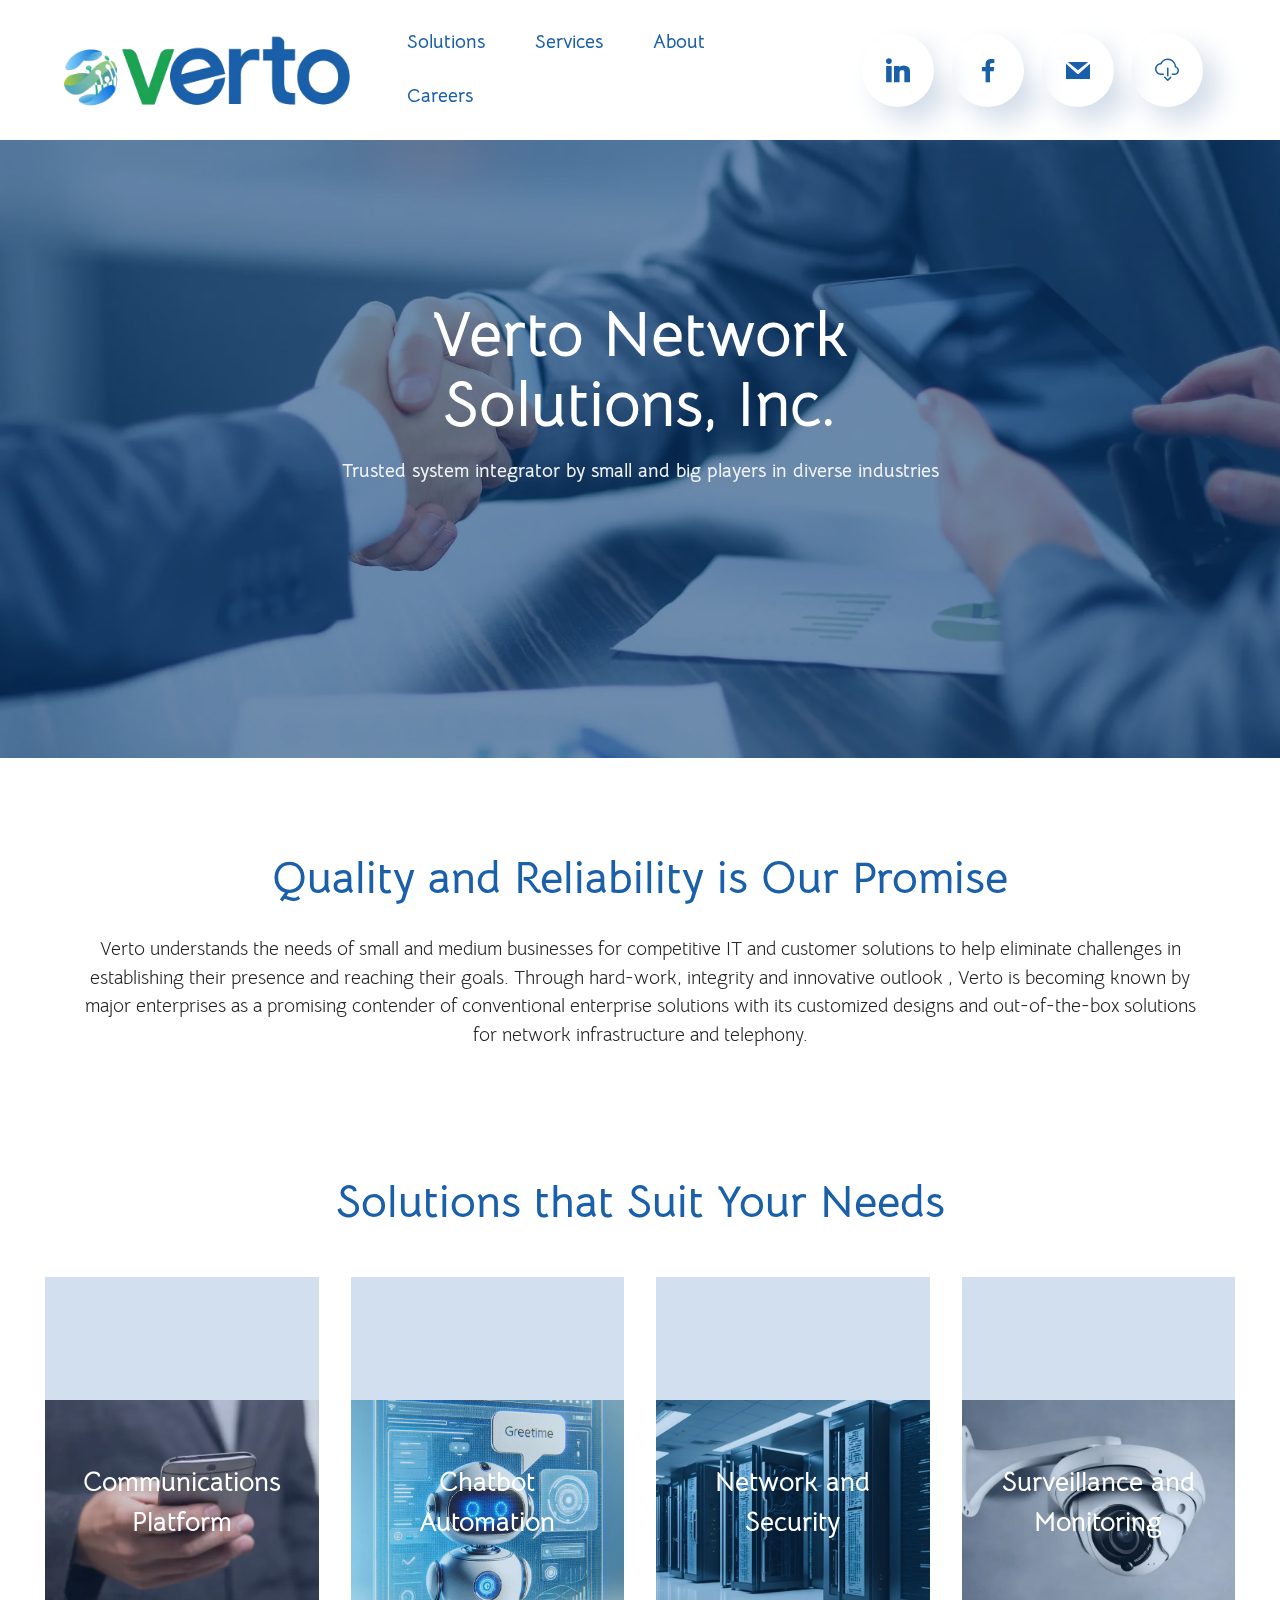
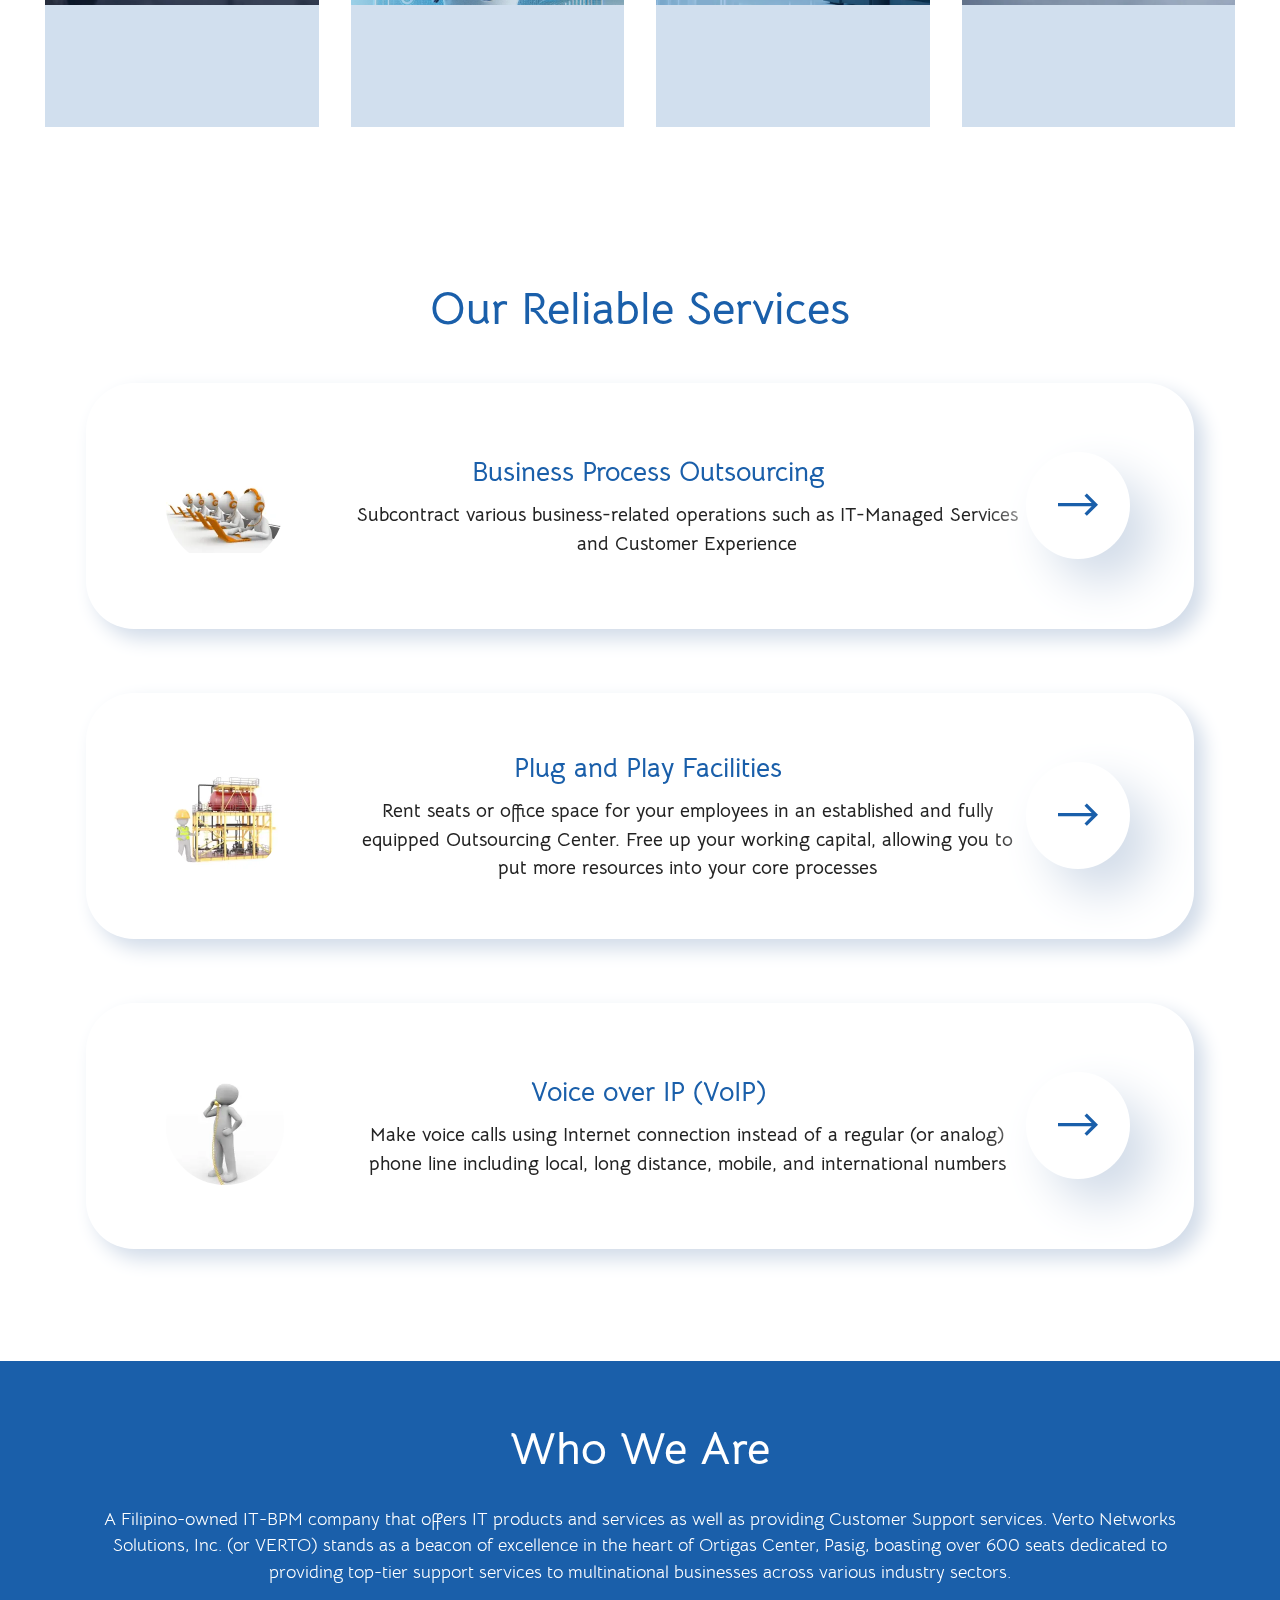
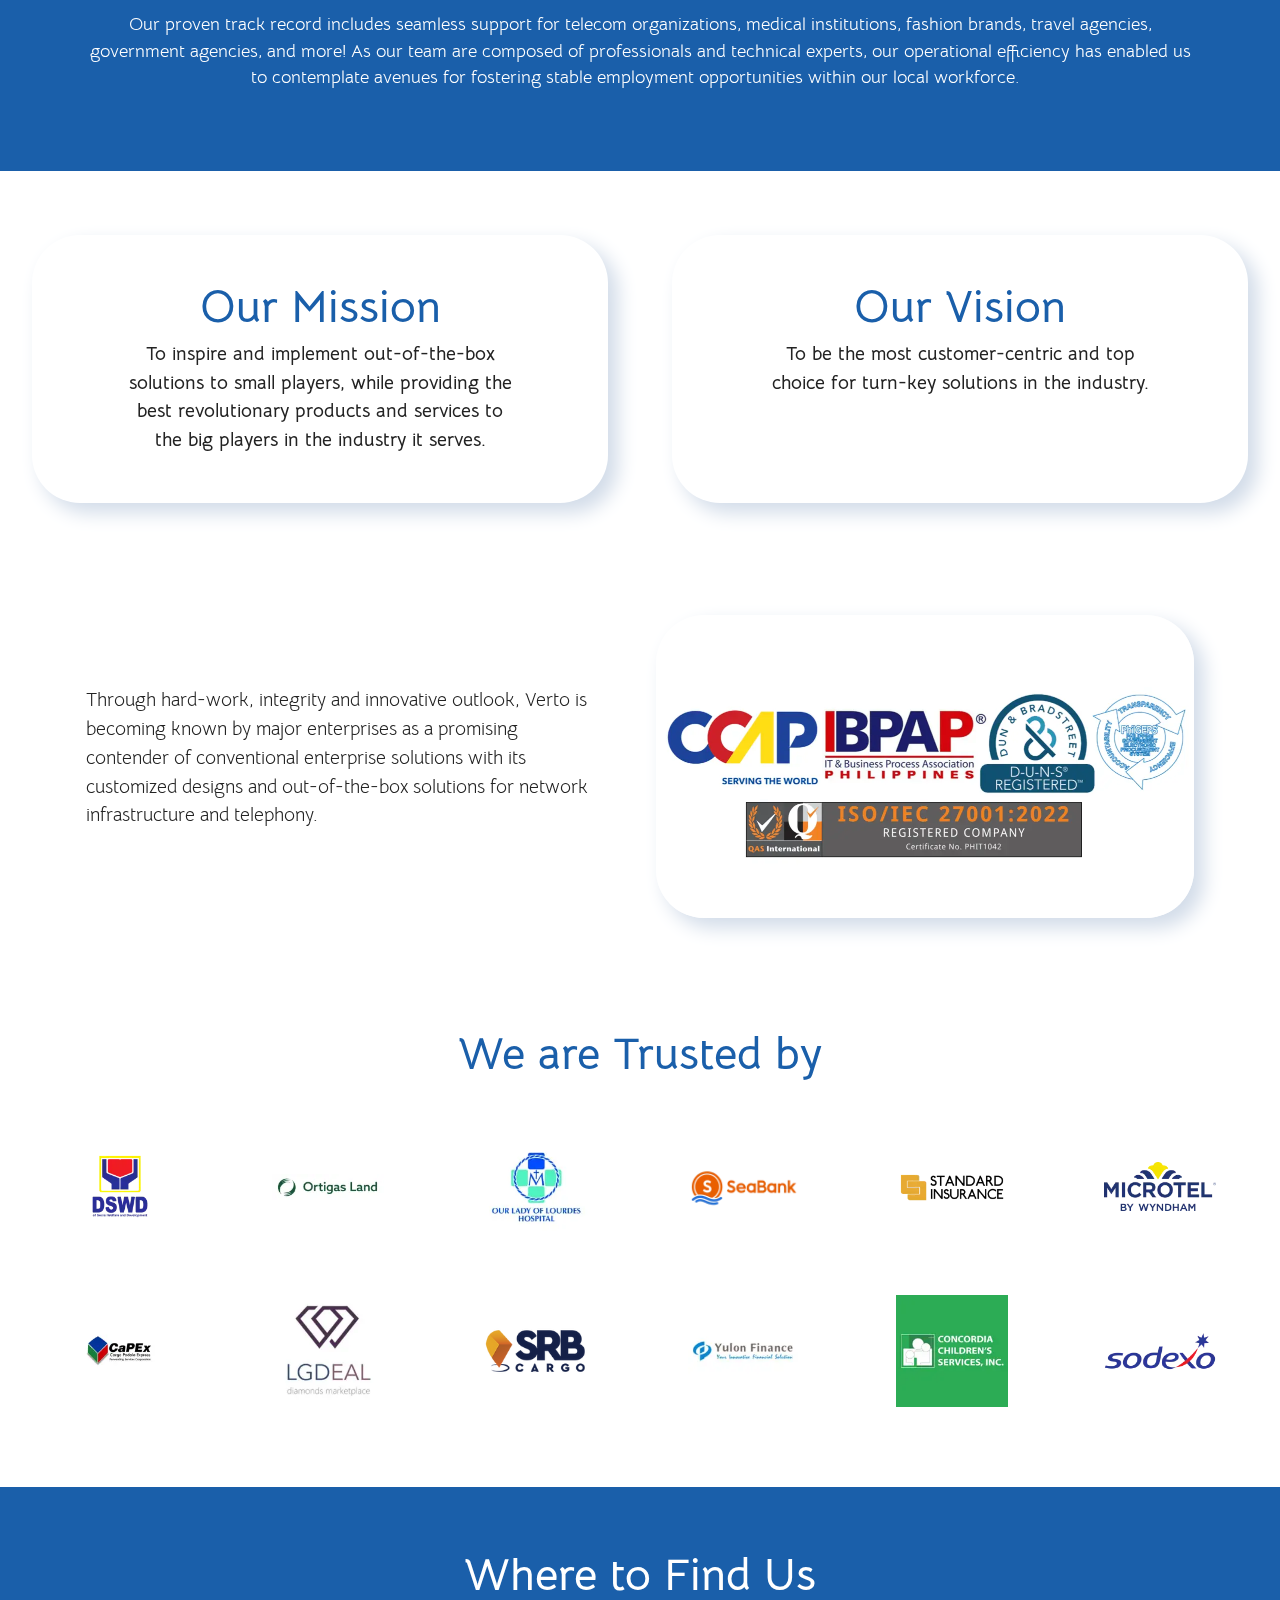
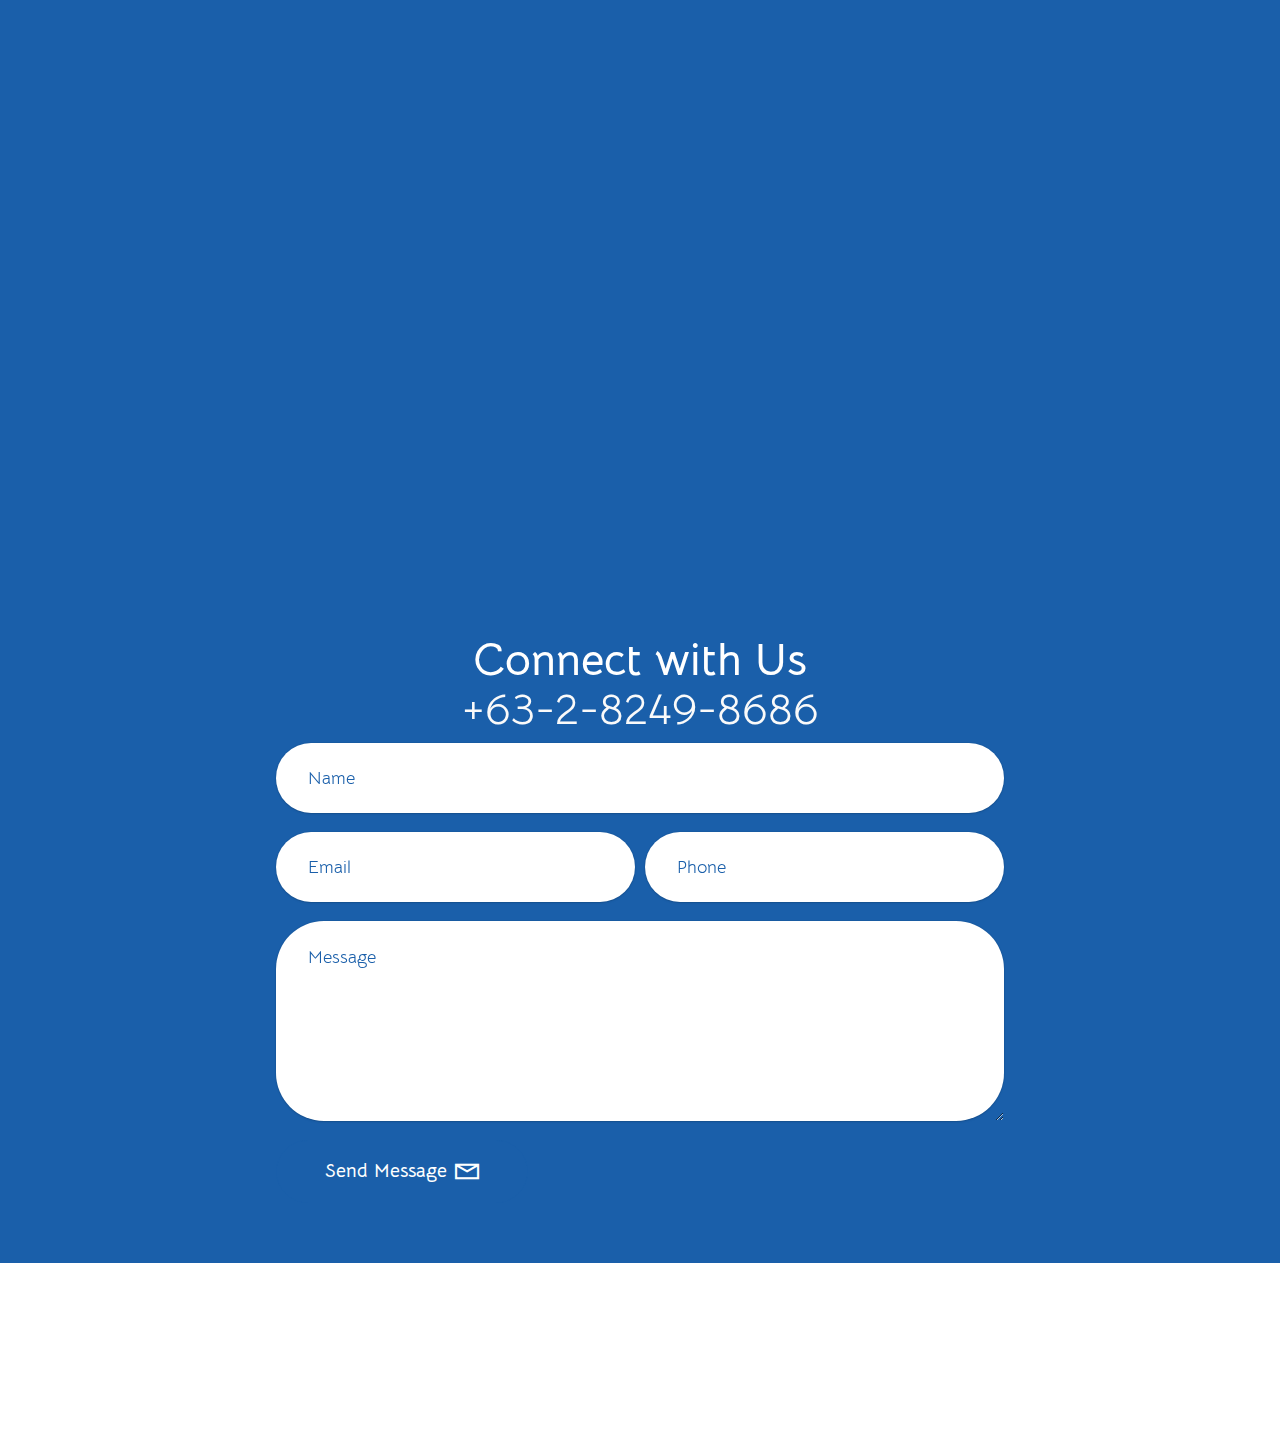
<file: index.html>
<!DOCTYPE html>
<html  >
<head>
  <!-- Site made with Mobirise Website Builder v5.9.17, https://mobirise.com -->
  <meta charset="UTF-8">
  <meta http-equiv="X-UA-Compatible" content="IE=edge">
  <meta name="generator" content="Mobirise v5.9.17, mobirise.com">
  <meta name="viewport" content="width=device-width, initial-scale=1, minimum-scale=1">
  <link rel="shortcut icon" href="assets/images/verto-favicon-128x129.png" type="image/x-icon">
  <meta name="description" content="">
  
  
  <title>Home</title>
  <link rel="stylesheet" href="assets/web/assets/mobirise-icons2/mobirise2.css">
  <link rel="stylesheet" href="assets/web/assets/mobirise-icons-bold/mobirise-icons-bold.css">
  <link rel="stylesheet" href="assets/tether/tether.min.css">
  <link rel="stylesheet" href="assets/bootstrap/css/bootstrap.min.css">
  <link rel="stylesheet" href="assets/bootstrap/css/bootstrap-grid.min.css">
  <link rel="stylesheet" href="assets/bootstrap/css/bootstrap-reboot.min.css">
  <link rel="stylesheet" href="assets/popup-overlay-plugin/style.css">
  <link rel="stylesheet" href="assets/dropdown/css/style.css">
  <link rel="stylesheet" href="assets/formstyler/jquery.formstyler.css">
  <link rel="stylesheet" href="assets/formstyler/jquery.formstyler.theme.css">
  <link rel="stylesheet" href="assets/datepicker/jquery.datetimepicker.min.css">
  <link rel="stylesheet" href="assets/socicon/css/styles.css">
  <link rel="stylesheet" href="assets/theme/css/style.css">
  <link rel="stylesheet" href="assets/recaptcha.css">
  <link rel="preload" href="https://fonts.googleapis.com/css?family=Bellota+Text:300,300i,400,400i,700,700i&display=swap" as="style" onload="this.onload=null;this.rel='stylesheet'">
  <noscript><link rel="stylesheet" href="https://fonts.googleapis.com/css?family=Bellota+Text:300,300i,400,400i,700,700i&display=swap"></noscript>
  <link rel="preload" as="style" href="assets/mobirise/css/mbr-additional.css?v=2oKlOa"><link rel="stylesheet" href="assets/mobirise/css/mbr-additional.css?v=2oKlOa" type="text/css">

  
  
  
</head>
<body>
  
  <section class="menu menu1 cid-u6RTffE7RL" once="menu" id="menu1-0">
    
    <nav class="navbar navbar-dropdown navbar-fixed-top navbar-expand-lg">
        <div class="container">
            <div class="navbar-brand">
                <span class="navbar-logo">
                    
                        <a href="index.html"><img src="assets/images/verto-png-810x234.webp" alt="Verto Logo" style="height: 5.8rem;"></a>
                    
                </span>
                
            </div>
            <button class="navbar-toggler" type="button" data-toggle="collapse" data-target="#navbarSupportedContent" aria-controls="navbarNavAltMarkup" aria-expanded="false" aria-label="Toggle navigation">
                <div class="hamburger">
                    <span></span>
                    <span></span>
                    <span></span>
                    <span></span>
                </div>
            </button>
            <div class="collapse navbar-collapse" id="navbarSupportedContent">
                <ul class="navbar-nav nav-dropdown nav-right" data-app-modern-menu="true"><li class="nav-item"><a class="nav-link link text-success text-primary display-7" href="index.html#features01-5f">Solutions</a></li>
                    <li class="nav-item"><a class="nav-link link text-success text-primary display-7" href="index.html#clients01-b">Services</a></li>
                    <li class="nav-item"><a class="nav-link link text-success text-primary display-7" href="index.html#article01-e">About</a></li><li class="nav-item"><a class="nav-link link text-success text-primary display-7" href="index.html#article01-e">Careers</a></li></ul>
                <div class="icons-menu">
                    <a class="iconfont-wrapper" href="https://www.linkedin.com/company/verto-communications-networks-solutions/about/" target="_blank">
                        <span class="p-2 mbr-iconfont socicon-linkedin socicon"></span>
                    </a>
                    <a class="iconfont-wrapper" href="https://www.facebook.com/vertoph" target="_blank">
                        <span class="p-2 mbr-iconfont socicon-facebook socicon"></span>
                    </a>
                    <a class="iconfont-wrapper" href="index.html#contacts08-o" target="_blank">
                        <span class="p-2 mbr-iconfont socicon-mail socicon"></span>
                    </a>
                    <a class="iconfont-wrapper" href="brochures.html" target="_blank">
                        <span class="p-2 mbr-iconfont mbrib-download"></span>
                    </a>
                </div>
                
            </div>
        </div>
    </nav>
</section>

<section class="header3 cid-u7ymJeu5uH mbr-parallax-background" id="header03-4d">

    
    


    <div class="mbr-overlay" style="opacity: 0.6; background-color: rgb(11, 62, 117);"></div>

    <div class="container">
        <div class="row justify-content-center">
            <div class="col-12 col-lg-7">
                <h1 class="mbr-section-title mbr-fonts-style mb-3 display-1"><strong>Verto Network Solutions, Inc.</strong></h1>
                
                <p class="mbr-text mbr-fonts-style mb-4 display-7"><strong>Trusted system integrator by small and big players in diverse industries</strong><br></p>
                
            </div>
        </div>
    </div>
</section>

<section class="article1 cid-u6RWKQDRRu" id="article01-2">
    
    <div class="container-fluid">
        <div class="row justify-content-center">
            <div class="col-md-12 align-left col-lg-11">
                
                <h4 class="mbr-section-subtitle mbr-fonts-style mb-4 display-2"><strong>Quality and Reliability is Our Promise</strong></h4>
                <p class="mbr-text mbr-fonts-style display-7">Verto understands the needs of small and medium businesses for competitive IT and customer solutions to help eliminate challenges in establishing their presence and reaching their goals.&nbsp;Through hard-work, integrity and innovative outlook , Verto is becoming known by major enterprises as a promising contender of conventional enterprise solutions with its customized designs and out-of-the-box solutions for network infrastructure and telephony.<br></p>
            </div>
        </div>
    </div>
</section>

<section class="features01 divem5 cid-u7ZSvUSDZ2" id="features01-5f">
    

    
    

    <div class="container-fluid">
        <div class="row">
            <div class="col-12">
                <div class="title-wrapper">
                    <h2 class="mbr-section-title mbr-fonts-style display-2">
                        <strong>Solutions that Suit Your Needs</strong></h2>
                </div>
            </div>
            <div class="item features-image col-12 col-lg-3">
                <div class="item-wrapper">
                    <div class="item-img">
                        <a href="communications.html"><img src="assets/images/mbr-665x443.webp" alt="Communications"></a>
                        <h4 class="item-title mbr-fonts-style display-5"><strong>
                            Communications Platform</strong></h4>
                    </div>
                    <div class="mbr-section-btn"><a class="btn btn-success display-4" href="communications.html">Explore</a></div>
                </div>
            </div>
            <div class="item features-image col-12 col-lg-3">
                <div class="item-wrapper">
                    <div class="item-img">
                        <a href="chatbot.html"><img src="assets/images/chatbot-1.webp" alt="Chatbot"></a>
                        <h4 class="item-title mbr-fonts-style display-5"><strong>
                            Chatbot Automation</strong></h4>
                    </div>
                    <div class="mbr-section-btn"><a class="btn btn-success display-4" href="chatbot.html">Explore</a></div>
                </div>
            </div>
            <div class="item features-image col-12 col-lg-3">
                <div class="item-wrapper">
                    <div class="item-img">
                        <a href="networkandcybersecurity.html"><img src="assets/images/mbr-1-880x659.webp" alt="Network and Security"></a>
                        <h4 class="item-title mbr-fonts-style display-5"><strong>Network and Security</strong></h4>
                    </div>
                    <div class="mbr-section-btn"><a class="btn btn-success display-4" href="networkandcybersecurity.html">Explore</a></div>
                </div>
            </div>
            <div class="item features-image col-12 col-lg-3">
                <div class="item-wrapper">
                    <div class="item-img">
                        <a href="surveillance.html"><img src="assets/images/mbr-1-880x660.webp" alt="Surveillance and Monitoring"></a>
                        <h4 class="item-title mbr-fonts-style display-5"><strong>
                            Surveillance and Monitoring</strong></h4>
                    </div>
                    <div class="mbr-section-btn"><a class="btn btn-success display-4" href="surveillance.html">Explore</a></div>
                </div>
            </div>
        </div>
    </div>
</section>

<section class="clients1 cid-u6SzyJ6UQS" id="clients01-b">
    
    

    
    <div class="container">
        <div class="row justify-content-center">
            <div class="col-12">
                <h2 class="title align-left mbr-fonts-style mb-5 display-2"><strong>Our Reliable Services</strong></h2>

            </div>
            <div class="card col-12 col-md-12 col-lg-12">
                <div class="card-wrapper">
                    <img src="assets/images/mbr-236x189.webp" alt="Mobirise">
                    <div class="card-box">
                        <h4 class="card-title mbr-fonts-style mb-2 display-5"><strong>Business Process Outsourcing</strong></h4>
                        <h5 class="card-text mbr-fonts-style display-7"><strong>Subcontract various business-related operations such as IT-Managed Services and Customer Experience</strong></h5>
                    </div>

                    <a href="bpo.html"><span class="mbr-iconfont m-auto mobi-mbri-right mobi-mbri"></span></a>


                </div>
            </div>
            <div class="card col-12 col-md-12 col-lg-12">
                <div class="card-wrapper">
                    <img src="assets/images/mbr-1-236x236.webp" alt="Mobirise">
                    <div class="card-box">
                        <h4 class="card-title mbr-fonts-style mb-2 display-5"><strong>Plug and Play Facilities</strong></h4>
                        <h5 class="card-text mbr-fonts-style display-7"><strong>Rent seats or office space for your employees in an established and fully equipped Outsourcing Center. Free up your working capital, allowing you to put more resources into your core processes</strong></h5>
                    </div>
                    <a href="seatleasing.html"><span class="mbr-iconfont m-auto mobi-mbri-right mobi-mbri"></span></a>
                </div>
            </div>
            <div class="card col-12 col-md-12 col-lg-12">
                <div class="card-wrapper">
                    <img src="assets/images/mbr-2-236x236.webp" alt="Mobirise">
                    <div class="card-box">
                        <h4 class="card-title mbr-fonts-style mb-2 display-5"><strong>Voice over IP (VoIP)</strong></h4>
                        <h5 class="card-text mbr-fonts-style display-7"><strong>Make voice calls using Internet connection instead of a regular (or analog) phone line including local, long distance, mobile, and international numbers</strong></h5>
                    </div>
                    <a href="voip.html"><span class="mbr-iconfont m-auto mobi-mbri-right mobi-mbri"></span></a>
                </div>
            </div>


        </div>
    </div>
</section>

<section class="article1 cid-u6T4GCsfJ1" id="article01-e">
    
    <div class="container-fluid">
        <div class="row justify-content-center">
            <div class="col-md-12 align-left col-lg-11">
                
                <h4 class="mbr-section-subtitle mbr-fonts-style mb-4 display-2"><strong>Who We Are</strong></h4>
                <p class="mbr-text mbr-fonts-style display-4">A Filipino-owned IT-BPM company that offers IT products and services as well as providing Customer Support services. Verto Networks Solutions, Inc. (or VERTO) stands as a beacon of excellence in the heart of Ortigas Center, Pasig, boasting over 600 seats dedicated to providing top-tier support services to multinational businesses across various industry sectors. 
<br>
<br>Our proven track record includes seamless support for telecom organizations, medical institutions, fashion brands, travel agencies, government agencies, and more! As our team are composed of professionals and technical experts, our operational efficiency has enabled us to contemplate avenues for fostering stable employment opportunities within our local workforce.&nbsp;&nbsp;<br></p>
            </div>
        </div>
    </div>
</section>

<section class="features3 cid-u6T8d492zG" id="features03-j">
    
    

    
    <div class="container-fluid">
        <div class="row justify-content-center">
            <div class="card col-12 col-md-10 col-lg-6">
                <div class="card-wrapper">
                    
                    <div class="card-box">
  
                        <h4 class="card-title mbr-fonts-style mb-2 display-2"><strong>Our Mission</strong></h4>
                        <h5 class="card-text mbr-fonts-style display-7"><strong>To inspire and implement out-of-the-box
</strong><div><strong>solutions to small players, while providing the
</strong></div><div><strong>best revolutionary products and services to
</strong></div><div><strong>the big players in the industry it serves.</strong></div></h5>

                    </div>
                </div>
            </div>
            <div class="card col-12 col-md-10 col-lg-6">
                <div class="card-wrapper">
                    
                    <div class="card-box">
                        <h4 class="card-title mbr-fonts-style mb-2 display-2"><strong>Our Vision</strong></h4>
                        <h5 class="card-text mbr-fonts-style display-7"><strong>To be the most customer-centric and top
</strong><div><strong>choice for turn-key solutions in the industry.</strong></div><br><div><strong>
</strong></div><div><br></div></h5>
                    </div>
                </div>
            </div>


        </div>
    </div>
</section>

<section class="article5 cid-u6T92u7xAh" id="article06-k">

    
    


    
    <div class="container">
        <div class="row justify-content-center">
            <div class="card col-12 col-lg">
                <div class="card-wrapper align-left">
                    
                    <p class="mbr-text mbr-fonts-style display-7">Through hard-work, integrity and innovative outlook, Verto is becoming known by major enterprises as a promising contender of conventional enterprise solutions with its customized designs and out-of-the-box solutions for network infrastructure and telephony.&nbsp;<br></p>
                    
                </div>
            </div>
            <div class="col-12 col-lg-6">
                <div class="image-wrapper">
                    <img src="assets/images/certifications-1076x605.webp" alt="Certifications">
                </div>
            </div>
        </div>
    </div>
</section>

<section class="people5 shopm5 cid-u7JFy0uDtF" id="apeople5-53">
    
    <div class="images-container container-fluid">
        <div class="mbr-section-head">
            <h3 class="mbr-section-title mbr-fonts-style align-center mb-0 display-2">
                <strong>We are Trusted by</strong></h3>
            
        </div>
        <div class="row justify-content-center">
            <div class="card col-6 col-md-4 col-lg-2">
                <img src="assets/images/dswd-symbol-188x106.webp" alt="DSWD">
            </div>
            <div class="card col-6 col-md-4 col-lg-2">
                <img src="assets/images/hellmann-188x44.webp" alt="Ortigas Land">
            </div>
            <div class="card col-6 col-md-4 col-lg-2">
                <img src="assets/images/ollh-logo-188x148.webp" alt="OLLH">
            </div>
            <div class="card col-6 col-md-4 col-lg-2">
                <img src="assets/images/sea-bank-logo-236x124.webp" alt="Seabank">
            </div>
            <div class="card col-6 col-md-4 col-lg-2">
                <img src="assets/images/standard-insurance-188x57.webp" alt="Standard Insurance">
            </div>
            <div class="card col-6 col-md-4 col-lg-2">
                <img src="assets/images/microtel-188x82.webp" alt="Microtel">
            </div>
            <div class="card col-6 col-md-4 col-lg-2">
                <img src="assets/images/capex-188x83.webp" alt="Capex">
            </div>
            <div class="card col-6 col-md-4 col-lg-2">
                <img src="assets/images/lg-deal-188x188.webp" alt="LG Deal">
            </div>
            <div class="card col-6 col-md-4 col-lg-2">
                <img src="assets/images/srb-cargo-logo-for-bright.webp" alt="SRB Cargo">
            </div>
            <div class="card col-6 col-md-4 col-lg-2">
                <img src="assets/images/yulon-188x188.webp" alt="Yulon">
            </div>
            <div class="card col-6 col-md-4 col-lg-2">
                <img src="assets/images/concordia-188x188.webp" alt="Concordia">
            </div>
            <div class="card col-6 col-md-4 col-lg-2">
                <img src="assets/images/sodexo-188x63.webp" alt="Sodexo">
            </div>
        </div>
    </div>
</section>

<section class="map1 cid-u6T9Pi1hJh" id="contacts01-m">
    
    

    
    <div class="container">
        <div class="mbr-section-head mb-4">
            <h3 class="mbr-section-title mbr-fonts-style align-center mb-0 display-2">
                <strong>Where to Find Us</strong></h3>
            
        </div>
        <div class="google-map"><iframe frameborder="0" style="border:0" src="https://www.google.com/maps/embed?pb=!1m18!1m12!1m3!1d3861.366341655413!2d121.05280979678955!3d14.578189200000006!2m3!1f0!2f0!3f0!3m2!1i1024!2i768!4f13.1!3m3!1m2!1s0x3397c86ab75d92e1%3A0x688739fbf3eee1fa!2sVerto%20Network%20Solutions!5e0!3m2!1sen!2sph!4v1710319018170!5m2!1sen!2sph" allowfullscreen=""></iframe></div>
    </div>
</section>

<section class="form cid-u6TbeZFWmE" id="contacts08-o">
    
    
    <div class="container">
        <div class="row">
            <div class="col-lg-8 mx-auto mbr-form" data-form-type="formoid">
                <!--Formbuilder Form-->
                <form action="https://mobirise.eu/" method="POST" class="mbr-form form-with-styler" data-form-title="Form Name"><input type="hidden" name="email" data-form-email="true" value="o1A8Nc7w2KNM91CtN8zn2bi26/QPbHacYr8j5mrZ04b6IddqBw7EGlBx6Njrt8Haq2vOwu+QjPsRCZrqa6TUZo9aB6w2SoabiQSWkC+iPEyOfcJhxSGAc+RSrXK6Wlix.mXGqs5qJe9GUDxSSenp2jD6Lhud4sn+ZGoe9CBX80LgD2V9JUaIWON6CItK/aH2OztOb9qraoERd6A5fbHwSEB1eQPDz9B9BBzzH2l7zLa6rPhLurR+AZV3KtNto9p1p">
                    <div class="form-row">
                        <div hidden="hidden" data-form-alert="" class="alert alert-success col-12">Your message is received!

One of our people will contact you soon.</div>
                        <div hidden="hidden" data-form-alert-danger="" class="alert alert-danger col-12">Oops...! some
                            problem!</div>
                    </div>
                    <div class="dragArea form-row">
                        <div class="col-lg-12 col-md-12 col-sm-12">
                            <h4 class="mbr-fonts-style display-2"><strong>Connect with Us</strong><br><strong><a href="tel:+63282498686" class="text-white">+63-2-8249-8686</a></strong></h4>
                        </div>
                        <div class="col-lg-12 col-md-12 col-sm-12">
                        </div>
                        <div data-for="name" class="col-lg-12 col-md-12 col-sm-12 form-group">
                            <input type="text" name="name" placeholder="Name" data-form-field="name" class="form-control display-7" value="" id="name-contacts08-o">
                        </div>
                        <div data-for="email" class="col-lg-6 col-md-12 col-sm-12 form-group">
                            <input type="email" name="email" placeholder="Email" data-form-field="email" class="form-control display-7" value="" id="email-contacts08-o">
                        </div>
                        <div data-for="phone" class="col-lg-6 col-md-12 col-sm-12 form-group">
                            <input type="tel" name="phone" placeholder="Phone" data-form-field="phone" class="form-control display-7" value="" id="phone-contacts08-o">
                        </div>
                        <div data-for="message" class="col-lg-12 col-md-12 col-sm-12 form-group">
                            <textarea name="message" placeholder="Message" data-form-field="message" class="form-control display-7" id="message-contacts08-o"></textarea>
                        </div>
                        <div class="col-auto"><button type="submit" class="btn btn-lg btn-success display-7"><span class="mobi-mbri mobi-mbri-letter mbr-iconfont mbr-iconfont-btn"></span>Send
                                Message</button></div>
                    </div>
                </form>
                <!--Formbuilder Form-->
            </div>
        </div>
    </div>
</section>

<section class="footer1 cid-u7LbedBSmZ mbr-reveal" once="footers" id="footer01-5b">
    

    

    <div class="container">
        <div class="media-container-row align-center mbr-white">
            <div class="row row-links">
                <ul class="foot-menu">
                    
                    
                    
                    
                    
                <li class="foot-menu-item mbr-fonts-style display-7"><a href="tel:+63282498686" class="text-white">+63-2-8249-8686</a></li><li class="foot-menu-item mbr-fonts-style display-7"><a href="mailto:salesteam@vertocommunications.net" class="text-white">salesteam@vertocommunications.net</a></li><li class="foot-menu-item mbr-fonts-style display-7"><a href="mailto:apply@vertonetworks.com" class="text-white">apply@vertonetworks.com</a></li></ul>
            </div>
            
            <div class="row row-copirayt">
                <p class="mbr-text mb-0 mbr-fonts-style mbr-white align-center display-4">
                    © Copyright 2023 Verto Network Solutions, Inc. - All Rights Reserved
                </p>
            </div>
        </div>
    </div>
</section>


<script src="assets/web/assets/jquery/jquery.min.js"></script>
  <script src="assets/popper/popper.min.js"></script>
  <script src="assets/tether/tether.min.js"></script>
  <script src="assets/bootstrap/js/bootstrap.min.js"></script>
  <script src="assets/smoothscroll/smooth-scroll.js"></script>
  <script src="assets/dropdown/js/nav-dropdown.js"></script>
  <script src="assets/dropdown/js/navbar-dropdown.js"></script>
  <script src="assets/touchswipe/jquery.touch-swipe.min.js"></script>
  <script src="assets/parallax/jarallax.min.js"></script>
  <script src="assets/formstyler/jquery.formstyler.js"></script>
  <script src="assets/formstyler/jquery.formstyler.min.js"></script>
  <script src="assets/datepicker/jquery.datetimepicker.full.js"></script>
  <script src="assets/theme/js/script.js"></script>
  <script src="assets/formoid.min.js"></script>
  
  
  
</body>
</html>
</file>
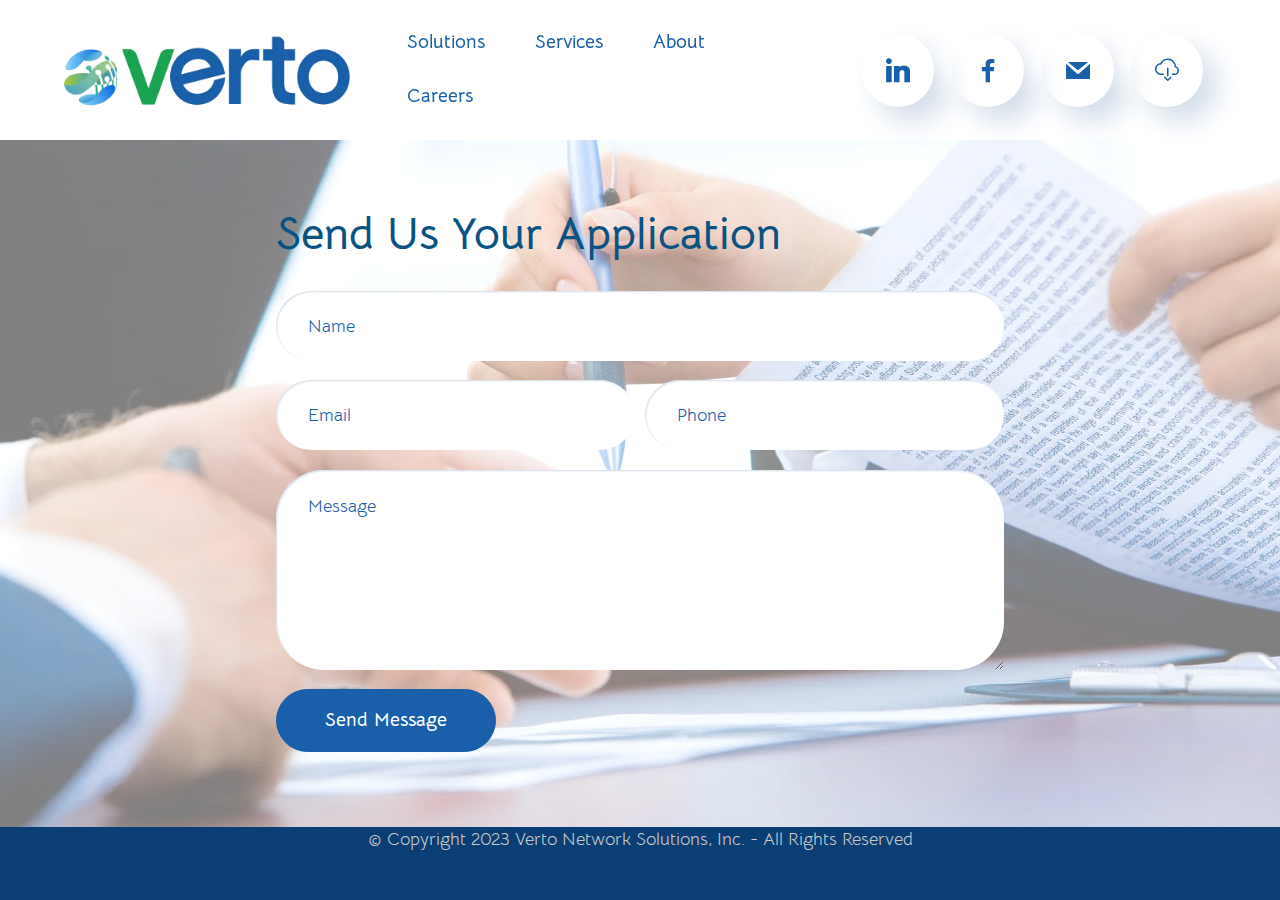
<file: apply.html>
<!DOCTYPE html>
<html  >
<head>
  <!-- Site made with Mobirise Website Builder v5.9.17, https://mobirise.com -->
  <meta charset="UTF-8">
  <meta http-equiv="X-UA-Compatible" content="IE=edge">
  <meta name="generator" content="Mobirise v5.9.17, mobirise.com">
  <meta name="viewport" content="width=device-width, initial-scale=1, minimum-scale=1">
  <link rel="shortcut icon" href="assets/images/verto-favicon-128x129.png" type="image/x-icon">
  <meta name="description" content="">
  
  
  <title>Apply</title>
  <link rel="stylesheet" href="assets/web/assets/mobirise-icons-bold/mobirise-icons-bold.css">
  <link rel="stylesheet" href="assets/tether/tether.min.css">
  <link rel="stylesheet" href="assets/bootstrap/css/bootstrap.min.css">
  <link rel="stylesheet" href="assets/bootstrap/css/bootstrap-grid.min.css">
  <link rel="stylesheet" href="assets/bootstrap/css/bootstrap-reboot.min.css">
  <link rel="stylesheet" href="assets/popup-overlay-plugin/style.css">
  <link rel="stylesheet" href="assets/dropdown/css/style.css">
  <link rel="stylesheet" href="assets/formstyler/jquery.formstyler.css">
  <link rel="stylesheet" href="assets/formstyler/jquery.formstyler.theme.css">
  <link rel="stylesheet" href="assets/datepicker/jquery.datetimepicker.min.css">
  <link rel="stylesheet" href="assets/socicon/css/styles.css">
  <link rel="stylesheet" href="assets/theme/css/style.css">
  <link rel="stylesheet" href="assets/recaptcha.css">
  <link rel="preload" href="https://fonts.googleapis.com/css?family=Bellota+Text:300,300i,400,400i,700,700i&display=swap" as="style" onload="this.onload=null;this.rel='stylesheet'">
  <noscript><link rel="stylesheet" href="https://fonts.googleapis.com/css?family=Bellota+Text:300,300i,400,400i,700,700i&display=swap"></noscript>
  <link rel="preload" as="style" href="assets/mobirise/css/mbr-additional.css?v=6TiMCO"><link rel="stylesheet" href="assets/mobirise/css/mbr-additional.css?v=6TiMCO" type="text/css">

  
  
  
</head>
<body>
  
  <section class="menu menu1 cid-u74KuurBWM" once="menu" id="menu1-5w">
    
    <nav class="navbar navbar-dropdown navbar-fixed-top navbar-expand-lg">
        <div class="container">
            <div class="navbar-brand">
                <span class="navbar-logo">
                    
                        <a href="index.html"><img src="assets/images/verto-png-810x234.webp" alt="Verto Logo" style="height: 5.8rem;"></a>
                    
                </span>
                
            </div>
            <button class="navbar-toggler" type="button" data-toggle="collapse" data-target="#navbarSupportedContent" aria-controls="navbarNavAltMarkup" aria-expanded="false" aria-label="Toggle navigation">
                <div class="hamburger">
                    <span></span>
                    <span></span>
                    <span></span>
                    <span></span>
                </div>
            </button>
            <div class="collapse navbar-collapse" id="navbarSupportedContent">
                <ul class="navbar-nav nav-dropdown nav-right" data-app-modern-menu="true"><li class="nav-item"><a class="nav-link link text-success text-primary display-7" href="index.html#features01-5f">Solutions</a></li>
                    <li class="nav-item"><a class="nav-link link text-success text-primary display-7" href="index.html#clients01-b">Services</a></li>
                    <li class="nav-item"><a class="nav-link link text-success text-primary display-7" href="index.html#article01-e">About</a></li><li class="nav-item"><a class="nav-link link text-success text-primary display-7" href="index.html#article01-e">Careers</a></li></ul>
                <div class="icons-menu">
                    <a class="iconfont-wrapper" href="https://www.linkedin.com/company/verto-communications-networks-solutions/about/" target="_blank">
                        <span class="p-2 mbr-iconfont socicon-linkedin socicon"></span>
                    </a>
                    <a class="iconfont-wrapper" href="https://www.facebook.com/vertoph" target="_blank">
                        <span class="p-2 mbr-iconfont socicon-facebook socicon"></span>
                    </a>
                    <a class="iconfont-wrapper" href="index.html#contacts08-o" target="_blank">
                        <span class="p-2 mbr-iconfont socicon-mail socicon"></span>
                    </a>
                    <a class="iconfont-wrapper" href="brochures.html" target="_blank">
                        <span class="p-2 mbr-iconfont mbrib-download"></span>
                    </a>
                </div>
                
            </div>
        </div>
    </nav>
</section>

<section class="form cid-u81wuf9JLI" id="contacts08-5y">
    
    <div class="mbr-overlay"></div>
    <div class="container">
        <div class="row">
            <div class="col-lg-8 mx-auto mbr-form" data-form-type="formoid">
                <!--Formbuilder Form-->
                <form action="https://mobirise.eu/" method="POST" class="mbr-form form-with-styler" data-form-title="Form Name"><input type="hidden" name="email" data-form-email="true" value="C8JqyYErJ0ngLmg+s+B07kQA6frD8ur038wcHqjd2hjUvJ7EjXz7vn9DxMkjz0/XQ178WGNWchrSDuLTJUASPgkf8YP9Ne21p7P/mb7hZJNpAhobEdDKAH/jHZltGcSj.N9+JLweL8l7y89upXn84PUGpqb6BOOk7FwHmQRR7HhL2qCKHjRQehMIGJRO3KQb2DXWZm3NIEuPT4SMHsMGMMmV3l0BUbWtKoANPCYyrRVe/jNNdDt18ur96R8DP4o5K">
                    <div class="form-row">
                        <div hidden="hidden" data-form-alert="" class="alert alert-success col-12">Thank you for your interest in joining our team. Our HR will reach out to you soon.</div>
                        <div hidden="hidden" data-form-alert-danger="" class="alert alert-danger col-12">Oops...! some
                            problem!</div>
                    </div>
                    <div class="dragArea form-row">
                        <div class="col-lg-12 col-md-12 col-sm-12">
                            <h4 class="mbr-fonts-style display-2 align-left pb-4"><strong>Send Us Your Application</strong></h4>
                        </div>
                        <div class="col-lg-12 col-md-12 col-sm-12">
                        </div>
                        <div data-for="name" class="col-lg-12 col-md-12 col-sm-12 form-group">
                            <input type="text" name="name" placeholder="Name" data-form-field="name" class="form-control display-7" value="" id="name-contacts08-5y">
                        </div>
                        <div data-for="email" class="col-lg-6 col-md-12 col-sm-12 form-group">
                            <input type="email" name="email" placeholder="Email" data-form-field="email" class="form-control display-7" value="" id="email-contacts08-5y">
                        </div>
                        <div data-for="phone" class="col-lg-6 col-md-12 col-sm-12 form-group">
                            <input type="tel" name="phone" placeholder="Phone" data-form-field="phone" class="form-control display-7" value="" id="phone-contacts08-5y">
                        </div>
                        <div data-for="message" class="col-lg-12 col-md-12 col-sm-12 form-group">
                            <textarea name="message" placeholder="Message" data-form-field="message" class="form-control display-7" id="message-contacts08-5y"></textarea>
                        </div>
                        <div class="col-auto"><button type="submit" class="btn btn-lg btn-success display-7">Send Message</button></div>
                    </div>
                    
                    
                </form>
                <!--Formbuilder Form-->
            </div>
        </div>
    </div>
</section>

<section class="footer1 cid-u7LbedBSmZ mbr-reveal" once="footers" id="footer01-5x">
    

    

    <div class="container">
        <div class="media-container-row align-center mbr-white">
            <div class="row row-links">
                <ul class="foot-menu">
                    
                    
                    
                    
                    
                <li class="foot-menu-item mbr-fonts-style display-7"><a href="tel:+63282498686" class="text-white">+63-2-8249-8686</a></li><li class="foot-menu-item mbr-fonts-style display-7"><a href="mailto:salesteam@vertocommunications.net" class="text-white">salesteam@vertocommunications.net</a></li><li class="foot-menu-item mbr-fonts-style display-7"><a href="mailto:apply@vertonetworks.com" class="text-white">apply@vertonetworks.com</a></li></ul>
            </div>
            
            <div class="row row-copirayt">
                <p class="mbr-text mb-0 mbr-fonts-style mbr-white align-center display-4">
                    © Copyright 2023 Verto Network Solutions, Inc. - All Rights Reserved
                </p>
            </div>
        </div>
    </div>
</section>


<script src="assets/web/assets/jquery/jquery.min.js"></script>
  <script src="assets/popper/popper.min.js"></script>
  <script src="assets/tether/tether.min.js"></script>
  <script src="assets/bootstrap/js/bootstrap.min.js"></script>
  <script src="assets/smoothscroll/smooth-scroll.js"></script>
  <script src="assets/dropdown/js/nav-dropdown.js"></script>
  <script src="assets/dropdown/js/navbar-dropdown.js"></script>
  <script src="assets/touchswipe/jquery.touch-swipe.min.js"></script>
  <script src="assets/formstyler/jquery.formstyler.js"></script>
  <script src="assets/formstyler/jquery.formstyler.min.js"></script>
  <script src="assets/datepicker/jquery.datetimepicker.full.js"></script>
  <script src="assets/theme/js/script.js"></script>
  <script src="assets/formoid.min.js"></script>
  
  
  
</body>
</html>
</file>
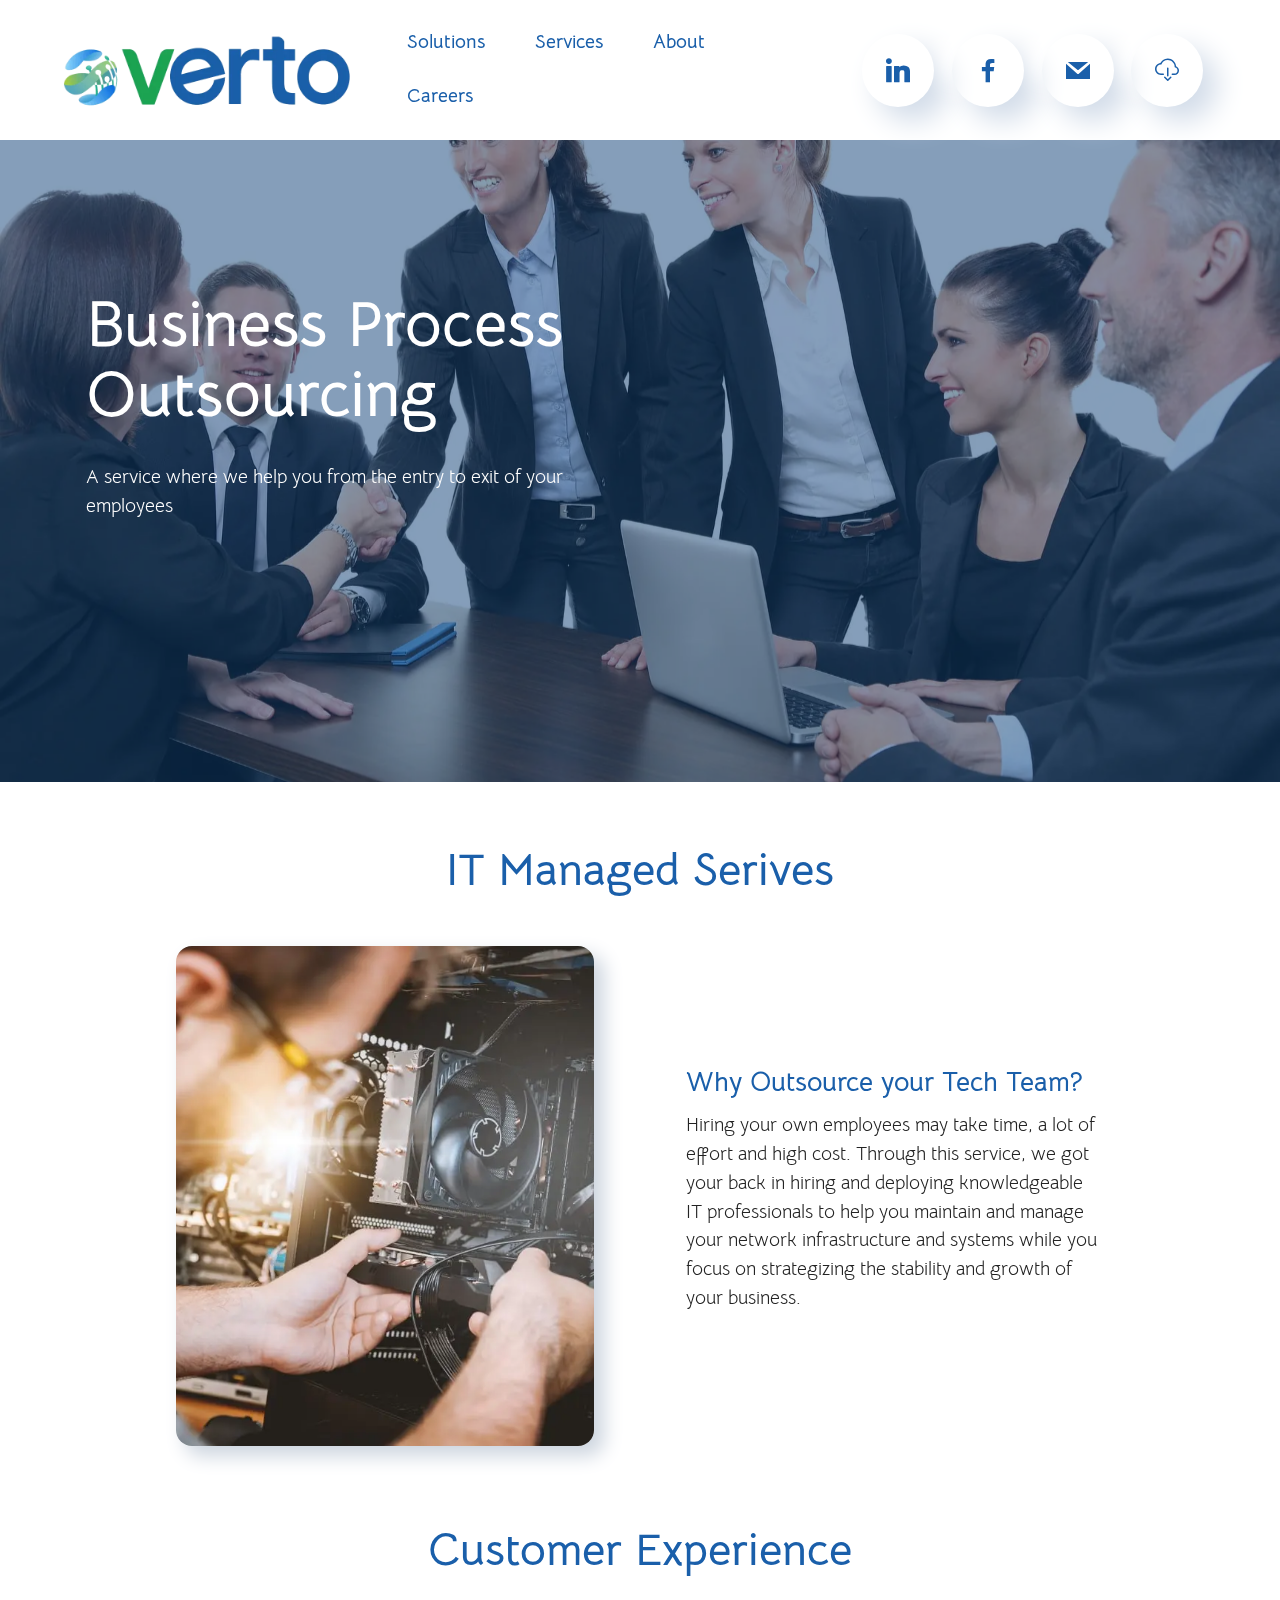
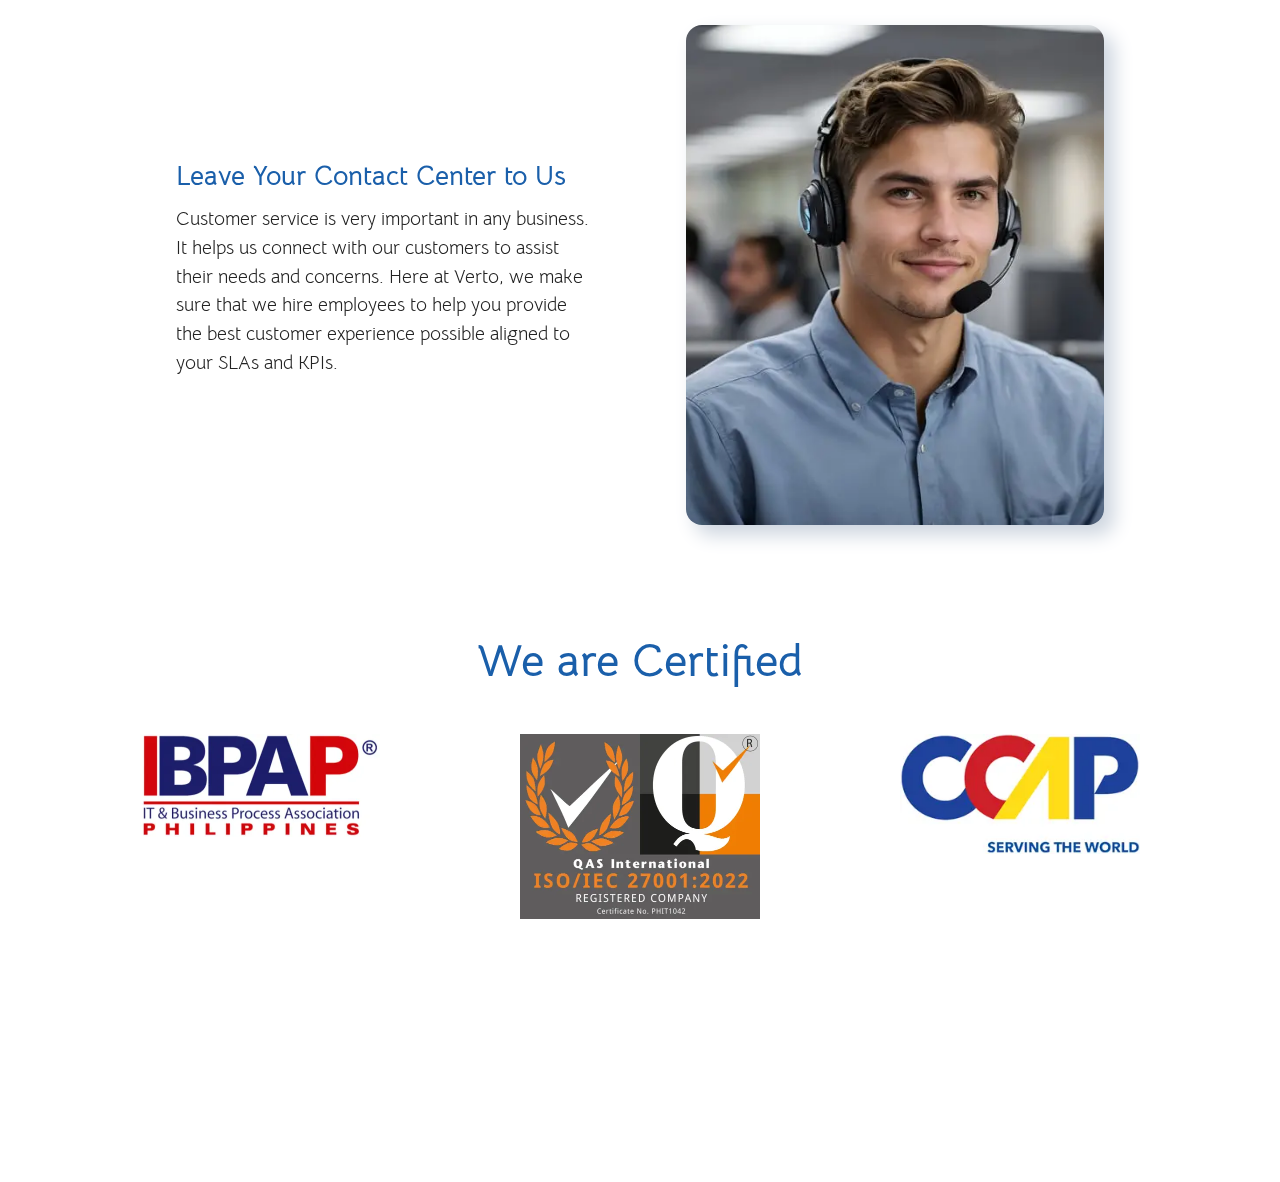
<file: bpo.html>
<!DOCTYPE html>
<html  >
<head>
  <!-- Site made with Mobirise Website Builder v5.9.17, https://mobirise.com -->
  <meta charset="UTF-8">
  <meta http-equiv="X-UA-Compatible" content="IE=edge">
  <meta name="generator" content="Mobirise v5.9.17, mobirise.com">
  <meta name="viewport" content="width=device-width, initial-scale=1, minimum-scale=1">
  <link rel="shortcut icon" href="assets/images/verto-favicon-128x129.png" type="image/x-icon">
  <meta name="description" content="">
  
  
  <title>BPO</title>
  <link rel="stylesheet" href="assets/web/assets/mobirise-icons-bold/mobirise-icons-bold.css">
  <link rel="stylesheet" href="assets/web/assets/mobirise-icons2/mobirise2.css">
  <link rel="stylesheet" href="assets/tether/tether.min.css">
  <link rel="stylesheet" href="assets/bootstrap/css/bootstrap.min.css">
  <link rel="stylesheet" href="assets/bootstrap/css/bootstrap-grid.min.css">
  <link rel="stylesheet" href="assets/bootstrap/css/bootstrap-reboot.min.css">
  <link rel="stylesheet" href="assets/dropdown/css/style.css">
  <link rel="stylesheet" href="assets/socicon/css/styles.css">
  <link rel="stylesheet" href="assets/theme/css/style.css">
  <link rel="preload" href="https://fonts.googleapis.com/css?family=Bellota+Text:300,300i,400,400i,700,700i&display=swap" as="style" onload="this.onload=null;this.rel='stylesheet'">
  <noscript><link rel="stylesheet" href="https://fonts.googleapis.com/css?family=Bellota+Text:300,300i,400,400i,700,700i&display=swap"></noscript>
  <link rel="preload" as="style" href="assets/mobirise/css/mbr-additional.css?v=SyTlfv"><link rel="stylesheet" href="assets/mobirise/css/mbr-additional.css?v=SyTlfv" type="text/css">

  
  
  
</head>
<body>
  
  <section class="menu menu1 cid-u6RTffE7RL" once="menu" id="menu1-4e">
    
    <nav class="navbar navbar-dropdown navbar-fixed-top navbar-expand-lg">
        <div class="container">
            <div class="navbar-brand">
                <span class="navbar-logo">
                    
                        <a href="index.html"><img src="assets/images/verto-png-810x234.webp" alt="Verto Logo" style="height: 5.8rem;"></a>
                    
                </span>
                
            </div>
            <button class="navbar-toggler" type="button" data-toggle="collapse" data-target="#navbarSupportedContent" aria-controls="navbarNavAltMarkup" aria-expanded="false" aria-label="Toggle navigation">
                <div class="hamburger">
                    <span></span>
                    <span></span>
                    <span></span>
                    <span></span>
                </div>
            </button>
            <div class="collapse navbar-collapse" id="navbarSupportedContent">
                <ul class="navbar-nav nav-dropdown nav-right" data-app-modern-menu="true"><li class="nav-item"><a class="nav-link link text-success text-primary display-7" href="index.html#slider2-a">Solutions</a></li>
                    <li class="nav-item"><a class="nav-link link text-success text-primary display-7" href="index.html#clients01-b">Services</a></li>
                    <li class="nav-item"><a class="nav-link link text-success text-primary display-7" href="index.html#article01-e">About</a></li><li class="nav-item"><a class="nav-link link text-success text-primary display-7" href="index.html#article01-e">Careers</a></li></ul>
                <div class="icons-menu">
                    <a class="iconfont-wrapper" href="https://www.linkedin.com/company/verto-communications-networks-solutions/about/" target="_blank">
                        <span class="p-2 mbr-iconfont socicon-linkedin socicon"></span>
                    </a>
                    <a class="iconfont-wrapper" href="https://www.facebook.com/vertoph" target="_blank">
                        <span class="p-2 mbr-iconfont socicon-facebook socicon"></span>
                    </a>
                    <a class="iconfont-wrapper" href="index.html#contacts08-o" target="_blank">
                        <span class="p-2 mbr-iconfont socicon-mail socicon"></span>
                    </a>
                    <a class="iconfont-wrapper" href="brochures.html" target="_blank">
                        <span class="p-2 mbr-iconfont mbrib-download"></span>
                    </a>
                </div>
                
            </div>
        </div>
    </nav>
</section>

<section class="formulam5 header1 cid-u7CssO2A6o mbr-parallax-background" id="header1-4j">
	
	<div class="mbr-overlay"></div>
	<div class="container">
		<div class="row">
			<div class="content-wrap col-12 col-md-12 col-lg-6">
				<h1 class="mbr-section-title mbr-fonts-style mbr-white mb-4 display-1"><strong>Business Process Outsourcing</strong></h1>
				
				<p class="mbr-fonts-style mbr-text mbr-white mb-4 display-7">A service where we help you from the entry to exit of your employees</p>
				
			</div>
		</div>
	</div>
</section>

<section class="article08 termm5 cid-u7Ct5caoMY" id="article08-4k">
    

    
    

    <div class="container-fluid">
        <div class="row">
            <div class="col-12">
                <div class="title-wrapper">
                    <h2 class="mbr-section-title mbr-fonts-style display-2"><strong>
                        IT Managed Serives</strong></h2>
                </div>
            </div>
            <div class="col-12 col-lg-10 card">
                <div class="image-wrapper">
                    <img src="assets/images/mbr-1012x675.webp" alt="IT Managed">
                </div>
                <div class="content-wrapper">
                    <div class="content-wrap">
                        <h3 class="mbr-section-subtitle mbr-fonts-style display-5"><strong>
                            Why Outsource your Tech Team?</strong></h3>
                        <p class="mbr-text mbr-fonts-style display-7">Hiring your own employees may take time, a lot of effort and high cost. Through this service, we got your back in hiring and deploying knowledgeable IT professionals to help you maintain and manage your network infrastructure and systems while you focus on strategizing the stability and growth of your business.</p>
                        
                    </div>
                </div>
            </div>
        </div>
    </div>
</section>

<section class="article08 termm5 cid-u7Cta5Gdyz" id="article08-4l">
    

    
    

    <div class="container-fluid">
        <div class="row">
            <div class="col-12">
                <div class="title-wrapper">
                    <h2 class="mbr-section-title mbr-fonts-style display-2"><strong>
                        Customer Experience</strong></h2>
                </div>
            </div>
            <div class="col-12 col-lg-10 card flex-row-reverse">
                <div class="image-wrapper">
                    <img src="assets/images/mbr-1-1012x572.webp" alt="Contact Center">
                </div>
                <div class="content-wrapper">
                    <div class="content-wrap">
                        <h3 class="mbr-section-subtitle mbr-fonts-style display-5"><strong>
                            Leave Your Contact Center to Us</strong></h3>
                        <p class="mbr-text mbr-fonts-style display-7">
                            Customer service is very important in any business. It helps us connect with our customers to assist their needs and concerns. Here at Verto, we make sure that we hire employees to help you provide the best customer experience possible aligned to your SLAs and KPIs.</p>
                        
                    </div>
                </div>
            </div>
        </div>
    </div>
</section>

<section class="features16 cid-u7CAuggB4e" id="features016-4m">  
  
  
  
  <div class="container">
    <div class="row justify-content-center mb-5">
      <div class="col-12 content-head">
        <h4 class="mbr-section-title mbr-fonts-style align-center mb-0 display-2">
          <strong>We are Certified</strong></h4>
        
      </div>
    </div>
    <div class="row justify-content-center">
      
      
      <div class="item features-without-image col-12 col-lg-4 active">
        <div class="item-wrapper">
          <div class="card-box">
            <div class="img-box">
              <div class="image-wrapper mb-3">
                <img src="assets/images/ibpap-logo-480x223.webp" alt="IBPAP" data-slide-to="1" data-bs-slide-to="1">
              </div>
            </div>
            
            
            <div class="link-wrap">
              
            </div>
          </div>
        </div>
      </div><div class="item features-without-image col-12 col-lg-4">
        <div class="item-wrapper">
          <div class="card-box">
            <div class="img-box">
              <div class="image-wrapper mb-3">
                <img src="assets/images/iso-logo-480x369.webp" alt="ISO" data-slide-to="2" data-bs-slide-to="2">
              </div>
            </div>
            
            
            <div class="link-wrap">
              
            </div>
          </div>
        </div>
      </div><div class="item features-without-image col-12 col-lg-4">
        <div class="item-wrapper">
          <div class="card-box">
            <div class="img-box">
              <div class="image-wrapper mb-3">
                <img src="assets/images/ccap-logo-300x150.webp" alt="CCAP" data-slide-to="1" data-bs-slide-to="1">
              </div>
            </div>
            
            
            <div class="link-wrap">
              
            </div>
          </div>
        </div>
      </div>
    </div>
  </div>
</section>

<section class="footer1 cid-u7LbedBSmZ mbr-reveal" once="footers" id="footer01-5b">
    

    

    <div class="container">
        <div class="media-container-row align-center mbr-white">
            <div class="row row-links">
                <ul class="foot-menu">
                    
                    
                    
                    
                    
                <li class="foot-menu-item mbr-fonts-style display-7"><a href="tel:+63282498686" class="text-primary">+63-2-8249-8686</a></li><li class="foot-menu-item mbr-fonts-style display-7"><a href="mailto:salesteam@vertocommunications.net" class="text-primary">salesteam@vertocommunications.net</a></li><li class="foot-menu-item mbr-fonts-style display-7"><a href="mailto:apply@vertonetworks.com" class="text-primary">apply@vertonetworks.com</a></li></ul>
            </div>
            
            <div class="row row-copirayt">
                <p class="mbr-text mb-0 mbr-fonts-style mbr-white align-center display-4">
                    © Copyright 2023 Verto Network Solutions, Inc. - All Rights Reserved
                </p>
            </div>
        </div>
    </div>
</section>


<script src="assets/web/assets/jquery/jquery.min.js"></script>
  <script src="assets/popper/popper.min.js"></script>
  <script src="assets/tether/tether.min.js"></script>
  <script src="assets/bootstrap/js/bootstrap.min.js"></script>
  <script src="assets/smoothscroll/smooth-scroll.js"></script>
  <script src="assets/dropdown/js/nav-dropdown.js"></script>
  <script src="assets/dropdown/js/navbar-dropdown.js"></script>
  <script src="assets/touchswipe/jquery.touch-swipe.min.js"></script>
  <script src="assets/parallax/jarallax.min.js"></script>
  <script src="assets/theme/js/script.js"></script>
  
  
  
</body>
</html>
</file>
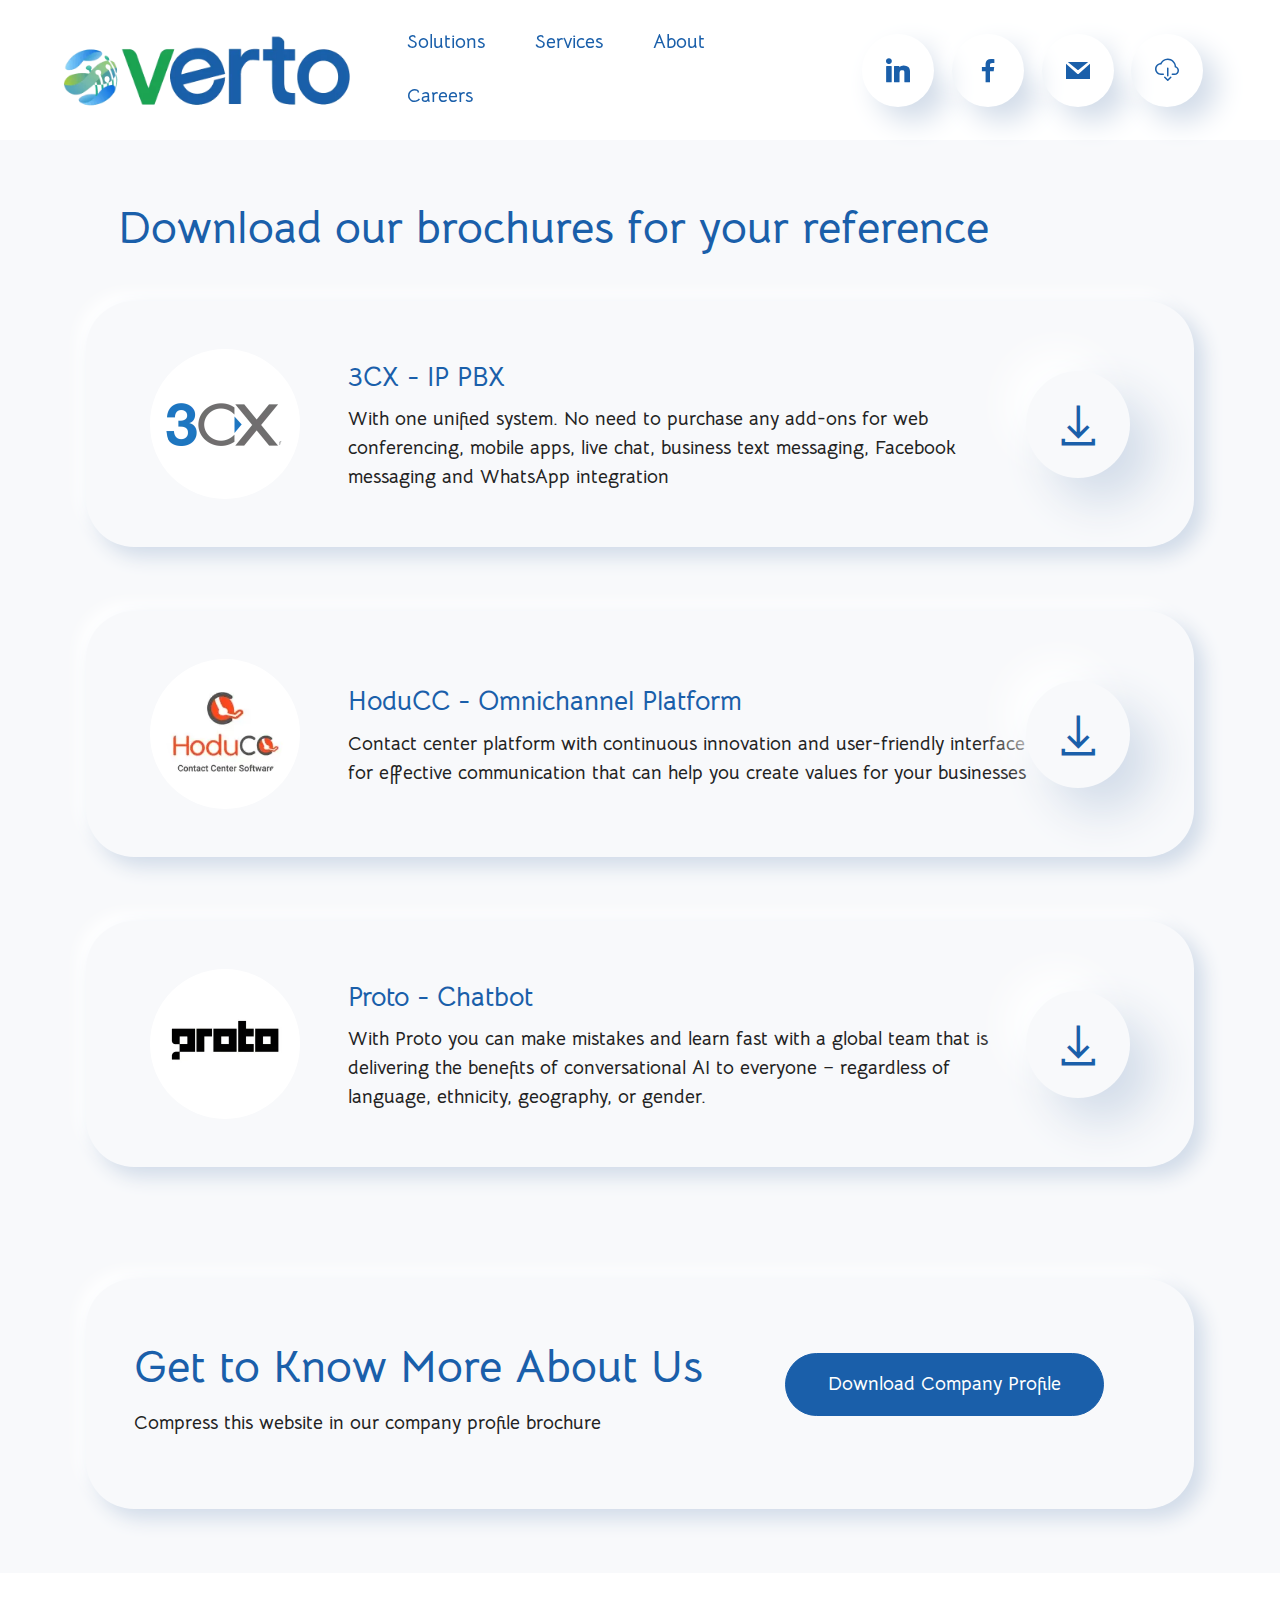
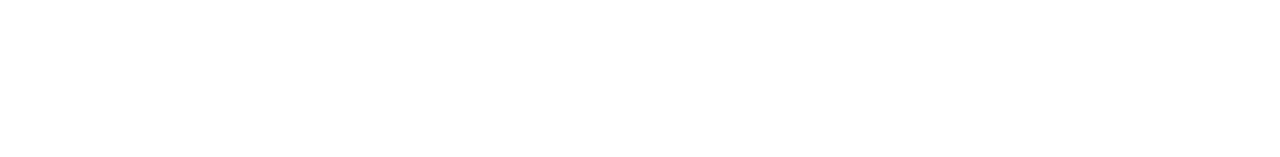
<file: brochures.html>
<!DOCTYPE html>
<html  >
<head>
  <!-- Site made with Mobirise Website Builder v5.9.17, https://mobirise.com -->
  <meta charset="UTF-8">
  <meta http-equiv="X-UA-Compatible" content="IE=edge">
  <meta name="generator" content="Mobirise v5.9.17, mobirise.com">
  <meta name="viewport" content="width=device-width, initial-scale=1, minimum-scale=1">
  <link rel="shortcut icon" href="assets/images/verto-favicon-128x129.png" type="image/x-icon">
  <meta name="description" content="">
  
  
  <title>Brochures</title>
  <link rel="stylesheet" href="assets/web/assets/mobirise-icons-bold/mobirise-icons-bold.css">
  <link rel="stylesheet" href="assets/web/assets/mobirise-icons2/mobirise2.css">
  <link rel="stylesheet" href="assets/tether/tether.min.css">
  <link rel="stylesheet" href="assets/bootstrap/css/bootstrap.min.css">
  <link rel="stylesheet" href="assets/bootstrap/css/bootstrap-grid.min.css">
  <link rel="stylesheet" href="assets/bootstrap/css/bootstrap-reboot.min.css">
  <link rel="stylesheet" href="assets/popup-overlay-plugin/style.css">
  <link rel="stylesheet" href="assets/dropdown/css/style.css">
  <link rel="stylesheet" href="assets/socicon/css/styles.css">
  <link rel="stylesheet" href="assets/theme/css/style.css">
  <link rel="preload" href="https://fonts.googleapis.com/css?family=Bellota+Text:300,300i,400,400i,700,700i&display=swap" as="style" onload="this.onload=null;this.rel='stylesheet'">
  <noscript><link rel="stylesheet" href="https://fonts.googleapis.com/css?family=Bellota+Text:300,300i,400,400i,700,700i&display=swap"></noscript>
  <link rel="preload" as="style" href="assets/mobirise/css/mbr-additional.css?v=L2sjm2"><link rel="stylesheet" href="assets/mobirise/css/mbr-additional.css?v=L2sjm2" type="text/css">

  
  
  
</head>
<body>
  
  <section class="menu menu1 cid-u6RTffE7RL" once="menu" id="menu1-54">
    
    <nav class="navbar navbar-dropdown navbar-fixed-top navbar-expand-lg">
        <div class="container">
            <div class="navbar-brand">
                <span class="navbar-logo">
                    
                        <a href="index.html"><img src="assets/images/verto-png-810x234.webp" alt="Verto Logo" style="height: 5.8rem;"></a>
                    
                </span>
                
            </div>
            <button class="navbar-toggler" type="button" data-toggle="collapse" data-target="#navbarSupportedContent" aria-controls="navbarNavAltMarkup" aria-expanded="false" aria-label="Toggle navigation">
                <div class="hamburger">
                    <span></span>
                    <span></span>
                    <span></span>
                    <span></span>
                </div>
            </button>
            <div class="collapse navbar-collapse" id="navbarSupportedContent">
                <ul class="navbar-nav nav-dropdown nav-right" data-app-modern-menu="true"><li class="nav-item"><a class="nav-link link text-success text-primary display-7" href="index.html#features01-5f">Solutions</a></li>
                    <li class="nav-item"><a class="nav-link link text-success text-primary display-7" href="index.html#clients01-b">Services</a></li>
                    <li class="nav-item"><a class="nav-link link text-success text-primary display-7" href="index.html#article01-e">About</a></li><li class="nav-item"><a class="nav-link link text-success text-primary display-7" href="index.html#article01-e">Careers</a></li></ul>
                <div class="icons-menu">
                    <a class="iconfont-wrapper" href="https://www.linkedin.com/company/verto-communications-networks-solutions/about/" target="_blank">
                        <span class="p-2 mbr-iconfont socicon-linkedin socicon"></span>
                    </a>
                    <a class="iconfont-wrapper" href="https://www.facebook.com/vertoph" target="_blank">
                        <span class="p-2 mbr-iconfont socicon-facebook socicon"></span>
                    </a>
                    <a class="iconfont-wrapper" href="index.html#contacts08-o" target="_blank">
                        <span class="p-2 mbr-iconfont socicon-mail socicon"></span>
                    </a>
                    <a class="iconfont-wrapper" href="brochures.html" target="_blank">
                        <span class="p-2 mbr-iconfont mbrib-download"></span>
                    </a>
                </div>
                
            </div>
        </div>
    </nav>
</section>

<section class="clients1 cid-u7KZokG9bh" id="clients01-56">
    
    

    
    <div class="container">
        <div class="row justify-content-center">
            <div class="col-12">
                <h2 class="title align-left mbr-fonts-style mb-5 display-2"><strong>Download our brochures for your reference</strong></h2>

            </div>
            <div class="card col-12 col-md-12 col-lg-12">
                <div class="card-wrapper">
                    <img src="assets/images/3cx-logo-236x86.webp" alt="3CX">
                    <div class="card-box">
                        <h4 class="card-title mbr-fonts-style mb-2 display-5"><strong>3CX - IP PBX</strong></h4>
                        <h5 class="card-text mbr-fonts-style display-7"><strong>With one unified system. No need to purchase any add-ons for web conferencing, mobile apps, live chat, business text messaging, Facebook messaging and WhatsApp integration</strong></h5>
                    </div>

                    <a href="assets/files/3CX-Brochure-2023.pdf"><span class="mbr-iconfont m-auto mobi-mbri-download mobi-mbri"></span></a>


                </div>
            </div>
            <div class="card col-12 col-md-12 col-lg-12">
                <div class="card-wrapper">
                    <img src="assets/images/hodulogo-236x236.webp" alt="HoduCC">
                    <div class="card-box">
                        <h4 class="card-title mbr-fonts-style mb-2 display-5"><strong>HoduCC - Omnichannel Platform</strong></h4>
                        <h5 class="card-text mbr-fonts-style display-7"><strong>Contact center platform with continuous innovation and user-friendly interface for effective communication that can help you create values for your businesses</strong></h5>
                    </div>
                    <a href="assets/files/HoduCC-Brochure-2023.pdf"><span class="mbr-iconfont m-auto mobi-mbri-download mobi-mbri"></span></a>
                </div>
            </div>
            <div class="card col-12 col-md-12 col-lg-12">
                <div class="card-wrapper">
                    <img src="assets/images/proto-236x236.webp" alt="Proto">
                    <div class="card-box">
                        <h4 class="card-title mbr-fonts-style mb-2 display-5"><strong>Proto - Chatbot</strong></h4>
                        <h5 class="card-text mbr-fonts-style display-7"><strong>With Proto you can make mistakes and learn fast with a global team that is delivering the benefits of conversational AI to everyone – regardless of language, ethnicity, geography, or gender.</strong></h5>
                    </div>
                    <a href="assets/files/Proto-AICX-Brochure-2023.pdf"><span class="mbr-iconfont m-auto mobi-mbri-download mobi-mbri"></span></a>
                </div>
            </div>


        </div>
    </div>
</section>

<section class="content3 cid-u814lfYJdB" id="article04-5q">
    
    

    
    <div class="container">
        <div class="row">
            <div class="title col-md-12 col-lg-7 md-pb">
                <h3 class="mbr-section-title mbr-fonts-style align-left mb-3 display-2"><strong>Get to Know More About Us</strong></h3>
                <h4 class="mbr-section-subtitle align-left mbr-fonts-style display-7"><strong>Compress this website in our company profile brochure</strong></h4>
            </div>

            <div class="title col-md-12 col-lg-5">
                <div class="mbr-section-btn align-center"><a class="btn btn-lg btn-success display-7" href="assets/files/Verto-Company-Profile-2023-Q4.pdf">Download Company Profile</a></div>

            </div>

        </div>
    </div>
</section>

<section class="footer1 cid-u7LbedBSmZ mbr-reveal" once="footers" id="footer01-5b">
    

    

    <div class="container">
        <div class="media-container-row align-center mbr-white">
            <div class="row row-links">
                <ul class="foot-menu">
                    
                    
                    
                    
                    
                <li class="foot-menu-item mbr-fonts-style display-7"><a href="tel:+63282498686" class="text-white">+63-2-8249-8686</a></li><li class="foot-menu-item mbr-fonts-style display-7"><a href="mailto:salesteam@vertocommunications.net" class="text-white">salesteam@vertocommunications.net</a></li><li class="foot-menu-item mbr-fonts-style display-7"><a href="mailto:apply@vertonetworks.com" class="text-white">apply@vertonetworks.com</a></li></ul>
            </div>
            
            <div class="row row-copirayt">
                <p class="mbr-text mb-0 mbr-fonts-style mbr-white align-center display-4">
                    © Copyright 2023 Verto Network Solutions, Inc. - All Rights Reserved
                </p>
            </div>
        </div>
    </div>
</section>


<script src="assets/web/assets/jquery/jquery.min.js"></script>
  <script src="assets/popper/popper.min.js"></script>
  <script src="assets/tether/tether.min.js"></script>
  <script src="assets/bootstrap/js/bootstrap.min.js"></script>
  <script src="assets/smoothscroll/smooth-scroll.js"></script>
  <script src="assets/dropdown/js/nav-dropdown.js"></script>
  <script src="assets/dropdown/js/navbar-dropdown.js"></script>
  <script src="assets/touchswipe/jquery.touch-swipe.min.js"></script>
  <script src="assets/theme/js/script.js"></script>
  
  
  
</body>
</html>
</file>
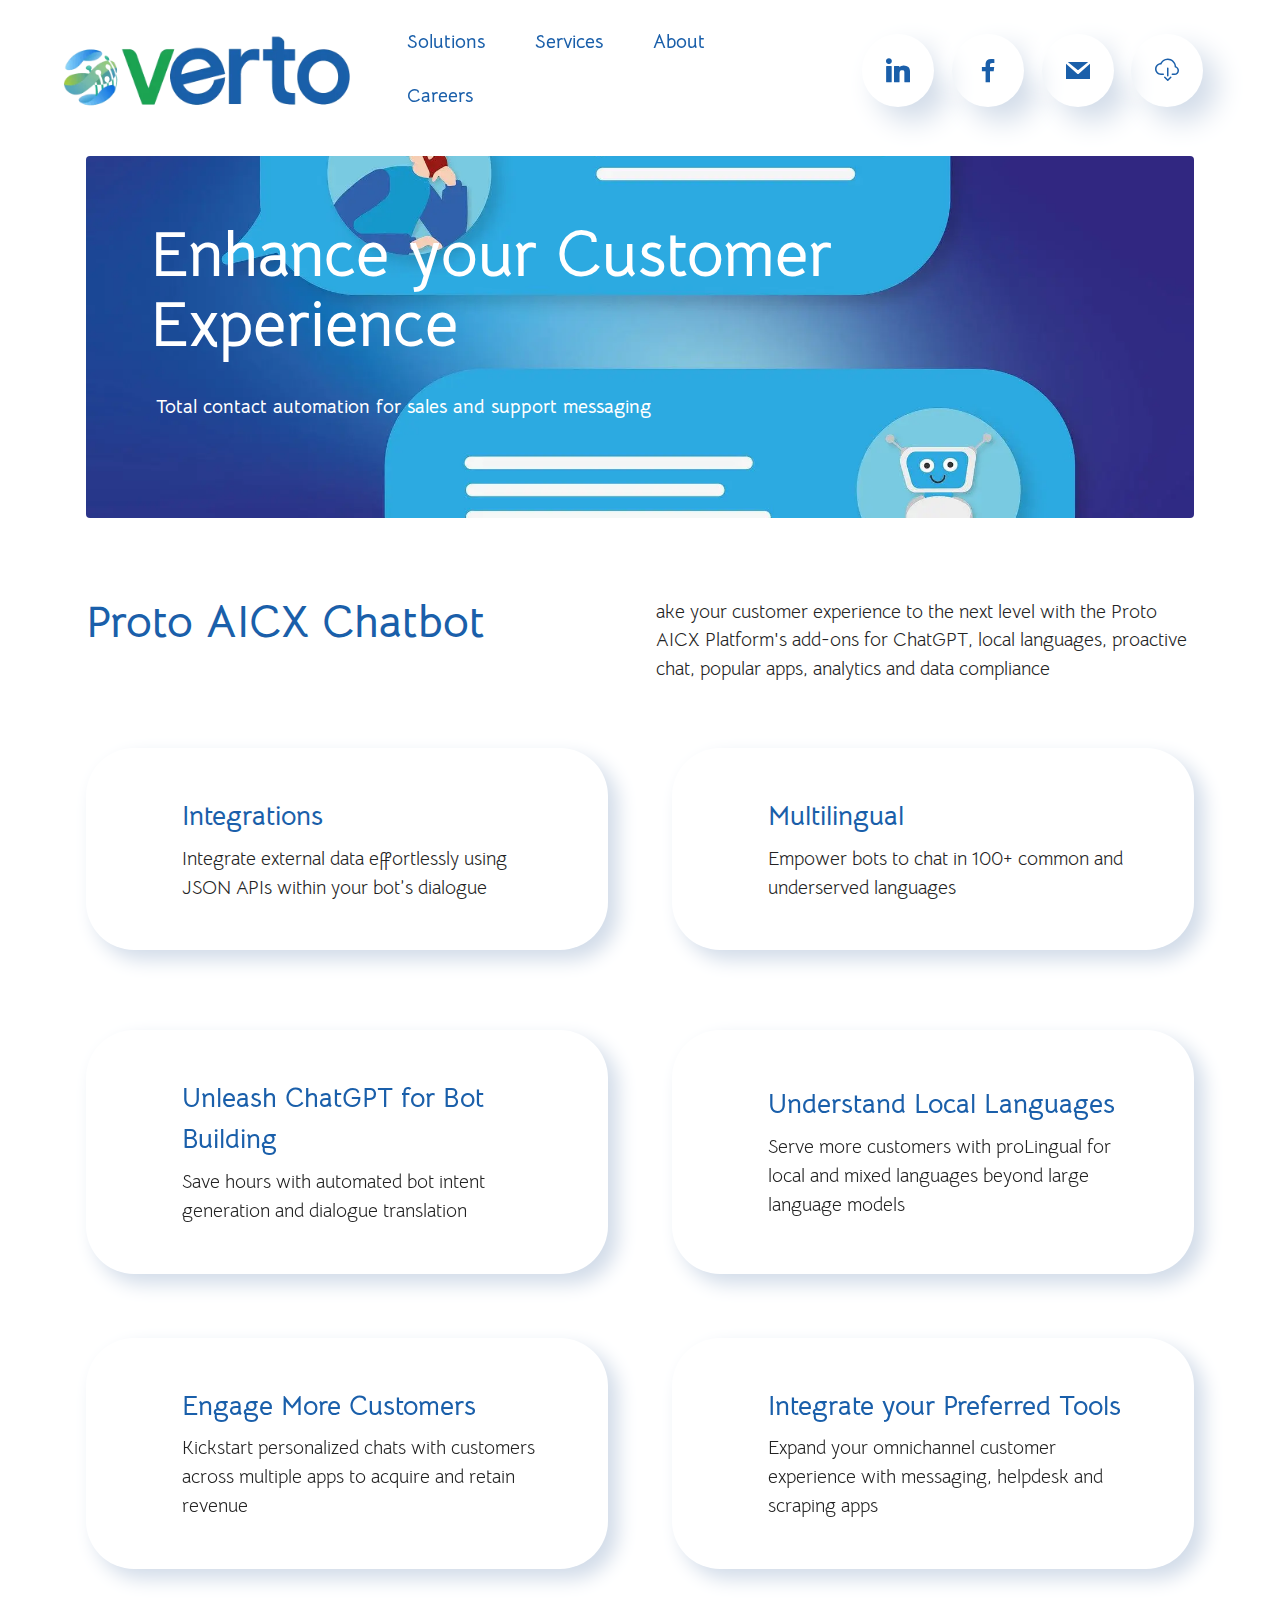
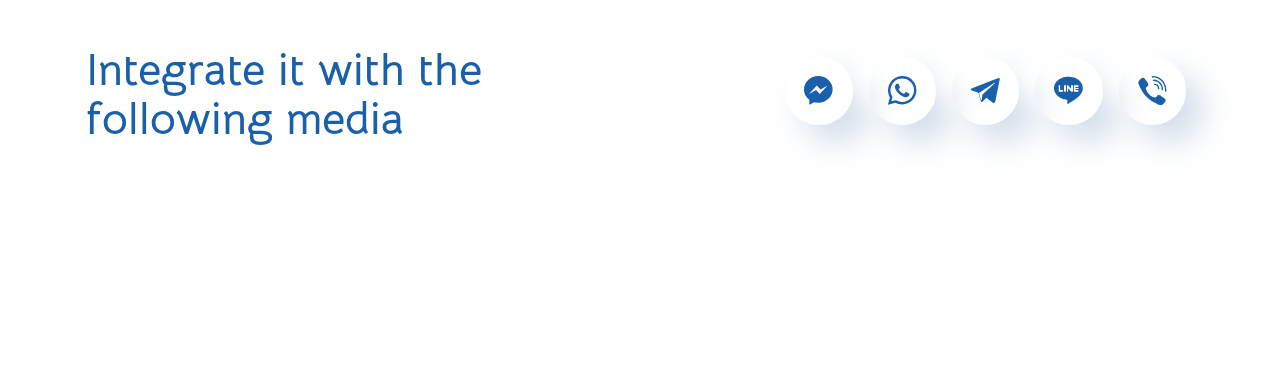
<file: chatbot.html>
<!DOCTYPE html>
<html  >
<head>
  <!-- Site made with Mobirise Website Builder v5.9.17, https://mobirise.com -->
  <meta charset="UTF-8">
  <meta http-equiv="X-UA-Compatible" content="IE=edge">
  <meta name="generator" content="Mobirise v5.9.17, mobirise.com">
  <meta name="viewport" content="width=device-width, initial-scale=1, minimum-scale=1">
  <link rel="shortcut icon" href="assets/images/verto-favicon-128x129.png" type="image/x-icon">
  <meta name="description" content="">
  
  
  <title>Chatbot</title>
  <link rel="stylesheet" href="assets/web/assets/mobirise-icons-bold/mobirise-icons-bold.css">
  <link rel="stylesheet" href="assets/web/assets/mobirise-icons2/mobirise2.css">
  <link rel="stylesheet" href="assets/tether/tether.min.css">
  <link rel="stylesheet" href="assets/bootstrap/css/bootstrap.min.css">
  <link rel="stylesheet" href="assets/bootstrap/css/bootstrap-grid.min.css">
  <link rel="stylesheet" href="assets/bootstrap/css/bootstrap-reboot.min.css">
  <link rel="stylesheet" href="assets/popup-overlay-plugin/style.css">
  <link rel="stylesheet" href="assets/dropdown/css/style.css">
  <link rel="stylesheet" href="assets/socicon/css/styles.css">
  <link rel="stylesheet" href="assets/theme/css/style.css">
  <link rel="preload" href="https://fonts.googleapis.com/css?family=Bellota+Text:300,300i,400,400i,700,700i&display=swap" as="style" onload="this.onload=null;this.rel='stylesheet'">
  <noscript><link rel="stylesheet" href="https://fonts.googleapis.com/css?family=Bellota+Text:300,300i,400,400i,700,700i&display=swap"></noscript>
  <link rel="preload" as="style" href="assets/mobirise/css/mbr-additional.css?v=BzjTo1"><link rel="stylesheet" href="assets/mobirise/css/mbr-additional.css?v=BzjTo1" type="text/css">

  
  
  
</head>
<body>
  
  <section class="menu menu1 cid-u6RTffE7RL" once="menu" id="menu1-3t">
    
    <nav class="navbar navbar-dropdown navbar-fixed-top navbar-expand-lg">
        <div class="container">
            <div class="navbar-brand">
                <span class="navbar-logo">
                    
                        <a href="index.html"><img src="assets/images/verto-png-810x234.webp" alt="Verto Logo" style="height: 5.8rem;"></a>
                    
                </span>
                
            </div>
            <button class="navbar-toggler" type="button" data-toggle="collapse" data-target="#navbarSupportedContent" aria-controls="navbarNavAltMarkup" aria-expanded="false" aria-label="Toggle navigation">
                <div class="hamburger">
                    <span></span>
                    <span></span>
                    <span></span>
                    <span></span>
                </div>
            </button>
            <div class="collapse navbar-collapse" id="navbarSupportedContent">
                <ul class="navbar-nav nav-dropdown nav-right" data-app-modern-menu="true"><li class="nav-item"><a class="nav-link link text-success text-primary display-7" href="index.html#features01-5f">Solutions</a></li>
                    <li class="nav-item"><a class="nav-link link text-success text-primary display-7" href="index.html#clients01-b">Services</a></li>
                    <li class="nav-item"><a class="nav-link link text-success text-primary display-7" href="index.html#article01-e">About</a></li><li class="nav-item"><a class="nav-link link text-success text-primary display-7" href="index.html#article01-e">Careers</a></li></ul>
                <div class="icons-menu">
                    <a class="iconfont-wrapper" href="https://www.linkedin.com/company/verto-communications-networks-solutions/about/" target="_blank">
                        <span class="p-2 mbr-iconfont socicon-linkedin socicon"></span>
                    </a>
                    <a class="iconfont-wrapper" href="https://www.facebook.com/vertoph" target="_blank">
                        <span class="p-2 mbr-iconfont socicon-facebook socicon"></span>
                    </a>
                    <a class="iconfont-wrapper" href="index.html#contacts08-o" target="_blank">
                        <span class="p-2 mbr-iconfont socicon-mail socicon"></span>
                    </a>
                    <a class="iconfont-wrapper" href="brochures.html" target="_blank">
                        <span class="p-2 mbr-iconfont mbrib-download"></span>
                    </a>
                </div>
                
            </div>
        </div>
    </nav>
</section>

<section class="header15 cid-u7xYazbtFp" id="header15-3v">
	

	
	
	<div class="container">
		<div class="row justify-content-center">
			<div class="card col-12 col-lg-12">
				<div class="card-wrapper wrap">
					<div class="card-box align-center">
						<h1 class="card-title mbr-fonts-style mb-4 display-1"><strong>Enhance your Customer Experience</strong></h1>
						<p class="mbr-text mbr-fonts-style mb-4 display-7"><strong>&nbsp;Total contact automation for sales and support messaging</strong><br></p>
						
					</div>
				</div>
			</div>
		</div>
	</div>
</section>

<section class="content2 cid-u7y2b7kEjb" id="article02-41">
    
    <div class="container">
        <div class="row justify-content-center">
            <div class="col-12 col-md align-left">
                <h5 class="mbr-section-title mbr-fonts-style mb-3 display-2"><strong>Proto AICX Chatbot</strong></h5>
                
            </div>
            <div class="col-md-12 col-lg-6">
                <p class="mbr-text align-left mbr-fonts-style display-7">ake your customer experience to the next level with the Proto AICX Platform's add-ons for ChatGPT, local languages, proactive chat, popular apps, analytics and data compliance<br></p>
            </div>
        </div>
    </div>
</section>

<section class="features3 cid-u7xZpSy5dd" id="features03-3x">
    
    

    
    <div class="container">
        <div class="row justify-content-center">
            <div class="card col-12 col-md-10 col-lg-6">
                <div class="card-wrapper">
                    
                    <div class="card-box">
                        <h4 class="card-title mbr-fonts-style mb-2 display-5"><strong>Integrations</strong></h4>
                        <h5 class="card-text mbr-fonts-style display-7">Integrate external data effortlessly using JSON APIs within your bot’s dialogue</h5>
                    </div>
                </div>
            </div>
            <div class="card col-12 col-md-10 col-lg-6">
                <div class="card-wrapper">
                    
                    <div class="card-box">
                        <h4 class="card-title mbr-fonts-style mb-2 display-5"><strong>Multilingual</strong></h4>
                        <h5 class="card-text mbr-fonts-style display-7">Empower bots to chat in 100+ common and underserved languages</h5>
                    </div>
                </div>
            </div>


        </div>
    </div>
</section>

<section class="features3 cid-u7xZEQYHgj" id="features03-3y">
    
    

    
    <div class="container">
        <div class="row justify-content-center">
            <div class="card col-12 col-md-10 col-lg-6">
                <div class="card-wrapper">
                    
                    <div class="card-box">
                        <h4 class="card-title mbr-fonts-style mb-2 display-5"><strong>Unleash ChatGPT for Bot Building</strong></h4>
                        <h5 class="card-text mbr-fonts-style display-7">Save hours with automated bot intent generation and dialogue translation</h5>
                    </div>
                </div>
            </div>
            <div class="card col-12 col-md-10 col-lg-6">
                <div class="card-wrapper">
                    
                    <div class="card-box">
                        <h4 class="card-title mbr-fonts-style mb-2 display-5"><strong>Understand Local Languages</strong></h4>
                        <h5 class="card-text mbr-fonts-style display-7">Serve more customers with proLingual for local and mixed languages beyond large language models</h5>
                    </div>
                </div>
            </div>


        </div>
    </div>
</section>

<section class="features3 cid-u7xZFqdItj" id="features03-3z">
    
    

    
    <div class="container">
        <div class="row justify-content-center">
            <div class="card col-12 col-md-10 col-lg-6">
                <div class="card-wrapper">
                    
                    <div class="card-box">
                        <h4 class="card-title mbr-fonts-style mb-2 display-5"><strong>Engage More Customers</strong></h4>
                        <h5 class="card-text mbr-fonts-style display-7">Kickstart personalized chats with customers across multiple apps to acquire and retain revenue</h5>
                    </div>
                </div>
            </div>
            <div class="card col-12 col-md-10 col-lg-6">
                <div class="card-wrapper">
                    
                    <div class="card-box">
                        <h4 class="card-title mbr-fonts-style mb-2 display-5"><strong>Integrate your Preferred Tools</strong></h4>
                        <h5 class="card-text mbr-fonts-style display-7">Expand your omnichannel customer experience with messaging, helpdesk and scraping apps</h5>
                    </div>
                </div>
            </div>


        </div>
    </div>
</section>

<section class="contacts6 cid-u7y3XmyX4M" id="contacts06-44">

    
    


    

    <div class="container">
        <div class="row align-items-center justify-content-center">
            <div class="text-content col-12 col-md-6">
                <h2 class="mbr-section-title mbr-fonts-style pb-3 display-2">
                    <strong>Integrate it with the following media</strong></h2>
                
            </div>
            <div class="icons d-flex align-items-center col-12 col-md-6 justify-content-end mt-md-0 mt-2 flex-wrap">
                <a href="https://twitter.com/mobirise" target="_blank">
                    <span class="mbr-iconfont mbr-iconfont-social socicon-messenger socicon"></span>
                </a>
                <a href="https://www.facebook.com/pages/Mobirise/1616226671953247" target="_blank">
                    <span class="mbr-iconfont mbr-iconfont-social socicon-whatsapp socicon"></span>
                </a>
                <a href="https://www.youtube.com/c/mobirise" target="_blank">
                    <span class="mbr-iconfont mbr-iconfont-social socicon-telegram socicon"></span>
                </a>
                <a href="https://instagram.com/mobirise" target="_blank">
                    <span class="mbr-iconfont mbr-iconfont-social socicon-line socicon"></span>
                </a>
                <a href="https://www.behance.net/Mobirise" target="_blank">
                    <span class="mbr-iconfont mbr-iconfont-social socicon-viber socicon"></span>
                </a>
                
                
                
                
                
            </div>
        </div>
    </div>

</section>

<section class="footer1 cid-u7LbedBSmZ mbr-reveal" once="footers" id="footer01-5b">
    

    

    <div class="container">
        <div class="media-container-row align-center mbr-white">
            <div class="row row-links">
                <ul class="foot-menu">
                    
                    
                    
                    
                    
                <li class="foot-menu-item mbr-fonts-style display-7"><a href="tel:+63282498686" class="text-white">+63-2-8249-8686</a></li><li class="foot-menu-item mbr-fonts-style display-7"><a href="mailto:salesteam@vertocommunications.net" class="text-white">salesteam@vertocommunications.net</a></li><li class="foot-menu-item mbr-fonts-style display-7"><a href="mailto:apply@vertonetworks.com" class="text-white">apply@vertonetworks.com</a></li></ul>
            </div>
            
            <div class="row row-copirayt">
                <p class="mbr-text mb-0 mbr-fonts-style mbr-white align-center display-4">
                    © Copyright 2023 Verto Network Solutions, Inc. - All Rights Reserved
                </p>
            </div>
        </div>
    </div>
</section>


<script src="assets/web/assets/jquery/jquery.min.js"></script>
  <script src="assets/popper/popper.min.js"></script>
  <script src="assets/tether/tether.min.js"></script>
  <script src="assets/bootstrap/js/bootstrap.min.js"></script>
  <script src="assets/smoothscroll/smooth-scroll.js"></script>
  <script src="assets/dropdown/js/nav-dropdown.js"></script>
  <script src="assets/dropdown/js/navbar-dropdown.js"></script>
  <script src="assets/touchswipe/jquery.touch-swipe.min.js"></script>
  <script src="assets/sociallikes/social-likes.js"></script>
  <script src="assets/theme/js/script.js"></script>
  
  
  
</body>
</html>
</file>
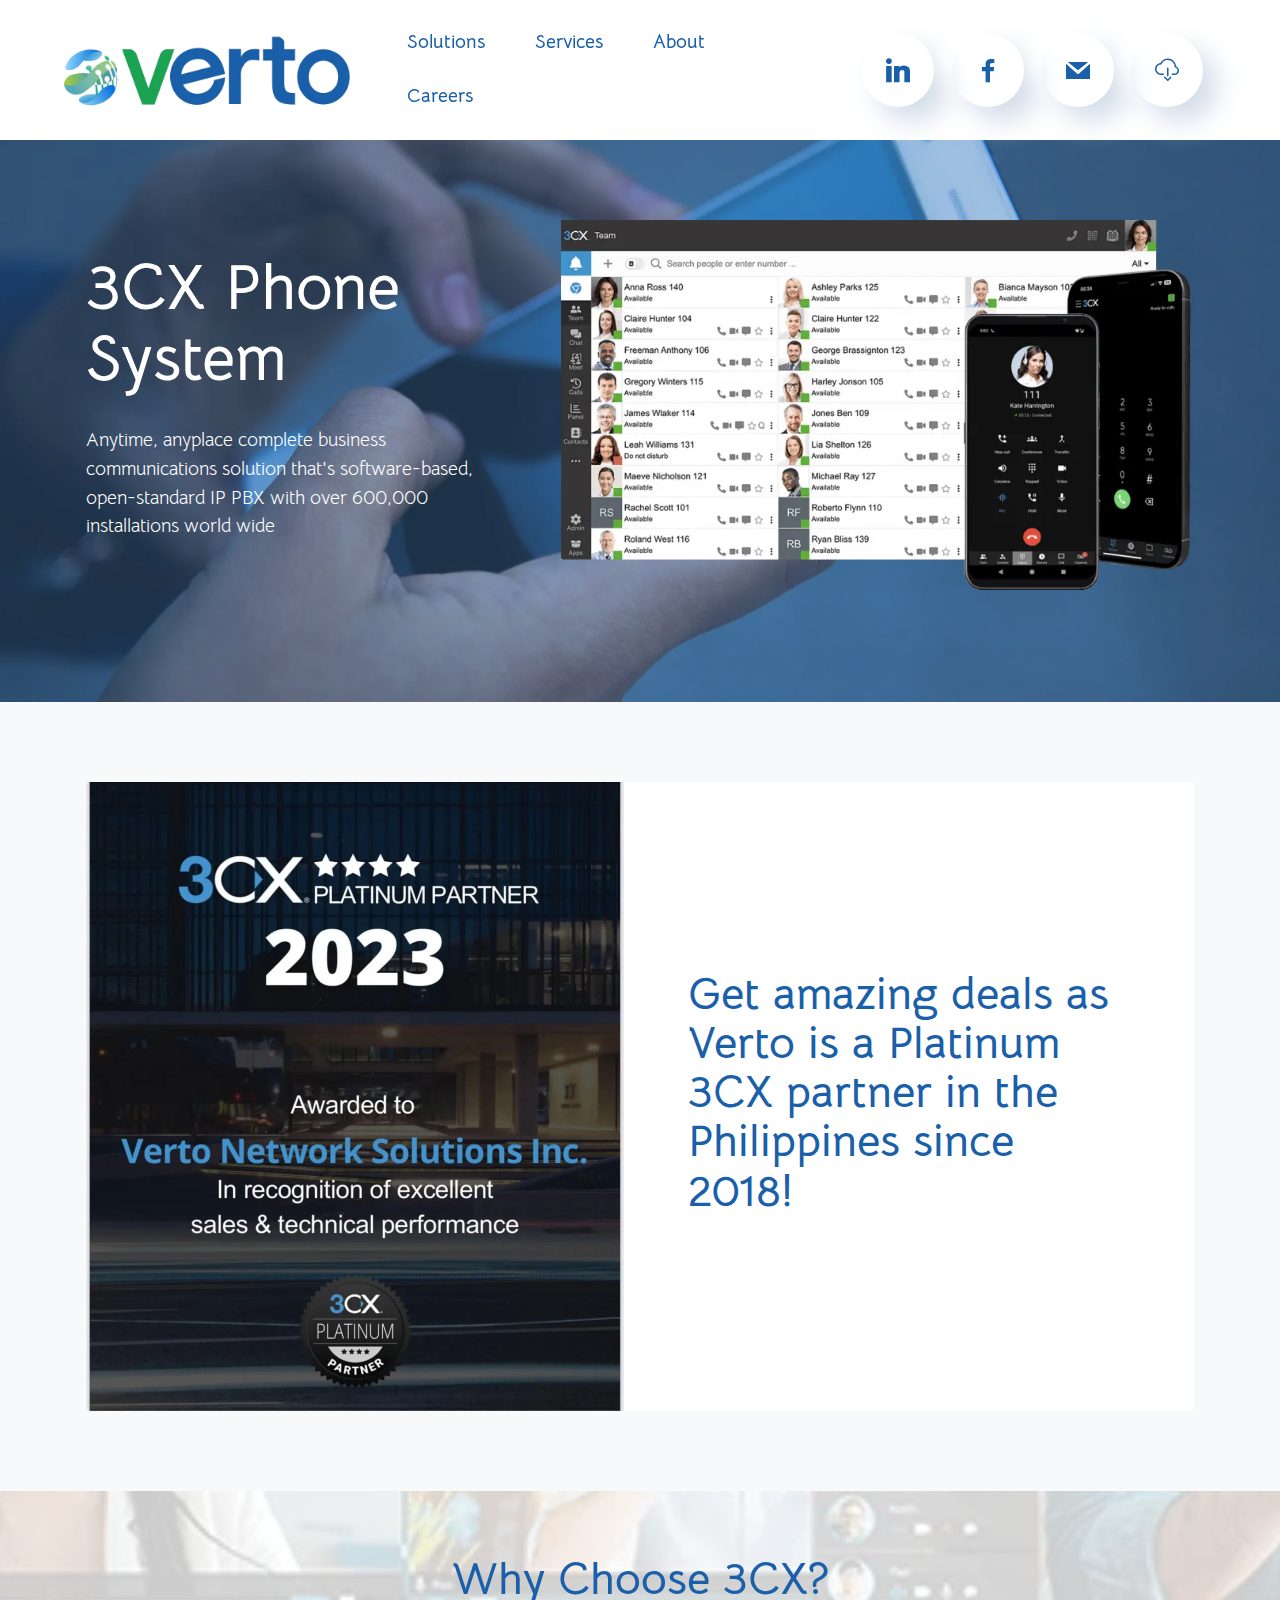
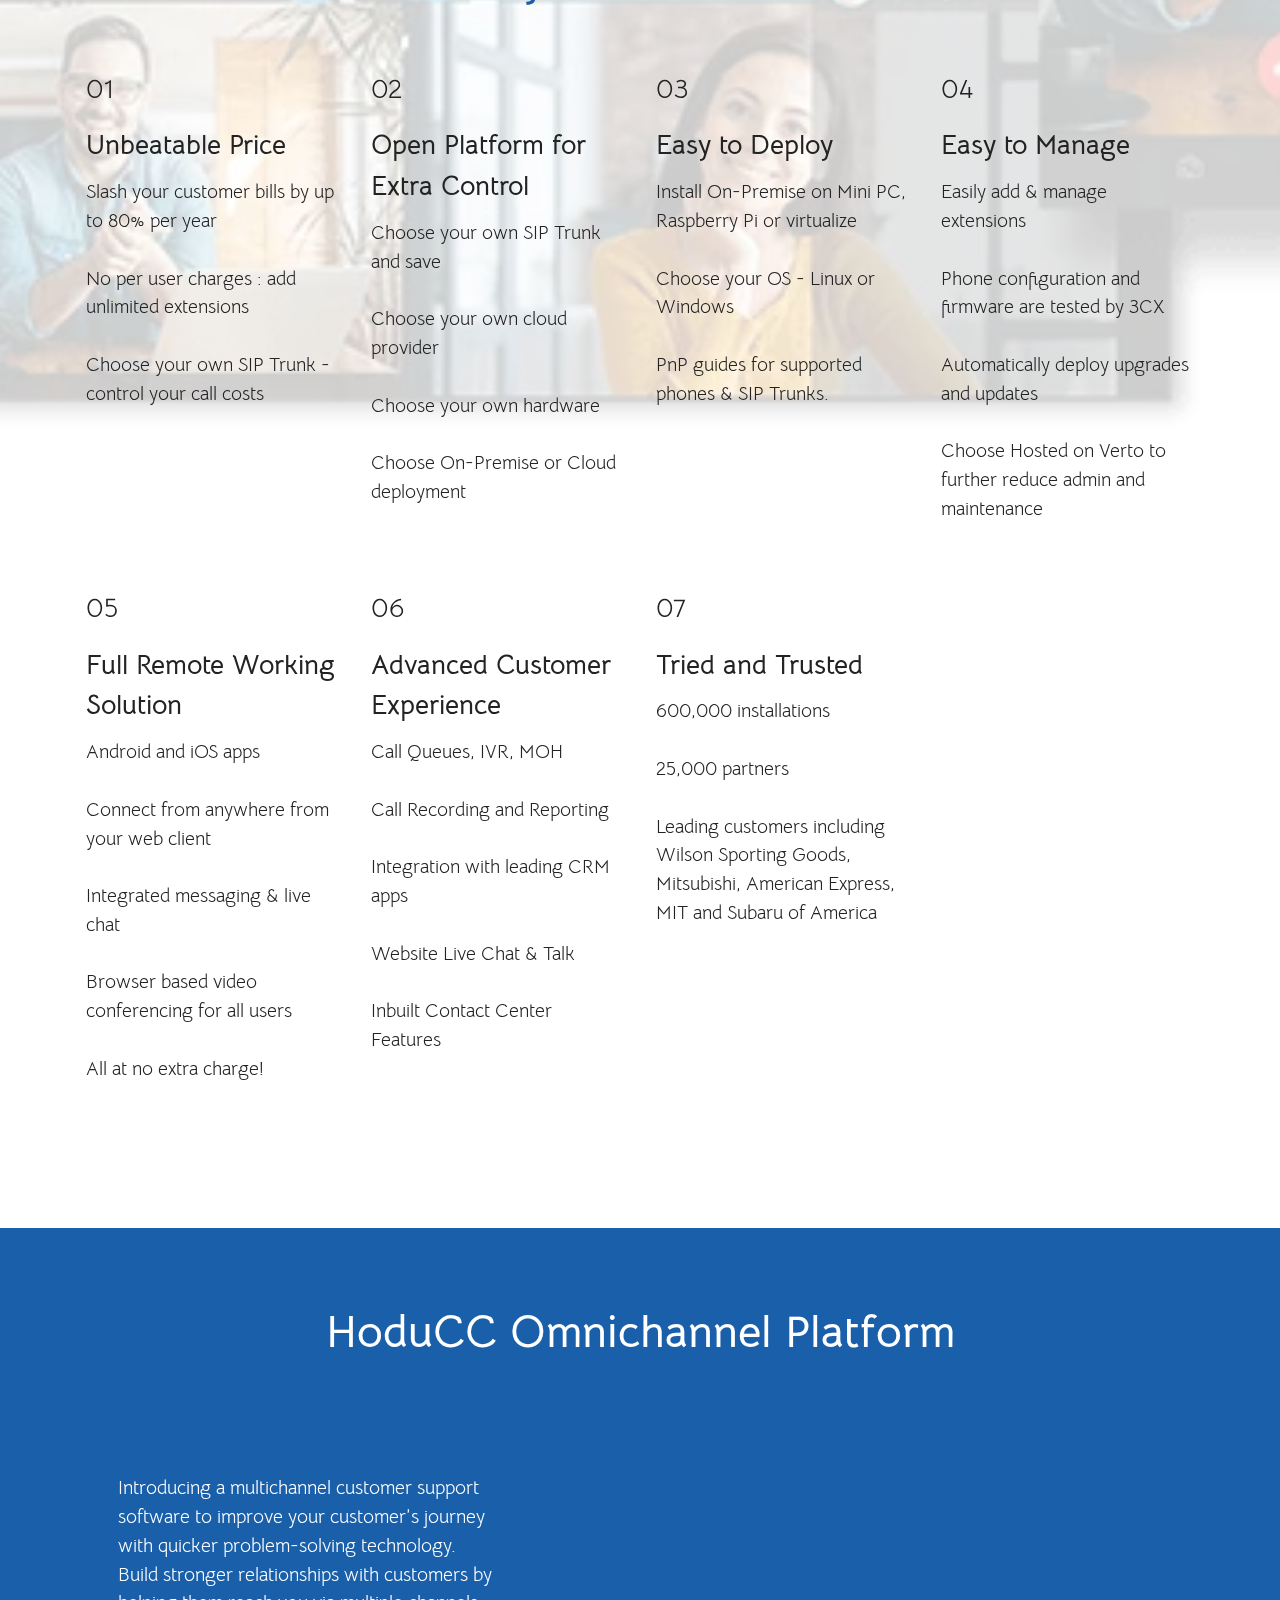
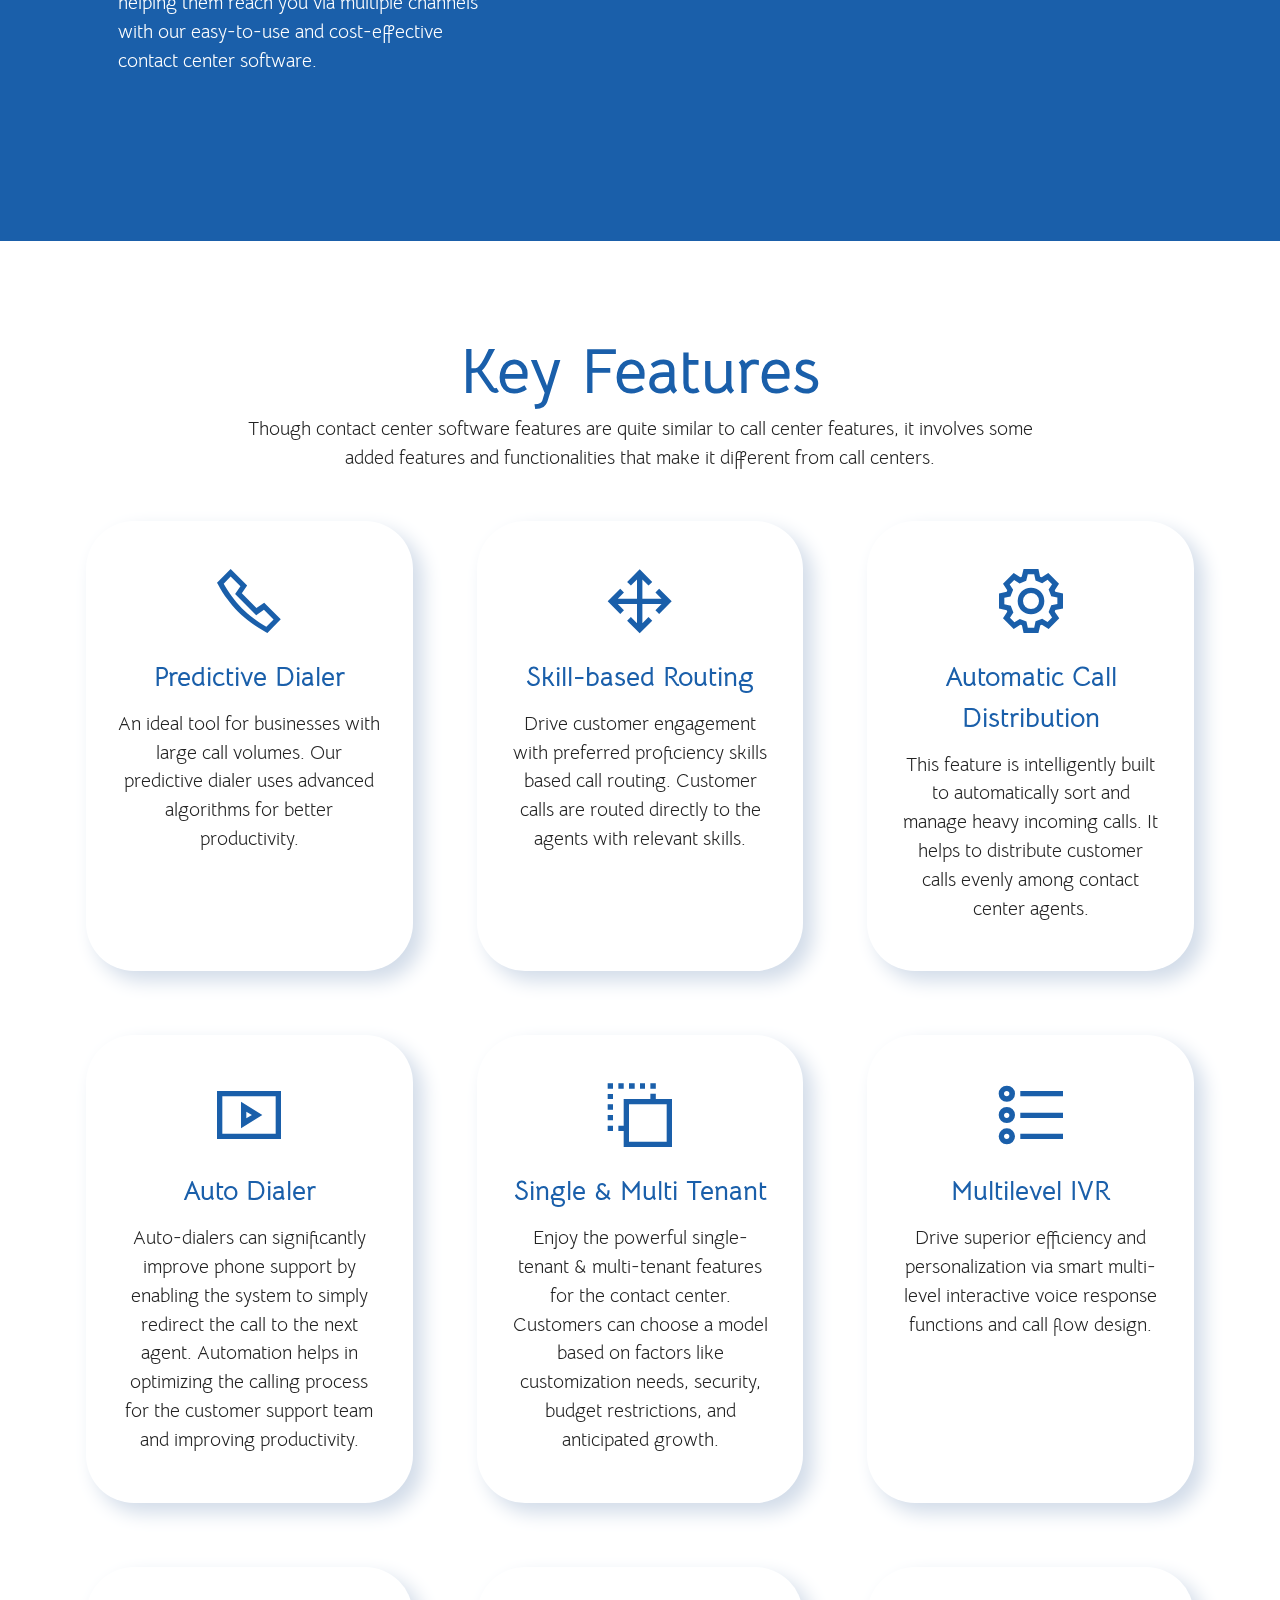
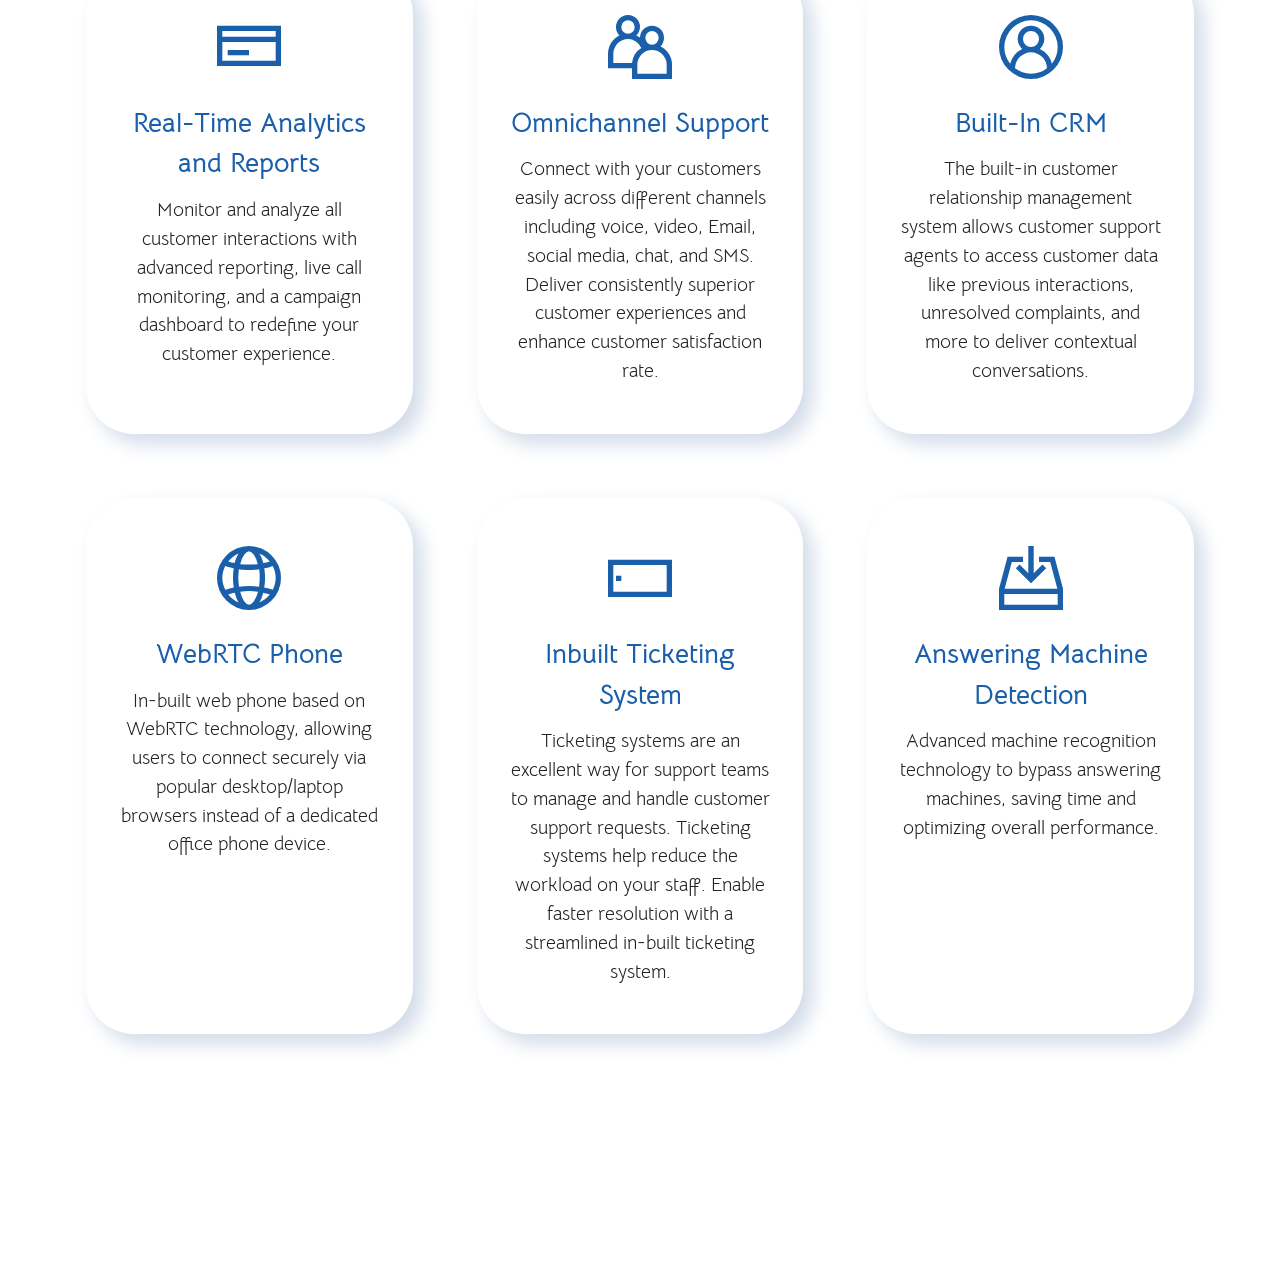
<file: communications.html>
<!DOCTYPE html>
<html  >
<head>
  <!-- Site made with Mobirise Website Builder v5.9.17, https://mobirise.com -->
  <meta charset="UTF-8">
  <meta http-equiv="X-UA-Compatible" content="IE=edge">
  <meta name="generator" content="Mobirise v5.9.17, mobirise.com">
  <meta name="viewport" content="width=device-width, initial-scale=1, minimum-scale=1">
  <link rel="shortcut icon" href="assets/images/verto-favicon-128x129.png" type="image/x-icon">
  <meta name="description" content="">
  
  
  <title>Communications</title>
  <link rel="stylesheet" href="assets/web/assets/mobirise-icons2/mobirise2.css">
  <link rel="stylesheet" href="assets/web/assets/mobirise-icons-bold/mobirise-icons-bold.css">
  <link rel="stylesheet" href="assets/tether/tether.min.css">
  <link rel="stylesheet" href="assets/bootstrap/css/bootstrap.min.css">
  <link rel="stylesheet" href="assets/bootstrap/css/bootstrap-grid.min.css">
  <link rel="stylesheet" href="assets/bootstrap/css/bootstrap-reboot.min.css">
  <link rel="stylesheet" href="assets/popup-overlay-plugin/style.css">
  <link rel="stylesheet" href="assets/dropdown/css/style.css">
  <link rel="stylesheet" href="assets/socicon/css/styles.css">
  <link rel="stylesheet" href="assets/theme/css/style.css">
  <link rel="preload" href="https://fonts.googleapis.com/css?family=Bellota+Text:300,300i,400,400i,700,700i&display=swap" as="style" onload="this.onload=null;this.rel='stylesheet'">
  <noscript><link rel="stylesheet" href="https://fonts.googleapis.com/css?family=Bellota+Text:300,300i,400,400i,700,700i&display=swap"></noscript>
  <link rel="preload" as="style" href="assets/mobirise/css/mbr-additional.css?v=n7Ha1m"><link rel="stylesheet" href="assets/mobirise/css/mbr-additional.css?v=n7Ha1m" type="text/css">

  
  
  
</head>
<body>
  
  <section class="menu menu1 cid-u74KuurBWM" once="menu" id="menu1-26">
    
    <nav class="navbar navbar-dropdown navbar-fixed-top navbar-expand-lg">
        <div class="container">
            <div class="navbar-brand">
                <span class="navbar-logo">
                    
                        <a href="index.html"><img src="assets/images/verto-png-810x234.webp" alt="Verto Logo" style="height: 5.8rem;"></a>
                    
                </span>
                
            </div>
            <button class="navbar-toggler" type="button" data-toggle="collapse" data-target="#navbarSupportedContent" aria-controls="navbarNavAltMarkup" aria-expanded="false" aria-label="Toggle navigation">
                <div class="hamburger">
                    <span></span>
                    <span></span>
                    <span></span>
                    <span></span>
                </div>
            </button>
            <div class="collapse navbar-collapse" id="navbarSupportedContent">
                <ul class="navbar-nav nav-dropdown nav-right" data-app-modern-menu="true"><li class="nav-item"><a class="nav-link link text-success text-primary display-7" href="index.html#features01-5f">Solutions</a></li>
                    <li class="nav-item"><a class="nav-link link text-success text-primary display-7" href="index.html#clients01-b">Services</a></li>
                    <li class="nav-item"><a class="nav-link link text-success text-primary display-7" href="index.html#article01-e">About</a></li><li class="nav-item"><a class="nav-link link text-success text-primary display-7" href="index.html#article01-e">Careers</a></li></ul>
                <div class="icons-menu">
                    <a class="iconfont-wrapper" href="https://www.linkedin.com/company/verto-communications-networks-solutions/about/" target="_blank">
                        <span class="p-2 mbr-iconfont socicon-linkedin socicon"></span>
                    </a>
                    <a class="iconfont-wrapper" href="https://www.facebook.com/vertoph" target="_blank">
                        <span class="p-2 mbr-iconfont socicon-facebook socicon"></span>
                    </a>
                    <a class="iconfont-wrapper" href="index.html#contacts08-o" target="_blank">
                        <span class="p-2 mbr-iconfont socicon-mail socicon"></span>
                    </a>
                    <a class="iconfont-wrapper" href="brochures.html" target="_blank">
                        <span class="p-2 mbr-iconfont mbrib-download"></span>
                    </a>
                </div>
                
            </div>
        </div>
    </nav>
</section>

<section class="article5 cid-u74NwwuoLn" id="article06-29">

    
    


    <div class="mbr-overlay" style="opacity: 0.3; background-color: rgb(26, 95, 170);">
    </div>
    <div class="container">
        <div class="row justify-content-center">
            <div class="card col-12 col-lg">
                <div class="card-wrapper align-left">
                    <h6 class="card-title mbr-fonts-style mb-4 display-1"><strong>3CX Phone System</strong></h6>
                    <p class="mbr-text mbr-fonts-style display-7">Anytime, anyplace complete business communications solution that's software-based, open-standard IP PBX with over 600,000 installations world wide<br></p>
                    
                </div>
            </div>
            <div class="col-12 col-lg-7">
                <div class="image-wrapper">
                    <img src="assets/images/3cx-800x468.webp" alt="3CX">
                </div>
            </div>
        </div>
    </div>
</section>

<section class="features7 cid-u7EbFpBkNB" id="features7-4w">
    <!---->
    

    
    
    <div class="container">
        <div class="card-wrapper">
            <div class="row align-items-center">
                <div class="col-12 col-lg-6">
                    <div class="image-wrapper">
                        <img src="assets/images/3cx-platinum-partner-1076x1258.webp" alt="3CX Platinum Partnetship">
                    </div>
                </div>
                <div class="col-12 col-lg">
                    <div class="text-box">
                        <h5 class="mbr-title mbr-fonts-style display-2">
                            <strong>Get amazing deals as Verto is a Platinum 3CX partner in the Philippines since 2018!</strong></h5>
                        
                        
                        
                    </div>
                </div>
            </div>
        </div>
    </div>
</section>

<section class="tutorm5 features3 cid-u74S3A6w1w mbr-parallax-background" id="features3-2c">

  

  
  <div class="mbr-overlay" style="opacity: 0.8; background-color: rgb(255, 255, 255);">
  </div>
  <div class="container">
    <div class="row justify-content-center">
      <div class="col-12 content-head">
        <div class="card-wrapper pb-3 mb-5">
          <div class="card-box align-center">
            <h4 class="mbr-section-title mbr-fonts-style mb-0 display-2"><strong>Why Choose 3CX?</strong></h4>
            
            
          </div>
        </div>
      </div>
    </div>
    <div class="row content-row">
      <div class="item features-without-image col-12 col-md-6 col-lg-3 item-mb active">
        <div class="item-wrapper">
          <div class="title mb-3">
            <span class="num mbr-fonts-style display-5">01</span>
          </div>
          <h4 class="card-title mbr-fonts-style display-5"><strong>Unbeatable Price</strong></h4>
          <p class="mbr-text card-text mbr-fonts-style mb-0 display-7">Slash your customer bills by up to 80% per year<br><br>No per user charges : add unlimited extensions<br><br>Choose your own SIP Trunk - control your call costs</p>
        </div>
      </div>
      <div class="item features-without-image col-12 col-md-6 col-lg-3 item-mb">
        <div class="item-wrapper">
          <div class="title mb-3">
            <span class="num mbr-fonts-style display-5">02</span>
          </div>
          <h4 class="card-title mbr-fonts-style display-5"><strong>Open Platform for Extra Control</strong></h4>
          <p class="mbr-text card-text mbr-fonts-style mb-0 display-7">Choose your own SIP Trunk and save<br><br>Choose your own cloud provider<br><br>Choose your own hardware<br><br>Choose On-Premise or Cloud deployment</p>
        </div>
      </div>
      <div class="item features-without-image col-12 col-md-6 col-lg-3 item-mb">
        <div class="item-wrapper">
          <div class="title mb-3">
            <span class="num mbr-fonts-style display-5">03</span>
          </div>
          <h4 class="card-title mbr-fonts-style display-5"><strong>Easy to Deploy</strong></h4>
          <p class="mbr-text card-text mbr-fonts-style mb-0 display-7">Install On-Premise on Mini PC, Raspberry Pi or virtualize<br><br>Choose your OS - Linux or Windows
<br><br>PnP guides for supported phones &amp; SIP Trunks.</p>
        </div>
      </div>
      <div class="item features-without-image col-12 col-md-6 col-lg-3 item-mb">
        <div class="item-wrapper">
          <div class="title mb-3">
            <span class="num mbr-fonts-style display-5">04</span>
          </div>
          <h4 class="card-title mbr-fonts-style display-5"><strong>Easy to Manage</strong></h4>
          <p class="mbr-text card-text mbr-fonts-style mb-0 display-7">Easily add &amp; manage extensions<br><br>Phone configuration and firmware are tested by 3CX<br><br>Automatically deploy upgrades and updates<br><br>Choose Hosted on Verto to further reduce admin and maintenance</p>
        </div>
      </div>
      <div class="item features-without-image col-12 col-md-6 col-lg-3 item-mb">
        <div class="item-wrapper">
          <div class="title mb-3">
            <span class="num mbr-fonts-style display-5">05</span>
          </div>
          <h4 class="card-title mbr-fonts-style display-5"><strong>Full Remote Working Solution</strong></h4>
          <p class="mbr-text card-text mbr-fonts-style mb-0 display-7">Android and iOS apps<br>
<br>Connect from anywhere from your web client<br>
<br>Integrated messaging &amp; live chat<br>
<br>Browser based video conferencing for all users<br><br>All at no extra charge!</p>
        </div>
      </div>
      <div class="item features-without-image col-12 col-md-6 col-lg-3 item-mb">
        <div class="item-wrapper">
          <div class="title mb-3">
            <span class="num mbr-fonts-style display-5">06</span>
          </div>
          <h4 class="card-title mbr-fonts-style display-5"><strong>Advanced Customer Experience</strong></h4>
          <p class="mbr-text card-text mbr-fonts-style mb-0 display-7">Call Queues, IVR, MOH<br>
<br>Call Recording and Reporting<br>
<br>Integration with leading CRM apps<br>
<br>Website Live Chat &amp; Talk<br>
<br>Inbuilt Contact Center Features</p>
        </div>
      </div>
      <div class="item features-without-image col-12 col-md-6 col-lg-3 item-mb">
        <div class="item-wrapper">
          <div class="title mb-3">
            <span class="num mbr-fonts-style display-5">07</span>
          </div>
          <h4 class="card-title mbr-fonts-style display-5">
            <strong>Tried and Trusted</strong></h4>
          <p class="mbr-text card-text mbr-fonts-style mb-0 display-7">600,000 installations
<br><br>25,000 partners
<br><br>Leading customers including Wilson Sporting Goods, Mitsubishi, American Express, MIT and Subaru of America</p>
        </div>
      </div>


    </div>
  </div>
</section>

<section class="video5 cid-u80MGrKaUa" id="video5-5p">
    

    
    
    <div class="container">
        <div class="title-wrapper mb-5">
            <h4 class="mbr-section-title mbr-fonts-style mb-0 display-2">
                <strong>HoduCC Omnichannel Platform</strong></h4>
        </div>
        <div class="row align-items-center">
            <div class="col-12 col-lg-7 video-block">
                <div class="video-wrapper"><iframe class="mbr-embedded-video" src="https://www.youtube.com/embed/wmQF0mZcQko?rel=0&amp;amp;mute=1&amp;showinfo=0&amp;autoplay=1&amp;loop=1&amp;playlist=wmQF0mZcQko" width="1280" height="720" frameborder="0" allowfullscreen></iframe></div>
                
            </div>
            <div class="col-12 col-lg">
                <div class="text-wrapper">
                    
                    <p class="mbr-text mbr-fonts-style display-7">
                        Introducing a multichannel customer support software to improve your customer’s journey with quicker problem-solving technology. Build stronger relationships with customers by helping them reach you via multiple channels with our easy-to-use and cost-effective contact center software. </p>
                </div>
            </div>
        </div>
    </div>
</section>

<section class="features6 cid-u751nn1Fck" id="features06-2h">
    
    


    
    <div class="container">
        <div class="row">
            <div class="col-12 pb-5 col-lg-9">
                <h3 class="mbr-section-title mbr-fonts-style align-center mb-0 display-1">
                    <strong>Key Features</strong>
                </h3>
                <h5 class="mbr-section-subtitle mbr-fonts-style align-center mb-0 mt-2 display-7">Though contact center software features are quite similar to call center features, it involves some added features and functionalities that make it different from call centers.</h5>
            </div>
        </div>
        <div class="row justify-content-center">
            <div class="card col-12 col-md-6 col-lg-4">
                <div class="card-wrapper">
                    <div class="card-box align-left">
                        <div class="iconfont-wrapper">
                            <span class="mbr-iconfont mobi-mbri-phone mobi-mbri"></span>
                        </div>
                        <h5 class="card-title mbr-fonts-style display-5"><strong>Predictive Dialer</strong></h5>
                        <p class="card-text mbr-fonts-style display-7">An ideal tool for businesses with large call volumes. Our predictive dialer uses advanced algorithms for better productivity.<br></p>
                    </div>
                </div>
            </div>
            <div class="card col-12 col-md-6 col-lg-4">
                <div class="card-wrapper">
                    <div class="card-box align-left">
                        <div class="iconfont-wrapper">
                            <span class="mbr-iconfont mobi-mbri-drag-n-drop mobi-mbri"></span>
                        </div>
                        <h5 class="card-title mbr-fonts-style display-5"><strong>Skill-based Routing</strong></h5>
                        <p class="card-text mbr-fonts-style display-7">Drive customer engagement with preferred proficiency skills based call routing. Customer calls are routed directly to the agents with relevant skills.<br></p>
                    </div>
                </div>
            </div>
            <div class="card col-12 col-md-6 col-lg-4">
                <div class="card-wrapper">
                    <div class="card-box align-left">
                        <div class="iconfont-wrapper">
                            <span class="mbr-iconfont mobi-mbri-setting mobi-mbri"></span>
                        </div>
                        <h5 class="card-title mbr-fonts-style display-5"><strong>Automatic Call Distribution</strong></h5>
                        <p class="card-text mbr-fonts-style display-7">This feature is intelligently built to automatically sort and manage heavy incoming calls. It helps to distribute customer calls evenly among contact center agents.<br></p>
                    </div>
                </div>
            </div>
        </div>
    </div>
</section>

<section class="features6 cid-u751SoPDwR" id="features06-2j">
    
    


    
    <div class="container">
        <div class="row">
            
        </div>
        <div class="row justify-content-center">
            <div class="card col-12 col-md-6 col-lg-4">
                <div class="card-wrapper">
                    <div class="card-box align-left">
                        <div class="iconfont-wrapper">
                            <span class="mbr-iconfont mobi-mbri-video-play mobi-mbri"></span>
                        </div>
                        <h5 class="card-title mbr-fonts-style display-5"><strong>Auto Dialer</strong></h5>
                        <p class="card-text mbr-fonts-style display-7">Auto-dialers can significantly improve phone support by enabling the system to simply redirect the call to the next agent. Automation helps in optimizing the calling process for the customer support team and improving productivity.<br></p>
                    </div>
                </div>
            </div>
            <div class="card col-12 col-md-6 col-lg-4">
                <div class="card-wrapper">
                    <div class="card-box align-left">
                        <div class="iconfont-wrapper">
                            <span class="mbr-iconfont mobi-mbri-drag-n-drop-2 mobi-mbri"></span>
                        </div>
                        <h5 class="card-title mbr-fonts-style display-5"><strong>Single &amp; Multi Tenant</strong></h5>
                        <p class="card-text mbr-fonts-style display-7">Enjoy the powerful single-tenant &amp; multi-tenant features for the contact center. Customers can choose a model based on factors like customization needs, security, budget restrictions, and anticipated growth.<br></p>
                    </div>
                </div>
            </div>
            <div class="card col-12 col-md-6 col-lg-4">
                <div class="card-wrapper">
                    <div class="card-box align-left">
                        <div class="iconfont-wrapper">
                            <span class="mbr-iconfont mobi-mbri-bulleted-list mobi-mbri"></span>
                        </div>
                        <h5 class="card-title mbr-fonts-style display-5"><strong>Multilevel IVR</strong></h5>
                        <p class="card-text mbr-fonts-style display-7">Drive superior efficiency and personalization via smart multi-level interactive voice response functions and call flow design.<br></p>
                    </div>
                </div>
            </div>
        </div>
    </div>
</section>

<section class="features6 cid-u751QXZdTe" id="features06-2i">
    
    


    
    <div class="container">
        <div class="row">
            
        </div>
        <div class="row justify-content-center">
            <div class="card col-12 col-md-6 col-lg-4">
                <div class="card-wrapper">
                    <div class="card-box align-left">
                        <div class="iconfont-wrapper">
                            <span class="mbr-iconfont mobi-mbri-credit-card mobi-mbri"></span>
                        </div>
                        <h5 class="card-title mbr-fonts-style display-5"><strong>Real-Time Analytics and Reports</strong></h5>
                        <p class="card-text mbr-fonts-style display-7">Monitor and analyze all customer interactions with advanced reporting, live call monitoring, and a campaign dashboard to redefine your customer experience.<br></p>
                    </div>
                </div>
            </div>
            <div class="card col-12 col-md-6 col-lg-4">
                <div class="card-wrapper">
                    <div class="card-box align-left">
                        <div class="iconfont-wrapper">
                            <span class="mbr-iconfont mobi-mbri-users mobi-mbri"></span>
                        </div>
                        <h5 class="card-title mbr-fonts-style display-5"><strong>Omnichannel Support</strong></h5>
                        <p class="card-text mbr-fonts-style display-7">Connect with your customers easily across different channels including voice, video, Email, social media, chat, and SMS. Deliver consistently superior customer experiences and enhance customer satisfaction rate.<br></p>
                    </div>
                </div>
            </div>
            <div class="card col-12 col-md-6 col-lg-4">
                <div class="card-wrapper">
                    <div class="card-box align-left">
                        <div class="iconfont-wrapper">
                            <span class="mbr-iconfont mobi-mbri-user-2 mobi-mbri"></span>
                        </div>
                        <h5 class="card-title mbr-fonts-style display-5"><strong>Built-In CRM</strong></h5>
                        <p class="card-text mbr-fonts-style display-7">The built-in customer relationship management system allows customer support agents to access customer data like previous interactions, unresolved complaints, and more to deliver contextual conversations.<br></p>
                    </div>
                </div>
            </div>
        </div>
    </div>
</section>

<section class="features6 cid-u751TKcSSk" id="features06-2l">
    
    


    
    <div class="container">
        <div class="row">
            
        </div>
        <div class="row justify-content-center">
            <div class="card col-12 col-md-6 col-lg-4">
                <div class="card-wrapper">
                    <div class="card-box align-left">
                        <div class="iconfont-wrapper">
                            <span class="mbr-iconfont mobi-mbri-globe-2 mobi-mbri"></span>
                        </div>
                        <h5 class="card-title mbr-fonts-style display-5"><strong>WebRTC Phone</strong></h5>
                        <p class="card-text mbr-fonts-style display-7">In-built web phone based on WebRTC technology, allowing users to connect securely via popular desktop/laptop browsers instead of a dedicated office phone device.<br></p>
                    </div>
                </div>
            </div>
            <div class="card col-12 col-md-6 col-lg-4">
                <div class="card-wrapper">
                    <div class="card-box align-left">
                        <div class="iconfont-wrapper">
                            <span class="mbr-iconfont mobi-mbri-mobile-horizontal mobi-mbri"></span>
                        </div>
                        <h5 class="card-title mbr-fonts-style display-5"><strong>Inbuilt Ticketing System</strong></h5>
                        <p class="card-text mbr-fonts-style display-7">Ticketing systems are an excellent way for support teams to manage and handle customer support requests. Ticketing systems help reduce the workload on your staff. Enable faster resolution with a streamlined in-built ticketing system.<br></p>
                    </div>
                </div>
            </div>
            <div class="card col-12 col-md-6 col-lg-4">
                <div class="card-wrapper">
                    <div class="card-box align-left">
                        <div class="iconfont-wrapper">
                            <span class="mbr-iconfont mobi-mbri-to-local-drive mobi-mbri"></span>
                        </div>
                        <h5 class="card-title mbr-fonts-style display-5"><strong>Answering Machine Detection</strong></h5>
                        <p class="card-text mbr-fonts-style display-7">Advanced machine recognition technology to bypass answering machines, saving time and optimizing overall performance.<br></p>
                    </div>
                </div>
            </div>
        </div>
    </div>
</section>

<section class="footer1 cid-u7LbedBSmZ mbr-reveal" once="footers" id="footer01-5b">
    

    

    <div class="container">
        <div class="media-container-row align-center mbr-white">
            <div class="row row-links">
                <ul class="foot-menu">
                    
                    
                    
                    
                    
                <li class="foot-menu-item mbr-fonts-style display-7"><a href="tel:+63282498686" class="text-white">+63-2-8249-8686</a></li><li class="foot-menu-item mbr-fonts-style display-7"><a href="mailto:salesteam@vertocommunications.net" class="text-white">salesteam@vertocommunications.net</a></li><li class="foot-menu-item mbr-fonts-style display-7"><a href="mailto:apply@vertonetworks.com" class="text-white">apply@vertonetworks.com</a></li></ul>
            </div>
            
            <div class="row row-copirayt">
                <p class="mbr-text mb-0 mbr-fonts-style mbr-white align-center display-4">
                    © Copyright 2023 Verto Network Solutions, Inc. - All Rights Reserved
                </p>
            </div>
        </div>
    </div>
</section>


<script src="assets/web/assets/jquery/jquery.min.js"></script>
  <script src="assets/popper/popper.min.js"></script>
  <script src="assets/tether/tether.min.js"></script>
  <script src="assets/bootstrap/js/bootstrap.min.js"></script>
  <script src="assets/smoothscroll/smooth-scroll.js"></script>
  <script src="assets/dropdown/js/nav-dropdown.js"></script>
  <script src="assets/dropdown/js/navbar-dropdown.js"></script>
  <script src="assets/touchswipe/jquery.touch-swipe.min.js"></script>
  <script src="assets/parallax/jarallax.min.js"></script>
  <script src="assets/playervimeo/vimeo_player.js"></script>
  <script src="assets/theme/js/script.js"></script>
  
  
  
</body>
</html>
</file>
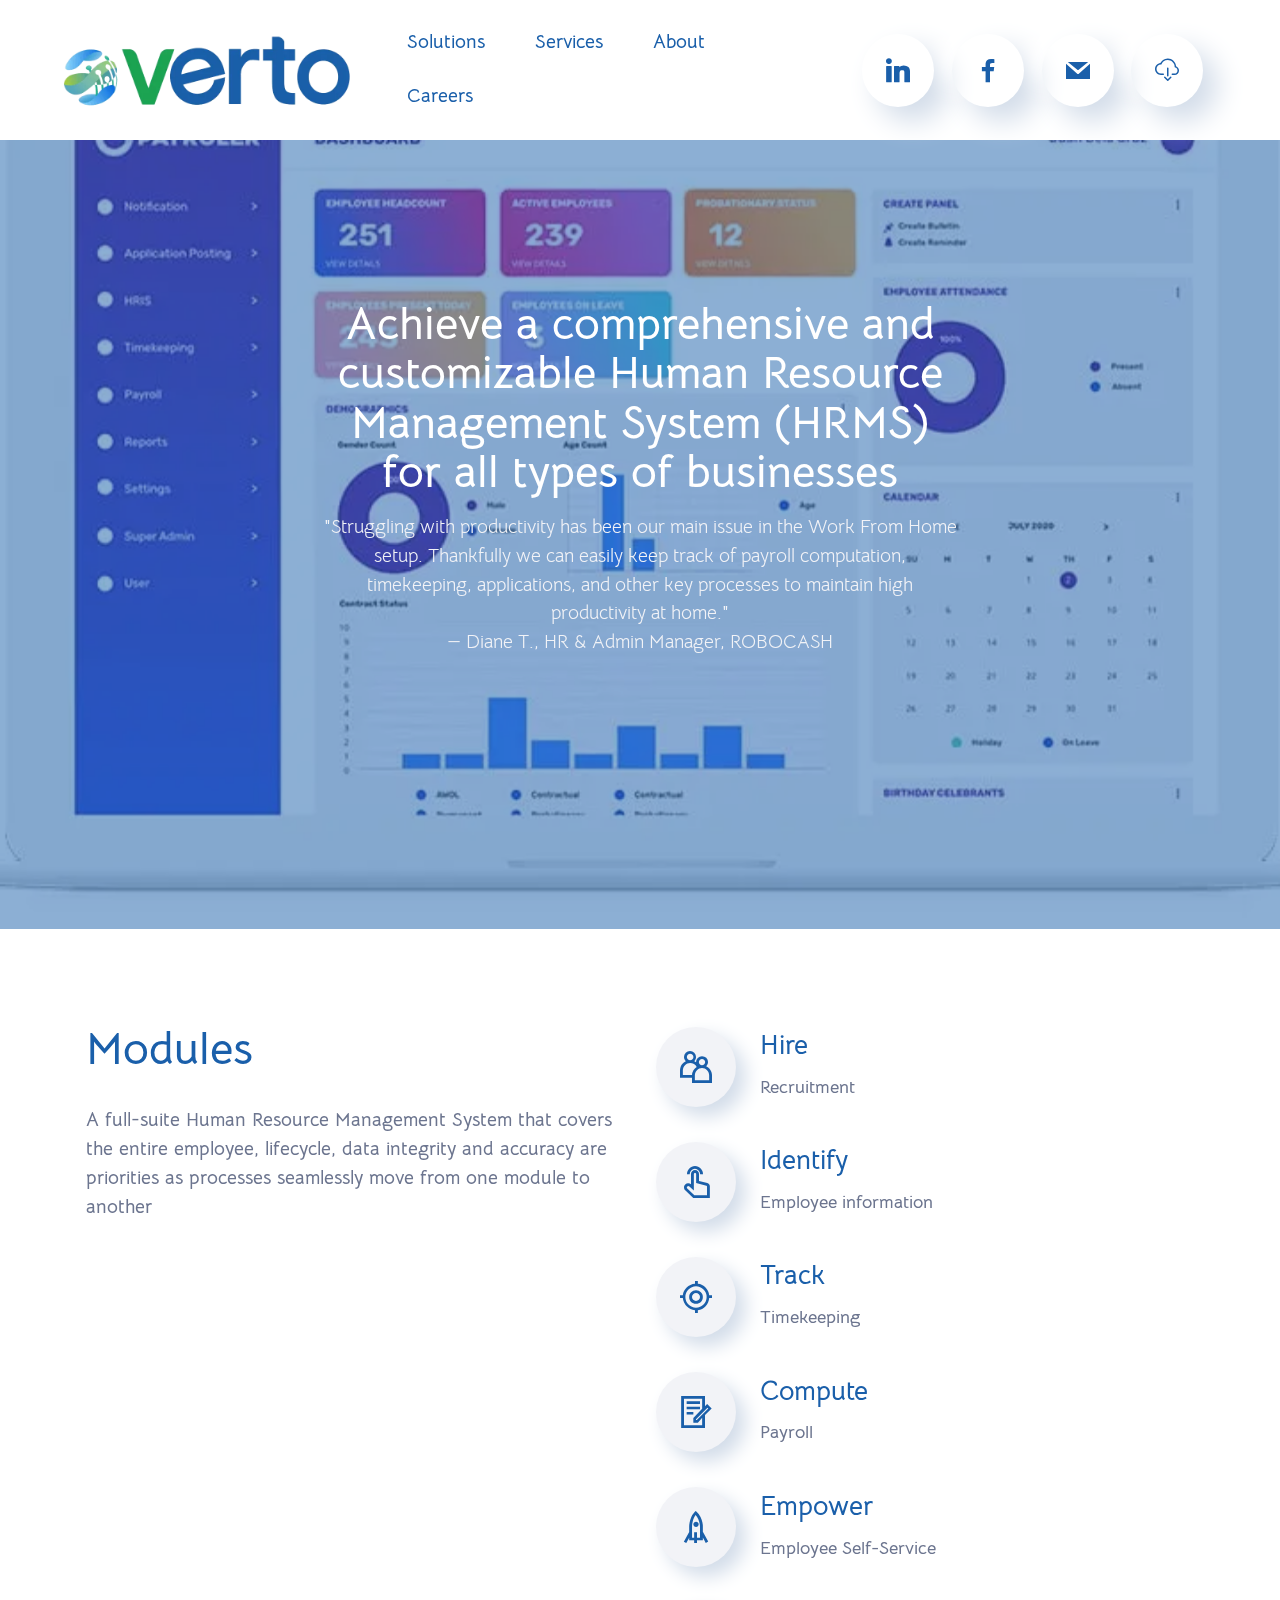
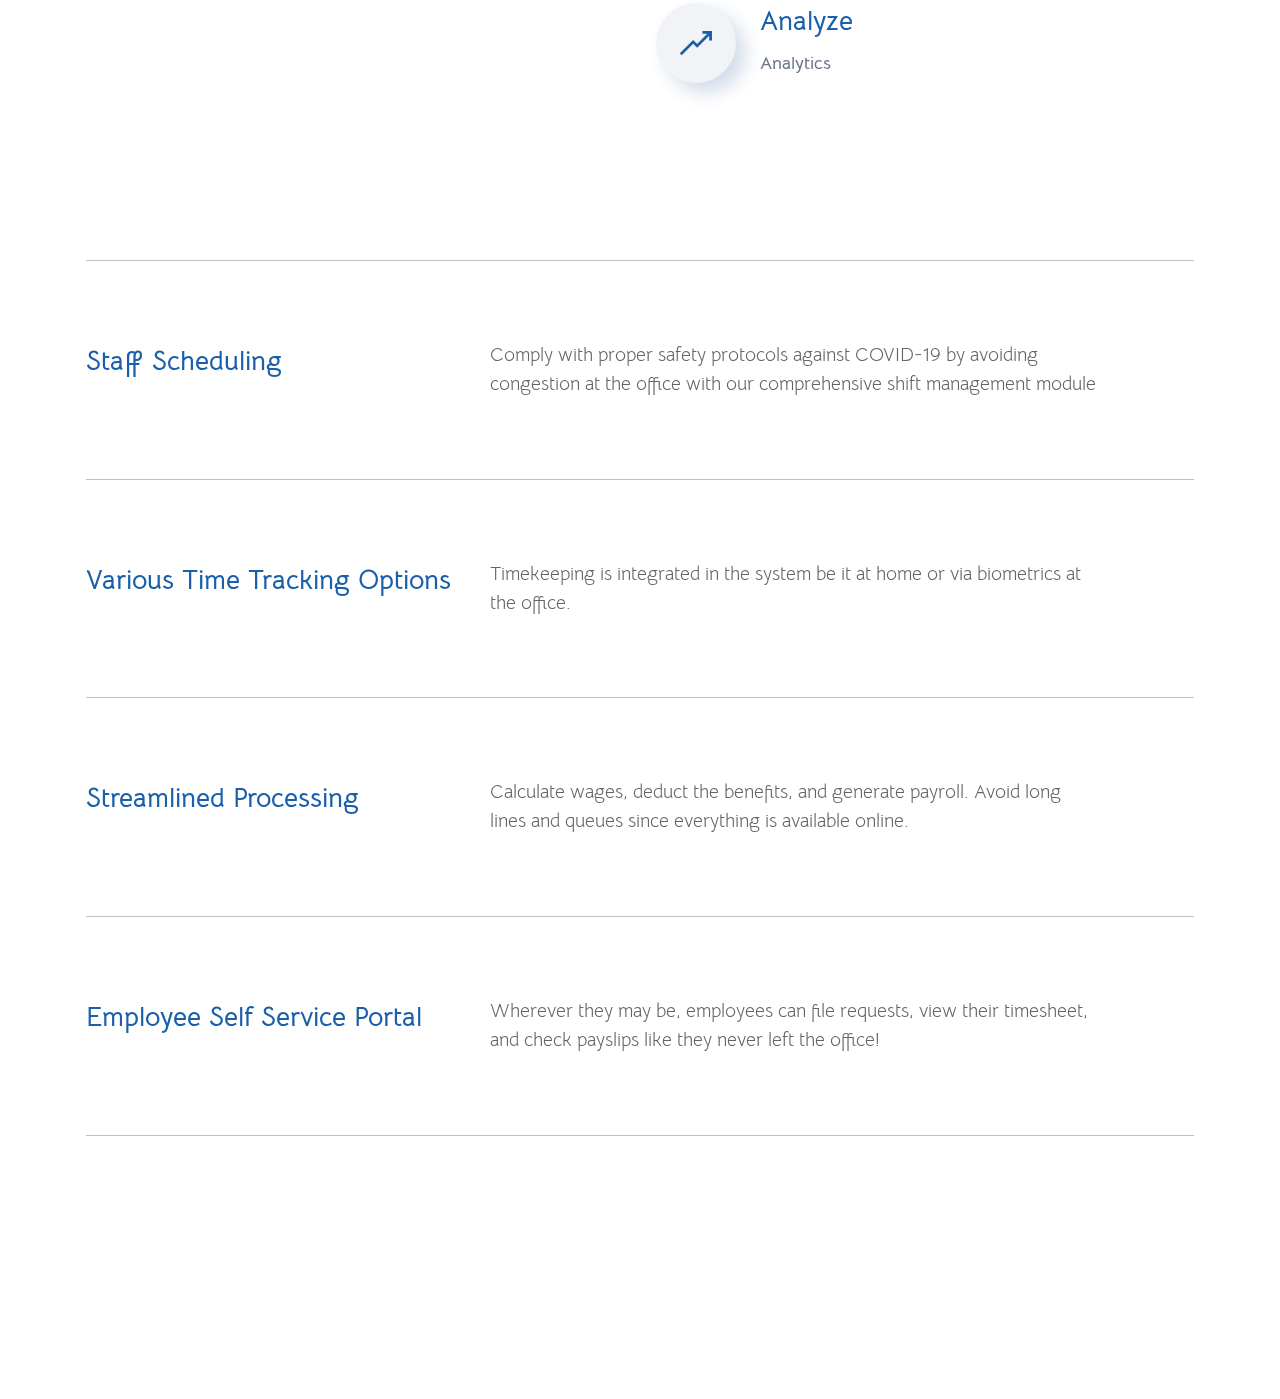
<file: hris.html>
<!DOCTYPE html>
<html  >
<head>
  <!-- Site made with Mobirise Website Builder v5.9.17, https://mobirise.com -->
  <meta charset="UTF-8">
  <meta http-equiv="X-UA-Compatible" content="IE=edge">
  <meta name="generator" content="Mobirise v5.9.17, mobirise.com">
  <meta name="viewport" content="width=device-width, initial-scale=1, minimum-scale=1">
  <link rel="shortcut icon" href="assets/images/verto-favicon-128x129.png" type="image/x-icon">
  <meta name="description" content="">
  
  
  <title>HIRS</title>
  <link rel="stylesheet" href="assets/web/assets/mobirise-icons2/mobirise2.css">
  <link rel="stylesheet" href="assets/web/assets/mobirise-icons-bold/mobirise-icons-bold.css">
  <link rel="stylesheet" href="assets/tether/tether.min.css">
  <link rel="stylesheet" href="assets/bootstrap/css/bootstrap.min.css">
  <link rel="stylesheet" href="assets/bootstrap/css/bootstrap-grid.min.css">
  <link rel="stylesheet" href="assets/bootstrap/css/bootstrap-reboot.min.css">
  <link rel="stylesheet" href="assets/popup-overlay-plugin/style.css">
  <link rel="stylesheet" href="assets/dropdown/css/style.css">
  <link rel="stylesheet" href="assets/socicon/css/styles.css">
  <link rel="stylesheet" href="assets/theme/css/style.css">
  <link rel="preload" href="https://fonts.googleapis.com/css?family=Bellota+Text:300,300i,400,400i,700,700i&display=swap" as="style" onload="this.onload=null;this.rel='stylesheet'">
  <noscript><link rel="stylesheet" href="https://fonts.googleapis.com/css?family=Bellota+Text:300,300i,400,400i,700,700i&display=swap"></noscript>
  <link rel="preload" as="style" href="assets/mobirise/css/mbr-additional.css?v=jYJO6p"><link rel="stylesheet" href="assets/mobirise/css/mbr-additional.css?v=jYJO6p" type="text/css">

  
  
  
</head>
<body>
  
  <section class="menu menu1 cid-u6RTffE7RL" once="menu" id="menu1-46">
    
    <nav class="navbar navbar-dropdown navbar-fixed-top navbar-expand-lg">
        <div class="container">
            <div class="navbar-brand">
                <span class="navbar-logo">
                    
                        <a href="index.html"><img src="assets/images/verto-png-810x234.webp" alt="Verto Logo" style="height: 5.8rem;"></a>
                    
                </span>
                
            </div>
            <button class="navbar-toggler" type="button" data-toggle="collapse" data-target="#navbarSupportedContent" aria-controls="navbarNavAltMarkup" aria-expanded="false" aria-label="Toggle navigation">
                <div class="hamburger">
                    <span></span>
                    <span></span>
                    <span></span>
                    <span></span>
                </div>
            </button>
            <div class="collapse navbar-collapse" id="navbarSupportedContent">
                <ul class="navbar-nav nav-dropdown nav-right" data-app-modern-menu="true"><li class="nav-item"><a class="nav-link link text-success text-primary display-7" href="index.html#features01-5f">Solutions</a></li>
                    <li class="nav-item"><a class="nav-link link text-success text-primary display-7" href="index.html#clients01-b">Services</a></li>
                    <li class="nav-item"><a class="nav-link link text-success text-primary display-7" href="index.html#article01-e">About</a></li><li class="nav-item"><a class="nav-link link text-success text-primary display-7" href="index.html#article01-e">Careers</a></li></ul>
                <div class="icons-menu">
                    <a class="iconfont-wrapper" href="https://www.linkedin.com/company/verto-communications-networks-solutions/about/" target="_blank">
                        <span class="p-2 mbr-iconfont socicon-linkedin socicon"></span>
                    </a>
                    <a class="iconfont-wrapper" href="https://www.facebook.com/vertoph" target="_blank">
                        <span class="p-2 mbr-iconfont socicon-facebook socicon"></span>
                    </a>
                    <a class="iconfont-wrapper" href="index.html#contacts08-o" target="_blank">
                        <span class="p-2 mbr-iconfont socicon-mail socicon"></span>
                    </a>
                    <a class="iconfont-wrapper" href="brochures.html" target="_blank">
                        <span class="p-2 mbr-iconfont mbrib-download"></span>
                    </a>
                </div>
                
            </div>
        </div>
    </nav>
</section>

<section class="header3 cid-u7ycJmK68n mbr-parallax-background" id="header03-49">

    
    


    <div class="mbr-overlay" style="opacity: 0.5; background-color: rgb(26, 95, 170);"></div>

    <div class="container">
        <div class="row justify-content-center">
            <div class="col-12 col-lg-7">
                <h1 class="mbr-section-title mbr-fonts-style mb-3 display-2"><strong>Achieve a comprehensive and customizable Human Resource Management System (HRMS) for all types of businesses</strong></h1>
                
                <p class="mbr-text mbr-fonts-style mb-4 display-7">"Struggling with productivity has been our main issue in the Work From Home setup. Thankfully we can easily keep track of payroll computation, timekeeping, applications, and other key processes to maintain high productivity at home."
<br>— Diane T., HR &amp; Admin Manager, ROBOCASH<br></p>
                
            </div>
        </div>
    </div>
</section>

<section class="features9 cid-u7ycPhdXL8" id="features09-4a">

    
    

    
    <div class="container">
        <div class="row justify-content-center">
            <div class="col-12 col-lg-6">
                <div class="card-wrapper">
                    <div class="card-box align-left">
                        <h4 class="card-title mbr-fonts-style mb-4 display-2"><strong>Modules</strong></h4>
                        <p class="mbr-text mbr-fonts-style mb-4 display-7"><strong>A full-suite Human Resource Management System that covers the entire employee, lifecycle, data integrity and accuracy are priorities as processes seamlessly move from one module to another</strong><br></p>
                        
                    </div>
                </div>
            </div>
            <div class="col-12 col-lg-6">
                <div class="item mbr-flex">
                    <div class="icon-box">
                        <span class="mbr-iconfont mobi-mbri-users mobi-mbri"></span>
                    </div>
                    <div class="text-box">
                        <h4 class="icon-title mbr-black mbr-fonts-style display-5"><strong>Hire</strong></h4>
                        <h5 class="icon-text mbr-black mbr-fonts-style display-4"><strong>Recruitment</strong></h5>
                    </div>
                </div>
                <div class="item mbr-flex">
                    <div class="icon-box">
                        <span class="mbr-iconfont mobi-mbri-touch mobi-mbri"></span>
                    </div>
                    <div class="text-box">
                        <h4 class="icon-title mbr-black mbr-fonts-style display-5"><strong>Identify</strong></h4>
                        <h5 class="icon-text mbr-black mbr-fonts-style display-4"><strong>Employee information</strong></h5>
                    </div>
                </div>
                <div class="item mbr-flex">
                    <div class="icon-box">
                        <span class="mbr-iconfont mobi-mbri-target mobi-mbri"></span>
                    </div>
                    <div class="text-box">
                        <h4 class="icon-title mbr-black mbr-fonts-style display-5"><strong>Track</strong></h4>
                        <h5 class="icon-text mbr-black mbr-fonts-style display-4"><strong>Timekeeping</strong></h5>
                    </div>
                </div>
                <div class="item mbr-flex">
                    <div class="icon-box">
                        <span class="mbr-iconfont mobi-mbri-contact-form mobi-mbri"></span>
                    </div>
                    <div class="text-box">
                        <h4 class="icon-title mbr-black mbr-fonts-style display-5"><strong>Compute</strong></h4>
                        <h5 class="icon-text mbr-black mbr-fonts-style display-4"><strong>Payroll</strong></h5>
                    </div>
                </div>
                <div class="item mbr-flex">
                    <div class="icon-box">
                        <span class="mbr-iconfont mobi-mbri-rocket mobi-mbri"></span>
                    </div>
                    <div class="text-box">
                        <h4 class="icon-title mbr-black mbr-fonts-style display-5"><strong>Empower</strong></h4>
                        <h5 class="icon-text mbr-black mbr-fonts-style display-4"><strong>Employee Self-Service</strong></h5>
                    </div>
                </div>
                <div class="item mbr-flex">
                    <div class="icon-box">
                        <span class="mbr-iconfont mobi-mbri-growing-chart mobi-mbri"></span>
                    </div>
                    <div class="text-box">
                        <h4 class="icon-title mbr-black mbr-fonts-style display-5"><strong>Analyze</strong></h4>
                        <h5 class="icon-text mbr-black mbr-fonts-style display-4"><strong>Analytics</strong></h5>
                    </div>
                </div>
            </div>
        </div>
    </div>
</section>

<section class="features07 devicem5 cid-u7yiZpOCRN" id="features07-4c">
    

    
    

    <div class="container">
        <div class="row">
            <div class="col-12">
                <div class="items-wrapper">
                    <div class="item features-without-image item-mb">
                        <div class="item-wrapper">
                            <div class="card-box">
                                <h4 class="card-title mbr-fonts-style display-5"><strong>
                                    Staff Scheduling</strong></h4>
                                <p class="card-text mbr-fonts-style display-7">
                                    Comply with proper safety protocols against COVID-19 by avoiding congestion at the office with our comprehensive shift management module
                                </p>
                            </div>
                        </div>
                    </div>
                    <div class="item features-without-image item-mb">
                        <div class="item-wrapper">
                            <div class="card-box">
                                <h4 class="card-title mbr-fonts-style display-5"><strong>
                                    Various Time Tracking Options</strong></h4>
                                <p class="card-text mbr-fonts-style display-7">
                                    Timekeeping is integrated in the system be it at home or via biometrics at the office.
                                </p>
                            </div>
                        </div>
                    </div>
                    <div class="item features-without-image item-mb">
                        <div class="item-wrapper">
                            <div class="card-box">
                                <h4 class="card-title mbr-fonts-style display-5"><strong>
                                    Streamlined Processing</strong></h4>
                                <p class="card-text mbr-fonts-style display-7">Calculate wages, deduct the benefits, and generate payroll. Avoid long lines and queues since everything is available online.<br></p>
                            </div>
                        </div>
                    </div>
                    <div class="item features-without-image item-mb">
                        <div class="item-wrapper">
                            <div class="card-box">
                                <h4 class="card-title mbr-fonts-style display-5"><strong>Employee Self Service Portal</strong></h4>
                                <p class="card-text mbr-fonts-style display-7">Wherever they may be, employees can file requests, view their timesheet, and check payslips like they never left the office!<br></p>
                            </div>
                        </div>
                    </div>
                </div>
            </div>
        </div>
    </div>
</section>

<section class="footer1 cid-u7LbedBSmZ mbr-reveal" once="footers" id="footer01-5b">
    

    

    <div class="container">
        <div class="media-container-row align-center mbr-white">
            <div class="row row-links">
                <ul class="foot-menu">
                    
                    
                    
                    
                    
                <li class="foot-menu-item mbr-fonts-style display-7"><a href="tel:+63282498686" class="text-white">+63-2-8249-8686</a></li><li class="foot-menu-item mbr-fonts-style display-7"><a href="mailto:salesteam@vertocommunications.net" class="text-white">salesteam@vertocommunications.net</a></li><li class="foot-menu-item mbr-fonts-style display-7"><a href="mailto:apply@vertonetworks.com" class="text-white">apply@vertonetworks.com</a></li></ul>
            </div>
            
            <div class="row row-copirayt">
                <p class="mbr-text mb-0 mbr-fonts-style mbr-white align-center display-4">
                    © Copyright 2023 Verto Network Solutions, Inc. - All Rights Reserved
                </p>
            </div>
        </div>
    </div>
</section>


<script src="assets/web/assets/jquery/jquery.min.js"></script>
  <script src="assets/popper/popper.min.js"></script>
  <script src="assets/tether/tether.min.js"></script>
  <script src="assets/bootstrap/js/bootstrap.min.js"></script>
  <script src="assets/smoothscroll/smooth-scroll.js"></script>
  <script src="assets/dropdown/js/nav-dropdown.js"></script>
  <script src="assets/dropdown/js/navbar-dropdown.js"></script>
  <script src="assets/touchswipe/jquery.touch-swipe.min.js"></script>
  <script src="assets/parallax/jarallax.min.js"></script>
  <script src="assets/theme/js/script.js"></script>
  
  
  
</body>
</html>
</file>
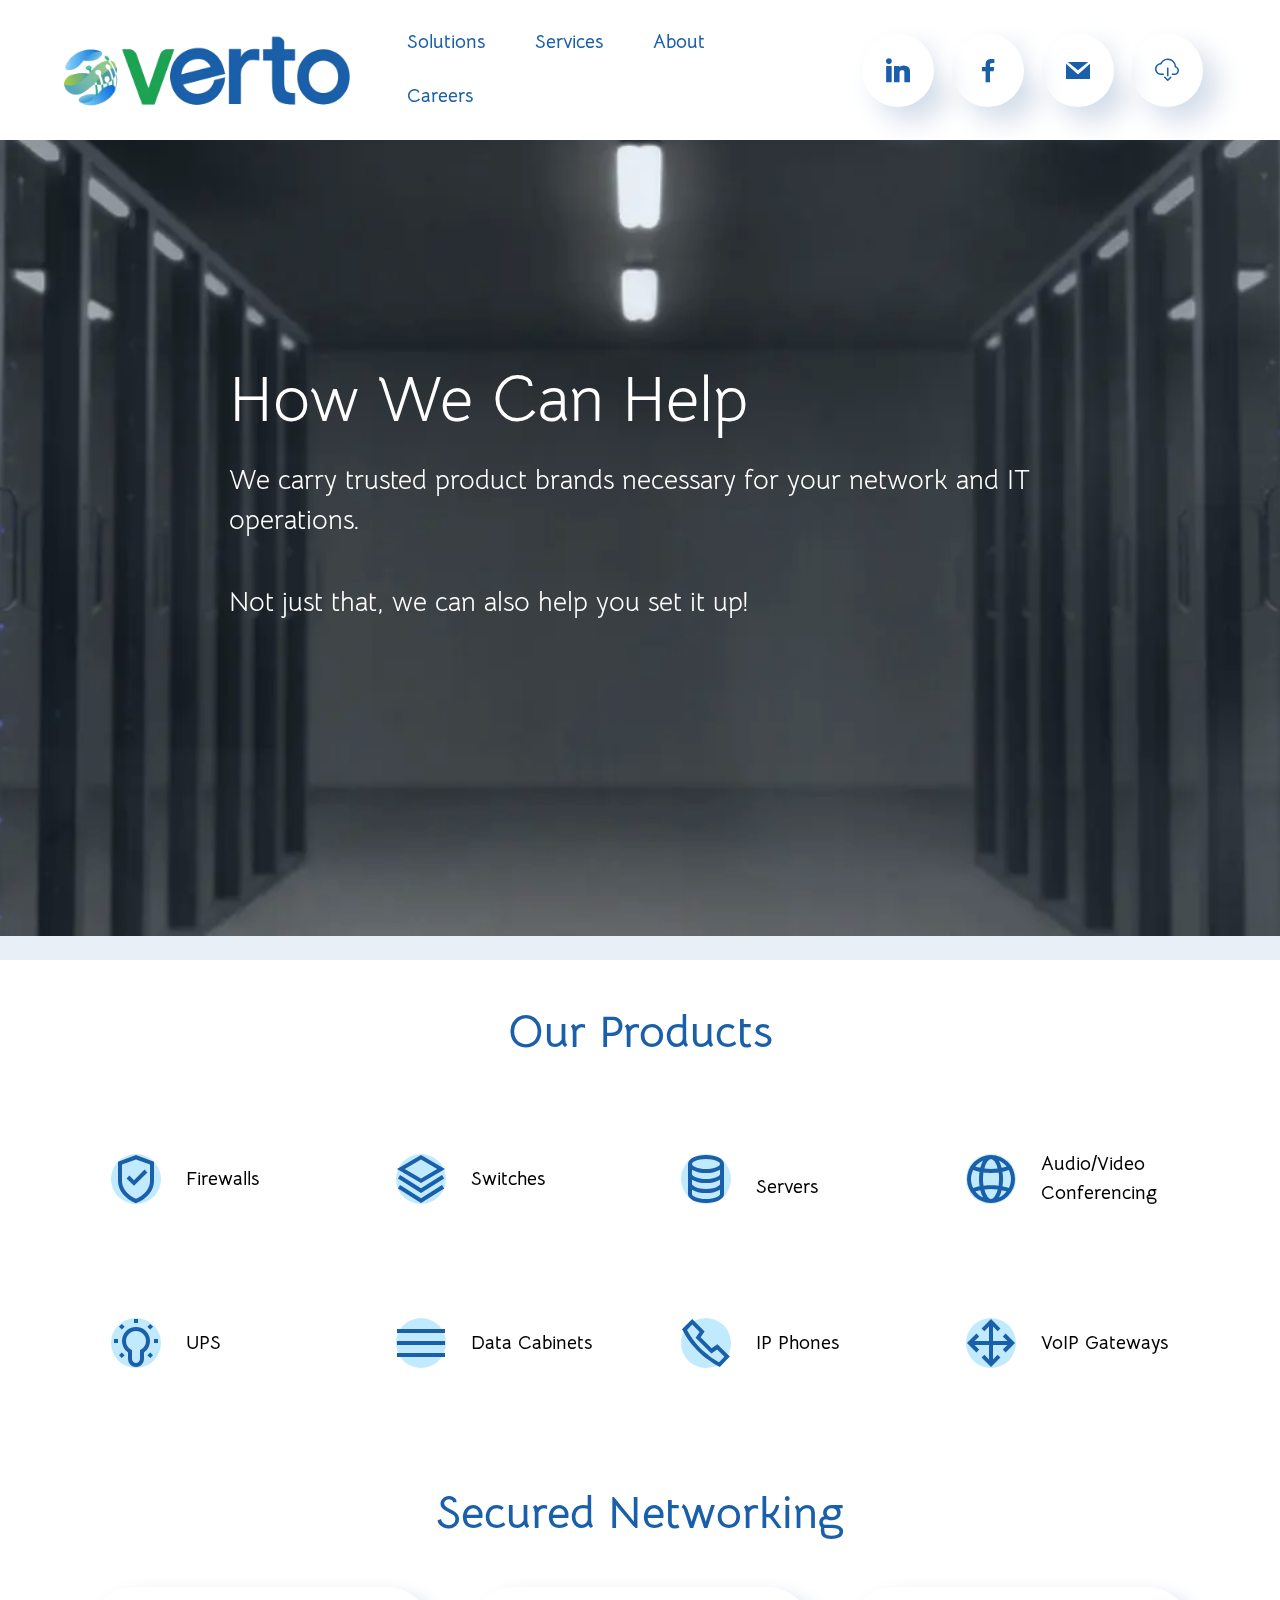
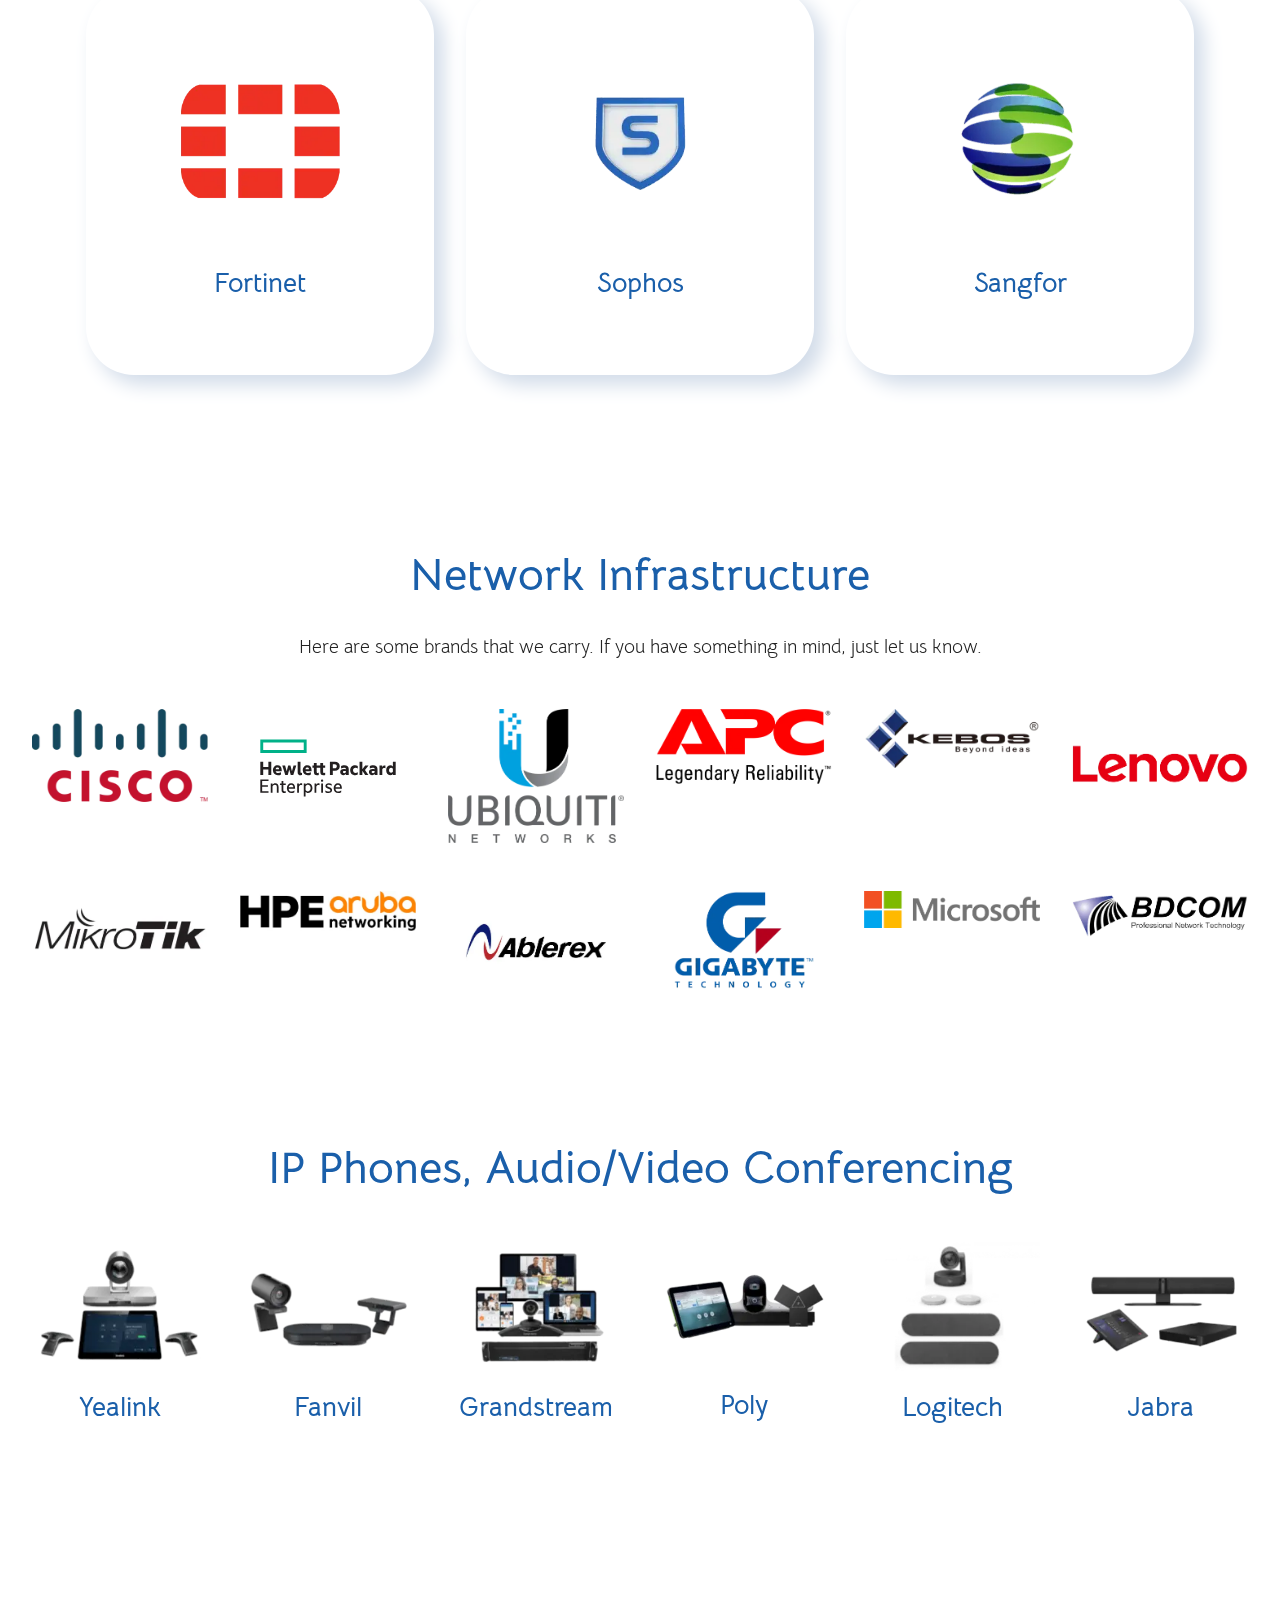
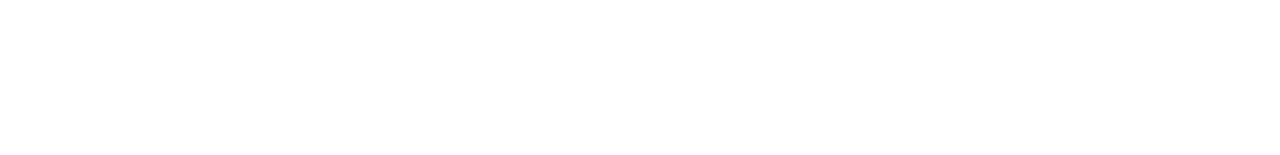
<file: networkandcybersecurity.html>
<!DOCTYPE html>
<html  >
<head>
  <!-- Site made with Mobirise Website Builder v5.9.17, https://mobirise.com -->
  <meta charset="UTF-8">
  <meta http-equiv="X-UA-Compatible" content="IE=edge">
  <meta name="generator" content="Mobirise v5.9.17, mobirise.com">
  <meta name="viewport" content="width=device-width, initial-scale=1, minimum-scale=1">
  <link rel="shortcut icon" href="assets/images/verto-favicon-128x129.png" type="image/x-icon">
  <meta name="description" content="">
  
  
  <title>Network and Cybersecurity</title>
  <link rel="stylesheet" href="assets/web/assets/mobirise-icons-bold/mobirise-icons-bold.css">
  <link rel="stylesheet" href="assets/web/assets/mobirise-icons/mobirise-icons.css">
  <link rel="stylesheet" href="assets/web/assets/mobirise-icons2/mobirise2.css">
  <link rel="stylesheet" href="assets/tether/tether.min.css">
  <link rel="stylesheet" href="assets/bootstrap/css/bootstrap.min.css">
  <link rel="stylesheet" href="assets/bootstrap/css/bootstrap-grid.min.css">
  <link rel="stylesheet" href="assets/bootstrap/css/bootstrap-reboot.min.css">
  <link rel="stylesheet" href="assets/popup-overlay-plugin/style.css">
  <link rel="stylesheet" href="assets/dropdown/css/style.css">
  <link rel="stylesheet" href="assets/socicon/css/styles.css">
  <link rel="stylesheet" href="assets/theme/css/style.css">
  <link rel="preload" href="https://fonts.googleapis.com/css?family=Bellota+Text:300,300i,400,400i,700,700i&display=swap" as="style" onload="this.onload=null;this.rel='stylesheet'">
  <noscript><link rel="stylesheet" href="https://fonts.googleapis.com/css?family=Bellota+Text:300,300i,400,400i,700,700i&display=swap"></noscript>
  <link rel="preload" as="style" href="assets/mobirise/css/mbr-additional.css?v=S8xx6S"><link rel="stylesheet" href="assets/mobirise/css/mbr-additional.css?v=S8xx6S" type="text/css">

  
  
  
</head>
<body>
  
  <section class="menu menu1 cid-u6RTffE7RL" once="menu" id="menu1-2s">
    
    <nav class="navbar navbar-dropdown navbar-fixed-top navbar-expand-lg">
        <div class="container">
            <div class="navbar-brand">
                <span class="navbar-logo">
                    
                        <a href="index.html"><img src="assets/images/verto-png-810x234.webp" alt="Verto Logo" style="height: 5.8rem;"></a>
                    
                </span>
                
            </div>
            <button class="navbar-toggler" type="button" data-toggle="collapse" data-target="#navbarSupportedContent" aria-controls="navbarNavAltMarkup" aria-expanded="false" aria-label="Toggle navigation">
                <div class="hamburger">
                    <span></span>
                    <span></span>
                    <span></span>
                    <span></span>
                </div>
            </button>
            <div class="collapse navbar-collapse" id="navbarSupportedContent">
                <ul class="navbar-nav nav-dropdown nav-right" data-app-modern-menu="true"><li class="nav-item"><a class="nav-link link text-success text-primary display-7" href="index.html#features01-5f">Solutions</a></li>
                    <li class="nav-item"><a class="nav-link link text-success text-primary display-7" href="index.html#clients01-b">Services</a></li>
                    <li class="nav-item"><a class="nav-link link text-success text-primary display-7" href="index.html#article01-e">About</a></li><li class="nav-item"><a class="nav-link link text-success text-primary display-7" href="index.html#article01-e">Careers</a></li></ul>
                <div class="icons-menu">
                    <a class="iconfont-wrapper" href="https://www.linkedin.com/company/verto-communications-networks-solutions/about/" target="_blank">
                        <span class="p-2 mbr-iconfont socicon-linkedin socicon"></span>
                    </a>
                    <a class="iconfont-wrapper" href="https://www.facebook.com/vertoph" target="_blank">
                        <span class="p-2 mbr-iconfont socicon-facebook socicon"></span>
                    </a>
                    <a class="iconfont-wrapper" href="index.html#contacts08-o" target="_blank">
                        <span class="p-2 mbr-iconfont socicon-mail socicon"></span>
                    </a>
                    <a class="iconfont-wrapper" href="brochures.html" target="_blank">
                        <span class="p-2 mbr-iconfont mbrib-download"></span>
                    </a>
                </div>
                
            </div>
        </div>
    </nav>
</section>

<section class="header6 agencym4_header6 cid-u7lCn7iqFv mbr-fullscreen mbr-parallax-background" id="header6-2x">

	
    


	<div class="mbr-overlay" style="opacity: 0.1; background-color: rgb(26, 95, 170);">
	</div>

	<div class="container">
		<div class="row justify-content-center">
			<div class="media-container-column mbr-white col-md-10 offset-md-1">
				<h1 class="mbr-section-title pb-3 mbr-fonts-style display-1">How We Can Help</h1>
				<p class="mbr-text pb-3 mbr-fonts-style display-5">
					We carry trusted product brands necessary for your network and IT operations.&nbsp;<br><br>Not just that, we can also help you set it up!</p>
				
			</div>
		</div>
	</div>

	
</section>

<section class="formulam5 features3 cid-u7m6gK6KYm" id="features3-35">
  

  
  
  <div class="container">
    <div class="row justify-content-center mb-5">
      <div class="col-12 mb-0 content-head">
        <h3 class="mbr-section-title mbr-fonts-style align-center display-2">
          <strong>Our Products</strong></h3>
        
      </div>
    </div>
    <div class="row">
      
      <div class="item features-without-image col-12 col-md-6 col-lg-3 active">
        <div class="item-wrapper">
          <div class="iconfont-wrapper">
            <span class="mbr-iconfont mobi-mbri-protect mobi-mbri"></span>
          </div>
          <div class="card-box align-left">

            <h5 class="card-title mbr-fonts-style display-7"><strong>Firewalls</strong></h5>
            

          </div>
        </div>
      </div><div class="item features-without-image col-12 col-md-6 col-lg-3">
        <div class="item-wrapper">
          <div class="iconfont-wrapper">
            <span class="mbr-iconfont mobi-mbri-layers mobi-mbri"></span>
          </div>
          <div class="card-box align-left">

            <h5 class="card-title mbr-fonts-style display-7"><strong>Switches</strong></h5>
            

          </div>
        </div>
      </div>
      <div class="item features-without-image col-12 col-md-6 col-lg-3">
        <div class="item-wrapper">
          <div class="iconfont-wrapper mb-3">
            <span class="mbr-iconfont mobi-mbri-database mobi-mbri"></span>
          </div>
          <div class="card-box align-left">

            <h5 class="card-title mbr-fonts-style display-7"><strong>Servers</strong></h5>
            

          </div>
        </div>
      </div>
      <div class="item features-without-image col-12 col-md-6 col-lg-3">
        <div class="item-wrapper">
          <div class="iconfont-wrapper">
            <span class="mbr-iconfont mobi-mbri-globe-2 mobi-mbri"></span>
          </div>
          <div class="card-box align-left">

            <h5 class="card-title mbr-fonts-style display-7"><strong>Audio/Video Conferencing</strong><strong><br></strong></h5>
            

          </div>
        </div>
      </div>

         <div class="item features-without-image col-12 col-md-6 col-lg-3">
        <div class="item-wrapper">
          <div class="iconfont-wrapper">
            <span class="mbr-iconfont mobi-mbri-idea mobi-mbri"></span>
          </div>
          <div class="card-box align-left">

            <h5 class="card-title mbr-fonts-style display-7"><strong>UPS</strong><strong><br></strong></h5>
            

          </div>
        </div>
      </div>
        
        <div class="item features-without-image col-12 col-md-6 col-lg-3">
        <div class="item-wrapper">
          <div class="iconfont-wrapper">
            <span class="mbr-iconfont mobi-mbri-menu mobi-mbri"></span>
          </div>
          <div class="card-box align-left">

            <h5 class="card-title mbr-fonts-style display-7"><strong>Data Cabinets</strong><strong><br></strong></h5>
            

          </div>
        </div>
      </div>
        
        
        <div class="item features-without-image col-12 col-md-6 col-lg-3">
        <div class="item-wrapper">
          <div class="iconfont-wrapper">
            <span class="mbr-iconfont mobi-mbri-phone mobi-mbri"></span>
          </div>
          <div class="card-box align-left">

            <h5 class="card-title mbr-fonts-style display-7"><strong>IP Phones</strong></h5>
            

          </div>
        </div>
      </div>

        <div class="item features-without-image col-12 col-md-6 col-lg-3">
        <div class="item-wrapper">
          <div class="iconfont-wrapper">
            <span class="mbr-iconfont mobi-mbri-drag-n-drop mobi-mbri"></span>
          </div>
          <div class="card-box align-left">

            <h5 class="card-title mbr-fonts-style display-7"><strong>VoIP Gateways</strong></h5>
            

          </div>
        </div>
      </div>
    </div>
  </div>
</section>

<section class="team2 cid-u7lZFHg5Be" id="team02-33">
    
    

    
    <div class="container">
        <div class="row justify-content-center">
            <div class="col-12">
                <h2 class="title align-left mbr-fonts-style mb-5 display-2"><strong>Secured Networking</strong></h2>

            </div>
            <div class="card col-12 col-md-6 col-lg-4">
                <div class="card-wrapper">
                    <img src="assets/images/fortinet-1-360x287.webp" alt="Mobirise">
                    <div class="card-box">
                        <h4 class="card-title mbr-fonts-style mb-2 display-5"><strong>Fortinet</strong></h4>
                        
                    </div>




                </div>
            </div>
            <div class="card col-12 col-md-6 col-lg-4">
                <div class="card-wrapper">
                    <img src="assets/images/sophos-360x250.webp" alt="Mobirise">
                    <div class="card-box">
                        <h4 class="card-title mbr-fonts-style mb-2 display-5"><strong>Sophos</strong></h4>
                        
                    </div>

                </div>
            </div>
            <div class="card col-12 col-md-6 col-lg-4">
                <div class="card-wrapper">
                    <img src="assets/images/sangfor-360x270.webp" alt="Mobirise">
                    <div class="card-box">
                        <h4 class="card-title mbr-fonts-style mb-2 display-5"><strong>Sangfor</strong></h4>
                        
                    </div>

                </div>
            </div>


        </div>
    </div>
</section>

<section class="features13 start cid-u7m9DByzj7" id="features013-36">
    

<div class="container-fluid">
  <div class="row justify-content-center">
    <div class="col-12 content-head">
      <div class="mbr-section-head mb-5">
        <h4 class="mbr-section-title mbr-fonts-style align-center mb-0 display-2">
          <strong>Network Infrastructure</strong></h4>
        <h5 class="mbr-section-subtitle mbr-fonts-style align-center mb-0 mt-4 display-7">
          Here are some brands that we carry. If you have something in mind, just let us know.</h5>
      </div>
    </div>
  </div>
  <div class="row mbr-section-content">
    <div class="item features-image col-6 col-md-4 col-lg-2">
      <div class="item-wrapper">
        <div class="item-img">
          <img src="assets/images/cisco-431x228.webp" alt="Mobirise Website Builder" title="" data-slide-to="0" data-bs-slide-to="0">
        </div>
        
        
      </div>
    </div>
    <div class="item features-image col-6 col-md-4 col-lg-2">
      <div class="item-wrapper">
        <div class="item-img">
          <img src="assets/images/hpe.svg" alt="Mobirise Website Builder" title="" data-slide-to="1" data-bs-slide-to="1">
        </div>
        
        
      </div>
    </div>
    <div class="item features-image col-6 col-md-4 col-lg-2">
      <div class="item-wrapper">
        <div class="item-img">
          <img src="assets/images/ubiquiti-431x326.webp" alt="Ubiquiti" title="" data-slide-to="2" data-bs-slide-to="2">
        </div>
        
        
      </div>
    </div>
    <div class="item features-image col-6 col-md-4 col-lg-2">
      <div class="item-wrapper">
        <div class="item-img">
          <img src="assets/images/apc-431x182.webp" alt="APC" title="" data-slide-to="3" data-bs-slide-to="3">
        </div>
        
        
      </div>
    </div>
    <div class="item features-image col-6 col-md-4 col-lg-2">
      <div class="item-wrapper">
        <div class="item-img">
          <img src="assets/images/kebos-431x144.webp" alt="Kebos" title="" data-slide-to="4" data-bs-slide-to="4">
        </div>
        
        
      </div>
    </div>
    <div class="item features-image col-6 col-md-4 col-lg-2">
      <div class="item-wrapper">
        <div class="item-img">
          <img src="assets/images/lenovo-431x269.webp" alt="Lenovo" title="" data-slide-to="5" data-bs-slide-to="6">
        </div>
        
        
      </div>
    </div>

  </div>
</div>
</section>

<section class="features13 start cid-u7mkDEDuRB" id="features013-37">
    

<div class="container-fluid">
  <div class="row justify-content-center">
    <div class="col-12 content-head">
      
    </div>
  </div>
  <div class="row mbr-section-content">
    
    <div class="item features-image col-6 col-md-4 col-lg-2 active">
      <div class="item-wrapper">
        <div class="item-img">
          <img src="assets/images/mikrotik-logo-431x208.webp" alt="Mikrotik" title="" data-slide-to="0" data-bs-slide-to="0">
        </div>
        
        
      </div>
    </div><div class="item features-image col-6 col-md-4 col-lg-2">
      <div class="item-wrapper">
        <div class="item-img">
          <img src="assets/images/aruba-431x98.webp" alt="Aruba" title="" data-slide-to="1" data-bs-slide-to="1">
        </div>
        
        
      </div>
    </div>
    <div class="item features-image col-6 col-md-4 col-lg-2">
      <div class="item-wrapper">
        <div class="item-img">
          <img src="assets/images/ablerex-431x269.webp" alt="Ablerex" title="" data-slide-to="2" data-bs-slide-to="2">
        </div>
        
        
      </div>
    </div>
    <div class="item features-image col-6 col-md-4 col-lg-2">
      <div class="item-wrapper">
        <div class="item-img">
          <img src="assets/images/gigabyte-431x242.webp" alt="Gigabyte" title="" data-slide-to="3" data-bs-slide-to="3">
        </div>
        
        
      </div>
    </div>
    <div class="item features-image col-6 col-md-4 col-lg-2">
      <div class="item-wrapper">
        <div class="item-img">
          <img src="assets/images/microsoft-431x92.webp" alt="Microsoft" title="" data-slide-to="4" data-bs-slide-to="4">
        </div>
        
        
      </div>
    </div>
    <div class="item features-image col-6 col-md-4 col-lg-2">
      <div class="item-wrapper">
        <div class="item-img">
          <img src="assets/images/bdcom-431x123.webp" alt="Bdcom" title="" data-slide-to="5" data-bs-slide-to="6">
        </div>
        
        
      </div>
    </div>

  </div>
</div>
</section>

<section class="features13 start cid-u7souPFzd6" id="features013-3a">
    

<div class="container-fluid">
  <div class="row justify-content-center">
    <div class="col-12 content-head">
      <div class="mbr-section-head mb-5">
        <h4 class="mbr-section-title mbr-fonts-style align-center mb-0 display-2">
          <strong>IP Phones, Audio/Video Conferencing</strong></h4>
        
      </div>
    </div>
  </div>
  <div class="row mbr-section-content">
    <div class="item features-image col-6 col-md-4 col-lg-2">
      <div class="item-wrapper">
        <div class="item-img">
          <img src="assets/images/yealink-1-431x317.webp" alt="Yealink" title="" data-slide-to="0" data-bs-slide-to="0">
        </div>
        <div class="item-content align-left mt-3">
          <h5 class="item-title mbr-fonts-style mb-3 display-5">
            <strong>Yealink</strong></h5>
          
          
        </div>
        
      </div>
    </div>
    <div class="item features-image col-6 col-md-4 col-lg-2">
      <div class="item-wrapper">
        <div class="item-img">
          <img src="assets/images/fanvil-431x317.webp" alt="Fanvil" title="" data-slide-to="1" data-bs-slide-to="1">
        </div>
        <div class="item-content align-left mt-3">
          <h5 class="item-title mbr-fonts-style mb-3 display-5">
            <strong>Fanvil</strong></h5>
          
          
        </div>
        
      </div>
    </div>
    <div class="item features-image col-6 col-md-4 col-lg-2">
      <div class="item-wrapper">
        <div class="item-img">
          <img src="assets/images/grandstream-431x317.webp" alt="Grandstream" title="" data-slide-to="2" data-bs-slide-to="2">
        </div>
        <div class="item-content align-left mt-3">
          <h5 class="item-title mbr-fonts-style mb-3 display-5">
            <strong>Grandstream</strong></h5>
          
          
        </div>
        
      </div>
    </div>
    <div class="item features-image col-6 col-md-4 col-lg-2">
      <div class="item-wrapper">
        <div class="item-img">
          <img src="assets/images/poly-1-431x313.webp" alt="Poly" title="" data-slide-to="3" data-bs-slide-to="3">
        </div>
        <div class="item-content align-left mt-3">
          <h5 class="item-title mbr-fonts-style mb-3 display-5">
            <strong>Poly</strong></h5>
          
          
        </div>
        
      </div>
    </div>
    <div class="item features-image col-6 col-md-4 col-lg-2">
      <div class="item-wrapper">
        <div class="item-img">
          <img src="assets/images/logitech-1-431x317.webp" alt="Logitech" title="" data-slide-to="4" data-bs-slide-to="4">
        </div>
        <div class="item-content align-left mt-3">
          <h5 class="item-title mbr-fonts-style mb-3 display-5">
            <strong>Logitech</strong></h5>
          
          
        </div>
        
      </div>
    </div>
    <div class="item features-image col-6 col-md-4 col-lg-2">
      <div class="item-wrapper">
        <div class="item-img">
          <img src="assets/images/jabra-1-431x317.webp" alt="Jabra" title="" data-slide-to="5" data-bs-slide-to="6">
        </div>
        <div class="item-content align-left mt-3">
          <h5 class="item-title mbr-fonts-style mb-3 display-5">
            <strong>Jabra</strong></h5>
          
          
        </div>
        
      </div>
    </div>

  </div>
</div>
</section>

<section class="footer1 cid-u7LbedBSmZ mbr-reveal" once="footers" id="footer01-5b">
    

    

    <div class="container">
        <div class="media-container-row align-center mbr-white">
            <div class="row row-links">
                <ul class="foot-menu">
                    
                    
                    
                    
                    
                <li class="foot-menu-item mbr-fonts-style display-7"><a href="tel:+63282498686" class="text-white">+63-2-8249-8686</a></li><li class="foot-menu-item mbr-fonts-style display-7"><a href="mailto:salesteam@vertocommunications.net" class="text-white">salesteam@vertocommunications.net</a></li><li class="foot-menu-item mbr-fonts-style display-7"><a href="mailto:apply@vertonetworks.com" class="text-white">apply@vertonetworks.com</a></li></ul>
            </div>
            
            <div class="row row-copirayt">
                <p class="mbr-text mb-0 mbr-fonts-style mbr-white align-center display-4">
                    © Copyright 2023 Verto Network Solutions, Inc. - All Rights Reserved
                </p>
            </div>
        </div>
    </div>
</section>


<script src="assets/web/assets/jquery/jquery.min.js"></script>
  <script src="assets/popper/popper.min.js"></script>
  <script src="assets/tether/tether.min.js"></script>
  <script src="assets/bootstrap/js/bootstrap.min.js"></script>
  <script src="assets/smoothscroll/smooth-scroll.js"></script>
  <script src="assets/dropdown/js/nav-dropdown.js"></script>
  <script src="assets/dropdown/js/navbar-dropdown.js"></script>
  <script src="assets/touchswipe/jquery.touch-swipe.min.js"></script>
  <script src="assets/parallax/jarallax.min.js"></script>
  <script src="assets/theme/js/script.js"></script>
  
  
  
</body>
</html>
</file>
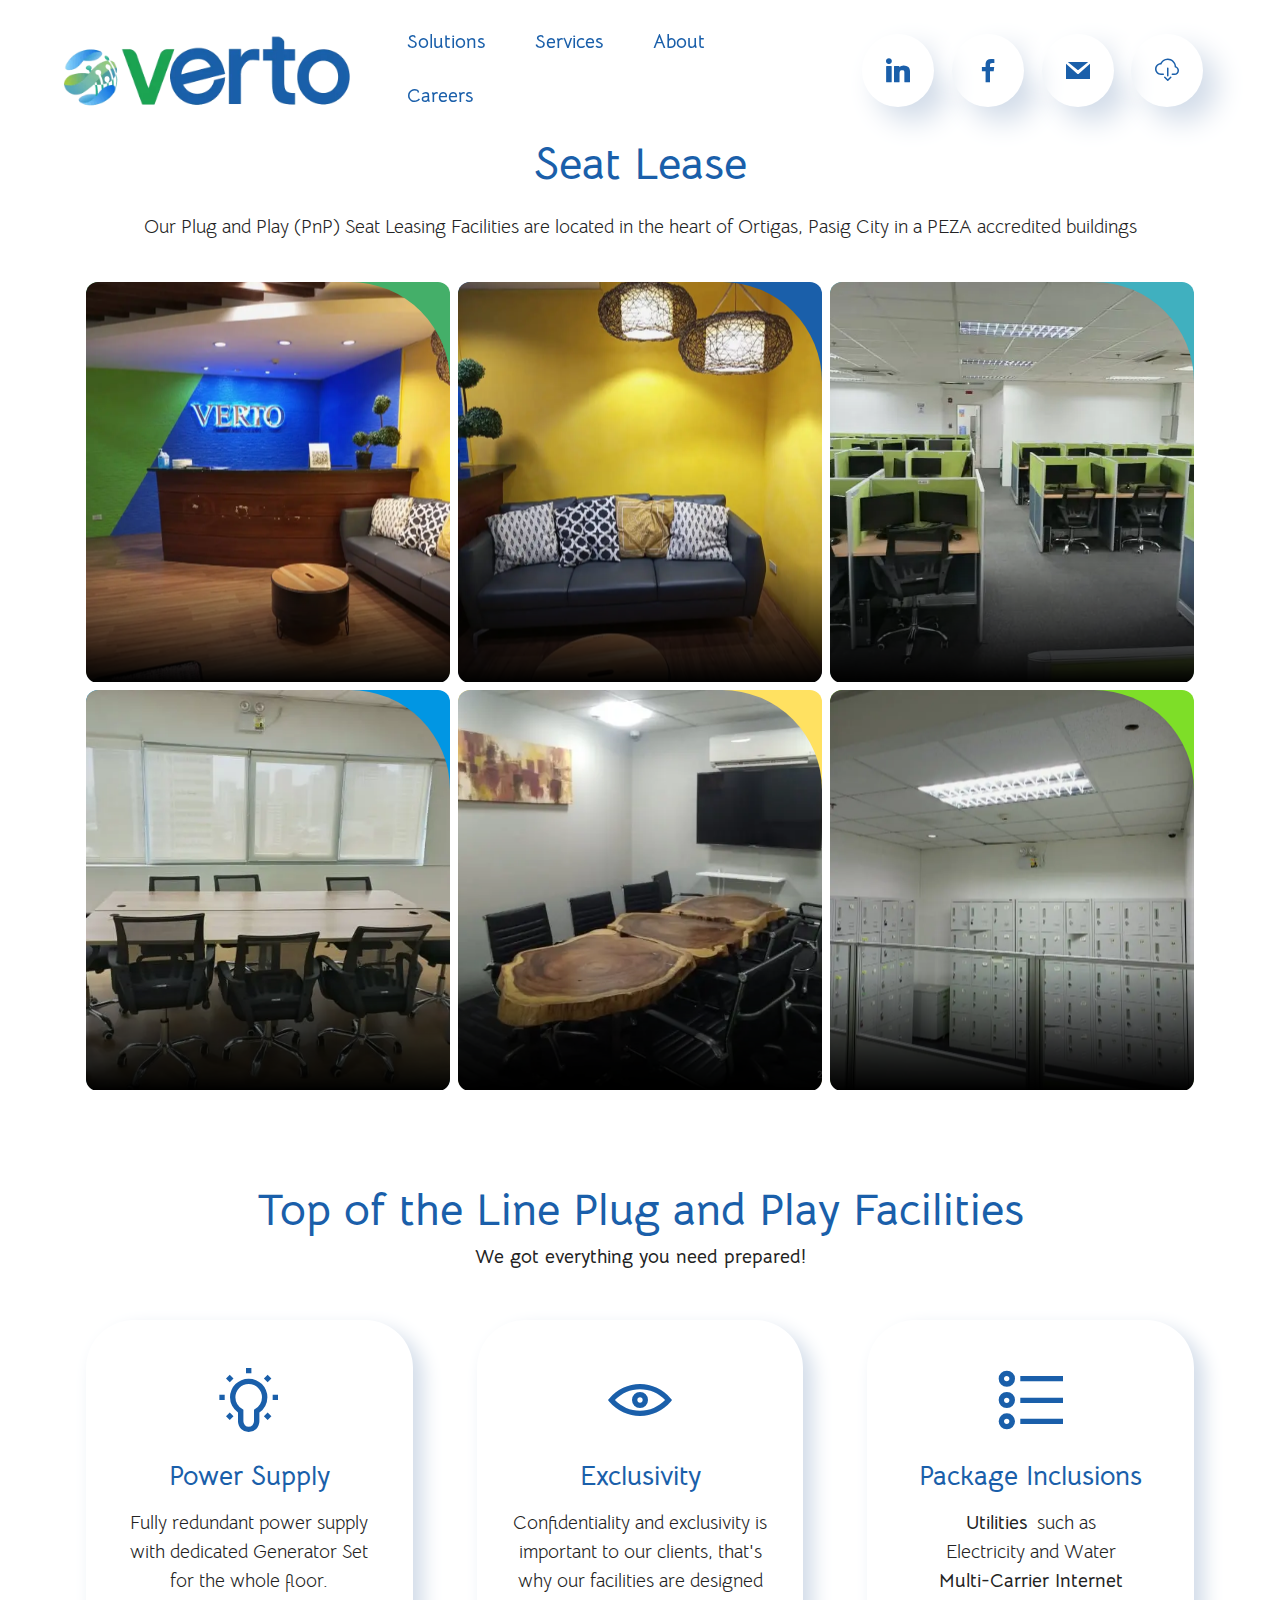
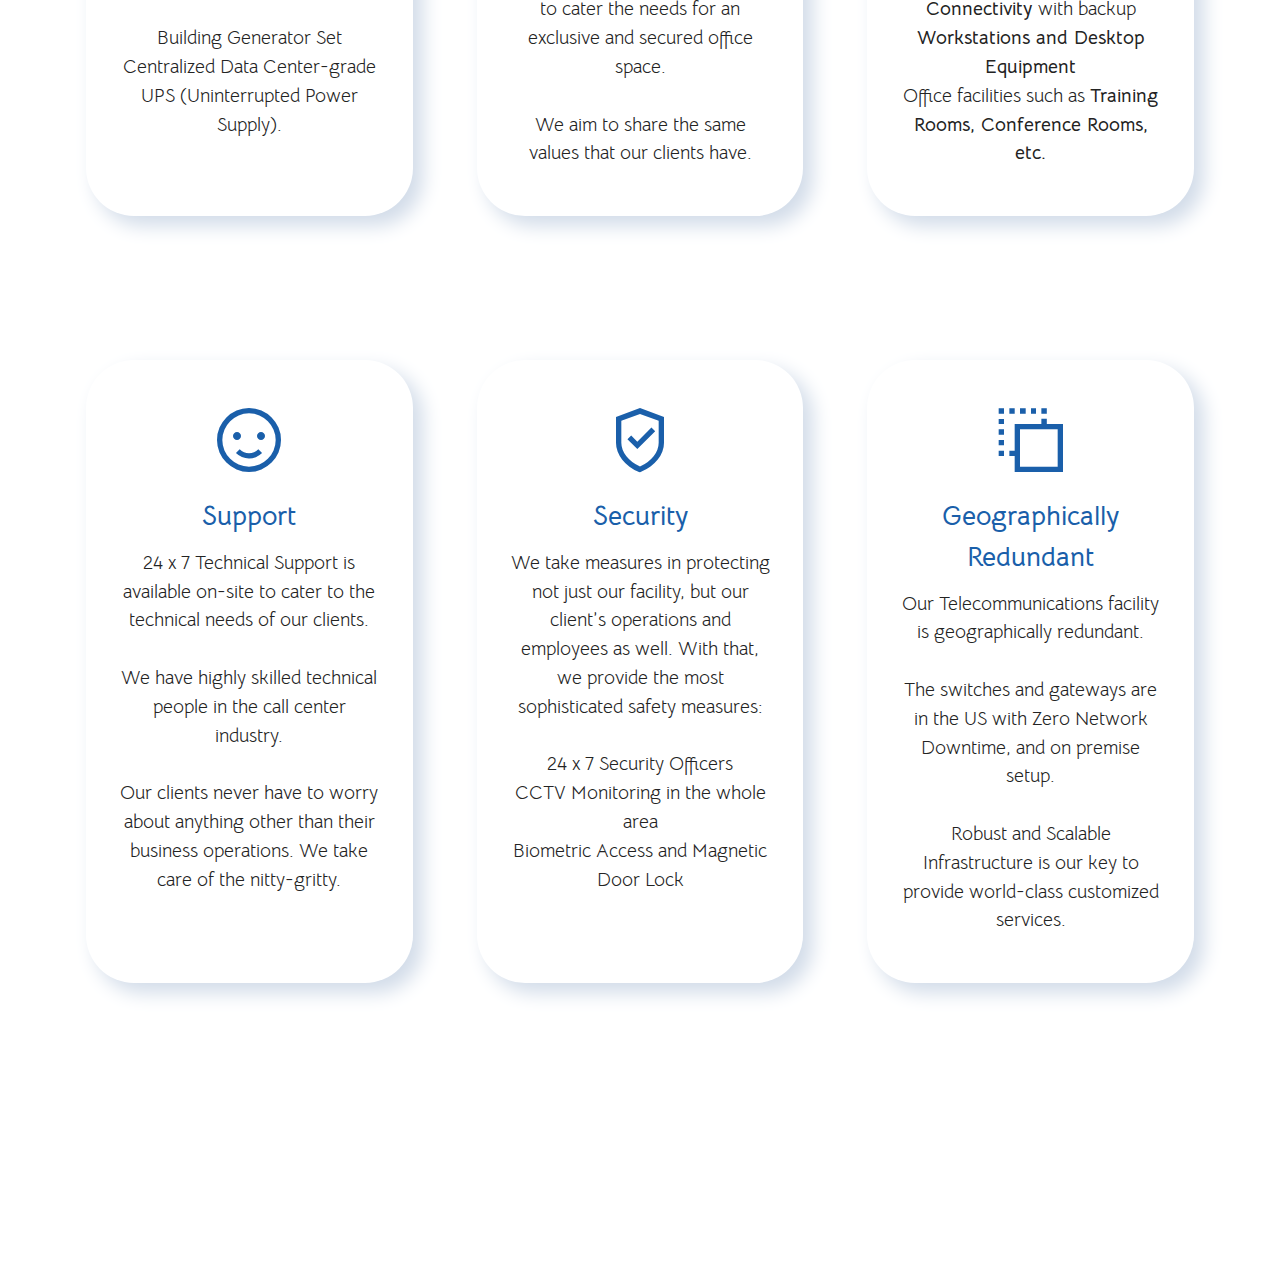
<file: seatleasing.html>
<!DOCTYPE html>
<html  >
<head>
  <!-- Site made with Mobirise Website Builder v5.9.17, https://mobirise.com -->
  <meta charset="UTF-8">
  <meta http-equiv="X-UA-Compatible" content="IE=edge">
  <meta name="generator" content="Mobirise v5.9.17, mobirise.com">
  <meta name="viewport" content="width=device-width, initial-scale=1, minimum-scale=1">
  <link rel="shortcut icon" href="assets/images/verto-favicon-128x129.png" type="image/x-icon">
  <meta name="description" content="">
  
  
  <title>Seat Leasing</title>
  <link rel="stylesheet" href="assets/web/assets/mobirise-icons-bold/mobirise-icons-bold.css">
  <link rel="stylesheet" href="assets/web/assets/mobirise-icons2/mobirise2.css">
  <link rel="stylesheet" href="assets/tether/tether.min.css">
  <link rel="stylesheet" href="assets/bootstrap/css/bootstrap.min.css">
  <link rel="stylesheet" href="assets/bootstrap/css/bootstrap-grid.min.css">
  <link rel="stylesheet" href="assets/bootstrap/css/bootstrap-reboot.min.css">
  <link rel="stylesheet" href="assets/popup-overlay-plugin/style.css">
  <link rel="stylesheet" href="assets/dropdown/css/style.css">
  <link rel="stylesheet" href="assets/socicon/css/styles.css">
  <link rel="stylesheet" href="assets/theme/css/style.css">
  <link rel="preload" href="https://fonts.googleapis.com/css?family=Bellota+Text:300,300i,400,400i,700,700i&display=swap" as="style" onload="this.onload=null;this.rel='stylesheet'">
  <noscript><link rel="stylesheet" href="https://fonts.googleapis.com/css?family=Bellota+Text:300,300i,400,400i,700,700i&display=swap"></noscript>
  <link rel="preload" as="style" href="assets/mobirise/css/mbr-additional.css?v=djA5z6"><link rel="stylesheet" href="assets/mobirise/css/mbr-additional.css?v=djA5z6" type="text/css">

  
  
  
</head>
<body>
  
  <section class="menu menu1 cid-u6RTffE7RL" once="menu" id="menu1-4n">
    
    <nav class="navbar navbar-dropdown navbar-fixed-top navbar-expand-lg">
        <div class="container">
            <div class="navbar-brand">
                <span class="navbar-logo">
                    
                        <a href="index.html"><img src="assets/images/verto-png-810x234.webp" alt="Verto Logo" style="height: 5.8rem;"></a>
                    
                </span>
                
            </div>
            <button class="navbar-toggler" type="button" data-toggle="collapse" data-target="#navbarSupportedContent" aria-controls="navbarNavAltMarkup" aria-expanded="false" aria-label="Toggle navigation">
                <div class="hamburger">
                    <span></span>
                    <span></span>
                    <span></span>
                    <span></span>
                </div>
            </button>
            <div class="collapse navbar-collapse" id="navbarSupportedContent">
                <ul class="navbar-nav nav-dropdown nav-right" data-app-modern-menu="true"><li class="nav-item"><a class="nav-link link text-success text-primary display-7" href="index.html#features01-5f">Solutions</a></li>
                    <li class="nav-item"><a class="nav-link link text-success text-primary display-7" href="index.html#clients01-b">Services</a></li>
                    <li class="nav-item"><a class="nav-link link text-success text-primary display-7" href="index.html#article01-e">About</a></li><li class="nav-item"><a class="nav-link link text-success text-primary display-7" href="index.html#article01-e">Careers</a></li></ul>
                <div class="icons-menu">
                    <a class="iconfont-wrapper" href="https://www.linkedin.com/company/verto-communications-networks-solutions/about/" target="_blank">
                        <span class="p-2 mbr-iconfont socicon-linkedin socicon"></span>
                    </a>
                    <a class="iconfont-wrapper" href="https://www.facebook.com/vertoph" target="_blank">
                        <span class="p-2 mbr-iconfont socicon-facebook socicon"></span>
                    </a>
                    <a class="iconfont-wrapper" href="index.html#contacts08-o" target="_blank">
                        <span class="p-2 mbr-iconfont socicon-mail socicon"></span>
                    </a>
                    <a class="iconfont-wrapper" href="brochures.html" target="_blank">
                        <span class="p-2 mbr-iconfont mbrib-download"></span>
                    </a>
                </div>
                
            </div>
        </div>
    </nav>
</section>

<section class="gallery1 cid-u7CLVKiRdG" id="agallery1-4q">
    

    
    <div class="container">
        <div class="row">
            <div class="col-12 col-title">
                <h3 class="mbr-section-title mbr-fonts-style align-center mb-0 display-2">
                    <strong>Seat Lease</strong></h3>
                <h5 class="mbr-section-subtitle mbr-fonts-style align-center mb-0 display-7">
                    Our Plug and Play (PnP) Seat Leasing Facilities are located in the heart of Ortigas, Pasig City in a PEZA accredited buildings</h5>
            </div>
        </div>
        <div class="row card-row">
            <div class="col-12 cards-container">
                <div class="card card-1 item features-image">
                    <div class="card-wrapper item-wrapper">
                        <div class="card-img-bg item-img">
                            <img src="assets/images/306018822-639589321068533-3704386045139925972-n-728x971.webp" alt="Verto">
                        </div>
                        <div class="card-box">
                            <div class="card-box-overlay"></div>
                            
                            
                        </div>
                    </div>
                </div>
                <div class="card card-2 item features-image">
                    <div class="card-wrapper item-wrapper">
                        <div class="card-img-bg item-img">
                            <img src="assets/images/305467247-623236762650861-8971557814988438770-n-728x971.webp" alt="Verto">
                        </div>
                        <div class="card-box">
                            <div class="card-box-overlay"></div>
                            
                            
                        </div>
                    </div>
                </div>
                <div class="card card-3 item features-image">
                    <div class="card-wrapper item-wrapper">
                        <div class="card-img-bg item-img">
                            <img src="assets/images/305131948-1044144269599525-7309532861335037075-n-728x546.webp" alt="Verto">
                        </div>
                        <div class="card-box">
                            <div class="card-box-overlay"></div>
                            
                            
                        </div>
                    </div>
                </div>
                <div class="card card-4 item features-image">
                    <div class="card-wrapper item-wrapper">
                        <div class="card-img-bg item-img">
                            <img src="assets/images/305461368-408108604591235-6748047471201443477-n-728x546.webp" alt="Verto">
                        </div>
                        <div class="card-box">
                            <div class="card-box-overlay"></div>
                            
                            
                        </div>
                    </div>
                </div>
                <div class="card card-5 item features-image">
                    <div class="card-wrapper item-wrapper">
                        <div class="card-img-bg item-img">
                            <img src="assets/images/433830404-293905853556004-3920395986074367628-n-728x546.webp" alt="Verto">
                        </div>
                        <div class="card-box">
                            <div class="card-box-overlay"></div>
                            
                            
                        </div>
                    </div>
                </div>
                <div class="card card-6 item features-image">
                    <div class="card-wrapper item-wrapper">
                        <div class="card-img-bg item-img">
                            <img src="assets/images/305414677-637684044465027-7017314901890980596-n-728x971.webp" alt="Verto">
                        </div>
                        <div class="card-box">
                            <div class="card-box-overlay"></div>
                            
                            
                        </div>
                    </div>
                </div>
            </div>
        </div>
    </div>
</section>

<section class="features6 cid-u7DtCRuuAH" id="features06-4r">
    
    


    
    <div class="container">
        <div class="row">
            <div class="col-12 pb-5 col-lg-9">
                <h3 class="mbr-section-title mbr-fonts-style align-center mb-0 display-2">
                    <strong>Top of the Line Plug and Play Facilities</strong></h3>
                <h5 class="mbr-section-subtitle mbr-fonts-style align-center mb-0 mt-2 display-7"><strong>We got everything you need prepared!</strong></h5>
            </div>
        </div>
        <div class="row justify-content-center">
            <div class="card col-12 col-md-6 col-lg-4">
                <div class="card-wrapper">
                    <div class="card-box align-left">
                        <div class="iconfont-wrapper">
                            <span class="mbr-iconfont mobi-mbri-idea mobi-mbri"></span>
                        </div>
                        <h5 class="card-title mbr-fonts-style display-5"><strong>Power Supply</strong></h5>
                        <p class="card-text mbr-fonts-style display-7">Fully redundant power supply with dedicated Generator Set for the whole floor.<br><br>Building Generator Set Centralized Data Center-grade UPS (Uninterrupted Power Supply).<br></p>
                    </div>
                </div>
            </div>
            <div class="card col-12 col-md-6 col-lg-4">
                <div class="card-wrapper">
                    <div class="card-box align-left">
                        <div class="iconfont-wrapper">
                            <span class="mbr-iconfont mobi-mbri-preview mobi-mbri"></span>
                        </div>
                        <h5 class="card-title mbr-fonts-style display-5"><strong>Exclusivity</strong></h5>
                        <p class="card-text mbr-fonts-style display-7">Confidentiality and exclusivity is important to our clients, that's why our facilities are designed to cater the needs for an exclusive and secured office space.
<br>
<br>We aim to share the same values that our clients have.<br></p>
                    </div>
                </div>
            </div>
            <div class="card col-12 col-md-6 col-lg-4">
                <div class="card-wrapper">
                    <div class="card-box align-left">
                        <div class="iconfont-wrapper">
                            <span class="mbr-iconfont mobi-mbri-bulleted-list mobi-mbri"></span>
                        </div>
                        <h5 class="card-title mbr-fonts-style display-5"><strong>Package Inclusions</strong></h5>
                        <p class="card-text mbr-fonts-style display-7"><strong>Utilities</strong>&nbsp; such as<br>Electricity and Water
<br><strong>Multi-Carrier Internet</strong> <strong>Connectivity </strong>with backup
<br><strong>Workstations and Desktop Equipment
<br></strong>Office facilities such as <strong>Training Rooms, Conference Rooms, etc.</strong><br></p>
                    </div>
                </div>
            </div>
        </div>
    </div>
</section>

<section class="features6 cid-u7DwxrzG0F" id="features06-4s">
    
    


    
    <div class="container">
        <div class="row">
            
        </div>
        <div class="row justify-content-center">
            <div class="card col-12 col-md-6 col-lg-4">
                <div class="card-wrapper">
                    <div class="card-box align-left">
                        <div class="iconfont-wrapper">
                            <span class="mbr-iconfont mobi-mbri-smile-face mobi-mbri"></span>
                        </div>
                        <h5 class="card-title mbr-fonts-style display-5"><strong>Support</strong></h5>
                        <p class="card-text mbr-fonts-style display-7">24 x 7 Technical Support is available on-site to cater to the technical needs of our clients.
<br>
<br>We have highly skilled technical people in the call center industry.
<br>
<br>Our clients never have to worry about anything other than their business operations. We take care of the nitty-gritty.<br></p>
                    </div>
                </div>
            </div>
            <div class="card col-12 col-md-6 col-lg-4">
                <div class="card-wrapper">
                    <div class="card-box align-left">
                        <div class="iconfont-wrapper">
                            <span class="mbr-iconfont mobi-mbri-protect mobi-mbri"></span>
                        </div>
                        <h5 class="card-title mbr-fonts-style display-5"><strong>Security</strong></h5>
                        <p class="card-text mbr-fonts-style display-7">We take measures in protecting not just our facility, but our client’s operations and employees as well. With that, we provide the most sophisticated safety measures:
<br>
<br>24 x 7 Security Officers
<br>CCTV Monitoring in the whole area
<br>Biometric Access and Magnetic Door Lock<br></p>
                    </div>
                </div>
            </div>
            <div class="card col-12 col-md-6 col-lg-4">
                <div class="card-wrapper">
                    <div class="card-box align-left">
                        <div class="iconfont-wrapper">
                            <span class="mbr-iconfont mobi-mbri-drag-n-drop-2 mobi-mbri"></span>
                        </div>
                        <h5 class="card-title mbr-fonts-style display-5"><strong>Geographically Redundant</strong></h5>
                        <p class="card-text mbr-fonts-style display-7">Our Telecommunications facility is geographically redundant.
<br>
<br>The switches and gateways are in the US with Zero Network Downtime, and on premise setup.
<br>
<br>Robust and Scalable Infrastructure is our key to provide world-class customized services.<br></p>
                    </div>
                </div>
            </div>
        </div>
    </div>
</section>

<section class="footer1 cid-u7LbedBSmZ mbr-reveal" once="footers" id="footer01-5b">
    

    

    <div class="container">
        <div class="media-container-row align-center mbr-white">
            <div class="row row-links">
                <ul class="foot-menu">
                    
                    
                    
                    
                    
                <li class="foot-menu-item mbr-fonts-style display-7"><a href="tel:+63282498686" class="text-white">+63-2-8249-8686</a></li><li class="foot-menu-item mbr-fonts-style display-7"><a href="mailto:salesteam@vertocommunications.net" class="text-white">salesteam@vertocommunications.net</a></li><li class="foot-menu-item mbr-fonts-style display-7"><a href="mailto:apply@vertonetworks.com" class="text-white">apply@vertonetworks.com</a></li></ul>
            </div>
            
            <div class="row row-copirayt">
                <p class="mbr-text mb-0 mbr-fonts-style mbr-white align-center display-4">
                    © Copyright 2023 Verto Network Solutions, Inc. - All Rights Reserved
                </p>
            </div>
        </div>
    </div>
</section>


<script src="assets/web/assets/jquery/jquery.min.js"></script>
  <script src="assets/popper/popper.min.js"></script>
  <script src="assets/tether/tether.min.js"></script>
  <script src="assets/bootstrap/js/bootstrap.min.js"></script>
  <script src="assets/smoothscroll/smooth-scroll.js"></script>
  <script src="assets/dropdown/js/nav-dropdown.js"></script>
  <script src="assets/dropdown/js/navbar-dropdown.js"></script>
  <script src="assets/touchswipe/jquery.touch-swipe.min.js"></script>
  <script src="assets/theme/js/script.js"></script>
  
  
  
</body>
</html>
</file>
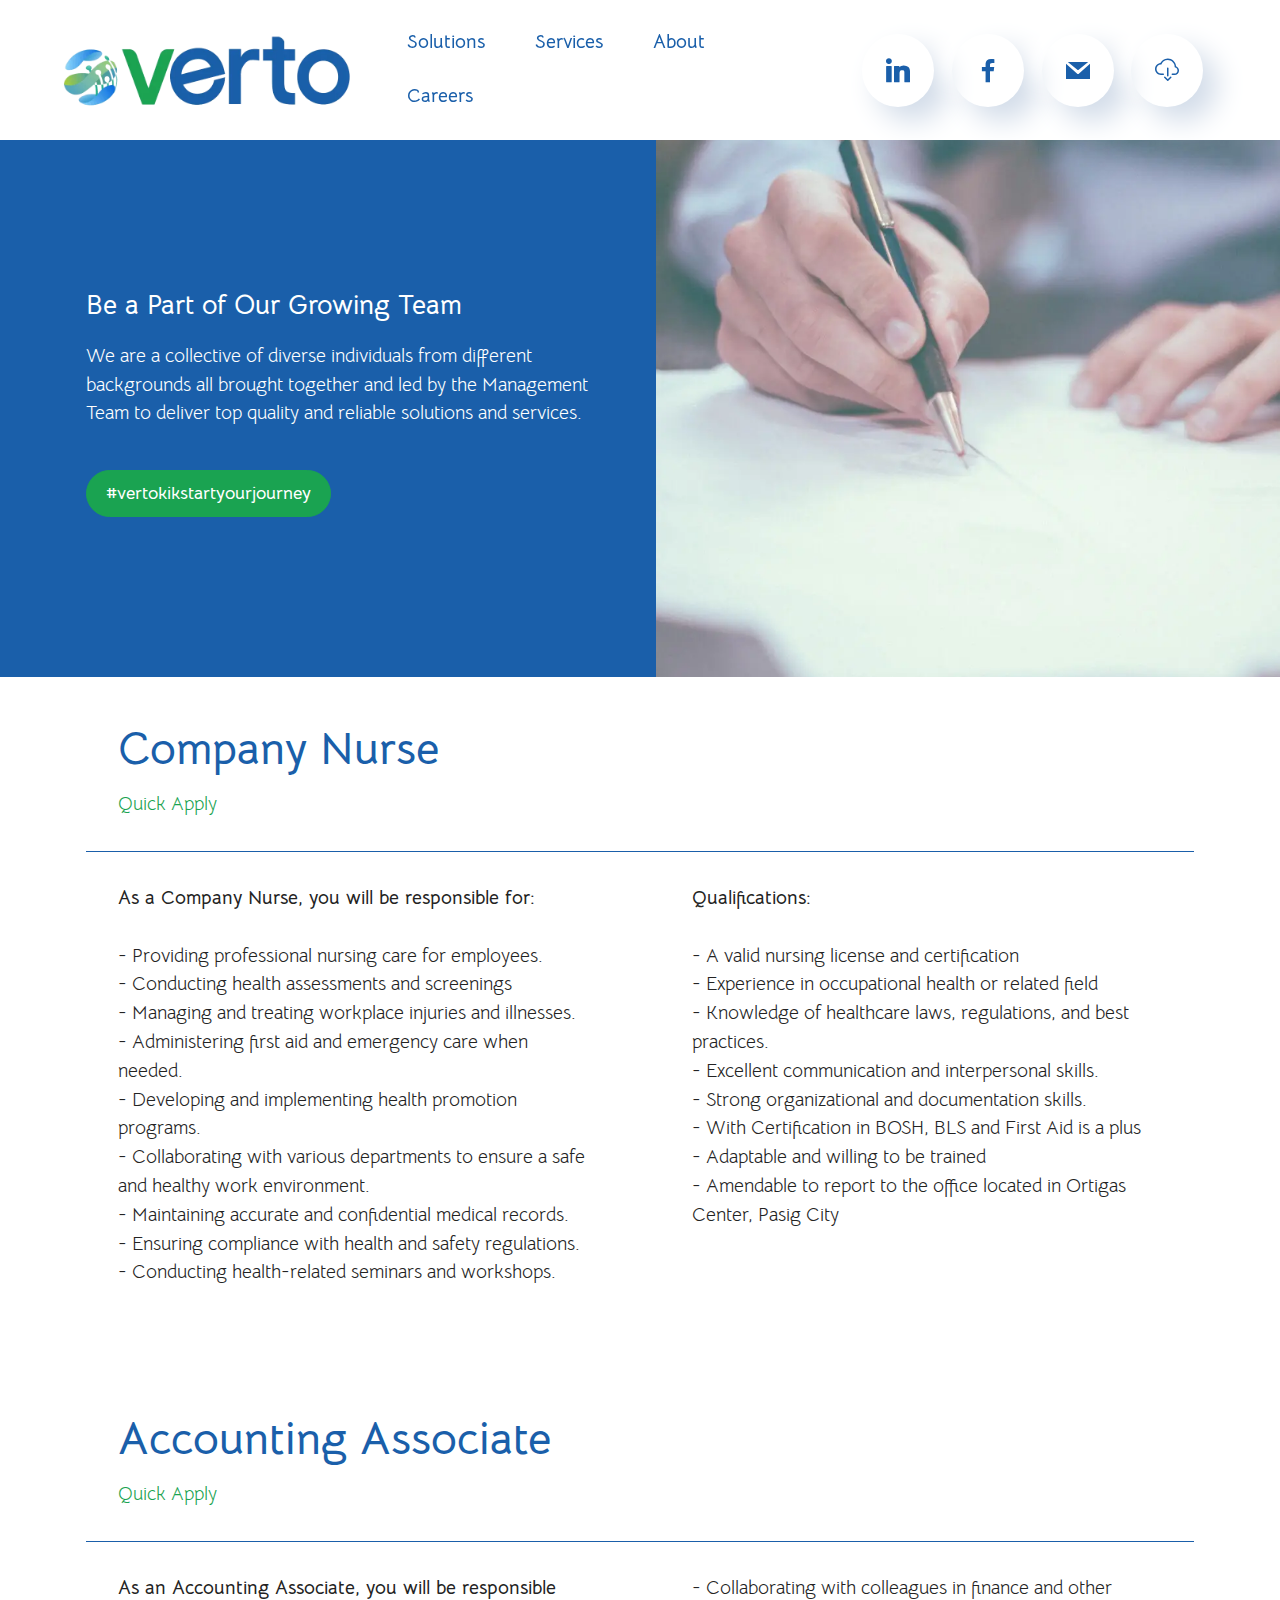
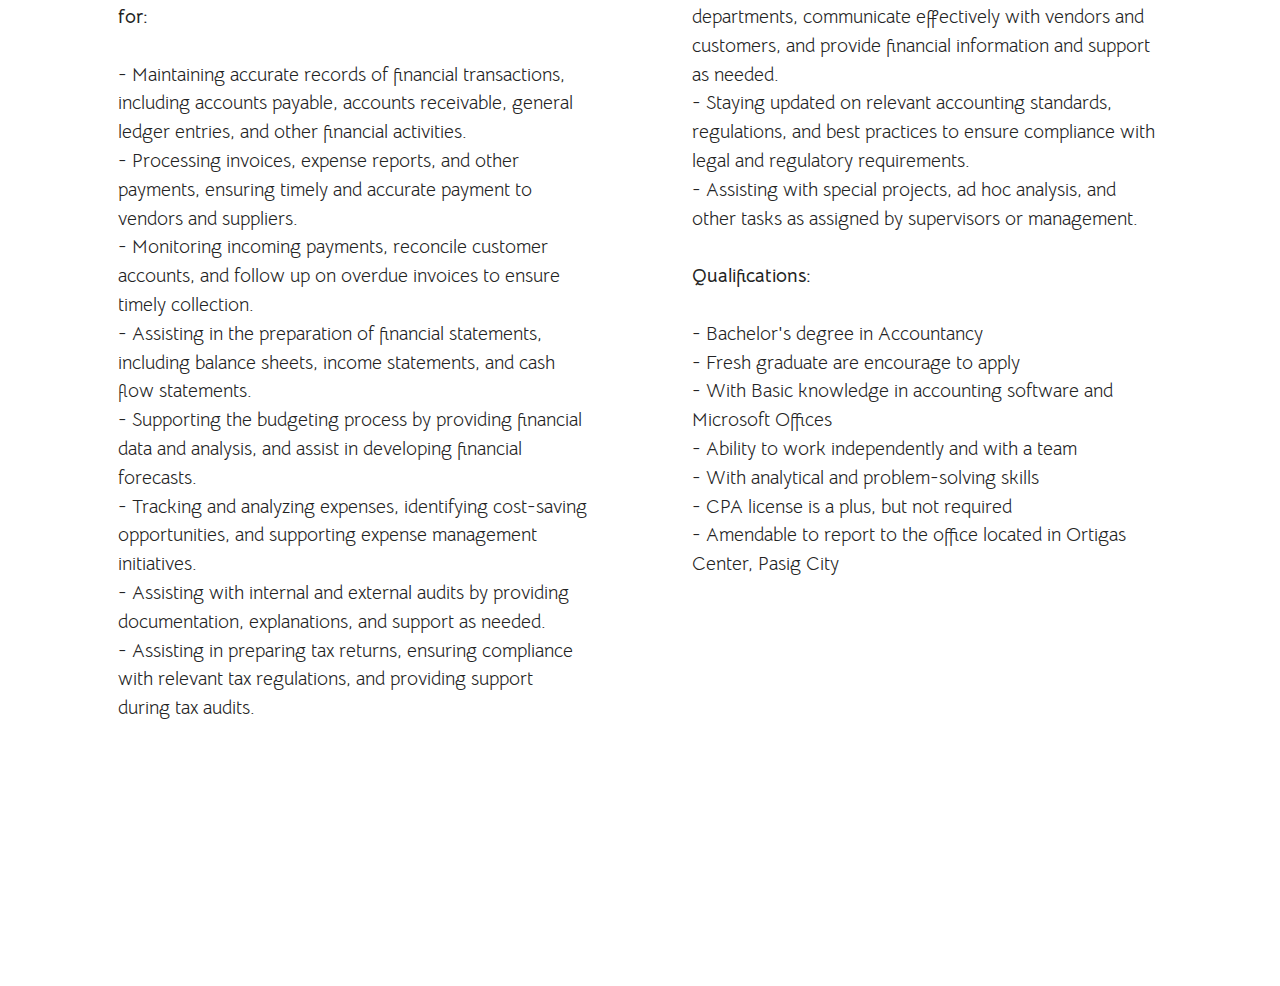
<file: services.html>
<!DOCTYPE html>
<html  >
<head>
  <!-- Site made with Mobirise Website Builder v5.9.17, https://mobirise.com -->
  <meta charset="UTF-8">
  <meta http-equiv="X-UA-Compatible" content="IE=edge">
  <meta name="generator" content="Mobirise v5.9.17, mobirise.com">
  <meta name="viewport" content="width=device-width, initial-scale=1, minimum-scale=1">
  <link rel="shortcut icon" href="assets/images/verto-favicon-128x129.png" type="image/x-icon">
  <meta name="description" content="">
  
  
  <title>Careers</title>
  <link rel="stylesheet" href="assets/web/assets/mobirise-icons-bold/mobirise-icons-bold.css">
  <link rel="stylesheet" href="assets/tether/tether.min.css">
  <link rel="stylesheet" href="assets/bootstrap/css/bootstrap.min.css">
  <link rel="stylesheet" href="assets/bootstrap/css/bootstrap-grid.min.css">
  <link rel="stylesheet" href="assets/bootstrap/css/bootstrap-reboot.min.css">
  <link rel="stylesheet" href="assets/popup-overlay-plugin/style.css">
  <link rel="stylesheet" href="assets/dropdown/css/style.css">
  <link rel="stylesheet" href="assets/socicon/css/styles.css">
  <link rel="stylesheet" href="assets/theme/css/style.css">
  <link rel="stylesheet" href="assets/recaptcha.css">
  <link rel="preload" href="https://fonts.googleapis.com/css?family=Bellota+Text:300,300i,400,400i,700,700i&display=swap" as="style" onload="this.onload=null;this.rel='stylesheet'">
  <noscript><link rel="stylesheet" href="https://fonts.googleapis.com/css?family=Bellota+Text:300,300i,400,400i,700,700i&display=swap"></noscript>
  <link rel="preload" as="style" href="assets/mobirise/css/mbr-additional.css?v=8ELtXp"><link rel="stylesheet" href="assets/mobirise/css/mbr-additional.css?v=8ELtXp" type="text/css">

  
  
  
</head>
<body>
  
  <section class="menu menu1 cid-u74KuurBWM" once="menu" id="menu1-24">
    
    <nav class="navbar navbar-dropdown navbar-fixed-top navbar-expand-lg">
        <div class="container">
            <div class="navbar-brand">
                <span class="navbar-logo">
                    
                        <a href="index.html"><img src="assets/images/verto-png-810x234.webp" alt="Verto Logo" style="height: 5.8rem;"></a>
                    
                </span>
                
            </div>
            <button class="navbar-toggler" type="button" data-toggle="collapse" data-target="#navbarSupportedContent" aria-controls="navbarNavAltMarkup" aria-expanded="false" aria-label="Toggle navigation">
                <div class="hamburger">
                    <span></span>
                    <span></span>
                    <span></span>
                    <span></span>
                </div>
            </button>
            <div class="collapse navbar-collapse" id="navbarSupportedContent">
                <ul class="navbar-nav nav-dropdown nav-right" data-app-modern-menu="true"><li class="nav-item"><a class="nav-link link text-success text-primary display-7" href="index.html#features01-5f">Solutions</a></li>
                    <li class="nav-item"><a class="nav-link link text-success text-primary display-7" href="index.html#clients01-b">Services</a></li>
                    <li class="nav-item"><a class="nav-link link text-success text-primary display-7" href="index.html#article01-e">About</a></li><li class="nav-item"><a class="nav-link link text-success text-primary display-7" href="index.html#article01-e">Careers</a></li></ul>
                <div class="icons-menu">
                    <a class="iconfont-wrapper" href="https://www.linkedin.com/company/verto-communications-networks-solutions/about/" target="_blank">
                        <span class="p-2 mbr-iconfont socicon-linkedin socicon"></span>
                    </a>
                    <a class="iconfont-wrapper" href="https://www.facebook.com/vertoph" target="_blank">
                        <span class="p-2 mbr-iconfont socicon-facebook socicon"></span>
                    </a>
                    <a class="iconfont-wrapper" href="index.html#contacts08-o" target="_blank">
                        <span class="p-2 mbr-iconfont socicon-mail socicon"></span>
                    </a>
                    <a class="iconfont-wrapper" href="brochures.html" target="_blank">
                        <span class="p-2 mbr-iconfont mbrib-download"></span>
                    </a>
                </div>
                
            </div>
        </div>
    </nav>
</section>

<section class="offerm5 header2 cid-u81ne0Jt8M" id="header02-5t">
    

    
    
    <div class="container">
        <div class="row">
            <div class="col-lg-6 col-sm-12 col-md-12">
                <div class="text-wrapper m-auto">
                    <h1 class="mbr-fonts-style align-left mbr-semibold pb-2 mbr-section-title display-5"><strong>Be a Part of Our Growing Team</strong></h1>
                    
                    <p class="mbr-text align-left mbr-fonts-style pb-3 display-7">
                        We are a collective of diverse individuals from different backgrounds all brought together and led by the Management Team to deliver top quality and reliable solutions and services.<br></p>
                    <div class="mbr-section-btn align-left"><a class="btn btn-md btn-primary display-4" href="services.html#article04-5u">#vertokikstartyourjourney</a></div>
                </div>
            </div>
        </div>
    </div>
</section>

<section class="article04 fabm5 cid-u81o1NIBZk" id="article04-5u">
    
    

    <div class="container">
        <div class="row">
            <div class="col-12">
                <div class="title-wrapper">
                    <h2 class="mbr-section-title mbr-fonts-style display-2">
                        <strong>Company Nurse</strong></h2>
                    <p class="mbr-desc mbr-fonts-style display-7"><strong>
                        <a href="apply.html" class="text-primary">Quick Apply</a></strong></p>
                </div>
            </div>
            <div class="col-12">
                <div class="text-wrapper">
                    <p class="mbr-text mbr-fonts-style display-7"><strong>As a Company Nurse, you will be responsible for:
<br></strong>
<br>- Providing professional nursing care for employees.
<br>- Conducting health assessments and screenings
<br>- Managing and treating workplace injuries and illnesses.
<br>- Administering first aid and emergency care when needed.
<br>- Developing and implementing health promotion programs.
<br>- Collaborating with various departments to ensure a safe and healthy work environment.
<br>- Maintaining accurate and confidential medical records.
<br>- Ensuring compliance with health and safety regulations.
<br>- Conducting health-related seminars and workshops.<br></p>
                    <p class="mbr-text mbr-fonts-style display-7"><strong>Qualifications:</strong><br><br>- A valid nursing license and certification<br>- Experience in occupational health or related field<br>- Knowledge of healthcare laws, regulations, and best practices.
<br>- Excellent communication and interpersonal skills.
<br>- Strong organizational and documentation skills.<br>- With Certification in BOSH, BLS and First Aid is a plus
<br>- Adaptable and willing to be trained
<br>- Amendable to report to the office located in Ortigas Center, Pasig City&nbsp;<br></p>
                </div>
            </div>
        </div>
    </div>
</section>

<section class="article04 fabm5 cid-u81oBYkJTZ" id="article04-5v">
    
    

    <div class="container">
        <div class="row">
            <div class="col-12">
                <div class="title-wrapper">
                    <h2 class="mbr-section-title mbr-fonts-style display-2">
                        <strong>Accounting Associate</strong></h2>
                    <p class="mbr-desc mbr-fonts-style display-7"><strong style="">
                        <a href="apply.html" class="text-primary">Quick Apply</a></strong></p>
                </div>
            </div>
            <div class="col-12">
                <div class="text-wrapper">
                    <p class="mbr-text mbr-fonts-style display-7"><strong>As an Accounting Associate, you will be responsible for:<br></strong>
<br>- Maintaining accurate records of financial transactions, including accounts payable, accounts receivable, general ledger entries, and other financial activities.
<br>- Processing invoices, expense reports, and other payments, ensuring timely and accurate payment to vendors and suppliers.
<br>- Monitoring incoming payments, reconcile customer accounts, and follow up on overdue invoices to ensure timely collection.
<br>- Assisting in the preparation of financial statements, including balance sheets, income statements, and cash flow statements.
<br>- Supporting the budgeting process by providing financial data and analysis, and assist in developing financial forecasts.
<br>- Tracking and analyzing expenses, identifying cost-saving opportunities, and supporting expense management initiatives.
<br>- Assisting with internal and external audits by providing documentation, explanations, and support as needed.
<br>- Assisting in preparing tax returns, ensuring compliance with relevant tax regulations, and providing support during tax audits.<br></p>
                    <p class="mbr-text mbr-fonts-style display-7">- Collaborating with colleagues in finance and other departments, communicate effectively with vendors and customers, and provide financial information and support as needed.
<br>- Staying updated on relevant accounting standards, regulations, and best practices to ensure compliance with legal and regulatory requirements.
<br>- Assisting with special projects, ad hoc analysis, and other tasks as assigned by supervisors or management.<br><br><strong>Qualifications:<br></strong><br>- Bachelor's degree in Accountancy<br>- Fresh graduate are encourage to apply<br>- With Basic knowledge in accounting software and Microsoft Offices<br>- Ability to work independently and with a team<br>- With analytical and problem-solving skills<br>- CPA license is a plus, but not required<br>- Amendable to report to the office located in Ortigas Center, Pasig City<br></p>
                </div>
            </div>
        </div>
    </div>
</section>

<section class="footer1 cid-u7LbedBSmZ mbr-reveal" once="footers" id="footer01-5b">
    

    

    <div class="container">
        <div class="media-container-row align-center mbr-white">
            <div class="row row-links">
                <ul class="foot-menu">
                    
                    
                    
                    
                    
                <li class="foot-menu-item mbr-fonts-style display-7"><a href="tel:+63282498686" class="text-white">+63-2-8249-8686</a></li><li class="foot-menu-item mbr-fonts-style display-7"><a href="mailto:salesteam@vertocommunications.net" class="text-white">salesteam@vertocommunications.net</a></li><li class="foot-menu-item mbr-fonts-style display-7"><a href="mailto:apply@vertonetworks.com" class="text-white">apply@vertonetworks.com</a></li></ul>
            </div>
            
            <div class="row row-copirayt">
                <p class="mbr-text mb-0 mbr-fonts-style mbr-white align-center display-4">
                    © Copyright 2023 Verto Network Solutions, Inc. - All Rights Reserved
                </p>
            </div>
        </div>
    </div>
</section>


<script src="assets/web/assets/jquery/jquery.min.js"></script>
  <script src="assets/popper/popper.min.js"></script>
  <script src="assets/tether/tether.min.js"></script>
  <script src="assets/bootstrap/js/bootstrap.min.js"></script>
  <script src="assets/smoothscroll/smooth-scroll.js"></script>
  <script src="assets/dropdown/js/nav-dropdown.js"></script>
  <script src="assets/dropdown/js/navbar-dropdown.js"></script>
  <script src="assets/touchswipe/jquery.touch-swipe.min.js"></script>
  <script src="assets/theme/js/script.js"></script>
  <script src="assets/formoid.min.js"></script>
  
  
  
</body>
</html>
</file>
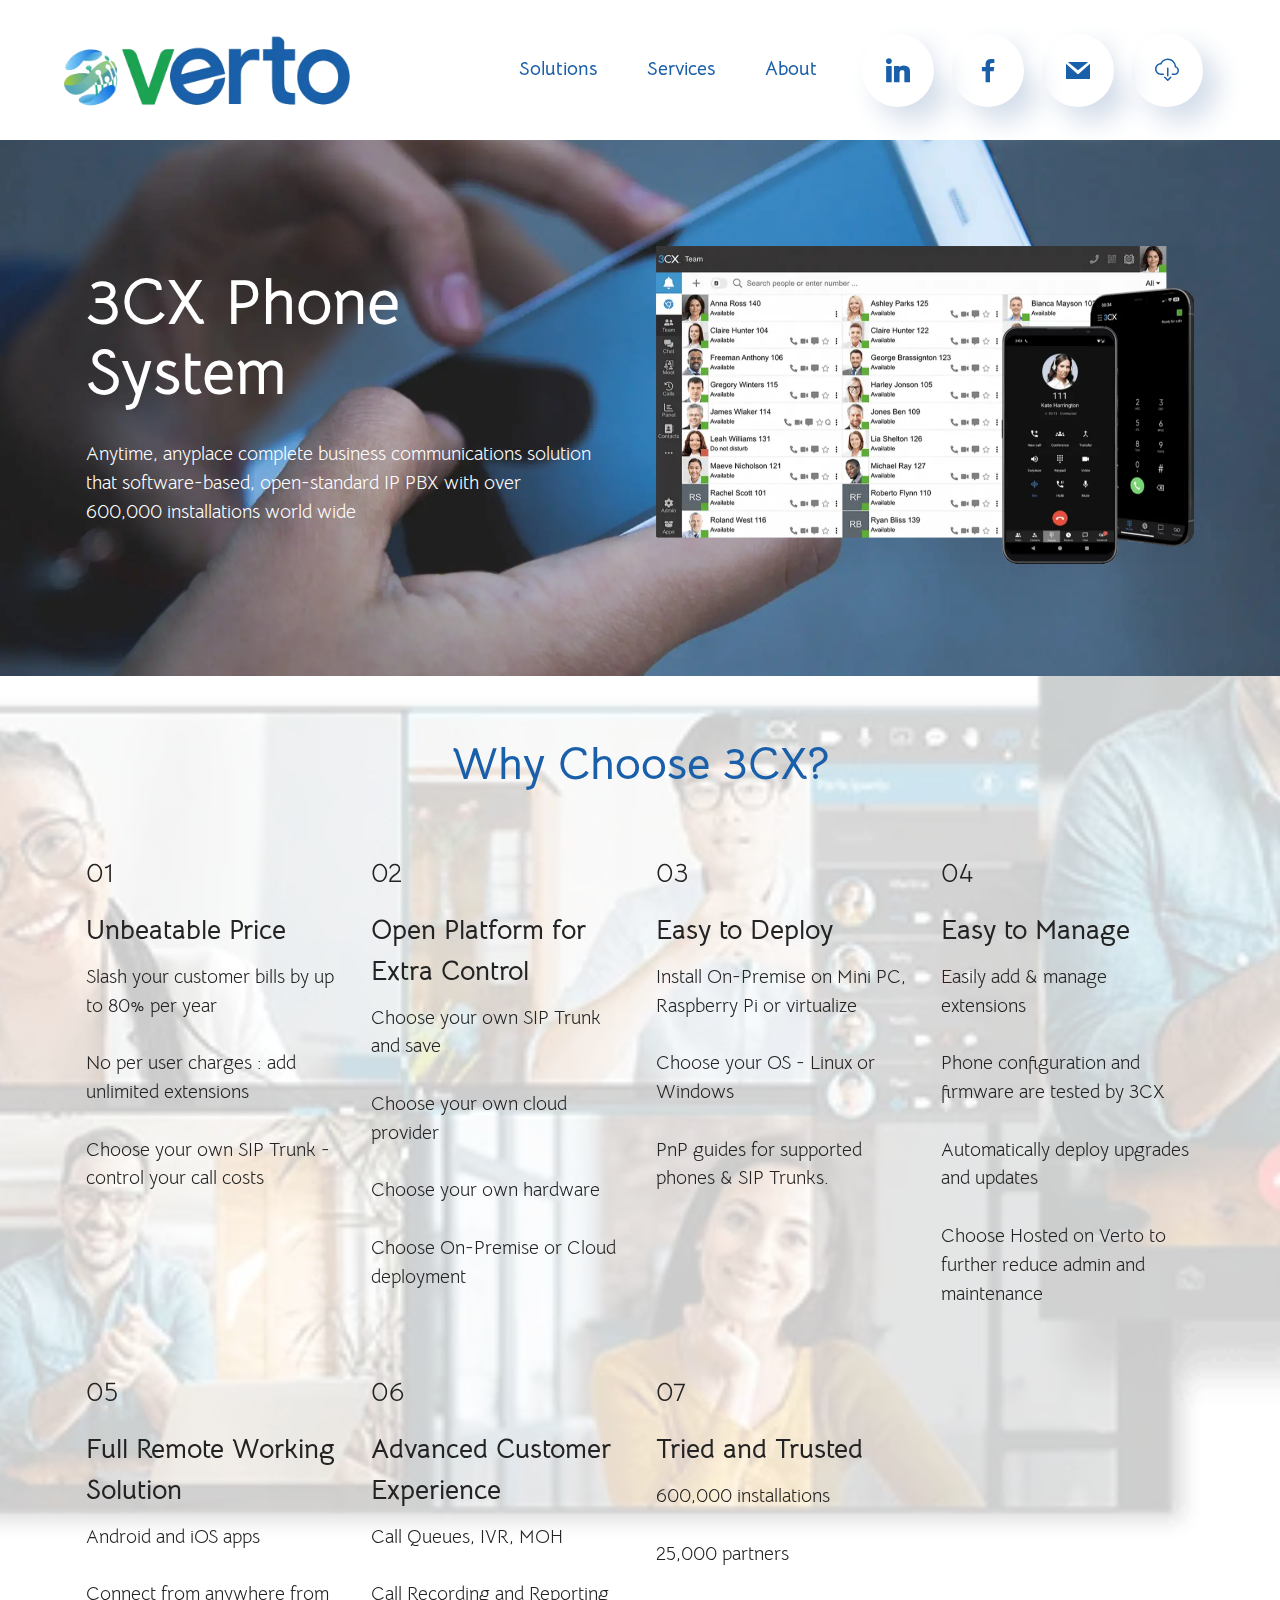
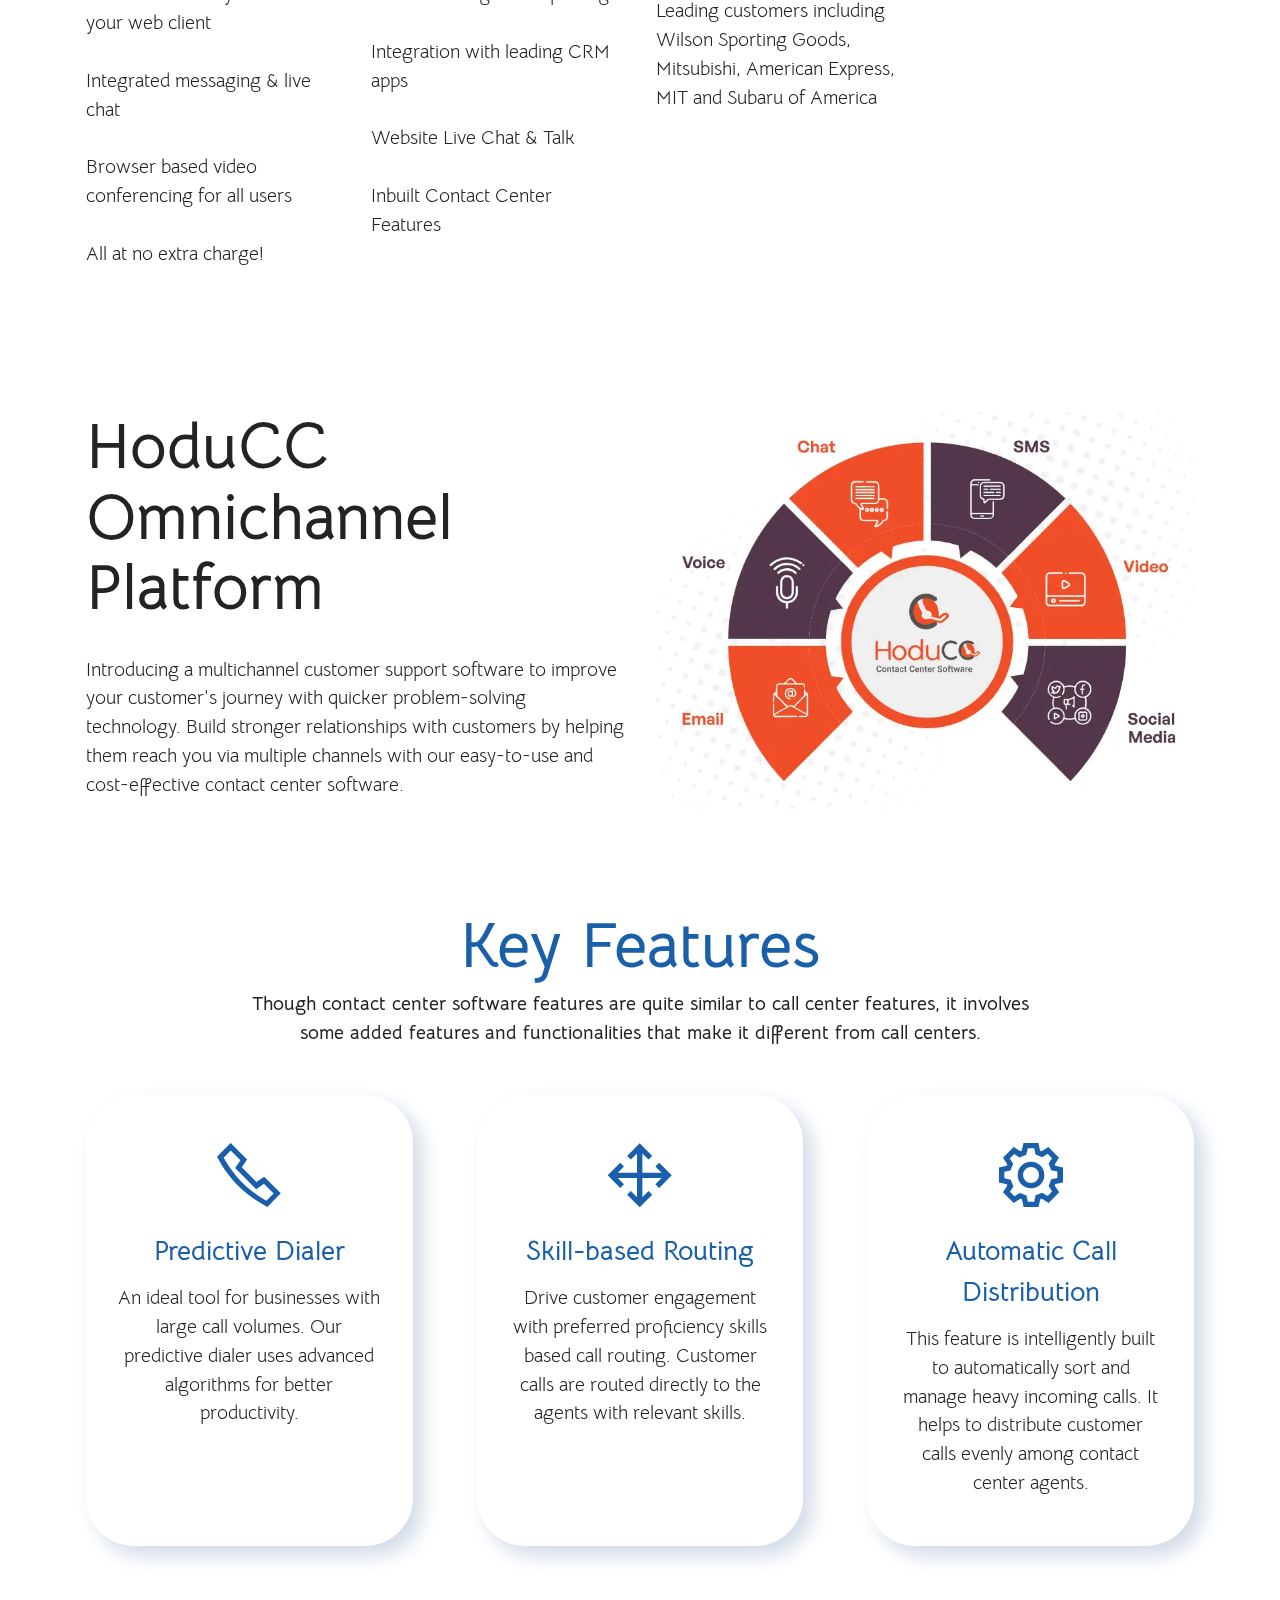
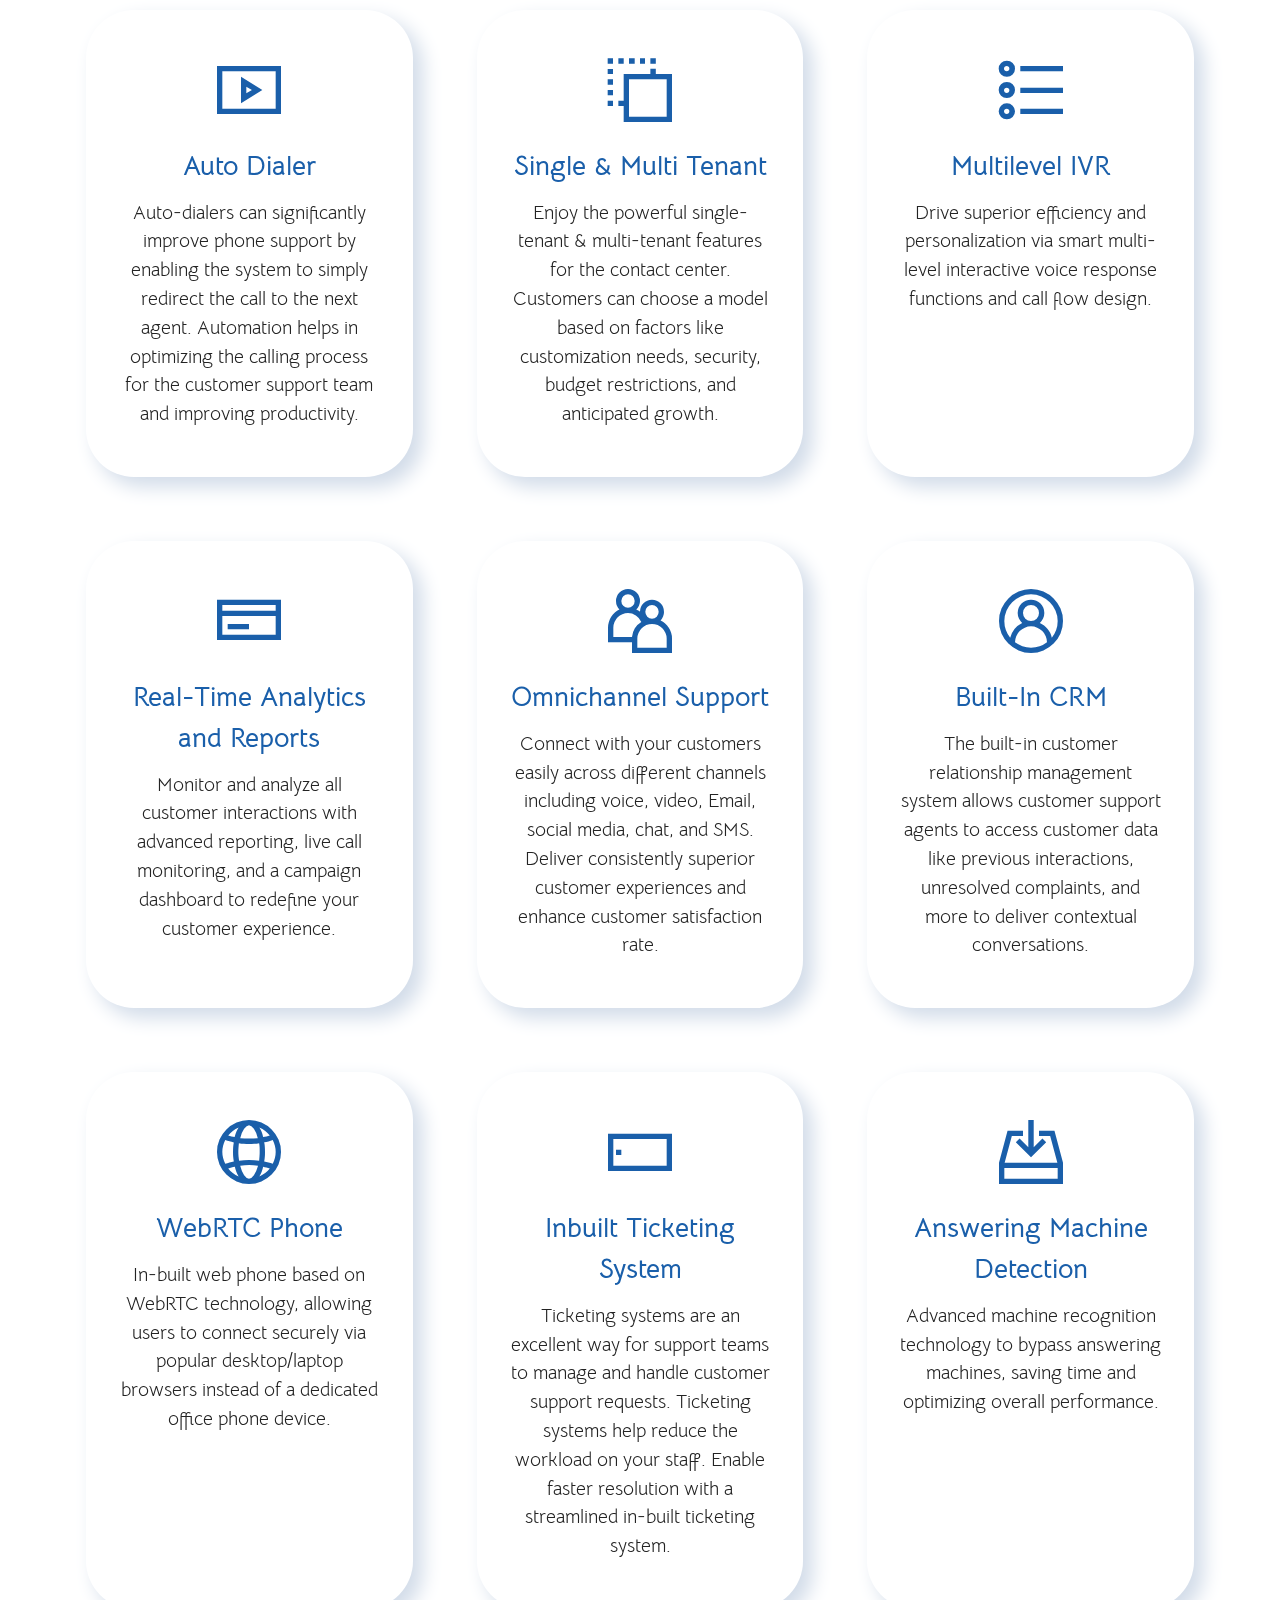
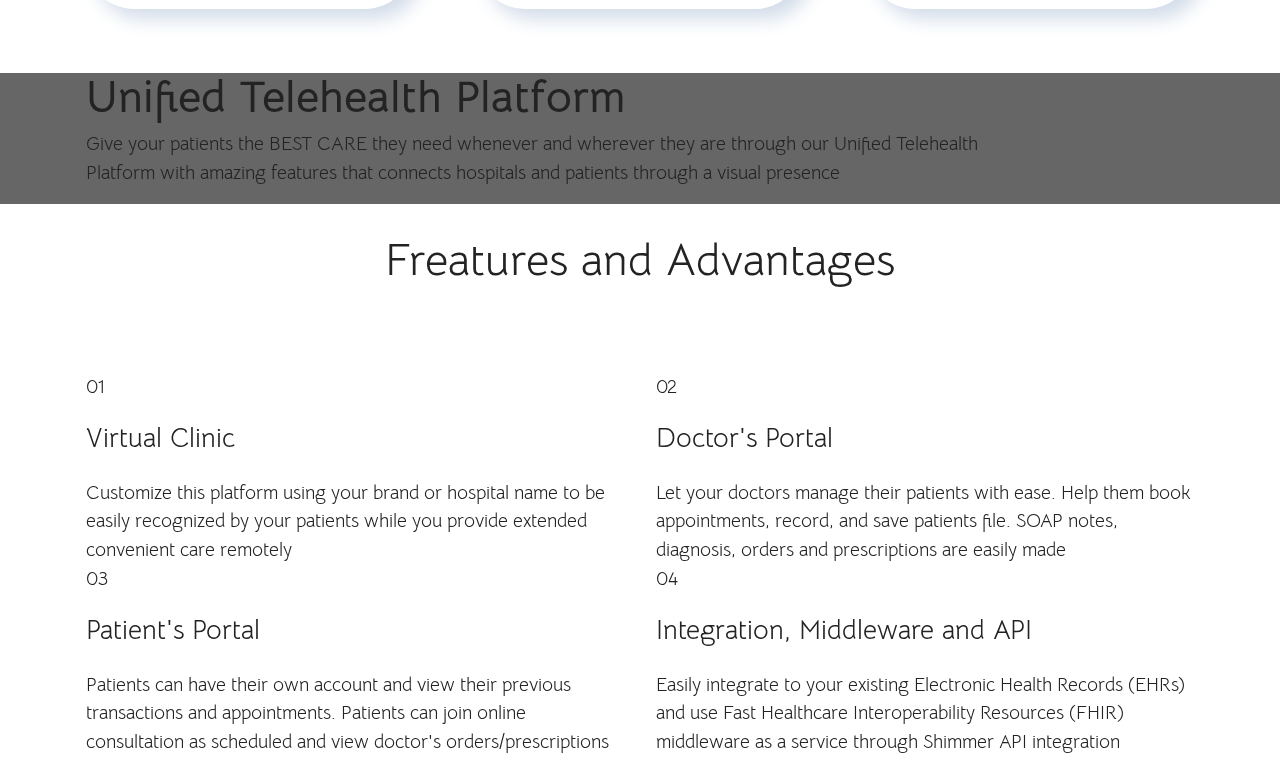
<file: Solutions.html>
<!DOCTYPE html>
<html  >
<head>
  <!-- Site made with Mobirise Website Builder v5.9.17, https://mobirise.com -->
  <meta charset="UTF-8">
  <meta http-equiv="X-UA-Compatible" content="IE=edge">
  <meta name="generator" content="Mobirise v5.9.17, mobirise.com">
  <meta name="viewport" content="width=device-width, initial-scale=1, minimum-scale=1">
  <link rel="shortcut icon" href="assets/images/verto-logo-signage-design-128x102.png" type="image/x-icon">
  <meta name="description" content="">
  
  
  <title>Communications</title>
  <link rel="stylesheet" href="assets/web/assets/mobirise-icons2/mobirise2.css">
  <link rel="stylesheet" href="assets/web/assets/mobirise-icons-bold/mobirise-icons-bold.css">
  <link rel="stylesheet" href="assets/tether/tether.min.css">
  <link rel="stylesheet" href="assets/bootstrap/css/bootstrap.min.css">
  <link rel="stylesheet" href="assets/bootstrap/css/bootstrap-grid.min.css">
  <link rel="stylesheet" href="assets/bootstrap/css/bootstrap-reboot.min.css">
  <link rel="stylesheet" href="assets/dropdown/css/style.css">
  <link rel="stylesheet" href="assets/socicon/css/styles.css">
  <link rel="stylesheet" href="assets/theme/css/style.css">
  <link rel="preload" href="https://fonts.googleapis.com/css?family=Bellota+Text:300,300i,400,400i,700,700i&display=swap" as="style" onload="this.onload=null;this.rel='stylesheet'">
  <noscript><link rel="stylesheet" href="https://fonts.googleapis.com/css?family=Bellota+Text:300,300i,400,400i,700,700i&display=swap"></noscript>
  <link rel="preload" as="style" href="assets/mobirise/css/mbr-additional.css?v=uYV22P"><link rel="stylesheet" href="assets/mobirise/css/mbr-additional.css?v=uYV22P" type="text/css">

  
  
  
</head>
<body>
  
  <section class="menu menu1 cid-u74KuurBWM" once="menu" id="menu1-26">
    
    <nav class="navbar navbar-dropdown navbar-fixed-top navbar-expand-lg">
        <div class="container">
            <div class="navbar-brand">
                <span class="navbar-logo">
                    
                        <img src="assets/images/verto-png-810x234.webp" alt="Verto Logo" style="height: 5.8rem;">
                    
                </span>
                
            </div>
            <button class="navbar-toggler" type="button" data-toggle="collapse" data-target="#navbarSupportedContent" aria-controls="navbarNavAltMarkup" aria-expanded="false" aria-label="Toggle navigation">
                <div class="hamburger">
                    <span></span>
                    <span></span>
                    <span></span>
                    <span></span>
                </div>
            </button>
            <div class="collapse navbar-collapse" id="navbarSupportedContent">
                <ul class="navbar-nav nav-dropdown nav-right" data-app-modern-menu="true"><li class="nav-item"><a class="nav-link link text-success display-7" href="https://mobiri.se">Solutions</a></li>
                    <li class="nav-item"><a class="nav-link link text-success display-7" href="https://mobiri.se">Services</a></li>
                    <li class="nav-item"><a class="nav-link link text-success display-7" href="https://mobiri.se">About</a></li></ul>
                <div class="icons-menu">
                    <a class="iconfont-wrapper" href="https://mobiri.se" target="_blank">
                        <span class="p-2 mbr-iconfont socicon-linkedin socicon"></span>
                    </a>
                    <a class="iconfont-wrapper" href="https://mobiri.se" target="_blank">
                        <span class="p-2 mbr-iconfont socicon-facebook socicon"></span>
                    </a>
                    <a class="iconfont-wrapper" href="https://mobiri.se" target="_blank">
                        <span class="p-2 mbr-iconfont socicon-mail socicon"></span>
                    </a>
                    <a class="iconfont-wrapper" href="https://mobiri.se" target="_blank">
                        <span class="p-2 mbr-iconfont mbrib-download"></span>
                    </a>
                </div>
                
            </div>
        </div>
    </nav>
</section>

<section class="footer1 cid-u74KuHB2tI mbr-reveal" once="footers" id="footer01-27">

    

    

    <div class="container">
        <div class="row align-left mbr-white">
           
            <div class="col-lg-9">
                <p class="mbr-text mb-0 mbr-fonts-style display-4">
                    © 2024 Verto Network Solutions, Inc. - All Rights Reserved<br>
                </p>
            </div>
        </div>
    </div>
</section>

<section class="article5 cid-u74NwwuoLn" id="article06-29">

    
    


    
    <div class="container">
        <div class="row justify-content-center">
            <div class="card col-12 col-lg">
                <div class="card-wrapper align-left">
                    <h6 class="card-title mbr-fonts-style mb-4 display-1"><strong>3CX Phone System</strong></h6>
                    <p class="mbr-text mbr-fonts-style display-7">Anytime, anyplace complete business communications solution that software-based, open-standard IP PBX with over 600,000 installations world wide<br></p>
                    
                </div>
            </div>
            <div class="col-12 col-lg-6">
                <div class="image-wrapper">
                    <img src="assets/images/3cx-1-1000x585.webp" alt="Mobirise">
                </div>
            </div>
        </div>
    </div>
</section>

<section class="tutorm5 features3 cid-u74S3A6w1w mbr-parallax-background" id="features3-2c">

  

  
  <div class="mbr-overlay" style="opacity: 0.8; background-color: rgb(255, 255, 255);">
  </div>
  <div class="container">
    <div class="row justify-content-center">
      <div class="col-12 content-head">
        <div class="card-wrapper pb-3 mb-5">
          <div class="card-box align-center">
            <h4 class="mbr-section-title mbr-fonts-style mb-0 display-2"><strong>Why Choose 3CX?</strong></h4>
            
            
          </div>
        </div>
      </div>
    </div>
    <div class="row content-row">
      <div class="item features-without-image col-12 col-md-6 col-lg-3 item-mb active">
        <div class="item-wrapper">
          <div class="title mb-3">
            <span class="num mbr-fonts-style display-5">01</span>
          </div>
          <h4 class="card-title mbr-fonts-style display-5"><strong>Unbeatable Price</strong></h4>
          <p class="mbr-text card-text mbr-fonts-style mb-0 display-7">Slash your customer bills by up to 80% per year<br><br>No per user charges : add unlimited extensions<br><br>Choose your own SIP Trunk - control your call costs</p>
        </div>
      </div>
      <div class="item features-without-image col-12 col-md-6 col-lg-3 item-mb">
        <div class="item-wrapper">
          <div class="title mb-3">
            <span class="num mbr-fonts-style display-5">02</span>
          </div>
          <h4 class="card-title mbr-fonts-style display-5"><strong>Open Platform for Extra Control</strong></h4>
          <p class="mbr-text card-text mbr-fonts-style mb-0 display-7">Choose your own SIP Trunk and save<br><br>Choose your own cloud provider<br><br>Choose your own hardware<br><br>Choose On-Premise or Cloud deployment</p>
        </div>
      </div>
      <div class="item features-without-image col-12 col-md-6 col-lg-3 item-mb">
        <div class="item-wrapper">
          <div class="title mb-3">
            <span class="num mbr-fonts-style display-5">03</span>
          </div>
          <h4 class="card-title mbr-fonts-style display-5"><strong>Easy to Deploy</strong></h4>
          <p class="mbr-text card-text mbr-fonts-style mb-0 display-7">Install On-Premise on Mini PC, Raspberry Pi or virtualize<br><br>Choose your OS - Linux or Windows
<br><br>PnP guides for supported phones &amp; SIP Trunks.</p>
        </div>
      </div>
      <div class="item features-without-image col-12 col-md-6 col-lg-3 item-mb">
        <div class="item-wrapper">
          <div class="title mb-3">
            <span class="num mbr-fonts-style display-5">04</span>
          </div>
          <h4 class="card-title mbr-fonts-style display-5"><strong>Easy to Manage</strong></h4>
          <p class="mbr-text card-text mbr-fonts-style mb-0 display-7">Easily add &amp; manage extensions<br><br>Phone configuration and firmware are tested by 3CX<br><br>Automatically deploy upgrades and updates<br><br>Choose Hosted on Verto to further reduce admin and maintenance</p>
        </div>
      </div>
      <div class="item features-without-image col-12 col-md-6 col-lg-3 item-mb">
        <div class="item-wrapper">
          <div class="title mb-3">
            <span class="num mbr-fonts-style display-5">05</span>
          </div>
          <h4 class="card-title mbr-fonts-style display-5"><strong>Full Remote Working Solution</strong></h4>
          <p class="mbr-text card-text mbr-fonts-style mb-0 display-7">Android and iOS apps<br>
<br>Connect from anywhere from your web client<br>
<br>Integrated messaging &amp; live chat<br>
<br>Browser based video conferencing for all users<br><br>All at no extra charge!</p>
        </div>
      </div>
      <div class="item features-without-image col-12 col-md-6 col-lg-3 item-mb">
        <div class="item-wrapper">
          <div class="title mb-3">
            <span class="num mbr-fonts-style display-5">06</span>
          </div>
          <h4 class="card-title mbr-fonts-style display-5"><strong>Advanced Customer Experience</strong></h4>
          <p class="mbr-text card-text mbr-fonts-style mb-0 display-7">Call Queues, IVR, MOH<br>
<br>Call Recording and Reporting<br>
<br>Integration with leading CRM apps<br>
<br>Website Live Chat &amp; Talk<br>
<br>Inbuilt Contact Center Features</p>
        </div>
      </div>
      <div class="item features-without-image col-12 col-md-6 col-lg-3 item-mb">
        <div class="item-wrapper">
          <div class="title mb-3">
            <span class="num mbr-fonts-style display-5">07</span>
          </div>
          <h4 class="card-title mbr-fonts-style display-5">
            <strong>Tried and Trusted</strong></h4>
          <p class="mbr-text card-text mbr-fonts-style mb-0 display-7">600,000 installations
<br><br>25,000 partners
<br><br>Leading customers including Wilson Sporting Goods, Mitsubishi, American Express, MIT and Subaru of America</p>
        </div>
      </div>


    </div>
  </div>
</section>

<section class="article5 cid-u74Y8AjINY" id="article06-2g">

    
    


    
    <div class="container">
        <div class="row justify-content-center">
            <div class="card col-12 col-lg">
                <div class="card-wrapper align-left">
                    <h6 class="card-title mbr-fonts-style mb-4 display-1"><strong>HoduCC Omnichannel Platform</strong></h6>
                    <p class="mbr-text mbr-fonts-style display-7">Introducing a multichannel customer support software to improve your customer’s journey with quicker problem-solving technology. Build stronger relationships with customers by helping them reach you via multiple channels with our easy-to-use and cost-effective contact center software.&nbsp;<br></p>
                    
                </div>
            </div>
            <div class="col-12 col-lg-6">
                <div class="image-wrapper">
                    <img src="assets/images/hoducc2-801x590.webp" alt="Mobirise">
                </div>
            </div>
        </div>
    </div>
</section>

<section class="features6 cid-u751nn1Fck" id="features06-2h">
    
    


    
    <div class="container">
        <div class="row">
            <div class="col-12 pb-5 col-lg-9">
                <h3 class="mbr-section-title mbr-fonts-style align-center mb-0 display-1">
                    <strong>Key Features</strong>
                </h3>
                <h5 class="mbr-section-subtitle mbr-fonts-style align-center mb-0 mt-2 display-7"><strong>Though contact center software features are quite similar to call center features, it involves some added features and functionalities that make it different from call centers.</strong></h5>
            </div>
        </div>
        <div class="row justify-content-center">
            <div class="card col-12 col-md-6 col-lg-4">
                <div class="card-wrapper">
                    <div class="card-box align-left">
                        <div class="iconfont-wrapper">
                            <span class="mbr-iconfont mobi-mbri-phone mobi-mbri"></span>
                        </div>
                        <h5 class="card-title mbr-fonts-style display-5"><strong>Predictive Dialer</strong></h5>
                        <p class="card-text mbr-fonts-style display-7">An ideal tool for businesses with large call volumes. Our predictive dialer uses advanced algorithms for better productivity.<br></p>
                    </div>
                </div>
            </div>
            <div class="card col-12 col-md-6 col-lg-4">
                <div class="card-wrapper">
                    <div class="card-box align-left">
                        <div class="iconfont-wrapper">
                            <span class="mbr-iconfont mobi-mbri-drag-n-drop mobi-mbri"></span>
                        </div>
                        <h5 class="card-title mbr-fonts-style display-5"><strong>Skill-based Routing</strong></h5>
                        <p class="card-text mbr-fonts-style display-7">Drive customer engagement with preferred proficiency skills based call routing. Customer calls are routed directly to the agents with relevant skills.<br></p>
                    </div>
                </div>
            </div>
            <div class="card col-12 col-md-6 col-lg-4">
                <div class="card-wrapper">
                    <div class="card-box align-left">
                        <div class="iconfont-wrapper">
                            <span class="mbr-iconfont mobi-mbri-setting mobi-mbri"></span>
                        </div>
                        <h5 class="card-title mbr-fonts-style display-5"><strong>Automatic Call Distribution</strong></h5>
                        <p class="card-text mbr-fonts-style display-7">This feature is intelligently built to automatically sort and manage heavy incoming calls. It helps to distribute customer calls evenly among contact center agents.<br></p>
                    </div>
                </div>
            </div>
        </div>
    </div>
</section>

<section class="features6 cid-u751SoPDwR" id="features06-2j">
    
    


    
    <div class="container">
        <div class="row">
            
        </div>
        <div class="row justify-content-center">
            <div class="card col-12 col-md-6 col-lg-4">
                <div class="card-wrapper">
                    <div class="card-box align-left">
                        <div class="iconfont-wrapper">
                            <span class="mbr-iconfont mobi-mbri-video-play mobi-mbri"></span>
                        </div>
                        <h5 class="card-title mbr-fonts-style display-5"><strong>Auto Dialer</strong></h5>
                        <p class="card-text mbr-fonts-style display-7">Auto-dialers can significantly improve phone support by enabling the system to simply redirect the call to the next agent. Automation helps in optimizing the calling process for the customer support team and improving productivity.<br></p>
                    </div>
                </div>
            </div>
            <div class="card col-12 col-md-6 col-lg-4">
                <div class="card-wrapper">
                    <div class="card-box align-left">
                        <div class="iconfont-wrapper">
                            <span class="mbr-iconfont mobi-mbri-drag-n-drop-2 mobi-mbri"></span>
                        </div>
                        <h5 class="card-title mbr-fonts-style display-5"><strong>Single &amp; Multi Tenant</strong></h5>
                        <p class="card-text mbr-fonts-style display-7">Enjoy the powerful single-tenant &amp; multi-tenant features for the contact center. Customers can choose a model based on factors like customization needs, security, budget restrictions, and anticipated growth.<br></p>
                    </div>
                </div>
            </div>
            <div class="card col-12 col-md-6 col-lg-4">
                <div class="card-wrapper">
                    <div class="card-box align-left">
                        <div class="iconfont-wrapper">
                            <span class="mbr-iconfont mobi-mbri-bulleted-list mobi-mbri"></span>
                        </div>
                        <h5 class="card-title mbr-fonts-style display-5"><strong>Multilevel IVR</strong></h5>
                        <p class="card-text mbr-fonts-style display-7">Drive superior efficiency and personalization via smart multi-level interactive voice response functions and call flow design.<br></p>
                    </div>
                </div>
            </div>
        </div>
    </div>
</section>

<section class="features6 cid-u751QXZdTe" id="features06-2i">
    
    


    
    <div class="container">
        <div class="row">
            
        </div>
        <div class="row justify-content-center">
            <div class="card col-12 col-md-6 col-lg-4">
                <div class="card-wrapper">
                    <div class="card-box align-left">
                        <div class="iconfont-wrapper">
                            <span class="mbr-iconfont mobi-mbri-credit-card mobi-mbri"></span>
                        </div>
                        <h5 class="card-title mbr-fonts-style display-5"><strong>Real-Time Analytics and Reports</strong></h5>
                        <p class="card-text mbr-fonts-style display-7">Monitor and analyze all customer interactions with advanced reporting, live call monitoring, and a campaign dashboard to redefine your customer experience.<br></p>
                    </div>
                </div>
            </div>
            <div class="card col-12 col-md-6 col-lg-4">
                <div class="card-wrapper">
                    <div class="card-box align-left">
                        <div class="iconfont-wrapper">
                            <span class="mbr-iconfont mobi-mbri-users mobi-mbri"></span>
                        </div>
                        <h5 class="card-title mbr-fonts-style display-5"><strong>Omnichannel Support</strong></h5>
                        <p class="card-text mbr-fonts-style display-7">Connect with your customers easily across different channels including voice, video, Email, social media, chat, and SMS. Deliver consistently superior customer experiences and enhance customer satisfaction rate.<br></p>
                    </div>
                </div>
            </div>
            <div class="card col-12 col-md-6 col-lg-4">
                <div class="card-wrapper">
                    <div class="card-box align-left">
                        <div class="iconfont-wrapper">
                            <span class="mbr-iconfont mobi-mbri-user-2 mobi-mbri"></span>
                        </div>
                        <h5 class="card-title mbr-fonts-style display-5"><strong>Built-In CRM</strong></h5>
                        <p class="card-text mbr-fonts-style display-7">The built-in customer relationship management system allows customer support agents to access customer data like previous interactions, unresolved complaints, and more to deliver contextual conversations.<br></p>
                    </div>
                </div>
            </div>
        </div>
    </div>
</section>

<section class="features6 cid-u751TKcSSk" id="features06-2l">
    
    


    
    <div class="container">
        <div class="row">
            
        </div>
        <div class="row justify-content-center">
            <div class="card col-12 col-md-6 col-lg-4">
                <div class="card-wrapper">
                    <div class="card-box align-left">
                        <div class="iconfont-wrapper">
                            <span class="mbr-iconfont mobi-mbri-globe-2 mobi-mbri"></span>
                        </div>
                        <h5 class="card-title mbr-fonts-style display-5"><strong>WebRTC Phone</strong></h5>
                        <p class="card-text mbr-fonts-style display-7">In-built web phone based on WebRTC technology, allowing users to connect securely via popular desktop/laptop browsers instead of a dedicated office phone device.<br></p>
                    </div>
                </div>
            </div>
            <div class="card col-12 col-md-6 col-lg-4">
                <div class="card-wrapper">
                    <div class="card-box align-left">
                        <div class="iconfont-wrapper">
                            <span class="mbr-iconfont mobi-mbri-mobile-horizontal mobi-mbri"></span>
                        </div>
                        <h5 class="card-title mbr-fonts-style display-5"><strong>Inbuilt Ticketing System</strong></h5>
                        <p class="card-text mbr-fonts-style display-7">Ticketing systems are an excellent way for support teams to manage and handle customer support requests. Ticketing systems help reduce the workload on your staff. Enable faster resolution with a streamlined in-built ticketing system.<br></p>
                    </div>
                </div>
            </div>
            <div class="card col-12 col-md-6 col-lg-4">
                <div class="card-wrapper">
                    <div class="card-box align-left">
                        <div class="iconfont-wrapper">
                            <span class="mbr-iconfont mobi-mbri-to-local-drive mobi-mbri"></span>
                        </div>
                        <h5 class="card-title mbr-fonts-style display-5"><strong>Answering Machine Detection</strong></h5>
                        <p class="card-text mbr-fonts-style display-7">Advanced machine recognition technology to bypass answering machines, saving time and optimizing overall performance.<br></p>
                    </div>
                </div>
            </div>
        </div>
    </div>
</section>

<section class="article06 essencem5 cid-u7lbAcdICU mbr-parallax-background" id="article06-2q">
    

    
    <div class="mbr-overlay" style="opacity: 0.6; background-color: rgb(0, 0, 0);"></div>

    <div class="container">
        <div class="row">
            <div class="col-12 col-lg-10">
                <div class="content-wrapper">
                    <h2 class="mbr-section-title mbr-fonts-style display-2">
                        <strong>Unified Telehealth Platform</strong></h2>
                    <p class="mbr-desc mbr-fonts-style display-7">Give your patients the BEST CARE they need whenever and wherever they are through our Unified Telehealth Platform with amazing features that connects hospitals and patients through a visual presence<br></p>
                    
                </div>
            </div>
        </div>
    </div>
</section>

<section class="buildm5 features3 cid-u7lcS4SQOj" id="features3-2r">

  

  
  
  <div class="container">
    <div class="row justify-content-center">
      <div class="col-12 content-head">
        <div class="card-wrapper mb-5">
          <div class="card-box align-center">
            
            <div class="line"></div>
            <p class="mbr-text mbr-fonts-style mt-4 pb-4 display-2">
              Freatures and Advantages</p>


          </div>
        </div>
      </div>
    </div>
    <div class="row content-row">
      <div class="item features-without-image col-12 col-md-6 col-lg-6 item-mb">
        <div class="item-wrapper">
          <div class="title mb-3">
            <span class="num mbr-fonts-style display-7">01</span>
          </div>
          <h4 class="card-title mbr-fonts-style pb-2 display-5">Virtual Clinic</h4>
          <p class="mbr-text card-text mbr-fonts-style mb-0 display-7">Customize this platform using your brand or hospital name to be easily recognized by your patients while you provide extended convenient care remotely</p>
          <div class="line2"></div>
        </div>
      </div>
      <div class="item features-without-image col-12 col-md-6 col-lg-6 item-mb">
        <div class="item-wrapper">
          <div class="title mb-3">
            <span class="num mbr-fonts-style display-7">02</span>
          </div>
          <h4 class="card-title mbr-fonts-style pb-2 display-5">Doctor's Portal</h4>
          <p class="mbr-text card-text mbr-fonts-style mb-0 display-7">Let your doctors manage their patients with ease. Help them book appointments, record, and save patients file. SOAP notes, diagnosis, orders and prescriptions are easily made<br></p>
          <div class="line2"></div>
        </div>
      </div>
      <div class="item features-without-image col-12 col-md-6 col-lg-6 item-mb">
        <div class="item-wrapper">
          <div class="title mb-3">
            <span class="num mbr-fonts-style display-7">03</span>
          </div>
          <h4 class="card-title mbr-fonts-style pb-2 display-5">Patient's Portal</h4>
          <p class="mbr-text card-text mbr-fonts-style mb-0 display-7">Patients can have their own account and view their previous transactions and appointments. Patients can join online consultation as scheduled and view doctor's orders/prescriptions<br></p>
          <div class="line2"></div>
        </div>
      </div>
      <div class="item features-without-image col-12 col-md-6 col-lg-6 item-mb">
        <div class="item-wrapper">
          <div class="title mb-3">
            <span class="num mbr-fonts-style display-7">04</span>
          </div>
          <h4 class="card-title mbr-fonts-style pb-2 display-5">Integration, Middleware and API</h4>
          <p class="mbr-text card-text mbr-fonts-style mb-0 display-7">Easily integrate to your existing Electronic Health Records (EHRs) and use Fast Healthcare Interoperability Resources (FHIR) middleware as a service through Shimmer API integration<br></p>
          <div class="line2"></div>
        </div>
      </div>


    </div>
  </div>
</section>


<script src="assets/web/assets/jquery/jquery.min.js"></script>
  <script src="assets/popper/popper.min.js"></script>
  <script src="assets/tether/tether.min.js"></script>
  <script src="assets/bootstrap/js/bootstrap.min.js"></script>
  <script src="assets/smoothscroll/smooth-scroll.js"></script>
  <script src="assets/dropdown/js/nav-dropdown.js"></script>
  <script src="assets/dropdown/js/navbar-dropdown.js"></script>
  <script src="assets/touchswipe/jquery.touch-swipe.min.js"></script>
  <script src="assets/parallax/jarallax.min.js"></script>
  <script src="assets/theme/js/script.js"></script>
  
  
  
</body>
</html>
</file>
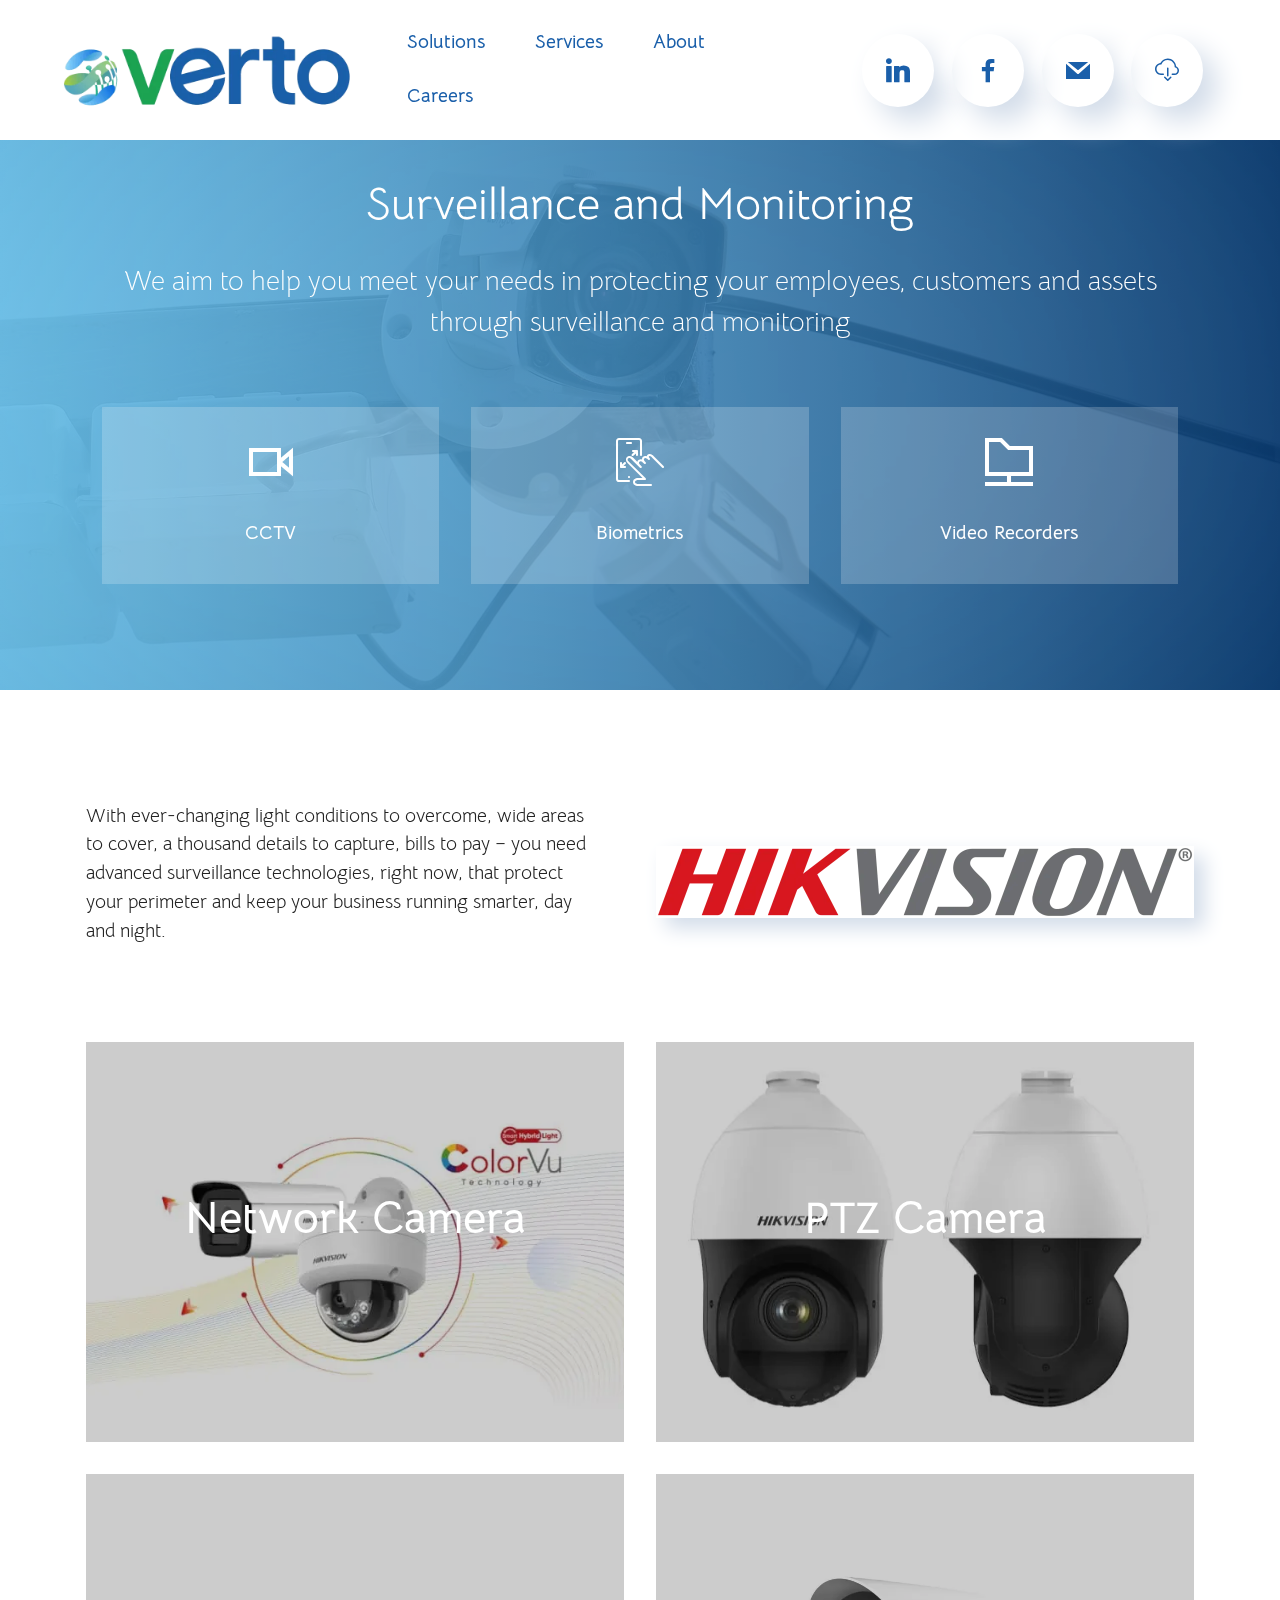
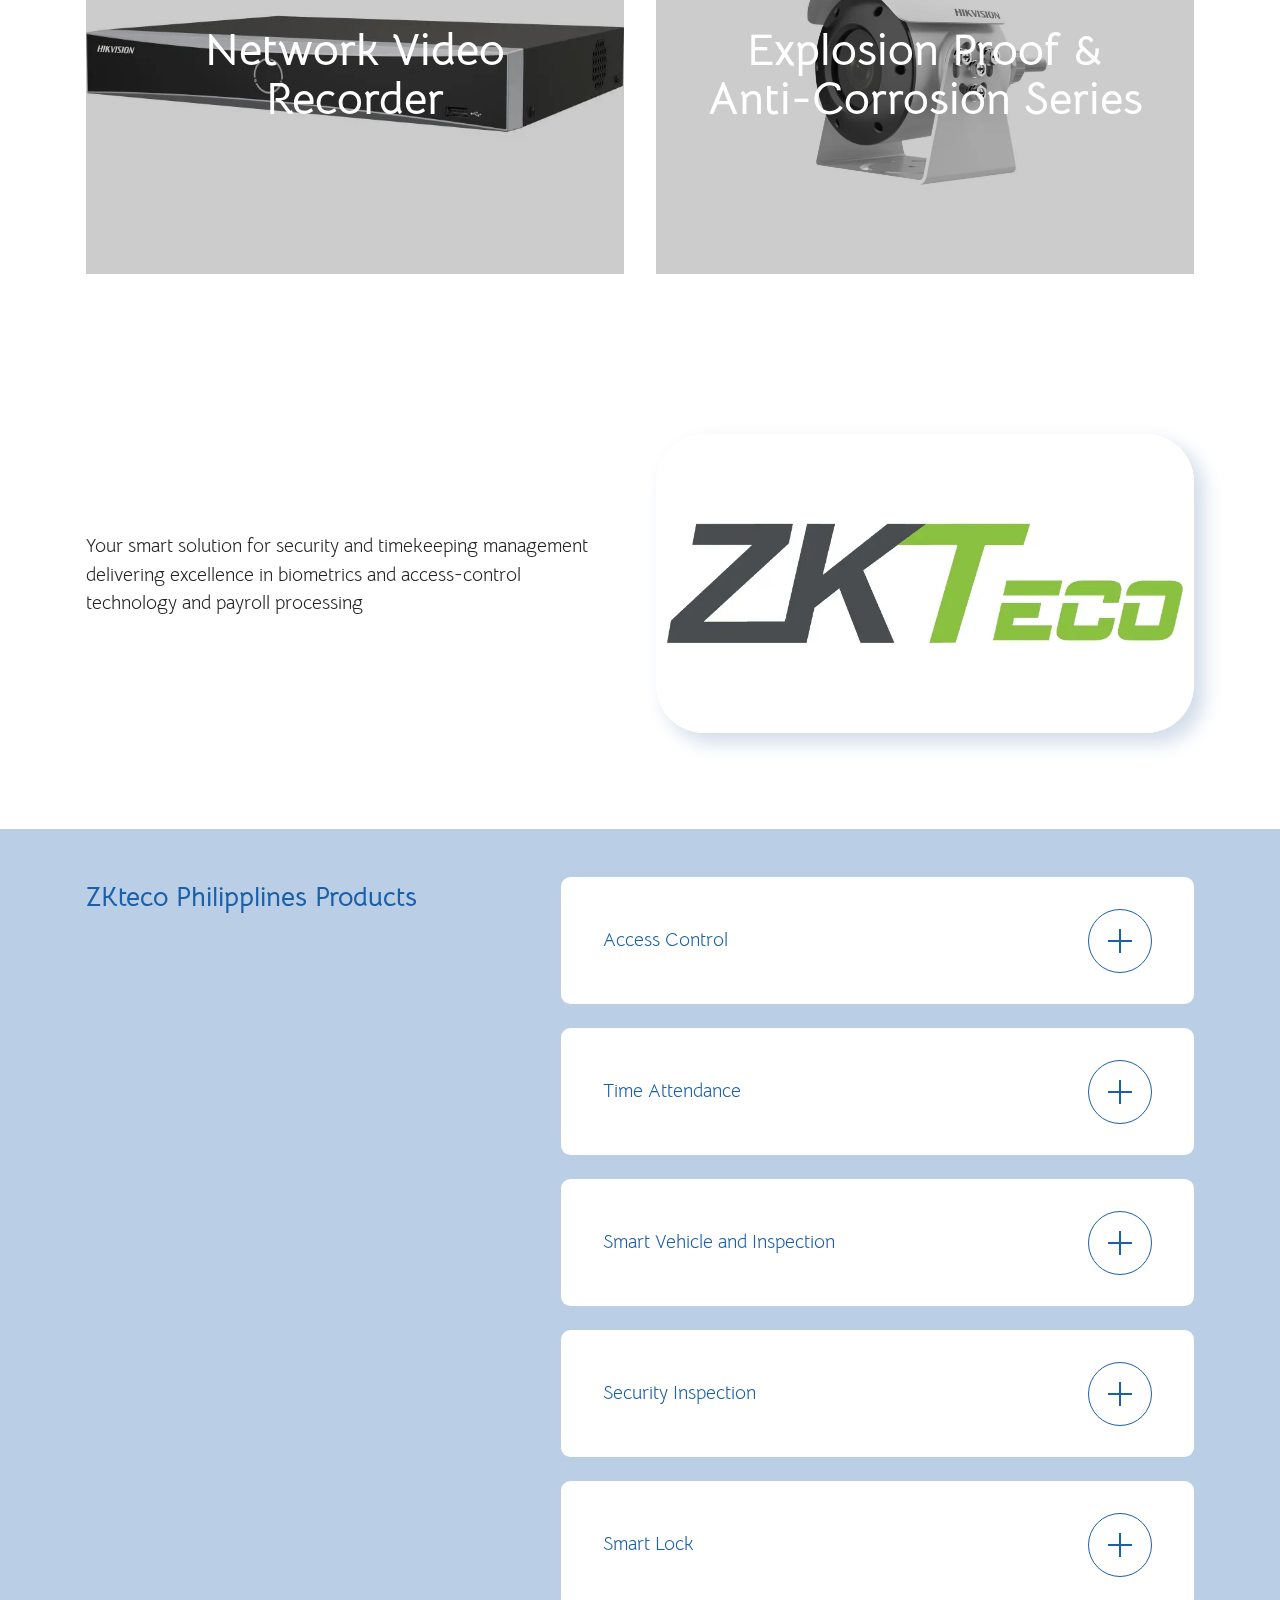
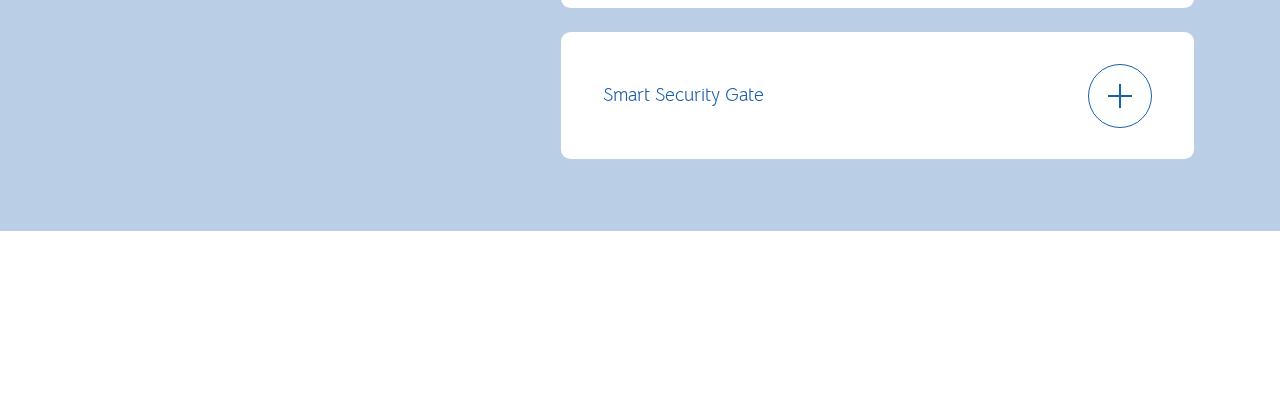
<file: surveillance.html>
<!DOCTYPE html>
<html  >
<head>
  <!-- Site made with Mobirise Website Builder v5.9.17, https://mobirise.com -->
  <meta charset="UTF-8">
  <meta http-equiv="X-UA-Compatible" content="IE=edge">
  <meta name="generator" content="Mobirise v5.9.17, mobirise.com">
  <meta name="viewport" content="width=device-width, initial-scale=1, minimum-scale=1">
  <link rel="shortcut icon" href="assets/images/verto-favicon-128x129.png" type="image/x-icon">
  <meta name="description" content="">
  
  
  <title>Surveillance</title>
  <link rel="stylesheet" href="assets/web/assets/mobirise-icons2/mobirise2.css">
  <link rel="stylesheet" href="assets/web/assets/mobirise-icons-bold/mobirise-icons-bold.css">
  <link rel="stylesheet" href="assets/web/assets/mobirise-icons/mobirise-icons.css">
  <link rel="stylesheet" href="assets/tether/tether.min.css">
  <link rel="stylesheet" href="assets/bootstrap/css/bootstrap.min.css">
  <link rel="stylesheet" href="assets/bootstrap/css/bootstrap-grid.min.css">
  <link rel="stylesheet" href="assets/bootstrap/css/bootstrap-reboot.min.css">
  <link rel="stylesheet" href="assets/popup-overlay-plugin/style.css">
  <link rel="stylesheet" href="assets/dropdown/css/style.css">
  <link rel="stylesheet" href="assets/socicon/css/styles.css">
  <link rel="stylesheet" href="assets/theme/css/style.css">
  <link rel="preload" href="https://fonts.googleapis.com/css?family=Bellota+Text:300,300i,400,400i,700,700i&display=swap" as="style" onload="this.onload=null;this.rel='stylesheet'">
  <noscript><link rel="stylesheet" href="https://fonts.googleapis.com/css?family=Bellota+Text:300,300i,400,400i,700,700i&display=swap"></noscript>
  <link rel="preload" as="style" href="assets/mobirise/css/mbr-additional.css?v=6VvOYd"><link rel="stylesheet" href="assets/mobirise/css/mbr-additional.css?v=6VvOYd" type="text/css">

  
  
  
</head>
<body>
  
  <section class="menu menu1 cid-u6RTffE7RL" once="menu" id="menu1-3b">
    
    <nav class="navbar navbar-dropdown navbar-fixed-top navbar-expand-lg">
        <div class="container">
            <div class="navbar-brand">
                <span class="navbar-logo">
                    
                        <a href="index.html"><img src="assets/images/verto-png-810x234.webp" alt="Verto Logo" style="height: 5.8rem;"></a>
                    
                </span>
                
            </div>
            <button class="navbar-toggler" type="button" data-toggle="collapse" data-target="#navbarSupportedContent" aria-controls="navbarNavAltMarkup" aria-expanded="false" aria-label="Toggle navigation">
                <div class="hamburger">
                    <span></span>
                    <span></span>
                    <span></span>
                    <span></span>
                </div>
            </button>
            <div class="collapse navbar-collapse" id="navbarSupportedContent">
                <ul class="navbar-nav nav-dropdown nav-right" data-app-modern-menu="true"><li class="nav-item"><a class="nav-link link text-success text-primary display-7" href="index.html#features01-5f">Solutions</a></li>
                    <li class="nav-item"><a class="nav-link link text-success text-primary display-7" href="index.html#clients01-b">Services</a></li>
                    <li class="nav-item"><a class="nav-link link text-success text-primary display-7" href="index.html#article01-e">About</a></li><li class="nav-item"><a class="nav-link link text-success text-primary display-7" href="index.html#article01-e">Careers</a></li></ul>
                <div class="icons-menu">
                    <a class="iconfont-wrapper" href="https://www.linkedin.com/company/verto-communications-networks-solutions/about/" target="_blank">
                        <span class="p-2 mbr-iconfont socicon-linkedin socicon"></span>
                    </a>
                    <a class="iconfont-wrapper" href="https://www.facebook.com/vertoph" target="_blank">
                        <span class="p-2 mbr-iconfont socicon-facebook socicon"></span>
                    </a>
                    <a class="iconfont-wrapper" href="index.html#contacts08-o" target="_blank">
                        <span class="p-2 mbr-iconfont socicon-mail socicon"></span>
                    </a>
                    <a class="iconfont-wrapper" href="brochures.html" target="_blank">
                        <span class="p-2 mbr-iconfont mbrib-download"></span>
                    </a>
                </div>
                
            </div>
        </div>
    </nav>
</section>

<section class="features10 agencym4_features10 cid-u7xmEKLG3n mbr-parallax-background" id="features10-3e">

	
    


	<div class="mbr-overlay" style="opacity: 0.9; background-color: rgb(110, 199, 242);">
	</div>

	<div class="container">
		<div class="align-center">
			<h2 class="mb-4 mbr-fonts-style mbr-white display-2">Surveillance and Monitoring</h2>
			<h3 class="mbr-section-subtitle mbr-fonts-style mb-5 mbr-light mbr-white display-5">
				We aim to help you meet your needs in protecting your employees, customers and assets through surveillance and monitoring</h3>
			<div class="media-container-row">
				<div class="card p-3 col-12 col-md-4 col-lg-4">
					<div class="card-box">
						<div class="card-img pb-3">
							<span class="mbr-iconfont mbr-white mobi-mbri-video mobi-mbri"></span>
						</div>
						
						<p class="card-title mbr-fonts-style mbr-white display-7">
							<strong>CCTV</strong></p>
					</div>
				</div>
				<div class="card p-3 col-12 col-md-4 col-lg-4">
					<div class="card-box">
						<div class="card-img pb-3">
							<span class="mbri-touch-swipe mbr-iconfont mbr-white"></span>
						</div>
						
						<p class="card-title mbr-fonts-style mbr-white display-7">
							<strong>Biometrics</strong></p>
					</div>
				</div>
				<div class="card p-3 col-12 col-md-4 col-lg-4">
					<div class="card-box">
						<div class="card-img pb-3">
							<span class="mbr-iconfont mbr-white mobi-mbri-to-ftp mobi-mbri"></span>
						</div>
						
						<p class="card-title mbr-fonts-style mbr-white display-7">
							<strong>Video Recorders</strong></p>
					</div>
				</div>
			</div>
		</div>
	</div>
</section>

<section class="article5 cid-u7xxDth7fQ" id="article06-3g">

    
    


    
    <div class="container">
        <div class="row justify-content-center">
            <div class="card col-12 col-lg">
                <div class="card-wrapper align-left">
                    
                    <p class="mbr-text mbr-fonts-style display-7">With ever-changing light conditions to overcome, wide areas to cover, a thousand details to capture, bills to pay – you need advanced surveillance technologies, right now, that protect your perimeter and keep your business running smarter, day and night.<br></p>
                    
                </div>
            </div>
            <div class="col-12 col-lg-6">
                <div class="image-wrapper">
                    <img src="assets/images/hikvision-1076x144.webp" alt="Hikvision">
                </div>
            </div>
        </div>
    </div>
</section>

<section class="formulam5 features6 cid-u7xRT5IbKA" id="features6-3s">
  
  
  <div class="container">
    <div class="row justify-content-center">
      <div class="col-12 content-head">
        
      </div>
    </div>
    <div class="row justify-content-center">
      <div class="item features-image col-12 col-md-6 col-lg-6">
        <div class="item-wrapper">
          <div class="item-img">
            <img src="assets/images/meet-hikvisions-newest-pro-cameras-1076x471.webp" alt="Network Camera">
            <div class="item-content">
              <h5 class="item-title mbr-fonts-style display-2">
                <strong>Network Camera</strong></h5>
              
              
              
            </div>
          </div>


        </div>
      </div>
      <div class="item features-image col-12 col-md-6 col-lg-6">
        <div class="item-wrapper">
          <div class="item-img">
            <img src="assets/images/hikvision-ptz-800x533.webp" alt="PTZ Camera">
            <div class="item-content">
              <h5 class="item-title mbr-fonts-style display-2">
                <strong>PTZ Camera</strong></h5>
              
              
              
            </div>
          </div>


        </div>
      </div>
      <div class="item features-image col-12 col-md-6 col-lg-6">
        <div class="item-wrapper">
          <div class="item-img">
            <img src="assets/images/hikvision-nvr-800x800.webp" alt="Network Video Recorder">
            <div class="item-content">
              <h5 class="item-title mbr-fonts-style display-2">
                <strong>Network Video Recorder</strong></h5>
              
              
              
            </div>
          </div>


        </div>
      </div>
      <div class="item features-image col-12 col-md-6 col-lg-6">
        <div class="item-wrapper">
          <div class="item-img">
            <img src="assets/images/hikvision-explosion-1076x790.webp" alt="Explosion Proof &amp; Anti-Corrosion Series">
            <div class="item-content">
              <h5 class="item-title mbr-fonts-style display-2"><strong>Explosion Proof &amp; Anti-Corrosion Series</strong></h5>
              
              
              
            </div>
          </div>


        </div>
      </div>


    </div>
  </div>
</section>

<section class="article5 cid-u7xHPmZU7e" id="article06-3m">

    
    


    
    <div class="container">
        <div class="row justify-content-center">
            <div class="card col-12 col-lg">
                <div class="card-wrapper align-left">
                    
                    <p class="mbr-text mbr-fonts-style display-7">Your smart solution for security and timekeeping management delivering excellence in biometrics and access-control technology and payroll processing<br></p>
                    
                </div>
            </div>
            <div class="col-12 col-lg-6">
                <div class="image-wrapper">
                    <img src="assets/images/zkteco-900x500.webp" alt="ZKteco Logo">
                </div>
            </div>
        </div>
    </div>
</section>

<section class="list01 valuem5 cid-u7xKqkmzxI mbr-fullscreen mbr-parallax-background" id="list01-3n">
    

    
    <div class="mbr-overlay" style="opacity: 0.3; background-color: rgb(26, 95, 170);"></div>

    <div class="container">
        <div class="row">
            <div class="col-12">
                <div class="desc-wrapper">
                    
                </div>
            </div>
            <div class="col-12 col-lg-5">
                <div class="title-wrapper">
                    <h2 class="mbr-section-title mbr-fonts-style display-5"><strong>
                        ZKteco Philipplines Products</strong></h2>
                </div>
            </div>
            <div class="col-12 col-lg-7">
                <div id="bootstrap-accordion_74" class="panel-group accordionStyles accordion" role="tablist" aria-multiselectable="true">
                    <div class="card">
                        <div class="card-header" role="tab" id="headingOne">
                            <a role="button" class="panel-title collapsed" data-toggle="collapse" data-core="" href="#collapse1_74" aria-expanded="false" aria-controls="collapse1">
                                <h4 class="panel-title-edit mbr-fonts-style display-7">
                                    Access Control</h4>
                                <span class="sign mbr-iconfont mobi-mbri-plus mobi-mbri"></span>
                            </a>
                        </div>
                        <div id="collapse1_74" class="panel-collapse noScroll collapse" role="tabpanel" aria-labelledby="headingOne" data-parent="#bootstrap-accordion_74">
                            <div class="panel-body">
                                <p class="mbr-fonts-style panel-text display-4">- Accessory<br>- Reader<br>- Standalone Device<br>- Control Panel</p>
                            </div>
                        </div>
                    </div>
                    <div class="card">
                        <div class="card-header" role="tab" id="headingTwo">
                            <a role="button" class="panel-title collapsed" data-toggle="collapse" data-core="" href="#collapse2_74" aria-expanded="false" aria-controls="collapse2">
                                <h4 class="panel-title-edit mbr-fonts-style display-7">
                                    Time Attendance</h4>
                                <span class="sign mbr-iconfont mobi-mbri-plus mobi-mbri"></span>
                            </a>
                        </div>
                        <div id="collapse2_74" class="panel-collapse noScroll collapse" role="tabpanel" aria-labelledby="headingTwo" data-parent="#bootstrap-accordion_74">
                            <div class="panel-body">
                                <p class="mbr-fonts-style panel-text display-4">- Face<br>- Fingerprint<br>- Hybrid Biometrics<br>- RFID<br>- Portable Devices</p>
                            </div>
                        </div>
                    </div>
                    <div class="card">
                        <div class="card-header" role="tab" id="headingThree">
                            <a role="button" class="panel-title collapsed" data-toggle="collapse" data-core="" href="#collapse3_74" aria-expanded="false" aria-controls="collapse3">
                                <h4 class="panel-title-edit mbr-fonts-style display-7">
                                    Smart Vehicle and Inspection</h4>
                                <span class="sign mbr-iconfont mobi-mbri-plus mobi-mbri"></span>
                            </a>
                        </div>
                        <div id="collapse3_74" class="panel-collapse noScroll collapse" role="tabpanel" aria-labelledby="headingThree" data-parent="#bootstrap-accordion_74">
                            <div class="panel-body">
                                <p class="mbr-fonts-style panel-text display-4">
                                    - UHF<br>- Radar Sensor<br>- Parking Lock<br>- Parking Barrier<br>- License Plate Recognition</p>
                            </div>
                        </div>
                    </div>
                    <div class="card">
                        <div class="card-header" role="tab" id="headingFour">
                            <a role="button" class="panel-title collapsed" data-toggle="collapse" data-core="" href="#collapse4_74" aria-expanded="false" aria-controls="collapse4">
                                <h4 class="panel-title-edit mbr-fonts-style display-7">
                                    Security Inspection</h4>
                                <span class="sign mbr-iconfont mobi-mbri-plus mobi-mbri"></span>
                            </a>
                        </div>
                        <div id="collapse4_74" class="panel-collapse noScroll collapse" role="tabpanel" aria-labelledby="headingFour" data-parent="#bootstrap-accordion_74">
                            <div class="panel-body">
                                <p class="mbr-fonts-style panel-text display-4">
                                    - Object Inspection<br>- Vehicle Security</p>
                            </div>
                        </div>
                    </div>
                    <div class="card">
                        <div class="card-header" role="tab" id="headingFive">
                            <a role="button" class="panel-title collapsed" data-toggle="collapse" data-core="" href="#collapse5_74" aria-expanded="false" aria-controls="collapse5">
                                <h4 class="panel-title-edit mbr-fonts-style display-7">
                                    Smart Lock</h4>
                                <span class="sign mbr-iconfont mobi-mbri-plus mobi-mbri"></span>
                            </a>
                        </div>
                        <div id="collapse5_74" class="panel-collapse noScroll collapse" role="tabpanel" aria-labelledby="headingFive" data-parent="#bootstrap-accordion_74">
                            <div class="panel-body">
                                <p class="mbr-fonts-style panel-text display-4">
                                    - IoT Smart Home Solution<br>- Smart Hotel Solution<br>- Face Recognition Lock<br>- Other Lock</p>
                            </div>
                        </div>
                    </div>
                    <div class="card">
                        <div class="card-header" role="tab" id="headingSix">
                            <a role="button" class="panel-title collapsed" data-toggle="collapse" data-core="" href="#collapse6_74" aria-expanded="false" aria-controls="collapse6">
                                <h4 class="panel-title-edit mbr-fonts-style display-7">
                                    Smart Security Gate</h4>
                                <span class="sign mbr-iconfont mobi-mbri-plus mobi-mbri"></span>
                            </a>
                        </div>
                        <div id="collapse6_74" class="panel-collapse noScroll collapse" role="tabpanel" aria-labelledby="headingSix" data-parent="#bootstrap-accordion_74">
                            <div class="panel-body">
                                <p class="mbr-fonts-style panel-text display-4">
                                    - Flap Barrier<br>- Full Height Turnstile<br>- Optical Turnstile<br>- Swing Barrier<br>- Tripod Turnstile</p>
                            </div>
                        </div>
                    </div>
                </div>
            </div>
        </div>
    </div>
</section>

<section class="footer1 cid-u7LbedBSmZ mbr-reveal" once="footers" id="footer01-5b">
    

    

    <div class="container">
        <div class="media-container-row align-center mbr-white">
            <div class="row row-links">
                <ul class="foot-menu">
                    
                    
                    
                    
                    
                <li class="foot-menu-item mbr-fonts-style display-7"><a href="tel:+63282498686" class="text-white">+63-2-8249-8686</a></li><li class="foot-menu-item mbr-fonts-style display-7"><a href="mailto:salesteam@vertocommunications.net" class="text-white">salesteam@vertocommunications.net</a></li><li class="foot-menu-item mbr-fonts-style display-7"><a href="mailto:apply@vertonetworks.com" class="text-white">apply@vertonetworks.com</a></li></ul>
            </div>
            
            <div class="row row-copirayt">
                <p class="mbr-text mb-0 mbr-fonts-style mbr-white align-center display-4">
                    © Copyright 2023 Verto Network Solutions, Inc. - All Rights Reserved
                </p>
            </div>
        </div>
    </div>
</section>


<script src="assets/web/assets/jquery/jquery.min.js"></script>
  <script src="assets/popper/popper.min.js"></script>
  <script src="assets/tether/tether.min.js"></script>
  <script src="assets/bootstrap/js/bootstrap.min.js"></script>
  <script src="assets/smoothscroll/smooth-scroll.js"></script>
  <script src="assets/dropdown/js/nav-dropdown.js"></script>
  <script src="assets/dropdown/js/navbar-dropdown.js"></script>
  <script src="assets/touchswipe/jquery.touch-swipe.min.js"></script>
  <script src="assets/parallax/jarallax.min.js"></script>
  <script src="assets/mbr-switch-arrow/mbr-switch-arrow.js"></script>
  <script src="assets/theme/js/script.js"></script>
  
  
  
</body>
</html>
</file>
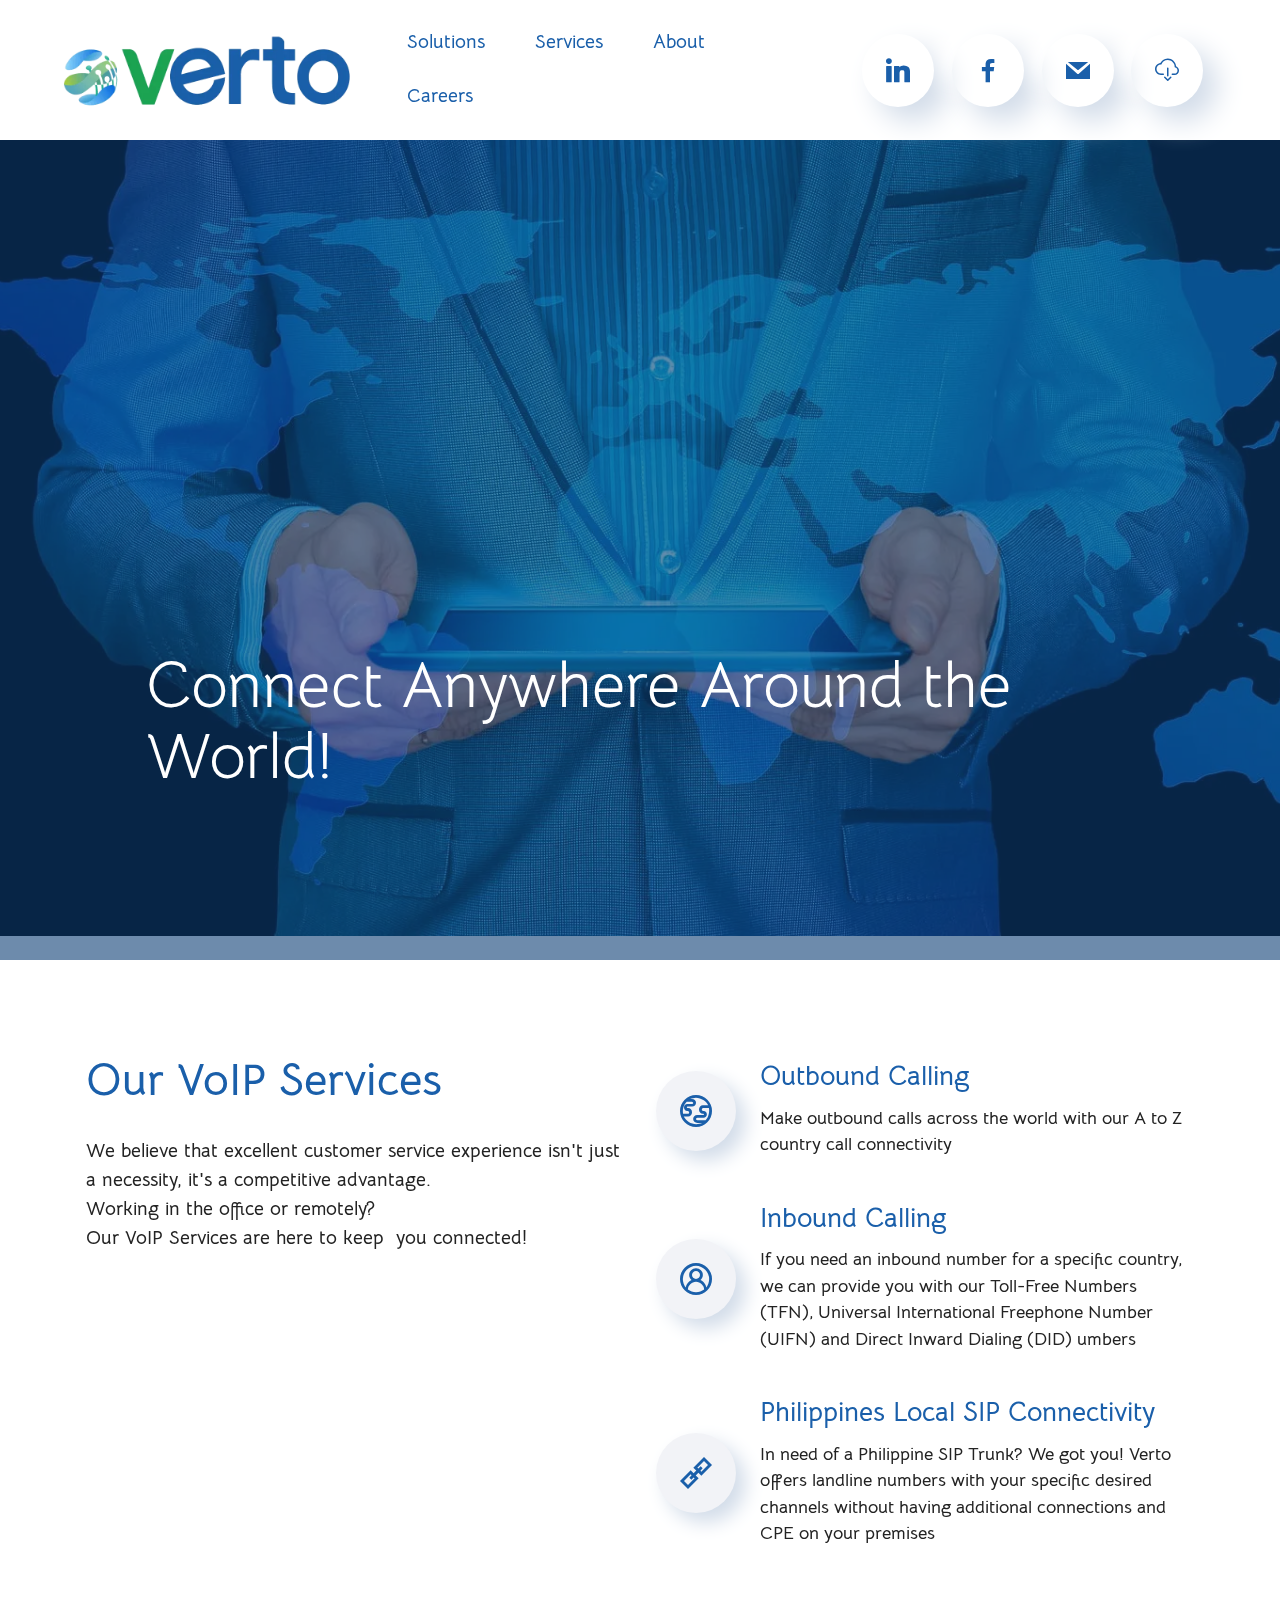
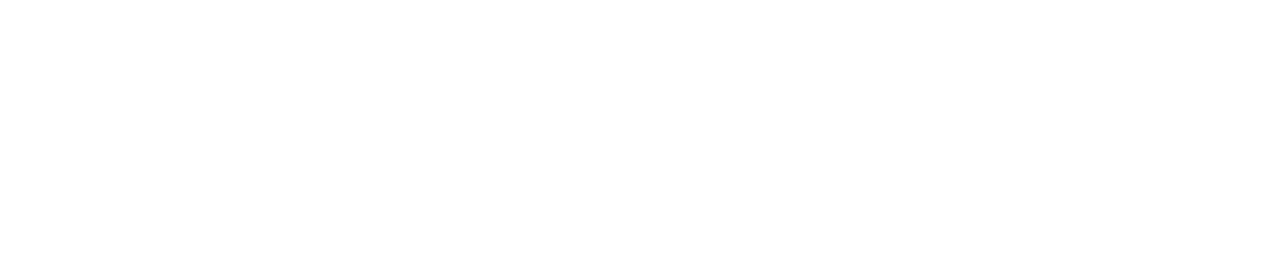
<file: voip.html>
<!DOCTYPE html>
<html  >
<head>
  <!-- Site made with Mobirise Website Builder v5.9.17, https://mobirise.com -->
  <meta charset="UTF-8">
  <meta http-equiv="X-UA-Compatible" content="IE=edge">
  <meta name="generator" content="Mobirise v5.9.17, mobirise.com">
  <meta name="viewport" content="width=device-width, initial-scale=1, minimum-scale=1">
  <link rel="shortcut icon" href="assets/images/verto-favicon-128x129.png" type="image/x-icon">
  <meta name="description" content="">
  
  
  <title>VoIP</title>
  <link rel="stylesheet" href="assets/web/assets/mobirise-icons2/mobirise2.css">
  <link rel="stylesheet" href="assets/web/assets/mobirise-icons-bold/mobirise-icons-bold.css">
  <link rel="stylesheet" href="assets/tether/tether.min.css">
  <link rel="stylesheet" href="assets/bootstrap/css/bootstrap.min.css">
  <link rel="stylesheet" href="assets/bootstrap/css/bootstrap-grid.min.css">
  <link rel="stylesheet" href="assets/bootstrap/css/bootstrap-reboot.min.css">
  <link rel="stylesheet" href="assets/popup-overlay-plugin/style.css">
  <link rel="stylesheet" href="assets/dropdown/css/style.css">
  <link rel="stylesheet" href="assets/socicon/css/styles.css">
  <link rel="stylesheet" href="assets/theme/css/style.css">
  <link rel="preload" href="https://fonts.googleapis.com/css?family=Bellota+Text:300,300i,400,400i,700,700i&display=swap" as="style" onload="this.onload=null;this.rel='stylesheet'">
  <noscript><link rel="stylesheet" href="https://fonts.googleapis.com/css?family=Bellota+Text:300,300i,400,400i,700,700i&display=swap"></noscript>
  <link rel="preload" as="style" href="assets/mobirise/css/mbr-additional.css?v=vahAas"><link rel="stylesheet" href="assets/mobirise/css/mbr-additional.css?v=vahAas" type="text/css">

  
  
  
</head>
<body>
  
  <section class="menu menu1 cid-u6RTffE7RL" once="menu" id="menu1-4u">
    
    <nav class="navbar navbar-dropdown navbar-fixed-top navbar-expand-lg">
        <div class="container">
            <div class="navbar-brand">
                <span class="navbar-logo">
                    
                        <a href="index.html"><img src="assets/images/verto-png-810x234.webp" alt="Verto Logo" style="height: 5.8rem;"></a>
                    
                </span>
                
            </div>
            <button class="navbar-toggler" type="button" data-toggle="collapse" data-target="#navbarSupportedContent" aria-controls="navbarNavAltMarkup" aria-expanded="false" aria-label="Toggle navigation">
                <div class="hamburger">
                    <span></span>
                    <span></span>
                    <span></span>
                    <span></span>
                </div>
            </button>
            <div class="collapse navbar-collapse" id="navbarSupportedContent">
                <ul class="navbar-nav nav-dropdown nav-right" data-app-modern-menu="true"><li class="nav-item"><a class="nav-link link text-success text-primary display-7" href="index.html#features01-5f">Solutions</a></li>
                    <li class="nav-item"><a class="nav-link link text-success text-primary display-7" href="index.html#clients01-b">Services</a></li>
                    <li class="nav-item"><a class="nav-link link text-success text-primary display-7" href="index.html#article01-e">About</a></li><li class="nav-item"><a class="nav-link link text-success text-primary display-7" href="index.html#article01-e">Careers</a></li></ul>
                <div class="icons-menu">
                    <a class="iconfont-wrapper" href="https://www.linkedin.com/company/verto-communications-networks-solutions/about/" target="_blank">
                        <span class="p-2 mbr-iconfont socicon-linkedin socicon"></span>
                    </a>
                    <a class="iconfont-wrapper" href="https://www.facebook.com/vertoph" target="_blank">
                        <span class="p-2 mbr-iconfont socicon-facebook socicon"></span>
                    </a>
                    <a class="iconfont-wrapper" href="index.html#contacts08-o" target="_blank">
                        <span class="p-2 mbr-iconfont socicon-mail socicon"></span>
                    </a>
                    <a class="iconfont-wrapper" href="brochures.html" target="_blank">
                        <span class="p-2 mbr-iconfont mbrib-download"></span>
                    </a>
                </div>
                
            </div>
        </div>
    </nav>
</section>

<section class="header02 modelm5 cid-u7Jtjj35ip mbr-fullscreen mbr-parallax-background" id="header02-4y">
    

    
    <div class="mbr-overlay" style="opacity: 0.6; background-color: rgb(11, 62, 117);"></div>

    <div class="container">
        <div class="row">
            <div class="col-12">
                <div class="content-wrapper">
                    <h1 class="mbr-section-title mbr-fonts-style display-1">Connect Anywhere Around the World!</h1>
                    
                    
                </div>
            </div>
        </div>
    </div>
</section>

<section class="features9 cid-u7Jtn2EXqH" id="features09-4z">

    
    

    
    <div class="container">
        <div class="row justify-content-center">
            <div class="col-12 col-lg-6">
                <div class="card-wrapper">
                    <div class="card-box align-left">
                        <h4 class="card-title mbr-fonts-style mb-4 display-2"><strong>Our VoIP Services</strong></h4>
                        <p class="mbr-text mbr-fonts-style mb-4 display-7"><strong>We believe that excellent customer service experience isn't just a necessity, it's a competitive advantage.</strong><br><strong>Working in the office or remotely?</strong><br><strong>Our VoIP Services are here to keep&nbsp; you connected!<br></strong><br></p>
                        
                    </div>
                </div>
            </div>
            <div class="col-12 col-lg-6">
                <div class="item mbr-flex">
                    <div class="icon-box">
                        <span class="mbr-iconfont mobi-mbri-globe mobi-mbri"></span>
                    </div>
                    <div class="text-box">
                        <h4 class="icon-title mbr-black mbr-fonts-style display-5"><strong>Outbound Calling</strong></h4>
                        <h5 class="icon-text mbr-black mbr-fonts-style display-4"><strong>Make outbound calls across the world with our A to Z country call connectivity</strong></h5>
                    </div>
                </div>
                <div class="item mbr-flex">
                    <div class="icon-box">
                        <span class="mbr-iconfont mobi-mbri-user-2 mobi-mbri"></span>
                    </div>
                    <div class="text-box">
                        <h4 class="icon-title mbr-black mbr-fonts-style display-5"><strong>Inbound Calling</strong></h4>
                        <h5 class="icon-text mbr-black mbr-fonts-style display-4"><strong>If you need an inbound number for a specific country, we can provide you with our Toll-Free Numbers (TFN), Universal International Freephone Number (UIFN) and Direct Inward Dialing (DID) umbers</strong></h5>
                    </div>
                </div>
                <div class="item mbr-flex">
                    <div class="icon-box">
                        <span class="mbr-iconfont mobi-mbri-link mobi-mbri"></span>
                    </div>
                    <div class="text-box">
                        <h4 class="icon-title mbr-black mbr-fonts-style display-5"><strong>Philippines&nbsp;Local SIP Connectivity</strong></h4>
                        <h5 class="icon-text mbr-black mbr-fonts-style display-4"><strong>In need of a Philippine SIP Trunk? We got you! Verto offers landline numbers with your specific desired channels without having additional connections and CPE on your premises</strong></h5>
                    </div>
                </div>
            </div>
        </div>
    </div>
</section>

<section class="footer1 cid-u7LbedBSmZ mbr-reveal" once="footers" id="footer01-5b">
    

    

    <div class="container">
        <div class="media-container-row align-center mbr-white">
            <div class="row row-links">
                <ul class="foot-menu">
                    
                    
                    
                    
                    
                <li class="foot-menu-item mbr-fonts-style display-7"><a href="tel:+63282498686" class="text-white">+63-2-8249-8686</a></li><li class="foot-menu-item mbr-fonts-style display-7"><a href="mailto:salesteam@vertocommunications.net" class="text-white">salesteam@vertocommunications.net</a></li><li class="foot-menu-item mbr-fonts-style display-7"><a href="mailto:apply@vertonetworks.com" class="text-white">apply@vertonetworks.com</a></li></ul>
            </div>
            
            <div class="row row-copirayt">
                <p class="mbr-text mb-0 mbr-fonts-style mbr-white align-center display-4">
                    © Copyright 2023 Verto Network Solutions, Inc. - All Rights Reserved
                </p>
            </div>
        </div>
    </div>
</section>


<script src="assets/web/assets/jquery/jquery.min.js"></script>
  <script src="assets/popper/popper.min.js"></script>
  <script src="assets/tether/tether.min.js"></script>
  <script src="assets/bootstrap/js/bootstrap.min.js"></script>
  <script src="assets/smoothscroll/smooth-scroll.js"></script>
  <script src="assets/dropdown/js/nav-dropdown.js"></script>
  <script src="assets/dropdown/js/navbar-dropdown.js"></script>
  <script src="assets/touchswipe/jquery.touch-swipe.min.js"></script>
  <script src="assets/parallax/jarallax.min.js"></script>
  <script src="assets/theme/js/script.js"></script>
  
  
  
</body>
</html>
</file>
<file: assets/web/assets/mobirise-icons2/mobirise2.css>
@font-face {
  font-family: 'Moririse2';
  font-display: swap;
  src:  url('mobirise2.eot?f2bix4');
  src:  url('mobirise2.eot?f2bix4#iefix') format('embedded-opentype'),
    url('mobirise2.ttf?f2bix4') format('truetype'),
    url('mobirise2.woff?f2bix4') format('woff'),
    url('mobirise2.svg?f2bix4#mobirise2') format('svg');
  font-weight: normal;
  font-style: normal;
}

[class^="mobi-"], [class*=" mobi-"] {
  /* use !important to prevent issues with browser extensions that change fonts */
  font-family: 'Moririse2' !important;
  speak: none;
  font-style: normal;
  font-weight: normal;
  font-variant: normal;
  text-transform: none;
  line-height: 1;

  /* Better Font Rendering =========== */
  -webkit-font-smoothing: antialiased;
  -moz-osx-font-smoothing: grayscale;
}

.mobi-mbri-add-submenu:before {
  content: "\e900";
}
.mobi-mbri-alert:before {
  content: "\e901";
}
.mobi-mbri-align-center:before {
  content: "\e902";
}
.mobi-mbri-align-justify:before {
  content: "\e903";
}
.mobi-mbri-align-left:before {
  content: "\e904";
}
.mobi-mbri-align-right:before {
  content: "\e905";
}
.mobi-mbri-android:before {
  content: "\e906";
}
.mobi-mbri-apple:before {
  content: "\e907";
}
.mobi-mbri-arrow-down:before {
  content: "\e908";
}
.mobi-mbri-arrow-next:before {
  content: "\e909";
}
.mobi-mbri-arrow-prev:before {
  content: "\e90a";
}
.mobi-mbri-arrow-up:before {
  content: "\e90b";
}
.mobi-mbri-bold:before {
  content: "\e90c";
}
.mobi-mbri-bookmark:before {
  content: "\e90d";
}
.mobi-mbri-bootstrap:before {
  content: "\e90e";
}
.mobi-mbri-briefcase:before {
  content: "\e90f";
}
.mobi-mbri-browse:before {
  content: "\e910";
}
.mobi-mbri-bulleted-list:before {
  content: "\e911";
}
.mobi-mbri-calendar:before {
  content: "\e912";
}
.mobi-mbri-camera:before {
  content: "\e913";
}
.mobi-mbri-cart-add:before {
  content: "\e914";
}
.mobi-mbri-cart-full:before {
  content: "\e915";
}
.mobi-mbri-cash:before {
  content: "\e916";
}
.mobi-mbri-change-style:before {
  content: "\e917";
}
.mobi-mbri-chat:before {
  content: "\e918";
}
.mobi-mbri-clock:before {
  content: "\e919";
}
.mobi-mbri-close:before {
  content: "\e91a";
}
.mobi-mbri-cloud:before {
  content: "\e91b";
}
.mobi-mbri-code:before {
  content: "\e91c";
}
.mobi-mbri-contact-form:before {
  content: "\e91d";
}
.mobi-mbri-credit-card:before {
  content: "\e91e";
}
.mobi-mbri-cursor-click:before {
  content: "\e91f";
}
.mobi-mbri-cust-feedback:before {
  content: "\e920";
}
.mobi-mbri-database:before {
  content: "\e921";
}
.mobi-mbri-delivery:before {
  content: "\e922";
}
.mobi-mbri-desktop:before {
  content: "\e923";
}
.mobi-mbri-devices:before {
  content: "\e924";
}
.mobi-mbri-down:before {
  content: "\e925";
}
.mobi-mbri-download-2:before {
  content: "\e926";
}
.mobi-mbri-download:before {
  content: "\e927";
}
.mobi-mbri-drag-n-drop-2:before {
  content: "\e928";
}
.mobi-mbri-drag-n-drop:before {
  content: "\e929";
}
.mobi-mbri-edit-2:before {
  content: "\e92a";
}
.mobi-mbri-edit:before {
  content: "\e92b";
}
.mobi-mbri-error:before {
  content: "\e92c";
}
.mobi-mbri-extension:before {
  content: "\e92d";
}
.mobi-mbri-features:before {
  content: "\e92e";
}
.mobi-mbri-file:before {
  content: "\e92f";
}
.mobi-mbri-flag:before {
  content: "\e930";
}
.mobi-mbri-folder:before {
  content: "\e931";
}
.mobi-mbri-gift:before {
  content: "\e932";
}
.mobi-mbri-github:before {
  content: "\e933";
}
.mobi-mbri-globe-2:before {
  content: "\e934";
}
.mobi-mbri-globe:before {
  content: "\e935";
}
.mobi-mbri-growing-chart:before {
  content: "\e936";
}
.mobi-mbri-hearth:before {
  content: "\e937";
}
.mobi-mbri-help:before {
  content: "\e938";
}
.mobi-mbri-home:before {
  content: "\e939";
}
.mobi-mbri-hot-cup:before {
  content: "\e93a";
}
.mobi-mbri-idea:before {
  content: "\e93b";
}
.mobi-mbri-image-gallery:before {
  content: "\e93c";
}
.mobi-mbri-image-slider:before {
  content: "\e93d";
}
.mobi-mbri-info:before {
  content: "\e93e";
}
.mobi-mbri-italic:before {
  content: "\e93f";
}
.mobi-mbri-key:before {
  content: "\e940";
}
.mobi-mbri-laptop:before {
  content: "\e941";
}
.mobi-mbri-layers:before {
  content: "\e942";
}
.mobi-mbri-left-right:before {
  content: "\e943";
}
.mobi-mbri-left:before {
  content: "\e944";
}
.mobi-mbri-letter:before {
  content: "\e945";
}
.mobi-mbri-like:before {
  content: "\e946";
}
.mobi-mbri-link:before {
  content: "\e947";
}
.mobi-mbri-lock:before {
  content: "\e948";
}
.mobi-mbri-login:before {
  content: "\e949";
}
.mobi-mbri-logout:before {
  content: "\e94a";
}
.mobi-mbri-magic-stick:before {
  content: "\e94b";
}
.mobi-mbri-map-pin:before {
  content: "\e94c";
}
.mobi-mbri-menu:before {
  content: "\e94d";
}
.mobi-mbri-mobile-2:before {
  content: "\e94e";
}
.mobi-mbri-mobile-horizontal:before {
  content: "\e94f";
}
.mobi-mbri-mobile:before {
  content: "\e950";
}
.mobi-mbri-mobirise:before {
  content: "\e951";
}
.mobi-mbri-more-horizontal:before {
  content: "\e952";
}
.mobi-mbri-more-vertical:before {
  content: "\e953";
}
.mobi-mbri-music:before {
  content: "\e954";
}
.mobi-mbri-new-file:before {
  content: "\e955";
}
.mobi-mbri-numbered-list:before {
  content: "\e956";
}
.mobi-mbri-opened-folder:before {
  content: "\e957";
}
.mobi-mbri-pages:before {
  content: "\e958";
}
.mobi-mbri-paper-plane:before {
  content: "\e959";
}
.mobi-mbri-paperclip:before {
  content: "\e95a";
}
.mobi-mbri-phone:before {
  content: "\e95b";
}
.mobi-mbri-photo:before {
  content: "\e95c";
}
.mobi-mbri-photos:before {
  content: "\e95d";
}
.mobi-mbri-pin:before {
  content: "\e95e";
}
.mobi-mbri-play:before {
  content: "\e95f";
}
.mobi-mbri-plus:before {
  content: "\e960";
}
.mobi-mbri-preview:before {
  content: "\e961";
}
.mobi-mbri-print:before {
  content: "\e962";
}
.mobi-mbri-protect:before {
  content: "\e963";
}
.mobi-mbri-question:before {
  content: "\e964";
}
.mobi-mbri-quote-left:before {
  content: "\e965";
}
.mobi-mbri-quote-right:before {
  content: "\e966";
}
.mobi-mbri-redo:before {
  content: "\e967";
}
.mobi-mbri-refresh:before {
  content: "\e968";
}
.mobi-mbri-responsive-2:before {
  content: "\e969";
}
.mobi-mbri-responsive:before {
  content: "\e96a";
}
.mobi-mbri-right:before {
  content: "\e96b";
}
.mobi-mbri-rocket:before {
  content: "\e96c";
}
.mobi-mbri-sad-face:before {
  content: "\e96d";
}
.mobi-mbri-sale:before {
  content: "\e96e";
}
.mobi-mbri-save:before {
  content: "\e96f";
}
.mobi-mbri-search:before {
  content: "\e970";
}
.mobi-mbri-setting-2:before {
  content: "\e971";
}
.mobi-mbri-setting-3:before {
  content: "\e972";
}
.mobi-mbri-setting:before {
  content: "\e973";
}
.mobi-mbri-share:before {
  content: "\e974";
}
.mobi-mbri-shopping-bag:before {
  content: "\e975";
}
.mobi-mbri-shopping-basket:before {
  content: "\e976";
}
.mobi-mbri-shopping-cart:before {
  content: "\e977";
}
.mobi-mbri-sites:before {
  content: "\e978";
}
.mobi-mbri-smile-face:before {
  content: "\e979";
}
.mobi-mbri-speed:before {
  content: "\e97a";
}
.mobi-mbri-star:before {
  content: "\e97b";
}
.mobi-mbri-success:before {
  content: "\e97c";
}
.mobi-mbri-sun:before {
  content: "\e97d";
}
.mobi-mbri-sun2:before {
  content: "\e97e";
}
.mobi-mbri-tablet-vertical:before {
  content: "\e97f";
}
.mobi-mbri-tablet:before {
  content: "\e980";
}
.mobi-mbri-target:before {
  content: "\e981";
}
.mobi-mbri-timer:before {
  content: "\e982";
}
.mobi-mbri-to-ftp:before {
  content: "\e983";
}
.mobi-mbri-to-local-drive:before {
  content: "\e984";
}
.mobi-mbri-touch-swipe:before {
  content: "\e985";
}
.mobi-mbri-touch:before {
  content: "\e986";
}
.mobi-mbri-trash:before {
  content: "\e987";
}
.mobi-mbri-underline:before {
  content: "\e988";
}
.mobi-mbri-undo:before {
  content: "\e989";
}
.mobi-mbri-unlink:before {
  content: "\e98a";
}
.mobi-mbri-unlock:before {
  content: "\e98b";
}
.mobi-mbri-up-down:before {
  content: "\e98c";
}
.mobi-mbri-up:before {
  content: "\e98d";
}
.mobi-mbri-update:before {
  content: "\e98e";
}
.mobi-mbri-upload-2:before {
  content: "\e98f";
}
.mobi-mbri-upload:before {
  content: "\e990";
}
.mobi-mbri-user-2:before {
  content: "\e991";
}
.mobi-mbri-user:before {
  content: "\e992";
}
.mobi-mbri-users:before {
  content: "\e993";
}
.mobi-mbri-video-play:before {
  content: "\e994";
}
.mobi-mbri-video:before {
  content: "\e995";
}
.mobi-mbri-watch:before {
  content: "\e996";
}
.mobi-mbri-website-theme-2:before {
  content: "\e997";
}
.mobi-mbri-website-theme:before {
  content: "\e998";
}
.mobi-mbri-wifi:before {
  content: "\e999";
}
.mobi-mbri-windows:before {
  content: "\e99a";
}
.mobi-mbri-zoom-in:before {
  content: "\e99b";
}
.mobi-mbri-zoom-out:before {
  content: "\e99c";
}
</file>
<file: assets/web/assets/mobirise-icons-bold/mobirise-icons-bold.css>
@font-face {
  font-family: 'mobirise-icons-bold';
  font-display: swap;
  src:  url('mobirise-icons-bold.eot?m1l4yr');
  src:  url('mobirise-icons-bold.eot?m1l4yr#iefix') format('embedded-opentype'),
    url('mobirise-icons-bold.ttf?m1l4yr') format('truetype'),
    url('mobirise-icons-bold.woff?m1l4yr') format('woff'),
    url('mobirise-icons-bold.svg?m1l4yr#mobirise-icons-bold') format('svg');
  font-weight: normal;
  font-style: normal;
}

[class^="mbrib-"], [class*="mbrib-"] {
  /* use !important to prevent issues with browser extensions that change fonts */
  font-family: 'mobirise-icons-bold' !important;
  speak: none;
  font-style: normal;
  font-weight: normal;
  font-variant: normal;
  text-transform: none;
  line-height: 1;

  /* Better Font Rendering =========== */
  -webkit-font-smoothing: antialiased;
  -moz-osx-font-smoothing: grayscale;
}

.mbrib-add-submenu:before {
  content: "\e900";
}
.mbrib-alert:before {
  content: "\e901";
}
.mbrib-align-center:before {
  content: "\e902";
}
.mbrib-align-justify:before {
  content: "\e903";
}
.mbrib-align-left:before {
  content: "\e904";
}
.mbrib-align-right:before {
  content: "\e905";
}
.mbrib-android:before {
  content: "\e906";
}
.mbrib-apple:before {
  content: "\e907";
}
.mbrib-arrow-down:before {
  content: "\e908";
}
.mbrib-arrow-next:before {
  content: "\e909";
}
.mbrib-arrow-prev:before {
  content: "\e90a";
}
.mbrib-arrow-up:before {
  content: "\e90b";
}
.mbrib-bold:before {
  content: "\e90c";
}
.mbrib-bookmark:before {
  content: "\e90d";
}
.mbrib-bootstrap:before {
  content: "\e90e";
}
.mbrib-briefcase:before {
  content: "\e90f";
}
.mbrib-browse:before {
  content: "\e910";
}
.mbrib-bulleted-list:before {
  content: "\e911";
}
.mbrib-calendar:before {
  content: "\e912";
}
.mbrib-camera:before {
  content: "\e913";
}
.mbrib-cart-add:before {
  content: "\e914";
}
.mbrib-cart-full:before {
  content: "\e915";
}
.mbrib-cash:before {
  content: "\e916";
}
.mbrib-change-style:before {
  content: "\e917";
}
.mbrib-chat:before {
  content: "\e918";
}
.mbrib-clock:before {
  content: "\e919";
}
.mbrib-close:before {
  content: "\e91a";
}
.mbrib-cloud:before {
  content: "\e91b";
}
.mbrib-code:before {
  content: "\e91c";
}
.mbrib-contact-form:before {
  content: "\e91d";
}
.mbrib-credit-card:before {
  content: "\e91e";
}
.mbrib-cursor-click:before {
  content: "\e91f";
}
.mbrib-cust-feedback:before {
  content: "\e920";
}
.mbrib-database:before {
  content: "\e921";
}
.mbrib-delivery:before {
  content: "\e922";
}
.mbrib-desktop:before {
  content: "\e923";
}
.mbrib-devices:before {
  content: "\e924";
}
.mbrib-down:before {
  content: "\e925";
}
.mbrib-download:before {
  content: "\e926";
}
.mbrib-drag-n-drop:before {
  content: "\e927";
}
.mbrib-drag-n-drop2:before {
  content: "\e928";
}
.mbrib-edit:before {
  content: "\e929";
}
.mbrib-edit2:before {
  content: "\e92a";
}
.mbrib-error:before {
  content: "\e92b";
}
.mbrib-extension:before {
  content: "\e92c";
}
.mbrib-features:before {
  content: "\e92d";
}
.mbrib-file:before {
  content: "\e92e";
}
.mbrib-flag:before {
  content: "\e92f";
}
.mbrib-folder:before {
  content: "\e930";
}
.mbrib-gift:before {
  content: "\e931";
}
.mbrib-github:before {
  content: "\e932";
}
.mbrib-globe-2:before {
  content: "\e933";
}
.mbrib-globe:before {
  content: "\e934";
}
.mbrib-growing-chart:before {
  content: "\e935";
}
.mbrib-hearth:before {
  content: "\e936";
}
.mbrib-help:before {
  content: "\e937";
}
.mbrib-home:before {
  content: "\e938";
}
.mbrib-hot-cup:before {
  content: "\e939";
}
.mbrib-idea:before {
  content: "\e93a";
}
.mbrib-image-gallery:before {
  content: "\e93b";
}
.mbrib-image-slider:before {
  content: "\e93c";
}
.mbrib-info:before {
  content: "\e93d";
}
.mbrib-italic:before {
  content: "\e93e";
}
.mbrib-key:before {
  content: "\e93f";
}
.mbrib-laptop:before {
  content: "\e940";
}
.mbrib-layers:before {
  content: "\e941";
}
.mbrib-left-right:before {
  content: "\e942";
}
.mbrib-left:before {
  content: "\e943";
}
.mbrib-letter:before {
  content: "\e944";
}
.mbrib-like:before {
  content: "\e945";
}
.mbrib-link:before {
  content: "\e946";
}
.mbrib-lock:before {
  content: "\e947";
}
.mbrib-login:before {
  content: "\e948";
}
.mbrib-logout:before {
  content: "\e949";
}
.mbrib-magic-stick:before {
  content: "\e94a";
}
.mbrib-map-pin:before {
  content: "\e94b";
}
.mbrib-menu:before {
  content: "\e94c";
}
.mbrib-mobile:before {
  content: "\e94d";
}
.mbrib-mobile2:before {
  content: "\e94e";
}
.mbrib-mobirise:before {
  content: "\e94f";
}
.mbrib-more-horizontal:before {
  content: "\e950";
}
.mbrib-more-vertical:before {
  content: "\e951";
}
.mbrib-music:before {
  content: "\e952";
}
.mbrib-new-file:before {
  content: "\e953";
}
.mbrib-numbered-list:before {
  content: "\e954";
}
.mbrib-opened-folder:before {
  content: "\e955";
}
.mbrib-pages:before {
  content: "\e956";
}
.mbrib-paper-plane:before {
  content: "\e957";
}
.mbrib-paperclip:before {
  content: "\e958";
}
.mbrib-photo:before {
  content: "\e959";
}
.mbrib-photos:before {
  content: "\e95a";
}
.mbrib-pin:before {
  content: "\e95b";
}
.mbrib-play:before {
  content: "\e95c";
}
.mbrib-plus:before {
  content: "\e95d";
}
.mbrib-preview:before {
  content: "\e95e";
}
.mbrib-print:before {
  content: "\e95f";
}
.mbrib-protect:before {
  content: "\e960";
}
.mbrib-question:before {
  content: "\e961";
}
.mbrib-quote-left:before {
  content: "\e962";
}
.mbrib-quote-right:before {
  content: "\e963";
}
.mbrib-redo:before {
  content: "\e964";
}
.mbrib-refresh:before {
  content: "\e965";
}
.mbrib-responsive:before {
  content: "\e966";
}
.mbrib-right:before {
  content: "\e967";
}
.mbrib-rocket:before {
  content: "\e968";
}
.mbrib-sad-face:before {
  content: "\e969";
}
.mbrib-sale:before {
  content: "\e96a";
}
.mbrib-save:before {
  content: "\e96b";
}
.mbrib-search:before {
  content: "\e96c";
}
.mbrib-setting:before {
  content: "\e96d";
}
.mbrib-setting2:before {
  content: "\e96e";
}
.mbrib-setting3:before {
  content: "\e96f";
}
.mbrib-share:before {
  content: "\e970";
}
.mbrib-shopping-bag:before {
  content: "\e971";
}
.mbrib-shopping-basket:before {
  content: "\e972";
}
.mbrib-shopping-cart:before {
  content: "\e973";
}
.mbrib-sites:before {
  content: "\e974";
}
.mbrib-smile-face:before {
  content: "\e975";
}
.mbrib-speed:before {
  content: "\e976";
}
.mbrib-star:before {
  content: "\e977";
}
.mbrib-success:before {
  content: "\e978";
}
.mbrib-sun:before {
  content: "\e979";
}
.mbrib-sun2:before {
  content: "\e97a";
}
.mbrib-tablet-vertical:before {
  content: "\e97b";
}
.mbrib-tablet:before {
  content: "\e97c";
}
.mbrib-target:before {
  content: "\e97d";
}
.mbrib-timer:before {
  content: "\e97e";
}
.mbrib-to-ftp:before {
  content: "\e97f";
}
.mbrib-to-local-drive:before {
  content: "\e980";
}
.mbrib-touch-swipe:before {
  content: "\e981";
}
.mbrib-touch:before {
  content: "\e982";
}
.mbrib-trash:before {
  content: "\e983";
}
.mbrib-underline:before {
  content: "\e984";
}
.mbrib-undo:before {
  content: "\e985";
}
.mbrib-unlink:before {
  content: "\e986";
}
.mbrib-unlock:before {
  content: "\e987";
}
.mbrib-up-down:before {
  content: "\e988";
}
.mbrib-up:before {
  content: "\e989";
}
.mbrib-update:before {
  content: "\e98a";
}
.mbrib-upload:before {
  content: "\e98b";
}
.mbrib-user:before {
  content: "\e98c";
}
.mbrib-user2:before {
  content: "\e98d";
}
.mbrib-users:before {
  content: "\e98e";
}
.mbrib-video-play:before {
  content: "\e98f";
}
.mbrib-video:before {
  content: "\e990";
}
.mbrib-watch:before {
  content: "\e991";
}
.mbrib-website-theme:before {
  content: "\e992";
}
.mbrib-wifi:before {
  content: "\e993";
}
.mbrib-windows:before {
  content: "\e994";
}
.mbrib-zoom-out:before {
  content: "\e995";
}
</file>
<file: assets/popup-overlay-plugin/style.css>
html.is-builder .modal-backdrop.show {
    display: none !important;
}
</file>
<file: assets/dropdown/css/style.css>
.navbar-dropdown {
  left: 0;
  padding: 0;
  position: absolute;
  right: 0;
  top: 0;
  transition: all 0.45s ease;
  z-index: 1030;
  background: #282828; }
  .navbar-dropdown .navbar-logo {
    margin-right: 0.8rem;
    transition: margin 0.3s ease-in-out;
    vertical-align: middle; }
    .navbar-dropdown .navbar-logo img {
      height: 3.125rem;
      transition: all 0.3s ease-in-out; }
    .navbar-dropdown .navbar-logo.mbr-iconfont {
      font-size: 3.125rem;
      line-height: 3.125rem; }
  .navbar-dropdown .navbar-caption {
    font-weight: 700;
    white-space: normal;
    vertical-align: -4px;
    line-height: 3.125rem !important; }
    .navbar-dropdown .navbar-caption, .navbar-dropdown .navbar-caption:hover {
      color: inherit;
      text-decoration: none; }
  .navbar-dropdown .mbr-iconfont + .navbar-caption {
    vertical-align: -1px; }
  .navbar-dropdown.navbar-fixed-top {
    position: fixed; }
  .navbar-dropdown .navbar-brand span {
    vertical-align: -4px; }
  .navbar-dropdown.bg-color.transparent {
    background: none; }
  .navbar-dropdown.navbar-short .navbar-brand {
    padding: 0.625rem 0; }
    .navbar-dropdown.navbar-short .navbar-brand span {
      vertical-align: -1px; }
  .navbar-dropdown.navbar-short .navbar-caption {
    line-height: 2.375rem !important;
    vertical-align: -2px; }
  .navbar-dropdown.navbar-short .navbar-logo {
    margin-right: 0.5rem; }
    .navbar-dropdown.navbar-short .navbar-logo img {
      height: 2.375rem; }
    .navbar-dropdown.navbar-short .navbar-logo.mbr-iconfont {
      font-size: 2.375rem;
      line-height: 2.375rem; }
  .navbar-dropdown.navbar-short .mbr-table-cell {
    height: 3.625rem; }
  .navbar-dropdown .navbar-close {
    left: 0.6875rem;
    position: fixed;
    top: 0.75rem;
    z-index: 1000; }
  .navbar-dropdown .hamburger-icon {
    content: "";
    display: inline-block;
    vertical-align: middle;
    width: 16px;
    -webkit-box-shadow: 0 -6px 0 1px #282828,0 0 0 1px #282828,0 6px 0 1px #282828;
    -moz-box-shadow: 0 -6px 0 1px #282828,0 0 0 1px #282828,0 6px 0 1px #282828;
    box-shadow: 0 -6px 0 1px #282828,0 0 0 1px #282828,0 6px 0 1px #282828; }

.dropdown-menu .dropdown-toggle[data-toggle="dropdown-submenu"]::after {
  border-bottom: 0.35em solid transparent;
  border-left: 0.35em solid;
  border-right: 0;
  border-top: 0.35em solid transparent;
  margin-left: 0.3rem; }

.dropdown-menu .dropdown-item:focus {
  outline: 0; }

.nav-dropdown {
  font-size: 0.75rem;
  font-weight: 500;
  height: auto !important; }
  .nav-dropdown .nav-btn {
    padding-left: 1rem; }
  .nav-dropdown .link {
    margin: .667em 1.667em;
    font-weight: 500;
    padding: 0;
    transition: color .2s ease-in-out; }
    .nav-dropdown .link.dropdown-toggle {
      margin-right: 2.583em; }
      .nav-dropdown .link.dropdown-toggle::after {
        margin-left: .25rem;
        border-top: 0.35em solid;
        border-right: 0.35em solid transparent;
        border-left: 0.35em solid transparent;
        border-bottom: 0; }
      .nav-dropdown .link.dropdown-toggle[aria-expanded="true"] {
        margin: 0;
        padding: 0.667em 3.263em  0.667em 1.667em; }
  .nav-dropdown .link::after,
  .nav-dropdown .dropdown-item::after {
    color: inherit; }
  .nav-dropdown .btn {
    font-size: 0.75rem;
    font-weight: 700;
    letter-spacing: 0;
    margin-bottom: 0;
    padding-left: 1.25rem;
    padding-right: 1.25rem; }
  .nav-dropdown .dropdown-menu {
    border-radius: 0;
    border: 0;
    left: 0;
    margin: 0;
    padding-bottom: 1.25rem;
    padding-top: 1.25rem;
    position: relative; }
  .nav-dropdown .dropdown-submenu {
    margin-left: 0.125rem;
    top: 0; }
  .nav-dropdown .dropdown-item {
    font-weight: 500;
    line-height: 2;
    padding: 0.3846em 4.615em 0.3846em 1.5385em;
    position: relative;
    transition: color .2s ease-in-out, background-color .2s ease-in-out; }
    .nav-dropdown .dropdown-item::after {
      margin-top: -0.3077em;
      position: absolute;
      right: 1.1538em;
      top: 50%; }
    .nav-dropdown .dropdown-item:focus, .nav-dropdown .dropdown-item:hover {
      background: none; }

@media (max-width: 767px) {
  .nav-dropdown.navbar-toggleable-sm {
    bottom: 0;
    display: none;
    left: 0;
    overflow-x: hidden;
    position: fixed;
    top: 0;
    transform: translateX(-100%);
    -ms-transform: translateX(-100%);
    -webkit-transform: translateX(-100%);
    width: 18.75rem;
    z-index: 999; } }
.nav-dropdown.navbar-toggleable-xl {
  bottom: 0;
  display: none;
  left: 0;
  overflow-x: hidden;
  position: fixed;
  top: 0;
  transform: translateX(-100%);
  -ms-transform: translateX(-100%);
  -webkit-transform: translateX(-100%);
  width: 18.75rem;
  z-index: 999; }

.nav-dropdown-sm {
  display: block !important;
  overflow-x: hidden;
  overflow: auto;
  padding-top: 3.875rem; }
  .nav-dropdown-sm::after {
    content: "";
    display: block;
    height: 3rem;
    width: 100%; }
  .nav-dropdown-sm.collapse.in ~ .navbar-close {
    display: block !important; }
  .nav-dropdown-sm.collapsing, .nav-dropdown-sm.collapse.in {
    transform: translateX(0);
    -ms-transform: translateX(0);
    -webkit-transform: translateX(0);
    transition: all 0.25s ease-out;
    -webkit-transition: all 0.25s ease-out;
    background: #282828; }
  .nav-dropdown-sm.collapsing[aria-expanded="false"] {
    transform: translateX(-100%);
    -ms-transform: translateX(-100%);
    -webkit-transform: translateX(-100%); }
  .nav-dropdown-sm .nav-item {
    display: block;
    margin-left: 0 !important;
    padding-left: 0; }
  .nav-dropdown-sm .link,
  .nav-dropdown-sm .dropdown-item {
    border-top: 1px dotted rgba(255, 255, 255, 0.1);
    font-size: 0.8125rem;
    line-height: 1.6;
    margin: 0 !important;
    padding: 0.875rem 2.4rem 0.875rem 1.5625rem !important;
    position: relative;
    white-space: normal; }
    .nav-dropdown-sm .link:focus, .nav-dropdown-sm .link:hover,
    .nav-dropdown-sm .dropdown-item:focus,
    .nav-dropdown-sm .dropdown-item:hover {
      background: rgba(0, 0, 0, 0.2) !important;
      color: #c0a375; }
  .nav-dropdown-sm .nav-btn {
    position: relative;
    padding: 1.5625rem 1.5625rem 0 1.5625rem; }
    .nav-dropdown-sm .nav-btn::before {
      border-top: 1px dotted rgba(255, 255, 255, 0.1);
      content: "";
      left: 0;
      position: absolute;
      top: 0;
      width: 100%; }
    .nav-dropdown-sm .nav-btn + .nav-btn {
      padding-top: 0.625rem; }
      .nav-dropdown-sm .nav-btn + .nav-btn::before {
        display: none; }
  .nav-dropdown-sm .btn {
    padding: 0.625rem 0; }
  .nav-dropdown-sm .dropdown-toggle[data-toggle="dropdown-submenu"]::after {
    margin-left: .25rem;
    border-top: 0.35em solid;
    border-right: 0.35em solid transparent;
    border-left: 0.35em solid transparent;
    border-bottom: 0; }
  .nav-dropdown-sm .dropdown-toggle[data-toggle="dropdown-submenu"][aria-expanded="true"]::after {
    border-top: 0;
    border-right: 0.35em solid transparent;
    border-left: 0.35em solid transparent;
    border-bottom: 0.35em solid; }
  .nav-dropdown-sm .dropdown-menu {
    margin: 0;
    padding: 0;
    position: relative;
    top: 0;
    left: 0;
    width: 100%;
    border: 0;
    float: none;
    border-radius: 0;
    background: none; }
  .nav-dropdown-sm .dropdown-submenu {
    left: 100%;
    margin-left: 0.125rem;
    margin-top: -1.25rem;
    top: 0; }

.navbar-toggleable-sm .nav-dropdown .dropdown-menu {
  position: absolute; }

.navbar-toggleable-sm .nav-dropdown .dropdown-submenu {
  left: 100%;
  margin-left: 0.125rem;
  margin-top: -1.25rem;
  top: 0; }

.navbar-toggleable-sm.opened .nav-dropdown .dropdown-menu {
  position: relative; }

.navbar-toggleable-sm.opened .nav-dropdown .dropdown-submenu {
  left: 0;
  margin-left: 00rem;
  margin-top: 0rem;
  top: 0; }

.is-builder .nav-dropdown.collapsing {
  transition: none !important; }

/*# sourceMappingURL=style.css.map */
</file>
<file: assets/socicon/css/styles.css>
@charset "UTF-8";

@font-face {
  font-family: 'Socicon';
  src:  url('../fonts/socicon.eot');
  src:  url('../fonts/socicon.eot?#iefix') format('embedded-opentype'),
    url('../fonts/socicon.woff2') format('woff2'),
    url('../fonts/socicon.ttf') format('truetype'),
    url('../fonts/socicon.woff') format('woff'),
    url('../fonts/socicon.svg#socicon') format('svg');
  font-weight: normal;
  font-style: normal;
  font-display: swap;
}

[data-icon]:before {
  font-family: "socicon" !important;
  content: attr(data-icon);
  font-style: normal !important;
  font-weight: normal !important;
  font-variant: normal !important;
  text-transform: none !important;
  speak: none;
  line-height: 1;
  -webkit-font-smoothing: antialiased;
  -moz-osx-font-smoothing: grayscale;
}

[class^="socicon-"], [class*=" socicon-"] {
  /* use !important to prevent issues with browser extensions that change fonts */
  font-family: 'Socicon' !important;
  speak: none;
  font-style: normal;
  font-weight: normal;
  font-variant: normal;
  text-transform: none;
  line-height: 1;

  /* Better Font Rendering =========== */
  -webkit-font-smoothing: antialiased;
  -moz-osx-font-smoothing: grayscale;
}

.socicon-eitaa:before {
  content: "\e97c";
}
.socicon-soroush:before {
  content: "\e97d";
}
.socicon-bale:before {
  content: "\e97e";
}
.socicon-zazzle:before {
  content: "\e97b";
}
.socicon-society6:before {
  content: "\e97a";
}
.socicon-redbubble:before {
  content: "\e979";
}
.socicon-avvo:before {
  content: "\e978";
}
.socicon-stitcher:before {
  content: "\e977";
}
.socicon-googlehangouts:before {
  content: "\e974";
}
.socicon-dlive:before {
  content: "\e975";
}
.socicon-vsco:before {
  content: "\e976";
}
.socicon-flipboard:before {
  content: "\e973";
}
.socicon-ubuntu:before {
  content: "\e958";
}
.socicon-artstation:before {
  content: "\e959";
}
.socicon-invision:before {
  content: "\e95a";
}
.socicon-torial:before {
  content: "\e95b";
}
.socicon-collectorz:before {
  content: "\e95c";
}
.socicon-seenthis:before {
  content: "\e95d";
}
.socicon-googleplaymusic:before {
  content: "\e95e";
}
.socicon-debian:before {
  content: "\e95f";
}
.socicon-filmfreeway:before {
  content: "\e960";
}
.socicon-gnome:before {
  content: "\e961";
}
.socicon-itchio:before {
  content: "\e962";
}
.socicon-jamendo:before {
  content: "\e963";
}
.socicon-mix:before {
  content: "\e964";
}
.socicon-sharepoint:before {
  content: "\e965";
}
.socicon-tinder:before {
  content: "\e966";
}
.socicon-windguru:before {
  content: "\e967";
}
.socicon-cdbaby:before {
  content: "\e968";
}
.socicon-elementaryos:before {
  content: "\e969";
}
.socicon-stage32:before {
  content: "\e96a";
}
.socicon-tiktok:before {
  content: "\e96b";
}
.socicon-gitter:before {
  content: "\e96c";
}
.socicon-letterboxd:before {
  content: "\e96d";
}
.socicon-threema:before {
  content: "\e96e";
}
.socicon-splice:before {
  content: "\e96f";
}
.socicon-metapop:before {
  content: "\e970";
}
.socicon-naver:before {
  content: "\e971";
}
.socicon-remote:before {
  content: "\e972";
}
.socicon-internet:before {
  content: "\e957";
}
.socicon-moddb:before {
  content: "\e94b";
}
.socicon-indiedb:before {
  content: "\e94c";
}
.socicon-traxsource:before {
  content: "\e94d";
}
.socicon-gamefor:before {
  content: "\e94e";
}
.socicon-pixiv:before {
  content: "\e94f";
}
.socicon-myanimelist:before {
  content: "\e950";
}
.socicon-blackberry:before {
  content: "\e951";
}
.socicon-wickr:before {
  content: "\e952";
}
.socicon-spip:before {
  content: "\e953";
}
.socicon-napster:before {
  content: "\e954";
}
.socicon-beatport:before {
  content: "\e955";
}
.socicon-hackerone:before {
  content: "\e956";
}
.socicon-hackernews:before {
  content: "\e946";
}
.socicon-smashwords:before {
  content: "\e947";
}
.socicon-kobo:before {
  content: "\e948";
}
.socicon-bookbub:before {
  content: "\e949";
}
.socicon-mailru:before {
  content: "\e94a";
}
.socicon-gitlab:before {
  content: "\e945";
}
.socicon-instructables:before {
  content: "\e944";
}
.socicon-portfolio:before {
  content: "\e943";
}
.socicon-codered:before {
  content: "\e940";
}
.socicon-origin:before {
  content: "\e941";
}
.socicon-nextdoor:before {
  content: "\e942";
}
.socicon-udemy:before {
  content: "\e93f";
}
.socicon-livemaster:before {
  content: "\e93e";
}
.socicon-crunchbase:before {
  content: "\e93b";
}
.socicon-homefy:before {
  content: "\e93c";
}
.socicon-calendly:before {
  content: "\e93d";
}
.socicon-realtor:before {
  content: "\e90f";
}
.socicon-tidal:before {
  content: "\e910";
}
.socicon-qobuz:before {
  content: "\e911";
}
.socicon-natgeo:before {
  content: "\e912";
}
.socicon-mastodon:before {
  content: "\e913";
}
.socicon-unsplash:before {
  content: "\e914";
}
.socicon-homeadvisor:before {
  content: "\e915";
}
.socicon-angieslist:before {
  content: "\e916";
}
.socicon-codepen:before {
  content: "\e917";
}
.socicon-slack:before {
  content: "\e918";
}
.socicon-openaigym:before {
  content: "\e919";
}
.socicon-logmein:before {
  content: "\e91a";
}
.socicon-fiverr:before {
  content: "\e91b";
}
.socicon-gotomeeting:before {
  content: "\e91c";
}
.socicon-aliexpress:before {
  content: "\e91d";
}
.socicon-guru:before {
  content: "\e91e";
}
.socicon-appstore:before {
  content: "\e91f";
}
.socicon-homes:before {
  content: "\e920";
}
.socicon-zoom:before {
  content: "\e921";
}
.socicon-alibaba:before {
  content: "\e922";
}
.socicon-craigslist:before {
  content: "\e923";
}
.socicon-wix:before {
  content: "\e924";
}
.socicon-redfin:before {
  content: "\e925";
}
.socicon-googlecalendar:before {
  content: "\e926";
}
.socicon-shopify:before {
  content: "\e927";
}
.socicon-freelancer:before {
  content: "\e928";
}
.socicon-seedrs:before {
  content: "\e929";
}
.socicon-bing:before {
  content: "\e92a";
}
.socicon-doodle:before {
  content: "\e92b";
}
.socicon-bonanza:before {
  content: "\e92c";
}
.socicon-squarespace:before {
  content: "\e92d";
}
.socicon-toptal:before {
  content: "\e92e";
}
.socicon-gust:before {
  content: "\e92f";
}
.socicon-ask:before {
  content: "\e930";
}
.socicon-trulia:before {
  content: "\e931";
}
.socicon-loomly:before {
  content: "\e932";
}
.socicon-ghost:before {
  content: "\e933";
}
.socicon-upwork:before {
  content: "\e934";
}
.socicon-fundable:before {
  content: "\e935";
}
.socicon-booking:before {
  content: "\e936";
}
.socicon-googlemaps:before {
  content: "\e937";
}
.socicon-zillow:before {
  content: "\e938";
}
.socicon-niconico:before {
  content: "\e939";
}
.socicon-toneden:before {
  content: "\e93a";
}
.socicon-augment:before {
  content: "\e908";
}
.socicon-bitbucket:before {
  content: "\e909";
}
.socicon-fyuse:before {
  content: "\e90a";
}
.socicon-yt-gaming:before {
  content: "\e90b";
}
.socicon-sketchfab:before {
  content: "\e90c";
}
.socicon-mobcrush:before {
  content: "\e90d";
}
.socicon-microsoft:before {
  content: "\e90e";
}
.socicon-pandora:before {
  content: "\e907";
}
.socicon-messenger:before {
  content: "\e906";
}
.socicon-gamewisp:before {
  content: "\e905";
}
.socicon-bloglovin:before {
  content: "\e904";
}
.socicon-tunein:before {
  content: "\e903";
}
.socicon-gamejolt:before {
  content: "\e901";
}
.socicon-trello:before {
  content: "\e902";
}
.socicon-spreadshirt:before {
  content: "\e900";
}
.socicon-500px:before {
  content: "\e000";
}
.socicon-8tracks:before {
  content: "\e001";
}
.socicon-airbnb:before {
  content: "\e002";
}
.socicon-alliance:before {
  content: "\e003";
}
.socicon-amazon:before {
  content: "\e004";
}
.socicon-amplement:before {
  content: "\e005";
}
.socicon-android:before {
  content: "\e006";
}
.socicon-angellist:before {
  content: "\e007";
}
.socicon-apple:before {
  content: "\e008";
}
.socicon-appnet:before {
  content: "\e009";
}
.socicon-baidu:before {
  content: "\e00a";
}
.socicon-bandcamp:before {
  content: "\e00b";
}
.socicon-battlenet:before {
  content: "\e00c";
}
.socicon-mixer:before {
  content: "\e00d";
}
.socicon-bebee:before {
  content: "\e00e";
}
.socicon-bebo:before {
  content: "\e00f";
}
.socicon-behance:before {
  content: "\e010";
}
.socicon-blizzard:before {
  content: "\e011";
}
.socicon-blogger:before {
  content: "\e012";
}
.socicon-buffer:before {
  content: "\e013";
}
.socicon-chrome:before {
  content: "\e014";
}
.socicon-coderwall:before {
  content: "\e015";
}
.socicon-curse:before {
  content: "\e016";
}
.socicon-dailymotion:before {
  content: "\e017";
}
.socicon-deezer:before {
  content: "\e018";
}
.socicon-delicious:before {
  content: "\e019";
}
.socicon-deviantart:before {
  content: "\e01a";
}
.socicon-diablo:before {
  content: "\e01b";
}
.socicon-digg:before {
  content: "\e01c";
}
.socicon-discord:before {
  content: "\e01d";
}
.socicon-disqus:before {
  content: "\e01e";
}
.socicon-douban:before {
  content: "\e01f";
}
.socicon-draugiem:before {
  content: "\e020";
}
.socicon-dribbble:before {
  content: "\e021";
}
.socicon-drupal:before {
  content: "\e022";
}
.socicon-ebay:before {
  content: "\e023";
}
.socicon-ello:before {
  content: "\e024";
}
.socicon-endomodo:before {
  content: "\e025";
}
.socicon-envato:before {
  content: "\e026";
}
.socicon-etsy:before {
  content: "\e027";
}
.socicon-facebook:before {
  content: "\e028";
}
.socicon-feedburner:before {
  content: "\e029";
}
.socicon-filmweb:before {
  content: "\e02a";
}
.socicon-firefox:before {
  content: "\e02b";
}
.socicon-flattr:before {
  content: "\e02c";
}
.socicon-flickr:before {
  content: "\e02d";
}
.socicon-formulr:before {
  content: "\e02e";
}
.socicon-forrst:before {
  content: "\e02f";
}
.socicon-foursquare:before {
  content: "\e030";
}
.socicon-friendfeed:before {
  content: "\e031";
}
.socicon-github:before {
  content: "\e032";
}
.socicon-goodreads:before {
  content: "\e033";
}
.socicon-google:before {
  content: "\e034";
}
.socicon-googlescholar:before {
  content: "\e035";
}
.socicon-googlegroups:before {
  content: "\e036";
}
.socicon-googlephotos:before {
  content: "\e037";
}
.socicon-googleplus:before {
  content: "\e038";
}
.socicon-grooveshark:before {
  content: "\e039";
}
.socicon-hackerrank:before {
  content: "\e03a";
}
.socicon-hearthstone:before {
  content: "\e03b";
}
.socicon-hellocoton:before {
  content: "\e03c";
}
.socicon-heroes:before {
  content: "\e03d";
}
.socicon-smashcast:before {
  content: "\e03e";
}
.socicon-horde:before {
  content: "\e03f";
}
.socicon-houzz:before {
  content: "\e040";
}
.socicon-icq:before {
  content: "\e041";
}
.socicon-identica:before {
  content: "\e042";
}
.socicon-imdb:before {
  content: "\e043";
}
.socicon-instagram:before {
  content: "\e044";
}
.socicon-issuu:before {
  content: "\e045";
}
.socicon-istock:before {
  content: "\e046";
}
.socicon-itunes:before {
  content: "\e047";
}
.socicon-keybase:before {
  content: "\e048";
}
.socicon-lanyrd:before {
  content: "\e049";
}
.socicon-lastfm:before {
  content: "\e04a";
}
.socicon-line:before {
  content: "\e04b";
}
.socicon-linkedin:before {
  content: "\e04c";
}
.socicon-livejournal:before {
  content: "\e04d";
}
.socicon-lyft:before {
  content: "\e04e";
}
.socicon-macos:before {
  content: "\e04f";
}
.socicon-mail:before {
  content: "\e050";
}
.socicon-medium:before {
  content: "\e051";
}
.socicon-meetup:before {
  content: "\e052";
}
.socicon-mixcloud:before {
  content: "\e053";
}
.socicon-modelmayhem:before {
  content: "\e054";
}
.socicon-mumble:before {
  content: "\e055";
}
.socicon-myspace:before {
  content: "\e056";
}
.socicon-newsvine:before {
  content: "\e057";
}
.socicon-nintendo:before {
  content: "\e058";
}
.socicon-npm:before {
  content: "\e059";
}
.socicon-odnoklassniki:before {
  content: "\e05a";
}
.socicon-openid:before {
  content: "\e05b";
}
.socicon-opera:before {
  content: "\e05c";
}
.socicon-outlook:before {
  content: "\e05d";
}
.socicon-overwatch:before {
  content: "\e05e";
}
.socicon-patreon:before {
  content: "\e05f";
}
.socicon-paypal:before {
  content: "\e060";
}
.socicon-periscope:before {
  content: "\e061";
}
.socicon-persona:before {
  content: "\e062";
}
.socicon-pinterest:before {
  content: "\e063";
}
.socicon-play:before {
  content: "\e064";
}
.socicon-player:before {
  content: "\e065";
}
.socicon-playstation:before {
  content: "\e066";
}
.socicon-pocket:before {
  content: "\e067";
}
.socicon-qq:before {
  content: "\e068";
}
.socicon-quora:before {
  content: "\e069";
}
.socicon-raidcall:before {
  content: "\e06a";
}
.socicon-ravelry:before {
  content: "\e06b";
}
.socicon-reddit:before {
  content: "\e06c";
}
.socicon-renren:before {
  content: "\e06d";
}
.socicon-researchgate:before {
  content: "\e06e";
}
.socicon-residentadvisor:before {
  content: "\e06f";
}
.socicon-reverbnation:before {
  content: "\e070";
}
.socicon-rss:before {
  content: "\e071";
}
.socicon-sharethis:before {
  content: "\e072";
}
.socicon-skype:before {
  content: "\e073";
}
.socicon-slideshare:before {
  content: "\e074";
}
.socicon-smugmug:before {
  content: "\e075";
}
.socicon-snapchat:before {
  content: "\e076";
}
.socicon-songkick:before {
  content: "\e077";
}
.socicon-soundcloud:before {
  content: "\e078";
}
.socicon-spotify:before {
  content: "\e079";
}
.socicon-stackexchange:before {
  content: "\e07a";
}
.socicon-stackoverflow:before {
  content: "\e07b";
}
.socicon-starcraft:before {
  content: "\e07c";
}
.socicon-stayfriends:before {
  content: "\e07d";
}
.socicon-steam:before {
  content: "\e07e";
}
.socicon-storehouse:before {
  content: "\e07f";
}
.socicon-strava:before {
  content: "\e080";
}
.socicon-streamjar:before {
  content: "\e081";
}
.socicon-stumbleupon:before {
  content: "\e082";
}
.socicon-swarm:before {
  content: "\e083";
}
.socicon-teamspeak:before {
  content: "\e084";
}
.socicon-teamviewer:before {
  content: "\e085";
}
.socicon-technorati:before {
  content: "\e086";
}
.socicon-telegram:before {
  content: "\e087";
}
.socicon-tripadvisor:before {
  content: "\e088";
}
.socicon-tripit:before {
  content: "\e089";
}
.socicon-triplej:before {
  content: "\e08a";
}
.socicon-tumblr:before {
  content: "\e08b";
}
.socicon-twitch:before {
  content: "\e08c";
}
.socicon-twitter:before {
  content: "\e08d";
}
.socicon-uber:before {
  content: "\e08e";
}
.socicon-ventrilo:before {
  content: "\e08f";
}
.socicon-viadeo:before {
  content: "\e090";
}
.socicon-viber:before {
  content: "\e091";
}
.socicon-viewbug:before {
  content: "\e092";
}
.socicon-vimeo:before {
  content: "\e093";
}
.socicon-vine:before {
  content: "\e094";
}
.socicon-vkontakte:before {
  content: "\e095";
}
.socicon-warcraft:before {
  content: "\e096";
}
.socicon-wechat:before {
  content: "\e097";
}
.socicon-weibo:before {
  content: "\e098";
}
.socicon-whatsapp:before {
  content: "\e099";
}
.socicon-wikipedia:before {
  content: "\e09a";
}
.socicon-windows:before {
  content: "\e09b";
}
.socicon-wordpress:before {
  content: "\e09c";
}
.socicon-wykop:before {
  content: "\e09d";
}
.socicon-xbox:before {
  content: "\e09e";
}
.socicon-xing:before {
  content: "\e09f";
}
.socicon-yahoo:before {
  content: "\e0a0";
}
.socicon-yammer:before {
  content: "\e0a1";
}
.socicon-yandex:before {
  content: "\e0a2";
}
.socicon-yelp:before {
  content: "\e0a3";
}
.socicon-younow:before {
  content: "\e0a4";
}
.socicon-youtube:before {
  content: "\e0a5";
}
.socicon-zapier:before {
  content: "\e0a6";
}
.socicon-zerply:before {
  content: "\e0a7";
}
.socicon-zomato:before {
  content: "\e0a8";
}
.socicon-zynga:before {
  content: "\e0a9";
}
</file>
<file: assets/theme/css/style.css>
@charset "UTF-8";
section {
  background-color: #ffffff;
}

body {
  font-style: normal;
  line-height: 1.5;
  font-weight: 400;
  color: #232323;
  position: relative;
}

section,
.container,
.container-fluid {
  position: relative;
  word-wrap: break-word;
}

a.mbr-iconfont:hover {
  text-decoration: none;
}

.article .lead p,
.article .lead ul,
.article .lead ol,
.article .lead pre,
.article .lead blockquote {
  margin-bottom: 0;
}

a {
  font-style: normal;
  font-weight: 400;
  cursor: pointer;
}
a, a:hover {
  text-decoration: none;
}

.mbr-section-title {
  font-style: normal;
  line-height: 1.3;
}

.mbr-section-subtitle {
  line-height: 1.3;
}

.mbr-text {
  font-style: normal;
  line-height: 1.7;
}

h1,
h2,
h3,
h4,
h5,
h6,
.display-1,
.display-2,
.display-4,
.display-5,
.display-7,
span,
p,
a {
  line-height: 1;
  word-break: break-word;
  word-wrap: break-word;
  font-weight: 400;
}

b,
strong {
  font-weight: bold;
}

input:-webkit-autofill, input:-webkit-autofill:hover, input:-webkit-autofill:focus, input:-webkit-autofill:active {
  transition-delay: 9999s;
  -webkit-transition-property: background-color, color;
  transition-property: background-color, color;
}

textarea[type=hidden] {
  display: none;
}

section {
  background-position: 50% 50%;
  background-repeat: no-repeat;
  background-size: cover;
}
section .mbr-background-video,
section .mbr-background-video-preview {
  position: absolute;
  bottom: 0;
  left: 0;
  right: 0;
  top: 0;
}

.hidden {
  visibility: hidden;
}

.mbr-z-index20 {
  z-index: 20;
}

/*! Base colors */
.mbr-white {
  color: #ffffff;
}

.mbr-black {
  color: #111111;
}

.mbr-bg-white {
  background-color: #ffffff;
}

.mbr-bg-black {
  background-color: #000000;
}

/*! Text-aligns */
.align-left {
  text-align: left;
}

.align-center {
  text-align: center;
}

.align-right {
  text-align: right;
}
  @media (max-width: 767px) {
    .align-left, .align-right {
        text-align: center;
    }
}

/*! Font-weight  */
.mbr-light {
  font-weight: 300;
}

.mbr-regular {
  font-weight: 400;
}

.mbr-semibold {
  font-weight: 500;
}

.mbr-bold {
  font-weight: 700;
}

/*! Media  */
.media-content {
  flex-basis: 100%;
}

.media-container-row {
  display: flex;
  flex-direction: row;
  flex-wrap: wrap;
  justify-content: center;
  align-content: center;
  align-items: start;
}
.media-container-row .media-size-item {
  width: 400px;
}

.media-container-column {
  display: flex;
  flex-direction: column;
  flex-wrap: wrap;
  justify-content: center;
  align-content: center;
  align-items: stretch;
}
.media-container-column > * {
  width: 100%;
}

@media (min-width: 992px) {
  .media-container-row {
    flex-wrap: nowrap;
  }
}
figure {
  margin-bottom: 0;
  overflow: hidden;
}

figure[mbr-media-size] {
  transition: width 0.1s;
}

img,
iframe {
  display: block;
  width: 100%;
}

.card {
  background-color: transparent;
  border: none;
}

.card-box {
  width: 100%;
}

.card-img {
  text-align: center;
  flex-shrink: 0;
  -webkit-flex-shrink: 0;
}

.media {
  max-width: 100%;
  margin: 0 auto;
}

.mbr-figure {
  align-self: center;
}

.media-container > div {
  max-width: 100%;
}

.mbr-figure img,
.card-img img {
  width: 100%;
}

@media (max-width: 991px) {
  .media-size-item {
    width: auto !important;
  }

  .media {
    width: auto;
  }

  .mbr-figure {
    width: 100% !important;
  }
}
/*! Buttons */
.mbr-section-btn {
  margin-left: -0.6rem;
  margin-right: -0.6rem;
  font-size: 0;
}

.btn {
  font-weight: 700;
  border-width: 1px;
  font-style: normal;
  margin: 0.6rem 0.6rem;
  white-space: normal;
  transition: all 0.2s ease-in-out;
  display: inline-flex;
  align-items: center;
  justify-content: center;
  word-break: break-word;
}

.btn-sm {
  font-weight: 700;
  letter-spacing: 0px;
  transition: all 0.3s ease-in-out;
}

.btn-md {
  font-weight: 700;
  letter-spacing: 0px;
  transition: all 0.3s ease-in-out;
}

.btn-lg {
  font-weight: 700;
  letter-spacing: 0px;
  transition: all 0.3s ease-in-out;
}

.btn-form {
  margin: 0;
}
.btn-form:hover {
  cursor: pointer;
}

nav .mbr-section-btn {
  margin-left: 0rem;
  margin-right: 0rem;
}

/*! Btn icon margin */
.btn .mbr-iconfont,
.btn.btn-sm .mbr-iconfont {
  order: 1;
  cursor: pointer;
  margin-left: 0.5rem;
  vertical-align: sub;
}

.btn.btn-md .mbr-iconfont,
.btn.btn-md .mbr-iconfont {
  margin-left: 0.8rem;
}

.mbr-regular {
  font-weight: 400;
}

.mbr-semibold {
  font-weight: 500;
}

.mbr-bold {
  font-weight: 700;
}

[type=submit] {
  -webkit-appearance: none;
}

/*! Full-screen */
.mbr-fullscreen .mbr-overlay {
  min-height: 100vh;
}

.mbr-fullscreen {
  display: flex;
  display: -moz-flex;
  display: -ms-flex;
  display: -o-flex;
  align-items: center;
  min-height: 100vh;
  padding-top: 3rem;
  padding-bottom: 3rem;
}

/*! Map */
.map {
  height: 25rem;
  position: relative;
}
.map iframe {
  width: 100%;
  height: 100%;
}

/*! Scroll to top arrow */
.mbr-arrow-up {
  bottom: 25px;
  right: 90px;
  position: fixed;
  text-align: right;
  z-index: 5000;
  color: #ffffff;
  font-size: 22px;
}

.mbr-arrow-up a {
  background: rgba(0, 0, 0, 0.2);
  border-radius: 50%;
  color: #fff;
  display: inline-block;
  height: 60px;
  width: 60px;
  border: 2px solid #fff;
  outline-style: none !important;
  position: relative;
  text-decoration: none;
  transition: all 0.3s ease-in-out;
  cursor: pointer;
  text-align: center;
}
.mbr-arrow-up a:hover {
  background-color: rgba(0, 0, 0, 0.4);
}
.mbr-arrow-up a i {
  line-height: 60px;
}

.mbr-arrow-up-icon {
  display: block;
  color: #fff;
}

.mbr-arrow-up-icon::before {
  content: "›";
  display: inline-block;
  font-family: serif;
  font-size: 22px;
  line-height: 1;
  font-style: normal;
  position: relative;
  top: 6px;
  left: -4px;
  transform: rotate(-90deg);
}

/*! Arrow Down */
.mbr-arrow {
  position: absolute;
  bottom: 45px;
  left: 50%;
  width: 60px;
  height: 60px;
  cursor: pointer;
  background-color: rgba(80, 80, 80, 0.5);
  border-radius: 50%;
  transform: translateX(-50%);
}
@media (max-width: 767px) {
  .mbr-arrow {
    display: none;
  }
}
.mbr-arrow > a {
  display: inline-block;
  text-decoration: none;
  outline-style: none;
  -webkit-animation: arrowdown 1.7s ease-in-out infinite;
          animation: arrowdown 1.7s ease-in-out infinite;
  color: #ffffff;
}
.mbr-arrow > a > i {
  position: absolute;
  top: -2px;
  left: 15px;
  font-size: 2rem;
}

#scrollToTop a i::before {
  content: "";
  position: absolute;
  display: block;
  border-bottom: 2.5px solid #fff;
  border-left: 2.5px solid #fff;
  width: 27.8%;
  height: 27.8%;
  left: 50%;
  top: 51%;
  transform: translateY(-30%) translateX(-50%) rotate(135deg);
}

@keyframes arrowdown {
  0% {
    transform: translateY(0px);
  }
  50% {
    transform: translateY(-5px);
  }
  100% {
    transform: translateY(0px);
  }
}
@-webkit-keyframes arrowdown {
  0% {
    transform: translateY(0px);
  }
  50% {
    transform: translateY(-5px);
  }
  100% {
    transform: translateY(0px);
  }
}
@media (max-width: 500px) {
  .mbr-arrow-up {
    left: 0;
    right: 0;
    text-align: center;
  }
}
/*Gradients animation*/
@keyframes gradient-animation {
  from {
    background-position: 0% 100%;
    -webkit-animation-timing-function: ease-in-out;
            animation-timing-function: ease-in-out;
  }
  to {
    background-position: 100% 0%;
    -webkit-animation-timing-function: ease-in-out;
            animation-timing-function: ease-in-out;
  }
}
@-webkit-keyframes gradient-animation {
  from {
    background-position: 0% 100%;
    -webkit-animation-timing-function: ease-in-out;
            animation-timing-function: ease-in-out;
  }
  to {
    background-position: 100% 0%;
    -webkit-animation-timing-function: ease-in-out;
            animation-timing-function: ease-in-out;
  }
}
.bg-gradient {
  background-size: 200% 200%;
  animation: gradient-animation 5s infinite alternate;
  -webkit-animation: gradient-animation 5s infinite alternate;
}

.menu .navbar-brand {
  display: -webkit-flex;
}
.menu .navbar-brand span {
  display: flex;
  display: -webkit-flex;
}
.menu .navbar-brand .navbar-caption-wrap {
  display: -webkit-flex;
}
.menu .navbar-brand .navbar-logo img {
  display: -webkit-flex;
  width: auto;
}
@media (min-width: 768px) and (max-width: 991px) {
  .menu .navbar-toggleable-sm .navbar-nav {
    display: -ms-flexbox;
  }
}
@media (max-width: 991px) {
  .menu .navbar-collapse {
    max-height: 93.5vh;
  }
  .menu .navbar-collapse.show {
    overflow: auto;
  }
}
@media (min-width: 992px) {
  .menu .navbar-nav.nav-dropdown {
    display: -webkit-flex;
  }
  .menu .navbar-toggleable-sm .navbar-collapse {
    display: -webkit-flex !important;
  }
  .menu .collapsed .navbar-collapse {
    max-height: 93.5vh;
  }
  .menu .collapsed .navbar-collapse.show {
    overflow: auto;
  }
}
@media (max-width: 767px) {
  .menu .navbar-collapse {
    max-height: 80vh;
  }
}

.nav-link .mbr-iconfont {
  margin-right: 0.5rem;
}

.navbar {
  display: -webkit-flex;
  -webkit-flex-wrap: wrap;
  -webkit-align-items: center;
  -webkit-justify-content: space-between;
}

.navbar-collapse {
  -webkit-flex-basis: 100%;
  -webkit-flex-grow: 1;
  -webkit-align-items: center;
}

.nav-dropdown .link {
  padding: 0.667em 1.667em !important;
  margin: 0 !important;
}

.nav {
  display: -webkit-flex;
  -webkit-flex-wrap: wrap;
}

.row {
  display: -webkit-flex;
  -webkit-flex-wrap: wrap;
}

.justify-content-center {
  -webkit-justify-content: center;
}

.form-inline {
  display: -webkit-flex;
}

.card-wrapper {
  -webkit-flex: 1;
}

.carousel-control {
  z-index: 10;
  display: -webkit-flex;
}

.carousel-controls {
  display: -webkit-flex;
}

.media {
  display: -webkit-flex;
}

.form-group:focus {
  outline: none;
}

.jq-selectbox__select {
  padding: 7px 0;
  position: relative;
}

.jq-selectbox__dropdown {
  overflow: hidden;
  border-radius: 10px;
  position: absolute;
  top: 100%;
  left: 0 !important;
  width: 100% !important;
}

.jq-selectbox__trigger-arrow {
  right: 0;
  transform: translateY(-50%);
}

.jq-selectbox li {
  padding: 1.07em 0.5em;
}

input[type=range] {
  padding-left: 0 !important;
  padding-right: 0 !important;
}

.modal-dialog,
.modal-content {
  height: 100%;
}

.modal-dialog .carousel-inner {
  height: calc(100vh - 1.75rem);
}
@media (max-width: 575px) {
  .modal-dialog .carousel-inner {
    height: calc(100vh - 1rem);
  }
}

.carousel-item {
  text-align: center;
}

.carousel-item img {
  margin: auto;
}

.navbar-toggler {
  align-self: flex-start;
  padding: 0.25rem 0.75rem;
  font-size: 1.25rem;
  line-height: 1;
  background: transparent;
  border: 1px solid transparent;
  border-radius: 0.25rem;
}

.navbar-toggler:focus,
.navbar-toggler:hover {
  text-decoration: none;
}

.navbar-toggler-icon {
  display: inline-block;
  width: 1.5em;
  height: 1.5em;
  vertical-align: middle;
  content: "";
  background: no-repeat center center;
  background-size: 100% 100%;
}

.navbar-toggler-left {
  position: absolute;
  left: 1rem;
}

.navbar-toggler-right {
  position: absolute;
  right: 1rem;
}

.card-img {
  width: auto;
}

.menu .navbar.collapsed:not(.beta-menu) {
  flex-direction: column;
}

.carousel-item.active,
.carousel-item-next,
.carousel-item-prev {
  display: flex;
}

.note-air-layout .dropup .dropdown-menu,
.note-air-layout .navbar-fixed-bottom .dropdown .dropdown-menu {
  bottom: initial !important;
}

html,
body {
  height: auto;
  min-height: 100vh;
}

.dropup .dropdown-toggle::after {
  display: none;
}

.form-asterisk {
  font-family: initial;
  position: absolute;
  top: -2px;
  font-weight: normal;
}

.form-control-label {
  position: relative;
  cursor: pointer;
  margin-bottom: 0.357em;
  padding: 0;
}

.alert {
  color: #ffffff;
  border-radius: 0;
  border: 0;
  font-size: 1.1rem;
  line-height: 1.5;
  margin-bottom: 1.875rem;
  padding: 1.25rem;
  position: relative;
  text-align: center;
}
.alert.alert-form::after {
  background-color: inherit;
  bottom: -7px;
  content: "";
  display: block;
  height: 14px;
  left: 50%;
  margin-left: -7px;
  position: absolute;
  transform: rotate(45deg);
  width: 14px;
}

.form-control {
  background-color: #ffffff;
  background-clip: border-box;
  color: #232323;
  line-height: 1rem !important;
  height: auto;
  padding: 0.6rem 1.2rem;
  transition: border-color 0.25s ease 0s;
  border: 1px solid transparent !important;
  border-radius: 4px;
  box-shadow: rgba(0, 0, 0, 0.07) 0px 1px 1px 0px, rgba(0, 0, 0, 0.07) 0px 1px 3px 0px, rgba(0, 0, 0, 0.03) 0px 0px 0px 1px;
}
.form-active .form-control:invalid {
  border-color: red;
}

form .row {
  margin-left: -0.6rem;
  margin-right: -0.6rem;
}
form .row [class*=col] {
  padding-left: 0.6rem;
  padding-right: 0.6rem;
}

form .mbr-section-btn {
  margin: 0;
  padding-left: 0.6rem;
  padding-right: 0.6rem;
}

form .btn {
  display: flex;
  padding: 0.6rem 1.2rem;
  margin: 0;
}

form .form-check-input {
  margin-top: 0.5;
}

textarea.form-control {
  line-height: 1.5rem !important;
}

.form-group {
  margin-bottom: 1.2rem;
}

.form-control,
form .btn {
  min-height: 48px;
}

.gdpr-block label span.textGDPR input[name=gdpr] {
  top: 7px;
}

.form-control:focus {
  box-shadow: none;
}

:focus {
  outline: none;
}

.mbr-overlay {
  background-color: #000;
  bottom: 0;
  left: 0;
  opacity: 0.5;
  position: absolute;
  right: 0;
  top: 0;
  z-index: 0;
  pointer-events: none;
}

blockquote {
  font-style: italic;
  padding: 3rem;
  font-size: 1.09rem;
  position: relative;
  border-left: 3px solid;
}

ul,
ol,
pre,
blockquote {
  margin-bottom: 2.3125rem;
}

.mt-4 {
  margin-top: 2rem !important;
}

.mb-4 {
  margin-bottom: 2rem !important;
}
@media (max-width: 992px) {
.md-pb {
margin-bottom: 2rem;
}
}


@media (min-width: 992px) {
  .container {
    padding-left: 16px;
    padding-right: 16px;
  }

  .row {
    margin-left: -16px;
    margin-right: -16px;
  }
  .row > [class*=col] {
    padding-left: 16px;
    padding-right: 16px;
  }
}
@media (min-width: 768px) {
  .container-fluid {
    padding-left: 32px;
    padding-right: 32px;
  }
}
@media (min-width: 768px) and (max-width: 991px) {
  .mbr-container {
    padding-left: 32px;
    padding-right: 32px;
  }
}
@media (max-width: 767px) {
  .mbr-container {
    padding-left: 16px;
    padding-right: 16px;
  }
}
.card-wrapper,
.item-wrapper {
  overflow: hidden;
}

.app-video-wrapper > img {
  opacity: 1;
}.engine {
	position: absolute;
	text-indent: -2400px;
	text-align: center;
	padding: 0;
	top: 0;
	left: -2400px;
}
</file>
<file: assets/recaptcha.css>
.grecaptcha-badge{
	visibility: collapse !important;  
}
</file>
<file: assets/mobirise/css/mbr-additional.css>
body {
  font-family: Bellota Text;
}
.display-1 {
  font-family: 'Bellota Text', display;
  font-size: 4rem;
  line-height: 1.1;
}
.display-1 > .mbr-iconfont {
  font-size: 5rem;
}
.display-2 {
  font-family: 'Bellota Text', display;
  font-size: 2.8rem;
  line-height: 1.1;
}
.display-2 > .mbr-iconfont {
  font-size: 3.5rem;
}
.display-4 {
  font-family: 'Bellota Text', display;
  font-size: 1.1rem;
  line-height: 1.5;
}
.display-4 > .mbr-iconfont {
  font-size: 1.375rem;
}
.display-5 {
  font-family: 'Bellota Text', display;
  font-size: 1.7rem;
  line-height: 1.5;
}
.display-5 > .mbr-iconfont {
  font-size: 2.125rem;
}
.display-7 {
  font-family: 'Bellota Text', display;
  font-size: 1.2rem;
  line-height: 1.5;
}
.display-7 > .mbr-iconfont {
  font-size: 1.5rem;
}
/* ---- Fluid typography for mobile devices ---- */
/* 1.4 - font scale ratio ( bootstrap == 1.42857 ) */
/* 100vw - current viewport width */
/* (48 - 20)  48 == 48rem == 768px, 20 == 20rem == 320px(minimal supported viewport) */
/* 0.65 - min scale variable, may vary */
@media (max-width: 992px) {
  .display-1 {
    font-size: 3.2rem;
  }
}
@media (max-width: 768px) {
  .display-1 {
    font-size: 2.8rem;
    font-size: calc( 2.05rem + (4 - 2.05) * ((100vw - 20rem) / (48 - 20)));
    line-height: calc( 1.1 * (2.05rem + (4 - 2.05) * ((100vw - 20rem) / (48 - 20))));
  }
  .display-2 {
    font-size: 2.24rem;
    font-size: calc( 1.63rem + (2.8 - 1.63) * ((100vw - 20rem) / (48 - 20)));
    line-height: calc( 1.3 * (1.63rem + (2.8 - 1.63) * ((100vw - 20rem) / (48 - 20))));
  }
  .display-4 {
    font-size: 0.88rem;
    font-size: calc( 1.0350000000000001rem + (1.1 - 1.0350000000000001) * ((100vw - 20rem) / (48 - 20)));
    line-height: calc( 1.4 * (1.0350000000000001rem + (1.1 - 1.0350000000000001) * ((100vw - 20rem) / (48 - 20))));
  }
  .display-5 {
    font-size: 1.36rem;
    font-size: calc( 1.245rem + (1.7 - 1.245) * ((100vw - 20rem) / (48 - 20)));
    line-height: calc( 1.4 * (1.245rem + (1.7 - 1.245) * ((100vw - 20rem) / (48 - 20))));
  }
  .display-7 {
    font-size: 0.96rem;
    font-size: calc( 1.07rem + (1.2 - 1.07) * ((100vw - 20rem) / (48 - 20)));
    line-height: calc( 1.4 * (1.07rem + (1.2 - 1.07) * ((100vw - 20rem) / (48 - 20))));
  }
}
/* Buttons */
.btn {
  padding: 0.6rem 1.2rem;
  border-radius: 4px;
}
.btn-sm {
  padding: 0.6rem 1.2rem;
  border-radius: 4px;
}
.btn-md {
  padding: 0.6rem 1.2rem;
  border-radius: 4px;
}
.btn-lg {
  padding: 1rem 2.6rem;
  border-radius: 4px;
}
.bg-primary {
  background-color: #1aa351 !important;
}
.bg-success {
  background-color: #1a5faa !important;
}
.bg-info {
  background-color: #47b5ed !important;
}
.bg-warning {
  background-color: #6c758f !important;
}
.bg-danger {
  background-color: #36187d !important;
}
.btn-primary,
.btn-primary:active {
  background-color: #1aa351 !important;
  border-color: #1aa351 !important;
  color: #ffffff !important;
}
.btn-primary:hover,
.btn-primary:focus,
.btn-primary.focus,
.btn-primary.active {
  color: #ffffff !important;
  background-color: #13773b !important;
  border-color: #13773b !important;
}
.btn-primary.disabled,
.btn-primary:disabled {
  color: #ffffff !important;
  background-color: #13773b !important;
  border-color: #13773b !important;
}
.btn-secondary,
.btn-secondary:active {
  background-color: #ea2396 !important;
  border-color: #ea2396 !important;
  color: #ffffff !important;
}
.btn-secondary:hover,
.btn-secondary:focus,
.btn-secondary.focus,
.btn-secondary.active {
  color: #ffffff !important;
  background-color: #c7137b !important;
  border-color: #c7137b !important;
}
.btn-secondary.disabled,
.btn-secondary:disabled {
  color: #ffffff !important;
  background-color: #c7137b !important;
  border-color: #c7137b !important;
}
.btn-info,
.btn-info:active {
  background-color: #47b5ed !important;
  border-color: #47b5ed !important;
  color: #ffffff !important;
}
.btn-info:hover,
.btn-info:focus,
.btn-info.focus,
.btn-info.active {
  color: #ffffff !important;
  background-color: #19a2e8 !important;
  border-color: #19a2e8 !important;
}
.btn-info.disabled,
.btn-info:disabled {
  color: #ffffff !important;
  background-color: #19a2e8 !important;
  border-color: #19a2e8 !important;
}
.btn-success,
.btn-success:active {
  background-color: #1a5faa !important;
  border-color: #1a5faa !important;
  color: #ffffff !important;
}
.btn-success:hover,
.btn-success:focus,
.btn-success.focus,
.btn-success.active {
  color: #ffffff !important;
  background-color: #13467e !important;
  border-color: #13467e !important;
}
.btn-success.disabled,
.btn-success:disabled {
  color: #ffffff !important;
  background-color: #13467e !important;
  border-color: #13467e !important;
}
.btn-warning,
.btn-warning:active {
  background-color: #6c758f !important;
  border-color: #6c758f !important;
  color: #ffffff !important;
}
.btn-warning:hover,
.btn-warning:focus,
.btn-warning.focus,
.btn-warning.active {
  color: #ffffff !important;
  background-color: #565d72 !important;
  border-color: #565d72 !important;
}
.btn-warning.disabled,
.btn-warning:disabled {
  color: #ffffff !important;
  background-color: #565d72 !important;
  border-color: #565d72 !important;
}
.btn-danger,
.btn-danger:active {
  background-color: #36187d !important;
  border-color: #36187d !important;
  color: #ffffff !important;
}
.btn-danger:hover,
.btn-danger:focus,
.btn-danger.focus,
.btn-danger.active {
  color: #ffffff !important;
  background-color: #241052 !important;
  border-color: #241052 !important;
}
.btn-danger.disabled,
.btn-danger:disabled {
  color: #ffffff !important;
  background-color: #241052 !important;
  border-color: #241052 !important;
}
.btn-white,
.btn-white:active {
  background-color: #fafafa !important;
  border-color: #fafafa !important;
  color: #7a7a7a !important;
}
.btn-white:hover,
.btn-white:focus,
.btn-white.focus,
.btn-white.active {
  color: #616161 !important;
  background-color: #e1e1e1 !important;
  border-color: #e1e1e1 !important;
}
.btn-white.disabled,
.btn-white:disabled {
  color: #7a7a7a !important;
  background-color: #e1e1e1 !important;
  border-color: #e1e1e1 !important;
}
.btn-black,
.btn-black:active {
  background-color: #232323 !important;
  border-color: #232323 !important;
  color: #ffffff !important;
}
.btn-black:hover,
.btn-black:focus,
.btn-black.focus,
.btn-black.active {
  color: #ffffff !important;
  background-color: #0a0a0a !important;
  border-color: #0a0a0a !important;
}
.btn-black.disabled,
.btn-black:disabled {
  color: #ffffff !important;
  background-color: #0a0a0a !important;
  border-color: #0a0a0a !important;
}
.btn-primary-outline,
.btn-primary-outline:active {
  background-color: transparent !important;
  border-color: transparent;
  color: #1aa351;
}
.btn-primary-outline:hover,
.btn-primary-outline:focus,
.btn-primary-outline.focus,
.btn-primary-outline.active {
  color: #0e582c !important;
  background-color: transparent!important;
  border-color: transparent!important;
  box-shadow: none!important;
}
.btn-primary-outline.disabled,
.btn-primary-outline:disabled {
  color: #ffffff !important;
  background-color: #1aa351 !important;
  border-color: #1aa351 !important;
}
.btn-secondary-outline,
.btn-secondary-outline:active {
  background-color: transparent !important;
  border-color: transparent;
  color: #ea2396;
}
.btn-secondary-outline:hover,
.btn-secondary-outline:focus,
.btn-secondary-outline.focus,
.btn-secondary-outline.active {
  color: #a61067 !important;
  background-color: transparent!important;
  border-color: transparent!important;
  box-shadow: none!important;
}
.btn-secondary-outline.disabled,
.btn-secondary-outline:disabled {
  color: #ffffff !important;
  background-color: #ea2396 !important;
  border-color: #ea2396 !important;
}
.btn-info-outline,
.btn-info-outline:active {
  background-color: transparent !important;
  border-color: transparent;
  color: #47b5ed;
}
.btn-info-outline:hover,
.btn-info-outline:focus,
.btn-info-outline.focus,
.btn-info-outline.active {
  color: #148cca !important;
  background-color: transparent!important;
  border-color: transparent!important;
  box-shadow: none!important;
}
.btn-info-outline.disabled,
.btn-info-outline:disabled {
  color: #ffffff !important;
  background-color: #47b5ed !important;
  border-color: #47b5ed !important;
}
.btn-success-outline,
.btn-success-outline:active {
  background-color: transparent !important;
  border-color: transparent;
  color: #1a5faa;
}
.btn-success-outline:hover,
.btn-success-outline:focus,
.btn-success-outline.focus,
.btn-success-outline.active {
  color: #0e355f !important;
  background-color: transparent!important;
  border-color: transparent!important;
  box-shadow: none!important;
}
.btn-success-outline.disabled,
.btn-success-outline:disabled {
  color: #ffffff !important;
  background-color: #1a5faa !important;
  border-color: #1a5faa !important;
}
.btn-warning-outline,
.btn-warning-outline:active {
  background-color: transparent !important;
  border-color: transparent;
  color: #6c758f;
}
.btn-warning-outline:hover,
.btn-warning-outline:focus,
.btn-warning-outline.focus,
.btn-warning-outline.active {
  color: #474d5e !important;
  background-color: transparent!important;
  border-color: transparent!important;
  box-shadow: none!important;
}
.btn-warning-outline.disabled,
.btn-warning-outline:disabled {
  color: #ffffff !important;
  background-color: #6c758f !important;
  border-color: #6c758f !important;
}
.btn-danger-outline,
.btn-danger-outline:active {
  background-color: transparent !important;
  border-color: transparent;
  color: #36187d;
}
.btn-danger-outline:hover,
.btn-danger-outline:focus,
.btn-danger-outline.focus,
.btn-danger-outline.active {
  color: #170a34 !important;
  background-color: transparent!important;
  border-color: transparent!important;
  box-shadow: none!important;
}
.btn-danger-outline.disabled,
.btn-danger-outline:disabled {
  color: #ffffff !important;
  background-color: #36187d !important;
  border-color: #36187d !important;
}
.btn-black-outline,
.btn-black-outline:active {
  background-color: transparent !important;
  border-color: transparent;
  color: #232323;
}
.btn-black-outline:hover,
.btn-black-outline:focus,
.btn-black-outline.focus,
.btn-black-outline.active {
  color: #000000 !important;
  background-color: transparent!important;
  border-color: transparent!important;
  box-shadow: none!important;
}
.btn-black-outline.disabled,
.btn-black-outline:disabled {
  color: #ffffff !important;
  background-color: #232323 !important;
  border-color: #232323 !important;
}
.btn-white-outline,
.btn-white-outline:active {
  background-color: transparent !important;
  border-color: transparent;
  color: #fafafa;
}
.btn-white-outline:hover,
.btn-white-outline:focus,
.btn-white-outline.focus,
.btn-white-outline.active {
  color: #cfcfcf !important;
  background-color: transparent!important;
  border-color: transparent!important;
  box-shadow: none!important;
}
.btn-white-outline.disabled,
.btn-white-outline:disabled {
  color: #7a7a7a !important;
  background-color: #fafafa !important;
  border-color: #fafafa !important;
}
.text-primary {
  color: #1aa351 !important;
}
.text-secondary {
  color: #ea2396 !important;
}
.text-success {
  color: #1a5faa !important;
}
.text-info {
  color: #47b5ed !important;
}
.text-warning {
  color: #6c758f !important;
}
.text-danger {
  color: #36187d !important;
}
.text-white {
  color: #fafafa !important;
}
.text-black {
  color: #232323 !important;
}
a.text-primary:hover,
a.text-primary:focus,
a.text-primary.active {
  color: #0c4b25 !important;
}
a.text-secondary:hover,
a.text-secondary:focus,
a.text-secondary.active {
  color: #980f5e !important;
}
a.text-success:hover,
a.text-success:focus,
a.text-success.active {
  color: #0c2e52 !important;
}
a.text-info:hover,
a.text-info:focus,
a.text-info.active {
  color: #1283bc !important;
}
a.text-warning:hover,
a.text-warning:focus,
a.text-warning.active {
  color: #404555 !important;
}
a.text-danger:hover,
a.text-danger:focus,
a.text-danger.active {
  color: #110827 !important;
}
a.text-white:hover,
a.text-white:focus,
a.text-white.active {
  color: #c7c7c7 !important;
}
a.text-black:hover,
a.text-black:focus,
a.text-black.active {
  color: #000000 !important;
}
a[class*="text-"]:not(.nav-link):not(.dropdown-item):not([role]):not(.navbar-caption):hover {
  text-decoration: underline;
}
.nav-tabs .nav-link.active {
  color: #1aa351;
}
.nav-tabs .nav-link:not(.active) {
  color: #232323;
}
.alert-success {
  background-color: #70c770;
}
.alert-info {
  background-color: #47b5ed;
}
.alert-warning {
  background-color: #6c758f;
}
.alert-danger {
  background-color: #36187d;
}
.mbr-section-btn a.btn:not(.btn-form) {
  border-radius: 100px;
}
.mbr-gallery-filter li a {
  border-radius: 100px !important;
}
.mbr-gallery-filter li.active .btn {
  background-color: #1aa351;
  border-color: #1aa351;
  color: #ffffff;
}
.mbr-gallery-filter li.active .btn:focus {
  box-shadow: none;
}
.nav-tabs .nav-link {
  border-radius: 100px !important;
}
a,
a:hover {
  color: #1aa351;
}
.mbr-plan-header.bg-primary .mbr-plan-subtitle,
.mbr-plan-header.bg-primary .mbr-plan-price-desc {
  color: #58e490;
}
.mbr-plan-header.bg-success .mbr-plan-subtitle,
.mbr-plan-header.bg-success .mbr-plan-price-desc {
  color: #5d9fe6;
}
.mbr-plan-header.bg-info .mbr-plan-subtitle,
.mbr-plan-header.bg-info .mbr-plan-price-desc {
  color: #ffffff;
}
.mbr-plan-header.bg-warning .mbr-plan-subtitle,
.mbr-plan-header.bg-warning .mbr-plan-price-desc {
  color: #b4b9c6;
}
.mbr-plan-header.bg-danger .mbr-plan-subtitle,
.mbr-plan-header.bg-danger .mbr-plan-price-desc {
  color: #6a3bd9;
}
/* Scroll to top button*/
.scrollToTop_wraper {
  display: none;
}
.form-control {
  font-family: 'Bellota Text', display;
  font-size: 1.1rem;
  line-height: 1.5;
  font-weight: 400;
}
.form-control > .mbr-iconfont {
  font-size: 1.375rem;
}
.form-control:hover,
.form-control:focus {
  box-shadow: rgba(0, 0, 0, 0.07) 0px 1px 1px 0px, rgba(0, 0, 0, 0.07) 0px 1px 3px 0px, rgba(0, 0, 0, 0.03) 0px 0px 0px 1px;
  border-color: #1aa351 !important;
}
.form-control:-webkit-input-placeholder {
  font-family: 'Bellota Text', display;
  font-size: 1.1rem;
  line-height: 1.5;
  font-weight: 400;
}
.form-control:-webkit-input-placeholder > .mbr-iconfont {
  font-size: 1.375rem;
}
blockquote {
  border-color: #1aa351;
}
/* Forms */
.mbr-form .input-group-btn a.btn {
  border-radius: 100px !important;
}
.mbr-form .input-group-btn a.btn:hover {
  box-shadow: 0 10px 40px 0 rgba(0, 0, 0, 0.2);
}
.mbr-form .input-group-btn button[type="submit"] {
  border-radius: 100px !important;
  padding: 1rem 3rem;
}
.mbr-form .input-group-btn button[type="submit"]:hover {
  box-shadow: 0 10px 40px 0 rgba(0, 0, 0, 0.2);
}
.jq-selectbox li:hover,
.jq-selectbox li.selected {
  background-color: #1aa351;
  color: #ffffff;
}
.jq-number__spin {
  transition: 0.25s ease;
}
.jq-number__spin:hover {
  border-color: #1aa351;
}
.jq-selectbox .jq-selectbox__trigger-arrow,
.jq-number__spin.minus:after,
.jq-number__spin.plus:after {
  transition: 0.4s;
  border-top-color: #353535;
  border-bottom-color: #353535;
}
.jq-selectbox:hover .jq-selectbox__trigger-arrow,
.jq-number__spin.minus:hover:after,
.jq-number__spin.plus:hover:after {
  border-top-color: #1aa351;
  border-bottom-color: #1aa351;
}
.xdsoft_datetimepicker .xdsoft_calendar td.xdsoft_default,
.xdsoft_datetimepicker .xdsoft_calendar td.xdsoft_current,
.xdsoft_datetimepicker .xdsoft_timepicker .xdsoft_time_box > div > div.xdsoft_current {
  color: #ffffff !important;
  background-color: #1aa351 !important;
  box-shadow: none !important;
}
.xdsoft_datetimepicker .xdsoft_calendar td:hover,
.xdsoft_datetimepicker .xdsoft_timepicker .xdsoft_time_box > div > div:hover {
  color: #ffffff !important;
  background: #ea2396 !important;
  box-shadow: none !important;
}
.lazy-bg {
  background-image: none !important;
}
.lazy-placeholder:not(section),
.lazy-none {
  display: block;
  position: relative;
  padding-bottom: 56.25%;
  width: 100%;
  height: auto;
}
iframe.lazy-placeholder,
.lazy-placeholder:after {
  content: '';
  position: absolute;
  width: 200px;
  height: 200px;
  background: transparent no-repeat center;
  background-size: contain;
  top: 50%;
  left: 50%;
  transform: translateX(-50%) translateY(-50%);
  background-image: url("data:image/svg+xml;charset=UTF-8,%3csvg width='32' height='32' viewBox='0 0 64 64' xmlns='http://www.w3.org/2000/svg' stroke='%231aa351' %3e%3cg fill='none' fill-rule='evenodd'%3e%3cg transform='translate(16 16)' stroke-width='2'%3e%3ccircle stroke-opacity='.5' cx='16' cy='16' r='16'/%3e%3cpath d='M32 16c0-9.94-8.06-16-16-16'%3e%3canimateTransform attributeName='transform' type='rotate' from='0 16 16' to='360 16 16' dur='1s' repeatCount='indefinite'/%3e%3c/path%3e%3c/g%3e%3c/g%3e%3c/svg%3e");
}
section.lazy-placeholder:after {
  opacity: 0.5;
}
body {
  overflow-x: hidden;
}
a {
  transition: color 0.6s;
}
.cid-u74KuurBWM {
  z-index: 1000;
  width: 100%;
  position: relative;
  min-height: 60px;
}
.cid-u74KuurBWM .container {
  max-width: 1400px;
  padding: 0 2rem;
  display: flex;
  margin: auto;
}
@media (max-width: 767px) {
  .cid-u74KuurBWM .container {
    padding: 0 ;
  }
}
.cid-u74KuurBWM .navbar {
  min-height: 140px;
  transition: all 0.3s;
  border-bottom: 1px solid transparent;
  background: #ffffff;
}
.cid-u74KuurBWM .navbar.opened {
  transition: all 0.3s;
}
.cid-u74KuurBWM .navbar .dropdown-item {
  padding: 0.5rem 1.8rem;
}
.cid-u74KuurBWM .navbar .navbar-logo img {
  width: 100%;
}
.cid-u74KuurBWM .navbar .navbar-collapse {
  justify-content: flex-end;
  z-index: 1;
}
.cid-u74KuurBWM .navbar.collapsed {
  justify-content: center;
}
.cid-u74KuurBWM .navbar.collapsed .nav-item .nav-link::before {
  display: none;
}
.cid-u74KuurBWM .navbar.collapsed.opened .dropdown-menu {
  top: 0;
}
@media (min-width: 600px) {
  .cid-u74KuurBWM .navbar.collapsed.opened:not(.navbar-short) .navbar-collapse {
    max-height: calc(98.5vh - 5.8rem);
  }
}
.cid-u74KuurBWM .navbar.collapsed .dropdown-menu .dropdown-submenu {
  left: 0 !important;
}
.cid-u74KuurBWM .navbar.collapsed .dropdown-menu .dropdown-item:after {
  right: auto;
}
.cid-u74KuurBWM .navbar.collapsed .dropdown-menu .dropdown-toggle[data-toggle="dropdown-submenu"]:after {
  margin-left: 0.5rem;
  margin-top: 0.2rem;
  border-top: 0.35em solid;
  border-right: 0.35em solid transparent;
  border-left: 0.35em solid transparent;
  border-bottom: 0;
  top: 41%;
}
.cid-u74KuurBWM .navbar.collapsed ul.navbar-nav li {
  margin: auto;
}
.cid-u74KuurBWM .navbar.collapsed .dropdown-menu .dropdown-item {
  padding: 0.25rem 1.5rem;
  text-align: center;
}
.cid-u74KuurBWM .navbar.collapsed .icons-menu {
  padding-left: 0;
  padding-right: 0;
  padding-top: 0.5rem;
  padding-bottom: 0.5rem;
}
@media (max-width: 991px) {
  .cid-u74KuurBWM .navbar .nav-item .nav-link::before {
    display: none;
  }
  .cid-u74KuurBWM .navbar.opened .dropdown-menu {
    top: 0;
  }
  .cid-u74KuurBWM .navbar .dropdown-menu .dropdown-submenu {
    left: 0 !important;
  }
  .cid-u74KuurBWM .navbar .dropdown-menu .dropdown-item:after {
    right: auto;
  }
  .cid-u74KuurBWM .navbar .dropdown-menu .dropdown-toggle[data-toggle="dropdown-submenu"]:after {
    margin-left: 0.5rem;
    margin-top: 0.2rem;
    border-top: 0.35em solid;
    border-right: 0.35em solid transparent;
    border-left: 0.35em solid transparent;
    border-bottom: 0;
    top: 40%;
  }
  .cid-u74KuurBWM .navbar .navbar-logo img {
    height: 3rem !important;
  }
  .cid-u74KuurBWM .navbar ul.navbar-nav li {
    margin: auto;
  }
  .cid-u74KuurBWM .navbar .dropdown-menu .dropdown-item {
    padding: 0.25rem 1.5rem !important;
    text-align: center;
  }
  .cid-u74KuurBWM .navbar .navbar-brand {
    flex-shrink: initial;
    flex-basis: auto;
    word-break: break-word;
    padding-right: 2rem;
  }
  .cid-u74KuurBWM .navbar .navbar-toggler {
    flex-basis: auto;
  }
  .cid-u74KuurBWM .navbar .icons-menu {
    padding-left: 0;
    padding-right: 0;
    padding-top: 2.5rem;
    padding-bottom: 2.5rem;
  }
}
.cid-u74KuurBWM .navbar.navbar-short {
  min-height: 110px;
}
.cid-u74KuurBWM .navbar.navbar-short .navbar-logo img {
  height: 2.5rem !important;
}
.cid-u74KuurBWM .navbar.navbar-short .navbar-brand {
  min-height: 60px;
  padding: 0;
}
.cid-u74KuurBWM .nav-link {
  font-weight: 700;
  position: relative;
}
.cid-u74KuurBWM nav.navbar {
  position: fixed;
}
.cid-u74KuurBWM .dropdown-item:before {
  font-family: Moririse2 !important;
  content: "\e966";
  display: inline-block;
  width: 0;
  position: absolute;
  left: 1rem;
  top: 0.5rem;
  margin-right: 0.5rem;
  line-height: 1;
  font-size: inherit;
  vertical-align: middle;
  text-align: center;
  overflow: hidden;
  transform: scale(0, 1);
  transition: all 0.25s ease-in-out;
}
.cid-u74KuurBWM .dropdown-menu {
  padding: 0;
  border-radius: 4px;
}
.cid-u74KuurBWM .dropdown-item {
  border-bottom: 1px solid #e6e6e6;
}
.cid-u74KuurBWM .dropdown-item:hover,
.cid-u74KuurBWM .dropdown-item:focus {
  background: #1aa351 !important;
  color: white !important;
}
.cid-u74KuurBWM .dropdown-item:first-child {
  border-top-left-radius: 4px;
  border-top-right-radius: 4px;
}
.cid-u74KuurBWM .dropdown-item:last-child {
  border-bottom: none;
  border-bottom-left-radius: 4px;
  border-bottom-right-radius: 4px;
}
.cid-u74KuurBWM .nav-dropdown .link {
  padding: 0 0.3em !important;
  margin: 0.667em 1em !important;
}
.cid-u74KuurBWM .nav-dropdown .link.dropdown-toggle::after {
  margin-left: 0.5rem;
  margin-top: 0.2rem;
}
.cid-u74KuurBWM .iconfont-wrapper {
  color: #1a5faa !important;
  font-size: 1.5rem;
  padding-right: 0.5rem;
}
.cid-u74KuurBWM .dropdown-menu,
.cid-u74KuurBWM .navbar.opened {
  background: #ffffff !important;
}
.cid-u74KuurBWM .nav-item:focus,
.cid-u74KuurBWM .nav-link:focus {
  outline: none;
}
.cid-u74KuurBWM .dropdown .dropdown-menu .dropdown-item {
  width: auto;
  transition: all 0.25s ease-in-out;
}
.cid-u74KuurBWM .dropdown .dropdown-menu .dropdown-item::after {
  right: 0.5rem;
}
.cid-u74KuurBWM .dropdown .dropdown-menu .dropdown-item .mbr-iconfont {
  margin-right: 0.5rem;
  vertical-align: sub;
}
.cid-u74KuurBWM .dropdown .dropdown-menu .dropdown-item .mbr-iconfont:before {
  display: inline-block;
  transform: scale(1, 1);
  transition: all 0.25s ease-in-out;
}
.cid-u74KuurBWM .collapsed .dropdown-menu .dropdown-item:before {
  display: none;
}
.cid-u74KuurBWM .collapsed .dropdown .dropdown-menu .dropdown-item {
  padding: 0.235em 1.5em 0.235em 1.5em !important;
  transition: none;
  margin: 0 !important;
}
.cid-u74KuurBWM .navbar-brand {
  min-height: 70px;
  flex-shrink: 0;
  align-items: center;
  margin-right: 0;
  padding: 10px 0;
  transition: all 0.3s;
  word-break: break-word;
  z-index: 1;
}
.cid-u74KuurBWM .navbar-brand .navbar-caption {
  line-height: inherit !important;
}
.cid-u74KuurBWM .navbar-brand .navbar-logo a {
  outline: none;
}
.cid-u74KuurBWM .dropdown-item.active,
.cid-u74KuurBWM .dropdown-item:active {
  background-color: transparent;
}
.cid-u74KuurBWM .navbar-expand-lg .navbar-nav .nav-link {
  padding: 0;
}
.cid-u74KuurBWM .nav-dropdown .link.dropdown-toggle {
  margin-right: 1.667em;
}
.cid-u74KuurBWM .nav-dropdown .link.dropdown-toggle[aria-expanded="true"] {
  margin-right: 0;
  padding: 0.667em 1.667em;
}
.cid-u74KuurBWM .navbar.navbar-expand-lg .dropdown .dropdown-menu {
  background: #ffffff;
}
.cid-u74KuurBWM .navbar.navbar-expand-lg .dropdown .dropdown-menu .dropdown-submenu {
  margin: 0;
  left: 100%;
}
.cid-u74KuurBWM .navbar .dropdown.open > .dropdown-menu {
  display: block;
}
.cid-u74KuurBWM ul.navbar-nav {
  flex-wrap: wrap;
}
.cid-u74KuurBWM .navbar-buttons {
  text-align: center;
  min-width: 170px;
}
.cid-u74KuurBWM button.navbar-toggler {
  outline: none;
  width: 31px;
  height: 20px;
  cursor: pointer;
  transition: all 0.2s;
  position: relative;
  align-self: center;
}
.cid-u74KuurBWM button.navbar-toggler .hamburger span {
  position: absolute;
  right: 0;
  width: 30px;
  height: 2px;
  border-right: 5px;
  background-color: #1a5faa;
}
.cid-u74KuurBWM button.navbar-toggler .hamburger span:nth-child(1) {
  top: 0;
  transition: all 0.2s;
}
.cid-u74KuurBWM button.navbar-toggler .hamburger span:nth-child(2) {
  top: 8px;
  transition: all 0.15s;
}
.cid-u74KuurBWM button.navbar-toggler .hamburger span:nth-child(3) {
  top: 8px;
  transition: all 0.15s;
}
.cid-u74KuurBWM button.navbar-toggler .hamburger span:nth-child(4) {
  top: 16px;
  transition: all 0.2s;
}
.cid-u74KuurBWM nav.opened .hamburger span:nth-child(1) {
  top: 8px;
  width: 0;
  opacity: 0;
  right: 50%;
  transition: all 0.2s;
}
.cid-u74KuurBWM nav.opened .hamburger span:nth-child(2) {
  transform: rotate(45deg);
  transition: all 0.25s;
}
.cid-u74KuurBWM nav.opened .hamburger span:nth-child(3) {
  transform: rotate(-45deg);
  transition: all 0.25s;
}
.cid-u74KuurBWM nav.opened .hamburger span:nth-child(4) {
  top: 8px;
  width: 0;
  opacity: 0;
  right: 50%;
  transition: all 0.2s;
}
.cid-u74KuurBWM .navbar-dropdown {
  padding: 0 1rem;
  position: fixed;
}
.cid-u74KuurBWM a.nav-link {
  display: flex;
  align-items: center;
  justify-content: center;
}
.cid-u74KuurBWM .icons-menu {
  flex-wrap: nowrap;
  display: flex;
  justify-content: center;
  padding-left: 1rem;
  padding-right: 1rem;
  padding-top: 0.3rem;
  text-align: center;
}
@media screen and (-ms-high-contrast: active), (-ms-high-contrast: none) {
  .cid-u74KuurBWM .navbar {
    height: 70px;
  }
  .cid-u74KuurBWM .navbar.opened {
    height: auto;
  }
  .cid-u74KuurBWM .nav-item .nav-link:hover::before {
    width: 175%;
    max-width: calc(100% + 2rem);
    left: -1rem;
  }
}
.cid-u74KuurBWM .icons-menu .mbr-iconfont {
  font-size: 1.5rem;
  padding: 1.5rem!important;
  margin: 0 0.3rem!important;
  box-shadow: 0.6em 0.6em 1.2em #d2dce9, -0.5em -0.5em 1em #ffffff;
  border-radius: 50%;
  transition: all 0.3s;
}
.cid-u74KuurBWM .icons-menu .mbr-iconfont:hover {
  background: #f2f3f7;
}
.cid-u81ne0Jt8M {
  padding-top: 225px;
  padding-bottom: 150px;
  background-image: url("../../../assets/images/background1.webp");
  background-size: calc(50% - 1rem);
  background-position: right;
  background-color: #1a5faa;
}
@media (max-width: 992px) {
  .cid-u81ne0Jt8M {
    background-size: cover;
    background-position: center;
  }
}
.cid-u81ne0Jt8M .mbr-section-title {
  color: #ffffff;
}
.cid-u81ne0Jt8M .mbr-text,
.cid-u81ne0Jt8M .mbr-section-btn {
  color: #ffffff;
}
.cid-u81o1NIBZk {
  padding-top: 3rem;
  padding-bottom: 3rem;
  background-color: #ffffff;
}
@media (max-width: 992px) and (max-width: 992px) {
  .cid-u81o1NIBZk .container {
    padding: 0 24px;
  }
}
.cid-u81o1NIBZk .card {
  justify-content: center;
}
.cid-u81o1NIBZk .title-wrapper {
  padding: 0 32px 32px;
}
@media (max-width: 992px) {
  .cid-u81o1NIBZk .title-wrapper {
    padding: 0 24px 24px;
  }
}
.cid-u81o1NIBZk .title-wrapper .mbr-section-title {
  margin-bottom: 16px;
}
.cid-u81o1NIBZk .title-wrapper .mbr-desc {
  margin-bottom: 0;
}
.cid-u81o1NIBZk .text-wrapper {
  border-top: 1px solid #1a5faa;
  display: flex;
  justify-content: space-between;
  padding: 32px;
}
@media (max-width: 992px) {
  .cid-u81o1NIBZk .text-wrapper {
    display: block;
    padding: 24px;
  }
}
.cid-u81o1NIBZk .text-wrapper .mbr-text {
  width: 45%;
}
@media (max-width: 992px) {
  .cid-u81o1NIBZk .text-wrapper .mbr-text {
    width: 100%;
    margin-bottom: 24px;
  }
  .cid-u81o1NIBZk .text-wrapper .mbr-text:last-child {
    margin-bottom: 0;
  }
}
.cid-u81o1NIBZk .mbr-section-title {
  color: #F9F6E0;
}
.cid-u81o1NIBZk .mbr-desc {
  color: #1aa351;
}
.cid-u81o1NIBZk .mbr-text {
  color: #232323;
}
.cid-u81o1NIBZk .mbr-section-btn {
  text-align: right;
}
.cid-u81o1NIBZk .mbr-section-title,
.cid-u81o1NIBZk .mbr-section-btn {
  color: #1a5faa;
}
.cid-u81oBYkJTZ {
  padding-top: 2rem;
  padding-bottom: 2rem;
  background-color: #ffffff;
}
@media (max-width: 992px) and (max-width: 992px) {
  .cid-u81oBYkJTZ .container {
    padding: 0 24px;
  }
}
.cid-u81oBYkJTZ .card {
  justify-content: center;
}
.cid-u81oBYkJTZ .title-wrapper {
  padding: 0 32px 32px;
}
@media (max-width: 992px) {
  .cid-u81oBYkJTZ .title-wrapper {
    padding: 0 24px 24px;
  }
}
.cid-u81oBYkJTZ .title-wrapper .mbr-section-title {
  margin-bottom: 16px;
}
.cid-u81oBYkJTZ .title-wrapper .mbr-desc {
  margin-bottom: 0;
}
.cid-u81oBYkJTZ .text-wrapper {
  border-top: 1px solid #1a5faa;
  display: flex;
  justify-content: space-between;
  padding: 32px;
}
@media (max-width: 992px) {
  .cid-u81oBYkJTZ .text-wrapper {
    display: block;
    padding: 24px;
  }
}
.cid-u81oBYkJTZ .text-wrapper .mbr-text {
  width: 45%;
}
@media (max-width: 992px) {
  .cid-u81oBYkJTZ .text-wrapper .mbr-text {
    width: 100%;
    margin-bottom: 24px;
  }
  .cid-u81oBYkJTZ .text-wrapper .mbr-text:last-child {
    margin-bottom: 0;
  }
}
.cid-u81oBYkJTZ .mbr-section-title {
  color: #F9F6E0;
}
.cid-u81oBYkJTZ .mbr-desc {
  color: #1aa351;
}
.cid-u81oBYkJTZ .mbr-text {
  color: #232323;
}
.cid-u81oBYkJTZ .mbr-section-btn {
  text-align: right;
}
.cid-u81oBYkJTZ .mbr-section-title,
.cid-u81oBYkJTZ .mbr-section-btn {
  color: #1a5faa;
}
.cid-u7LbedBSmZ {
  padding-top: 3rem;
  padding-bottom: 3rem;
  background-color: #0b3e75;
}
.cid-u7LbedBSmZ .row-links {
  width: 100%;
  justify-content: center;
}
.cid-u7LbedBSmZ .social-row {
  width: 100%;
  justify-content: center;
}
.cid-u7LbedBSmZ .media-container-row {
  flex-direction: column;
  justify-content: center;
  align-items: center;
}
.cid-u7LbedBSmZ .media-container-row .foot-menu {
  list-style: none;
  display: flex;
  justify-content: center;
  flex-wrap: wrap;
  padding: 0;
  margin-bottom: 1rem;
}
.cid-u7LbedBSmZ .media-container-row .foot-menu li {
  padding: 0 1.5rem 1rem 1.5rem;
}
.cid-u7LbedBSmZ .media-container-row .foot-menu li:hover {
  color: #ea2396;
}
.cid-u7LbedBSmZ .media-container-row .foot-menu li p {
  margin: 0;
}
.cid-u7LbedBSmZ .media-container-row .social-list {
  padding-left: 0;
  margin-bottom: 0;
  list-style: none;
  display: flex;
  flex-wrap: wrap;
  justify-content: flex-end;
}
.cid-u7LbedBSmZ .media-container-row .social-list .mbr-iconfont-social {
  font-size: 1.5rem;
  color: #ffffff;
}
.cid-u7LbedBSmZ .media-container-row .social-list .soc-item {
  margin: 0 .5rem;
}
.cid-u7LbedBSmZ .media-container-row .social-list a {
  margin: 0;
  opacity: .5;
  transition: .2s linear;
}
.cid-u7LbedBSmZ .media-container-row .social-list a:hover {
  opacity: 1;
}
@media (max-width: 767px) {
  .cid-u7LbedBSmZ .media-container-row .social-list {
    -webkit-justify-content: center;
    justify-content: center;
  }
}
.cid-u7LbedBSmZ .media-container-row .row-copirayt {
  word-break: break-word;
  width: 100%;
}
.cid-u7LbedBSmZ .media-container-row .row-copirayt p {
  width: 100%;
}
@media (max-width: 767px) {
  .cid-u7LbedBSmZ .foot-menu {
    display: flex;
    flex-direction: column;
  }
}
.cid-u7LbedBSmZ .media-container-row .mbr-text {
  color: #c8c8c8;
}
.cid-u74KuurBWM {
  z-index: 1000;
  width: 100%;
  position: relative;
  min-height: 60px;
}
.cid-u74KuurBWM .container {
  max-width: 1400px;
  padding: 0 2rem;
  display: flex;
  margin: auto;
}
@media (max-width: 767px) {
  .cid-u74KuurBWM .container {
    padding: 0 ;
  }
}
.cid-u74KuurBWM .navbar {
  min-height: 140px;
  transition: all 0.3s;
  border-bottom: 1px solid transparent;
  background: #ffffff;
}
.cid-u74KuurBWM .navbar.opened {
  transition: all 0.3s;
}
.cid-u74KuurBWM .navbar .dropdown-item {
  padding: 0.5rem 1.8rem;
}
.cid-u74KuurBWM .navbar .navbar-logo img {
  width: 100%;
}
.cid-u74KuurBWM .navbar .navbar-collapse {
  justify-content: flex-end;
  z-index: 1;
}
.cid-u74KuurBWM .navbar.collapsed {
  justify-content: center;
}
.cid-u74KuurBWM .navbar.collapsed .nav-item .nav-link::before {
  display: none;
}
.cid-u74KuurBWM .navbar.collapsed.opened .dropdown-menu {
  top: 0;
}
@media (min-width: 600px) {
  .cid-u74KuurBWM .navbar.collapsed.opened:not(.navbar-short) .navbar-collapse {
    max-height: calc(98.5vh - 5.8rem);
  }
}
.cid-u74KuurBWM .navbar.collapsed .dropdown-menu .dropdown-submenu {
  left: 0 !important;
}
.cid-u74KuurBWM .navbar.collapsed .dropdown-menu .dropdown-item:after {
  right: auto;
}
.cid-u74KuurBWM .navbar.collapsed .dropdown-menu .dropdown-toggle[data-toggle="dropdown-submenu"]:after {
  margin-left: 0.5rem;
  margin-top: 0.2rem;
  border-top: 0.35em solid;
  border-right: 0.35em solid transparent;
  border-left: 0.35em solid transparent;
  border-bottom: 0;
  top: 41%;
}
.cid-u74KuurBWM .navbar.collapsed ul.navbar-nav li {
  margin: auto;
}
.cid-u74KuurBWM .navbar.collapsed .dropdown-menu .dropdown-item {
  padding: 0.25rem 1.5rem;
  text-align: center;
}
.cid-u74KuurBWM .navbar.collapsed .icons-menu {
  padding-left: 0;
  padding-right: 0;
  padding-top: 0.5rem;
  padding-bottom: 0.5rem;
}
@media (max-width: 991px) {
  .cid-u74KuurBWM .navbar .nav-item .nav-link::before {
    display: none;
  }
  .cid-u74KuurBWM .navbar.opened .dropdown-menu {
    top: 0;
  }
  .cid-u74KuurBWM .navbar .dropdown-menu .dropdown-submenu {
    left: 0 !important;
  }
  .cid-u74KuurBWM .navbar .dropdown-menu .dropdown-item:after {
    right: auto;
  }
  .cid-u74KuurBWM .navbar .dropdown-menu .dropdown-toggle[data-toggle="dropdown-submenu"]:after {
    margin-left: 0.5rem;
    margin-top: 0.2rem;
    border-top: 0.35em solid;
    border-right: 0.35em solid transparent;
    border-left: 0.35em solid transparent;
    border-bottom: 0;
    top: 40%;
  }
  .cid-u74KuurBWM .navbar .navbar-logo img {
    height: 3rem !important;
  }
  .cid-u74KuurBWM .navbar ul.navbar-nav li {
    margin: auto;
  }
  .cid-u74KuurBWM .navbar .dropdown-menu .dropdown-item {
    padding: 0.25rem 1.5rem !important;
    text-align: center;
  }
  .cid-u74KuurBWM .navbar .navbar-brand {
    flex-shrink: initial;
    flex-basis: auto;
    word-break: break-word;
    padding-right: 2rem;
  }
  .cid-u74KuurBWM .navbar .navbar-toggler {
    flex-basis: auto;
  }
  .cid-u74KuurBWM .navbar .icons-menu {
    padding-left: 0;
    padding-right: 0;
    padding-top: 2.5rem;
    padding-bottom: 2.5rem;
  }
}
.cid-u74KuurBWM .navbar.navbar-short {
  min-height: 110px;
}
.cid-u74KuurBWM .navbar.navbar-short .navbar-logo img {
  height: 2.5rem !important;
}
.cid-u74KuurBWM .navbar.navbar-short .navbar-brand {
  min-height: 60px;
  padding: 0;
}
.cid-u74KuurBWM .nav-link {
  font-weight: 700;
  position: relative;
}
.cid-u74KuurBWM nav.navbar {
  position: fixed;
}
.cid-u74KuurBWM .dropdown-item:before {
  font-family: Moririse2 !important;
  content: "\e966";
  display: inline-block;
  width: 0;
  position: absolute;
  left: 1rem;
  top: 0.5rem;
  margin-right: 0.5rem;
  line-height: 1;
  font-size: inherit;
  vertical-align: middle;
  text-align: center;
  overflow: hidden;
  transform: scale(0, 1);
  transition: all 0.25s ease-in-out;
}
.cid-u74KuurBWM .dropdown-menu {
  padding: 0;
  border-radius: 4px;
}
.cid-u74KuurBWM .dropdown-item {
  border-bottom: 1px solid #e6e6e6;
}
.cid-u74KuurBWM .dropdown-item:hover,
.cid-u74KuurBWM .dropdown-item:focus {
  background: #1aa351 !important;
  color: white !important;
}
.cid-u74KuurBWM .dropdown-item:first-child {
  border-top-left-radius: 4px;
  border-top-right-radius: 4px;
}
.cid-u74KuurBWM .dropdown-item:last-child {
  border-bottom: none;
  border-bottom-left-radius: 4px;
  border-bottom-right-radius: 4px;
}
.cid-u74KuurBWM .nav-dropdown .link {
  padding: 0 0.3em !important;
  margin: 0.667em 1em !important;
}
.cid-u74KuurBWM .nav-dropdown .link.dropdown-toggle::after {
  margin-left: 0.5rem;
  margin-top: 0.2rem;
}
.cid-u74KuurBWM .iconfont-wrapper {
  color: #1a5faa !important;
  font-size: 1.5rem;
  padding-right: 0.5rem;
}
.cid-u74KuurBWM .dropdown-menu,
.cid-u74KuurBWM .navbar.opened {
  background: #ffffff !important;
}
.cid-u74KuurBWM .nav-item:focus,
.cid-u74KuurBWM .nav-link:focus {
  outline: none;
}
.cid-u74KuurBWM .dropdown .dropdown-menu .dropdown-item {
  width: auto;
  transition: all 0.25s ease-in-out;
}
.cid-u74KuurBWM .dropdown .dropdown-menu .dropdown-item::after {
  right: 0.5rem;
}
.cid-u74KuurBWM .dropdown .dropdown-menu .dropdown-item .mbr-iconfont {
  margin-right: 0.5rem;
  vertical-align: sub;
}
.cid-u74KuurBWM .dropdown .dropdown-menu .dropdown-item .mbr-iconfont:before {
  display: inline-block;
  transform: scale(1, 1);
  transition: all 0.25s ease-in-out;
}
.cid-u74KuurBWM .collapsed .dropdown-menu .dropdown-item:before {
  display: none;
}
.cid-u74KuurBWM .collapsed .dropdown .dropdown-menu .dropdown-item {
  padding: 0.235em 1.5em 0.235em 1.5em !important;
  transition: none;
  margin: 0 !important;
}
.cid-u74KuurBWM .navbar-brand {
  min-height: 70px;
  flex-shrink: 0;
  align-items: center;
  margin-right: 0;
  padding: 10px 0;
  transition: all 0.3s;
  word-break: break-word;
  z-index: 1;
}
.cid-u74KuurBWM .navbar-brand .navbar-caption {
  line-height: inherit !important;
}
.cid-u74KuurBWM .navbar-brand .navbar-logo a {
  outline: none;
}
.cid-u74KuurBWM .dropdown-item.active,
.cid-u74KuurBWM .dropdown-item:active {
  background-color: transparent;
}
.cid-u74KuurBWM .navbar-expand-lg .navbar-nav .nav-link {
  padding: 0;
}
.cid-u74KuurBWM .nav-dropdown .link.dropdown-toggle {
  margin-right: 1.667em;
}
.cid-u74KuurBWM .nav-dropdown .link.dropdown-toggle[aria-expanded="true"] {
  margin-right: 0;
  padding: 0.667em 1.667em;
}
.cid-u74KuurBWM .navbar.navbar-expand-lg .dropdown .dropdown-menu {
  background: #ffffff;
}
.cid-u74KuurBWM .navbar.navbar-expand-lg .dropdown .dropdown-menu .dropdown-submenu {
  margin: 0;
  left: 100%;
}
.cid-u74KuurBWM .navbar .dropdown.open > .dropdown-menu {
  display: block;
}
.cid-u74KuurBWM ul.navbar-nav {
  flex-wrap: wrap;
}
.cid-u74KuurBWM .navbar-buttons {
  text-align: center;
  min-width: 170px;
}
.cid-u74KuurBWM button.navbar-toggler {
  outline: none;
  width: 31px;
  height: 20px;
  cursor: pointer;
  transition: all 0.2s;
  position: relative;
  align-self: center;
}
.cid-u74KuurBWM button.navbar-toggler .hamburger span {
  position: absolute;
  right: 0;
  width: 30px;
  height: 2px;
  border-right: 5px;
  background-color: #1a5faa;
}
.cid-u74KuurBWM button.navbar-toggler .hamburger span:nth-child(1) {
  top: 0;
  transition: all 0.2s;
}
.cid-u74KuurBWM button.navbar-toggler .hamburger span:nth-child(2) {
  top: 8px;
  transition: all 0.15s;
}
.cid-u74KuurBWM button.navbar-toggler .hamburger span:nth-child(3) {
  top: 8px;
  transition: all 0.15s;
}
.cid-u74KuurBWM button.navbar-toggler .hamburger span:nth-child(4) {
  top: 16px;
  transition: all 0.2s;
}
.cid-u74KuurBWM nav.opened .hamburger span:nth-child(1) {
  top: 8px;
  width: 0;
  opacity: 0;
  right: 50%;
  transition: all 0.2s;
}
.cid-u74KuurBWM nav.opened .hamburger span:nth-child(2) {
  transform: rotate(45deg);
  transition: all 0.25s;
}
.cid-u74KuurBWM nav.opened .hamburger span:nth-child(3) {
  transform: rotate(-45deg);
  transition: all 0.25s;
}
.cid-u74KuurBWM nav.opened .hamburger span:nth-child(4) {
  top: 8px;
  width: 0;
  opacity: 0;
  right: 50%;
  transition: all 0.2s;
}
.cid-u74KuurBWM .navbar-dropdown {
  padding: 0 1rem;
  position: fixed;
}
.cid-u74KuurBWM a.nav-link {
  display: flex;
  align-items: center;
  justify-content: center;
}
.cid-u74KuurBWM .icons-menu {
  flex-wrap: nowrap;
  display: flex;
  justify-content: center;
  padding-left: 1rem;
  padding-right: 1rem;
  padding-top: 0.3rem;
  text-align: center;
}
@media screen and (-ms-high-contrast: active), (-ms-high-contrast: none) {
  .cid-u74KuurBWM .navbar {
    height: 70px;
  }
  .cid-u74KuurBWM .navbar.opened {
    height: auto;
  }
  .cid-u74KuurBWM .nav-item .nav-link:hover::before {
    width: 175%;
    max-width: calc(100% + 2rem);
    left: -1rem;
  }
}
.cid-u74KuurBWM .icons-menu .mbr-iconfont {
  font-size: 1.5rem;
  padding: 1.5rem!important;
  margin: 0 0.3rem!important;
  box-shadow: 0.6em 0.6em 1.2em #d2dce9, -0.5em -0.5em 1em #ffffff;
  border-radius: 50%;
  transition: all 0.3s;
}
.cid-u74KuurBWM .icons-menu .mbr-iconfont:hover {
  background: #f2f3f7;
}
.cid-u74NwwuoLn {
  padding-top: 10rem;
  padding-bottom: 7rem;
  background-image: url("../../../assets/images/mbr-6-1920x1280.webp");
}
.cid-u74NwwuoLn .row {
  align-items: center;
}
@media (max-width: 991px) {
  .cid-u74NwwuoLn .row {
    flex-direction: column-reverse;
  }
  .cid-u74NwwuoLn .image-wrapper {
    margin-bottom: 2rem;
  }
  .cid-u74NwwuoLn .card-wrapper {
    padding: 0 1rem;
  }
}
@media (min-width: 992px) {
  .cid-u74NwwuoLn .card-wrapper {
    padding-right: 2rem;
  }
}
.cid-u74NwwuoLn .image-wrapper img {
  width: 100%;
  object-fit: cover;
  border-radius: 0rem;
}
.cid-u74NwwuoLn .card-title {
  color: #ffffff;
}
.cid-u74NwwuoLn .mbr-text,
.cid-u74NwwuoLn .mbr-section-btn {
  color: #ffffff;
}
.cid-u74NwwuoLn .mbr-fallback-image.disabled {
  display: none;
}
.cid-u74NwwuoLn .mbr-fallback-image {
  display: block;
  background-size: cover;
  background-position: center center;
  width: 100%;
  height: 100%;
  position: absolute;
  top: 0;
}
.cid-u7EbFpBkNB {
  padding-top: 5rem;
  padding-bottom: 5rem;
  background-color: #f8f9fb;
}
.cid-u7EbFpBkNB .mbr-fallback-image.disabled {
  display: none;
}
.cid-u7EbFpBkNB .mbr-fallback-image {
  display: block;
  background-size: cover;
  background-position: center center;
  width: 100%;
  height: 100%;
  position: absolute;
  top: 0;
}
.cid-u7EbFpBkNB .oldcost {
  text-decoration: line-through;
  color: #353535;
}
.cid-u7EbFpBkNB .currentcost {
  color: #232323;
}
.cid-u7EbFpBkNB .card-wrapper {
  border-radius: 4px;
  background: #ffffff;
}
@media (min-width: 992px) {
  .cid-u7EbFpBkNB .text-box {
    padding: 2rem;
    padding-right: 4rem;
  }
}
@media (max-width: 991px) {
  .cid-u7EbFpBkNB .text-box {
    padding: 2rem;
  }
}
@media (max-width: 767px) {
  .cid-u7EbFpBkNB .text-box {
    padding: 1rem;
  }
}
.cid-u7EbFpBkNB .image-wrapper img {
  width: 100%;
  object-fit: cover;
}
.cid-u7EbFpBkNB H5 {
  color: #1a5faa;
}
.cid-u74S3A6w1w {
  padding-top: 4rem;
  padding-bottom: 5rem;
  background-image: url("../../../assets/images/3cx2-558x321.webp");
}
.cid-u74S3A6w1w .mbr-fallback-image.disabled {
  display: none;
}
.cid-u74S3A6w1w .mbr-fallback-image {
  display: block;
  background-size: cover;
  background-position: center center;
  width: 100%;
  height: 100%;
  position: absolute;
  top: 0;
}
.cid-u74S3A6w1w .title .num {
  width: 100%;
  display: block;
}
.cid-u74S3A6w1w .title .card-title {
  z-index: 1;
}
.cid-u74S3A6w1w .item-wrapper {
  margin-bottom: 2rem;
}
.cid-u74S3A6w1w .num {
  color: #232323;
}
.cid-u74S3A6w1w .item-mb {
  margin-bottom: 2rem;
}
@media (max-width: 767px) {
  .cid-u74S3A6w1w .item-mb {
    margin-bottom: 1rem;
  }
}
@media (max-width: 767px) {
  .cid-u74S3A6w1w * {
    text-align: center !important;
  }
  .cid-u74S3A6w1w .content-column {
    margin-bottom: 2rem;
  }
}
.cid-u74S3A6w1w .content-head {
  max-width: 800px;
}
.cid-u74S3A6w1w .mbr-section-title,
.cid-u74S3A6w1w .card-box {
  color: #1a5faa;
}
.cid-u80MGrKaUa {
  padding-top: 5rem;
  padding-bottom: 5rem;
  background-color: #1a5faa;
}
.cid-u80MGrKaUa .mbr-fallback-image.disabled {
  display: none;
}
.cid-u80MGrKaUa .mbr-fallback-image {
  display: block;
  background-size: cover;
  background-position: center center;
  width: 100%;
  height: 100%;
  position: absolute;
  top: 0;
}
.cid-u80MGrKaUa .row {
  flex-direction: row-reverse;
}
.cid-u80MGrKaUa .video-wrapper iframe {
  width: 100%;
}
.cid-u80MGrKaUa .mbr-section-title,
.cid-u80MGrKaUa .mbr-description {
  text-align: center;
}
@media (min-width: 992px) {
  .cid-u80MGrKaUa .text-wrapper {
    padding: 2rem;
  }
}
.cid-u80MGrKaUa .mbr-section-title {
  color: #ffffff;
}
.cid-u80MGrKaUa .mbr-section-subtitle {
  color: #ffffff;
}
.cid-u80MGrKaUa .mbr-text {
  text-align: left;
  color: #ffffff;
}
.cid-u751nn1Fck {
  padding-top: 6rem;
  padding-bottom: 2rem;
  background-color: #ffffff;
}
.cid-u751nn1Fck .mbr-iconfont {
  display: block;
  font-size: 4rem;
  color: #1a5faa;
  margin-bottom: 1.5rem;
}
.cid-u751nn1Fck .col-lg-4,
.cid-u751nn1Fck .col-12 {
  padding: 0 2rem;
}
.cid-u751nn1Fck .row {
  margin: 0 -2rem;
  justify-content: center;
}
.cid-u751nn1Fck .card-wrapper {
  padding: 3rem 2rem;
  box-shadow: 0.6em 0.6em 1.2em #d2dce9, -0.5em -0.5em 1em #ffffff;
  border-radius: 3rem;
}
@media (max-width: 767px) {
  .cid-u751nn1Fck .card-wrapper {
    padding: 4rem 2rem;
  }
}
@media (max-width: 992px) {
  .cid-u751nn1Fck .card-wrapper {
    margin-bottom: 3rem;
  }
}
.cid-u751nn1Fck .card-title,
.cid-u751nn1Fck .iconfont-wrapper {
  color: #1a5faa;
  text-align: center;
}
.cid-u751nn1Fck .card-text {
  color: #232323;
  text-align: center;
}
.cid-u751nn1Fck .mbr-section-subtitle {
  color: #232323;
}
.cid-u751nn1Fck .mbr-section-title {
  color: #1a5faa;
}
.cid-u751nn1Fck .mbr-fallback-image.disabled {
  display: none;
}
.cid-u751nn1Fck .mbr-fallback-image {
  display: block;
  background-size: cover;
  background-position: center center;
  width: 100%;
  height: 100%;
  position: absolute;
  top: 0;
}
.cid-u751SoPDwR {
  padding-top: 2rem;
  padding-bottom: 2rem;
  background-color: #ffffff;
}
.cid-u751SoPDwR .mbr-iconfont {
  display: block;
  font-size: 4rem;
  color: #1a5faa;
  margin-bottom: 1.5rem;
}
.cid-u751SoPDwR .col-lg-4,
.cid-u751SoPDwR .col-12 {
  padding: 0 2rem;
}
.cid-u751SoPDwR .row {
  margin: 0 -2rem;
  justify-content: center;
}
.cid-u751SoPDwR .card-wrapper {
  padding: 3rem 2rem;
  box-shadow: 0.6em 0.6em 1.2em #d2dce9, -0.5em -0.5em 1em #ffffff;
  border-radius: 3rem;
}
@media (max-width: 767px) {
  .cid-u751SoPDwR .card-wrapper {
    padding: 4rem 2rem;
  }
}
@media (max-width: 992px) {
  .cid-u751SoPDwR .card-wrapper {
    margin-bottom: 3rem;
  }
}
.cid-u751SoPDwR .card-title,
.cid-u751SoPDwR .iconfont-wrapper {
  color: #1a5faa;
  text-align: center;
}
.cid-u751SoPDwR .card-text {
  color: #232323;
  text-align: center;
}
.cid-u751SoPDwR .mbr-section-subtitle {
  color: #232323;
}
.cid-u751SoPDwR .mbr-section-title {
  color: #1a5faa;
}
.cid-u751SoPDwR .mbr-fallback-image.disabled {
  display: none;
}
.cid-u751SoPDwR .mbr-fallback-image {
  display: block;
  background-size: cover;
  background-position: center center;
  width: 100%;
  height: 100%;
  position: absolute;
  top: 0;
}
.cid-u751QXZdTe {
  padding-top: 2rem;
  padding-bottom: 2rem;
  background-color: #ffffff;
}
.cid-u751QXZdTe .mbr-iconfont {
  display: block;
  font-size: 4rem;
  color: #1a5faa;
  margin-bottom: 1.5rem;
}
.cid-u751QXZdTe .col-lg-4,
.cid-u751QXZdTe .col-12 {
  padding: 0 2rem;
}
.cid-u751QXZdTe .row {
  margin: 0 -2rem;
  justify-content: center;
}
.cid-u751QXZdTe .card-wrapper {
  padding: 3rem 2rem;
  box-shadow: 0.6em 0.6em 1.2em #d2dce9, -0.5em -0.5em 1em #ffffff;
  border-radius: 3rem;
}
@media (max-width: 767px) {
  .cid-u751QXZdTe .card-wrapper {
    padding: 4rem 2rem;
  }
}
@media (max-width: 992px) {
  .cid-u751QXZdTe .card-wrapper {
    margin-bottom: 3rem;
  }
}
.cid-u751QXZdTe .card-title,
.cid-u751QXZdTe .iconfont-wrapper {
  color: #1a5faa;
  text-align: center;
}
.cid-u751QXZdTe .card-text {
  color: #232323;
  text-align: center;
}
.cid-u751QXZdTe .mbr-section-subtitle {
  color: #6c758f;
}
.cid-u751QXZdTe .mbr-section-title {
  color: #36187d;
}
.cid-u751QXZdTe .mbr-fallback-image.disabled {
  display: none;
}
.cid-u751QXZdTe .mbr-fallback-image {
  display: block;
  background-size: cover;
  background-position: center center;
  width: 100%;
  height: 100%;
  position: absolute;
  top: 0;
}
.cid-u751TKcSSk {
  padding-top: 2rem;
  padding-bottom: 4rem;
  background-color: #ffffff;
}
.cid-u751TKcSSk .mbr-iconfont {
  display: block;
  font-size: 4rem;
  color: #1a5faa;
  margin-bottom: 1.5rem;
}
.cid-u751TKcSSk .col-lg-4,
.cid-u751TKcSSk .col-12 {
  padding: 0 2rem;
}
.cid-u751TKcSSk .row {
  margin: 0 -2rem;
  justify-content: center;
}
.cid-u751TKcSSk .card-wrapper {
  padding: 3rem 2rem;
  box-shadow: 0.6em 0.6em 1.2em #d2dce9, -0.5em -0.5em 1em #ffffff;
  border-radius: 3rem;
}
@media (max-width: 767px) {
  .cid-u751TKcSSk .card-wrapper {
    padding: 4rem 2rem;
  }
}
@media (max-width: 992px) {
  .cid-u751TKcSSk .card-wrapper {
    margin-bottom: 3rem;
  }
}
.cid-u751TKcSSk .card-title,
.cid-u751TKcSSk .iconfont-wrapper {
  color: #1a5faa;
  text-align: center;
}
.cid-u751TKcSSk .card-text {
  color: #232323;
  text-align: center;
}
.cid-u751TKcSSk .mbr-section-subtitle {
  color: #6c758f;
}
.cid-u751TKcSSk .mbr-section-title {
  color: #36187d;
}
.cid-u751TKcSSk .mbr-fallback-image.disabled {
  display: none;
}
.cid-u751TKcSSk .mbr-fallback-image {
  display: block;
  background-size: cover;
  background-position: center center;
  width: 100%;
  height: 100%;
  position: absolute;
  top: 0;
}
.cid-u7LbedBSmZ {
  padding-top: 3rem;
  padding-bottom: 3rem;
  background-color: #0b3e75;
}
.cid-u7LbedBSmZ .row-links {
  width: 100%;
  justify-content: center;
}
.cid-u7LbedBSmZ .social-row {
  width: 100%;
  justify-content: center;
}
.cid-u7LbedBSmZ .media-container-row {
  flex-direction: column;
  justify-content: center;
  align-items: center;
}
.cid-u7LbedBSmZ .media-container-row .foot-menu {
  list-style: none;
  display: flex;
  justify-content: center;
  flex-wrap: wrap;
  padding: 0;
  margin-bottom: 1rem;
}
.cid-u7LbedBSmZ .media-container-row .foot-menu li {
  padding: 0 1.5rem 1rem 1.5rem;
}
.cid-u7LbedBSmZ .media-container-row .foot-menu li:hover {
  color: #ea2396;
}
.cid-u7LbedBSmZ .media-container-row .foot-menu li p {
  margin: 0;
}
.cid-u7LbedBSmZ .media-container-row .social-list {
  padding-left: 0;
  margin-bottom: 0;
  list-style: none;
  display: flex;
  flex-wrap: wrap;
  justify-content: flex-end;
}
.cid-u7LbedBSmZ .media-container-row .social-list .mbr-iconfont-social {
  font-size: 1.5rem;
  color: #ffffff;
}
.cid-u7LbedBSmZ .media-container-row .social-list .soc-item {
  margin: 0 .5rem;
}
.cid-u7LbedBSmZ .media-container-row .social-list a {
  margin: 0;
  opacity: .5;
  transition: .2s linear;
}
.cid-u7LbedBSmZ .media-container-row .social-list a:hover {
  opacity: 1;
}
@media (max-width: 767px) {
  .cid-u7LbedBSmZ .media-container-row .social-list {
    -webkit-justify-content: center;
    justify-content: center;
  }
}
.cid-u7LbedBSmZ .media-container-row .row-copirayt {
  word-break: break-word;
  width: 100%;
}
.cid-u7LbedBSmZ .media-container-row .row-copirayt p {
  width: 100%;
}
@media (max-width: 767px) {
  .cid-u7LbedBSmZ .foot-menu {
    display: flex;
    flex-direction: column;
  }
}
.cid-u7LbedBSmZ .media-container-row .mbr-text {
  color: #c8c8c8;
}
.cid-u6RTffE7RL {
  z-index: 1000;
  width: 100%;
  position: relative;
  min-height: 60px;
}
.cid-u6RTffE7RL .container {
  max-width: 1400px;
  padding: 0 2rem;
  display: flex;
  margin: auto;
}
@media (max-width: 767px) {
  .cid-u6RTffE7RL .container {
    padding: 0 ;
  }
}
.cid-u6RTffE7RL .navbar {
  min-height: 140px;
  transition: all 0.3s;
  border-bottom: 1px solid transparent;
  background: #ffffff;
}
.cid-u6RTffE7RL .navbar.opened {
  transition: all 0.3s;
}
.cid-u6RTffE7RL .navbar .dropdown-item {
  padding: 0.5rem 1.8rem;
}
.cid-u6RTffE7RL .navbar .navbar-logo img {
  width: 100%;
}
.cid-u6RTffE7RL .navbar .navbar-collapse {
  justify-content: flex-end;
  z-index: 1;
}
.cid-u6RTffE7RL .navbar.collapsed {
  justify-content: center;
}
.cid-u6RTffE7RL .navbar.collapsed .nav-item .nav-link::before {
  display: none;
}
.cid-u6RTffE7RL .navbar.collapsed.opened .dropdown-menu {
  top: 0;
}
@media (min-width: 600px) {
  .cid-u6RTffE7RL .navbar.collapsed.opened:not(.navbar-short) .navbar-collapse {
    max-height: calc(98.5vh - 5.8rem);
  }
}
.cid-u6RTffE7RL .navbar.collapsed .dropdown-menu .dropdown-submenu {
  left: 0 !important;
}
.cid-u6RTffE7RL .navbar.collapsed .dropdown-menu .dropdown-item:after {
  right: auto;
}
.cid-u6RTffE7RL .navbar.collapsed .dropdown-menu .dropdown-toggle[data-toggle="dropdown-submenu"]:after {
  margin-left: 0.5rem;
  margin-top: 0.2rem;
  border-top: 0.35em solid;
  border-right: 0.35em solid transparent;
  border-left: 0.35em solid transparent;
  border-bottom: 0;
  top: 41%;
}
.cid-u6RTffE7RL .navbar.collapsed ul.navbar-nav li {
  margin: auto;
}
.cid-u6RTffE7RL .navbar.collapsed .dropdown-menu .dropdown-item {
  padding: 0.25rem 1.5rem;
  text-align: center;
}
.cid-u6RTffE7RL .navbar.collapsed .icons-menu {
  padding-left: 0;
  padding-right: 0;
  padding-top: 0.5rem;
  padding-bottom: 0.5rem;
}
@media (max-width: 991px) {
  .cid-u6RTffE7RL .navbar .nav-item .nav-link::before {
    display: none;
  }
  .cid-u6RTffE7RL .navbar.opened .dropdown-menu {
    top: 0;
  }
  .cid-u6RTffE7RL .navbar .dropdown-menu .dropdown-submenu {
    left: 0 !important;
  }
  .cid-u6RTffE7RL .navbar .dropdown-menu .dropdown-item:after {
    right: auto;
  }
  .cid-u6RTffE7RL .navbar .dropdown-menu .dropdown-toggle[data-toggle="dropdown-submenu"]:after {
    margin-left: 0.5rem;
    margin-top: 0.2rem;
    border-top: 0.35em solid;
    border-right: 0.35em solid transparent;
    border-left: 0.35em solid transparent;
    border-bottom: 0;
    top: 40%;
  }
  .cid-u6RTffE7RL .navbar .navbar-logo img {
    height: 3rem !important;
  }
  .cid-u6RTffE7RL .navbar ul.navbar-nav li {
    margin: auto;
  }
  .cid-u6RTffE7RL .navbar .dropdown-menu .dropdown-item {
    padding: 0.25rem 1.5rem !important;
    text-align: center;
  }
  .cid-u6RTffE7RL .navbar .navbar-brand {
    flex-shrink: initial;
    flex-basis: auto;
    word-break: break-word;
    padding-right: 2rem;
  }
  .cid-u6RTffE7RL .navbar .navbar-toggler {
    flex-basis: auto;
  }
  .cid-u6RTffE7RL .navbar .icons-menu {
    padding-left: 0;
    padding-right: 0;
    padding-top: 2.5rem;
    padding-bottom: 2.5rem;
  }
}
.cid-u6RTffE7RL .navbar.navbar-short {
  min-height: 110px;
}
.cid-u6RTffE7RL .navbar.navbar-short .navbar-logo img {
  height: 2.5rem !important;
}
.cid-u6RTffE7RL .navbar.navbar-short .navbar-brand {
  min-height: 60px;
  padding: 0;
}
.cid-u6RTffE7RL .nav-link {
  font-weight: 700;
  position: relative;
}
.cid-u6RTffE7RL nav.navbar {
  position: fixed;
}
.cid-u6RTffE7RL .dropdown-item:before {
  font-family: Moririse2 !important;
  content: "\e966";
  display: inline-block;
  width: 0;
  position: absolute;
  left: 1rem;
  top: 0.5rem;
  margin-right: 0.5rem;
  line-height: 1;
  font-size: inherit;
  vertical-align: middle;
  text-align: center;
  overflow: hidden;
  transform: scale(0, 1);
  transition: all 0.25s ease-in-out;
}
.cid-u6RTffE7RL .dropdown-menu {
  padding: 0;
  border-radius: 4px;
}
.cid-u6RTffE7RL .dropdown-item {
  border-bottom: 1px solid #e6e6e6;
}
.cid-u6RTffE7RL .dropdown-item:hover,
.cid-u6RTffE7RL .dropdown-item:focus {
  background: #1aa351 !important;
  color: white !important;
}
.cid-u6RTffE7RL .dropdown-item:first-child {
  border-top-left-radius: 4px;
  border-top-right-radius: 4px;
}
.cid-u6RTffE7RL .dropdown-item:last-child {
  border-bottom: none;
  border-bottom-left-radius: 4px;
  border-bottom-right-radius: 4px;
}
.cid-u6RTffE7RL .nav-dropdown .link {
  padding: 0 0.3em !important;
  margin: 0.667em 1em !important;
}
.cid-u6RTffE7RL .nav-dropdown .link.dropdown-toggle::after {
  margin-left: 0.5rem;
  margin-top: 0.2rem;
}
.cid-u6RTffE7RL .iconfont-wrapper {
  color: #1a5faa !important;
  font-size: 1.5rem;
  padding-right: 0.5rem;
}
.cid-u6RTffE7RL .dropdown-menu,
.cid-u6RTffE7RL .navbar.opened {
  background: #ffffff !important;
}
.cid-u6RTffE7RL .nav-item:focus,
.cid-u6RTffE7RL .nav-link:focus {
  outline: none;
}
.cid-u6RTffE7RL .dropdown .dropdown-menu .dropdown-item {
  width: auto;
  transition: all 0.25s ease-in-out;
}
.cid-u6RTffE7RL .dropdown .dropdown-menu .dropdown-item::after {
  right: 0.5rem;
}
.cid-u6RTffE7RL .dropdown .dropdown-menu .dropdown-item .mbr-iconfont {
  margin-right: 0.5rem;
  vertical-align: sub;
}
.cid-u6RTffE7RL .dropdown .dropdown-menu .dropdown-item .mbr-iconfont:before {
  display: inline-block;
  transform: scale(1, 1);
  transition: all 0.25s ease-in-out;
}
.cid-u6RTffE7RL .collapsed .dropdown-menu .dropdown-item:before {
  display: none;
}
.cid-u6RTffE7RL .collapsed .dropdown .dropdown-menu .dropdown-item {
  padding: 0.235em 1.5em 0.235em 1.5em !important;
  transition: none;
  margin: 0 !important;
}
.cid-u6RTffE7RL .navbar-brand {
  min-height: 70px;
  flex-shrink: 0;
  align-items: center;
  margin-right: 0;
  padding: 10px 0;
  transition: all 0.3s;
  word-break: break-word;
  z-index: 1;
}
.cid-u6RTffE7RL .navbar-brand .navbar-caption {
  line-height: inherit !important;
}
.cid-u6RTffE7RL .navbar-brand .navbar-logo a {
  outline: none;
}
.cid-u6RTffE7RL .dropdown-item.active,
.cid-u6RTffE7RL .dropdown-item:active {
  background-color: transparent;
}
.cid-u6RTffE7RL .navbar-expand-lg .navbar-nav .nav-link {
  padding: 0;
}
.cid-u6RTffE7RL .nav-dropdown .link.dropdown-toggle {
  margin-right: 1.667em;
}
.cid-u6RTffE7RL .nav-dropdown .link.dropdown-toggle[aria-expanded="true"] {
  margin-right: 0;
  padding: 0.667em 1.667em;
}
.cid-u6RTffE7RL .navbar.navbar-expand-lg .dropdown .dropdown-menu {
  background: #ffffff;
}
.cid-u6RTffE7RL .navbar.navbar-expand-lg .dropdown .dropdown-menu .dropdown-submenu {
  margin: 0;
  left: 100%;
}
.cid-u6RTffE7RL .navbar .dropdown.open > .dropdown-menu {
  display: block;
}
.cid-u6RTffE7RL ul.navbar-nav {
  flex-wrap: wrap;
}
.cid-u6RTffE7RL .navbar-buttons {
  text-align: center;
  min-width: 170px;
}
.cid-u6RTffE7RL button.navbar-toggler {
  outline: none;
  width: 31px;
  height: 20px;
  cursor: pointer;
  transition: all 0.2s;
  position: relative;
  align-self: center;
}
.cid-u6RTffE7RL button.navbar-toggler .hamburger span {
  position: absolute;
  right: 0;
  width: 30px;
  height: 2px;
  border-right: 5px;
  background-color: #1a5faa;
}
.cid-u6RTffE7RL button.navbar-toggler .hamburger span:nth-child(1) {
  top: 0;
  transition: all 0.2s;
}
.cid-u6RTffE7RL button.navbar-toggler .hamburger span:nth-child(2) {
  top: 8px;
  transition: all 0.15s;
}
.cid-u6RTffE7RL button.navbar-toggler .hamburger span:nth-child(3) {
  top: 8px;
  transition: all 0.15s;
}
.cid-u6RTffE7RL button.navbar-toggler .hamburger span:nth-child(4) {
  top: 16px;
  transition: all 0.2s;
}
.cid-u6RTffE7RL nav.opened .hamburger span:nth-child(1) {
  top: 8px;
  width: 0;
  opacity: 0;
  right: 50%;
  transition: all 0.2s;
}
.cid-u6RTffE7RL nav.opened .hamburger span:nth-child(2) {
  transform: rotate(45deg);
  transition: all 0.25s;
}
.cid-u6RTffE7RL nav.opened .hamburger span:nth-child(3) {
  transform: rotate(-45deg);
  transition: all 0.25s;
}
.cid-u6RTffE7RL nav.opened .hamburger span:nth-child(4) {
  top: 8px;
  width: 0;
  opacity: 0;
  right: 50%;
  transition: all 0.2s;
}
.cid-u6RTffE7RL .navbar-dropdown {
  padding: 0 1rem;
  position: fixed;
}
.cid-u6RTffE7RL a.nav-link {
  display: flex;
  align-items: center;
  justify-content: center;
}
.cid-u6RTffE7RL .icons-menu {
  flex-wrap: nowrap;
  display: flex;
  justify-content: center;
  padding-left: 1rem;
  padding-right: 1rem;
  padding-top: 0.3rem;
  text-align: center;
}
@media screen and (-ms-high-contrast: active), (-ms-high-contrast: none) {
  .cid-u6RTffE7RL .navbar {
    height: 70px;
  }
  .cid-u6RTffE7RL .navbar.opened {
    height: auto;
  }
  .cid-u6RTffE7RL .nav-item .nav-link:hover::before {
    width: 175%;
    max-width: calc(100% + 2rem);
    left: -1rem;
  }
}
.cid-u6RTffE7RL .icons-menu .mbr-iconfont {
  font-size: 1.5rem;
  padding: 1.5rem!important;
  margin: 0 0.3rem!important;
  box-shadow: 0.6em 0.6em 1.2em #d2dce9, -0.5em -0.5em 1em #ffffff;
  border-radius: 50%;
  transition: all 0.3s;
}
.cid-u6RTffE7RL .icons-menu .mbr-iconfont:hover {
  background: #f2f3f7;
}
.cid-u7lCn7iqFv {
  background-image: url("../../../assets/images/mbr-1920x672.webp");
}
.cid-u7lCn7iqFv .media-container-column .btn-bgr {
  z-index: 0;
}
.cid-u7lCn7iqFv .mbr-fallback-image.disabled {
  display: none;
}
.cid-u7lCn7iqFv .mbr-fallback-image {
  display: block;
  background-size: cover;
  background-position: center center;
  width: 100%;
  height: 100%;
  position: absolute;
  top: 0;
}
.cid-u7m6gK6KYm {
  padding-top: 3rem;
  padding-bottom: 0rem;
  background-color: #ffffff;
}
.cid-u7m6gK6KYm .mbr-fallback-image.disabled {
  display: none;
}
.cid-u7m6gK6KYm .item-wrapper {
  display: flex;
  margin-bottom: 2rem;
  margin-top: 1rem;
}
@media (max-width: 767px) {
  .cid-u7m6gK6KYm .item-wrapper {
    margin-bottom: 1rem;
  }
}
.cid-u7m6gK6KYm .item-wrapper:hover .iconfont-wrapper:after {
  width: 70px;
  height: 70px;
}
.cid-u7m6gK6KYm .card-box {
  display: flex;
  flex-direction: column;
  justify-content: center;
}
.cid-u7m6gK6KYm h5 {
  margin: 0;
}
.cid-u7m6gK6KYm .mbr-fallback-image {
  display: block;
  background-size: cover;
  background-position: center center;
  width: 100%;
  height: 100%;
  position: absolute;
  top: 0;
}
.cid-u7m6gK6KYm .iconfont-wrapper {
  position: relative;
}
.cid-u7m6gK6KYm .iconfont-wrapper:after {
  content: '';
  position: absolute;
  left: 50%;
  top: 50%;
  transform: translate(-50%, -50%);
  width: 50px;
  height: 50px;
  border-radius: 50%;
  background: #35b8fc;
  transition: all 0.3s;
  opacity: 0.3;
}
.cid-u7m6gK6KYm .mbr-iconfont {
  display: flex;
  font-size: 3rem;
  color: #1a5faa;
  width: 100px;
  justify-content: center;
  align-items: center;
  height: 100px;
  border-radius: 50%;
  z-index: 2;
  position: relative;
}
.cid-u7m6gK6KYm .card-title,
.cid-u7m6gK6KYm .iconfont-wrapper {
  color: #000000;
}
.cid-u7m6gK6KYm .card-text {
  color: #000000;
}
.cid-u7m6gK6KYm .mbr-section-title {
  color: #1a5faa;
}
.cid-u7lZFHg5Be {
  padding-top: 4rem;
  padding-bottom: 4rem;
  background-color: #ffffff;
}
.cid-u7lZFHg5Be .title {
  padding: 0 2rem;
  color: #1a5faa;
  text-align: center;
}
.cid-u7lZFHg5Be .card-wrapper {
  overflow: visible;
  padding: 4rem 2rem;
  border-radius: 3rem;
  box-shadow: 0.6em 0.6em 1.2em #d2dce9, -0.5em -0.5em 1em #ffffff;
  margin-bottom: 4rem;
}
@media (max-width: 767px) {
  .cid-u7lZFHg5Be .card-wrapper {
    flex-direction: column;
    padding: 2rem 1rem;
  }
}
.cid-u7lZFHg5Be img {
  width: 180px;
  height: 180px;
  border-radius: 50%;
  object-fit: cover;
  margin: auto;
  margin-bottom: 2rem;
}
.cid-u7lZFHg5Be .card-box {
  margin: auto;
}
@media (max-width: 767px) {
  .cid-u7lZFHg5Be .card-box {
    padding-left: 0;
    text-align: center;
    padding-top: 2rem;
    padding-bottom: 2rem;
  }
}
@media (max-width: 992px) {
  .cid-u7lZFHg5Be .mt-5 {
    margin-top: 0.5rem!important;
  }
}
.cid-u7lZFHg5Be .card-text {
  color: #6c758f;
  text-align: center;
}
.cid-u7lZFHg5Be .card-title {
  color: #1a5faa;
  text-align: center;
}
.cid-u7lZFHg5Be .mbr-fallback-image.disabled {
  display: none;
}
.cid-u7lZFHg5Be .mbr-fallback-image {
  display: block;
  background-size: cover;
  background-position: center center;
  width: 100%;
  height: 100%;
  position: absolute;
  top: 0;
}
.cid-u7m9DByzj7 {
  padding-top: 3rem;
  padding-bottom: 1rem;
  background-color: #ffffff;
}
.cid-u7m9DByzj7 h6 {
  line-height: 1.2;
}
.cid-u7m9DByzj7 img,
.cid-u7m9DByzj7 .item-img {
  width: 100%;
}
.cid-u7m9DByzj7 .item:focus,
.cid-u7m9DByzj7 span:focus {
  outline: none;
}
.cid-u7m9DByzj7 .item {
  cursor: pointer;
  margin-bottom: 2rem;
}
@media (max-width: 767px) {
  .cid-u7m9DByzj7 .item {
    padding-left: 0.5rem;
    padding-right: 0.5rem;
    margin-bottom: 1rem;
  }
}
@media (max-width: 767px) {
  .cid-u7m9DByzj7 .mbr-section-content {
    margin-left: -0.5rem;
    margin-right: -0.5rem;
  }
}
.cid-u7m9DByzj7 .item-wrapper {
  position: relative;
  display: flex;
  flex-flow: column nowrap;
}
.cid-u7m9DByzj7 .mbr-section-btn {
  margin-top: auto !important;
  text-align: center;
}
.cid-u7m9DByzj7 .mbr-section-title {
  color: #1a5faa;
}
.cid-u7m9DByzj7 .mbr-text,
.cid-u7m9DByzj7 .mbr-section-btn {
  color: #000000;
}
.cid-u7m9DByzj7 .item-title {
  color: #000000;
  text-align: center;
}
.cid-u7m9DByzj7 .item-subtitle {
  color: #000000;
  text-align: center;
}
.cid-u7m9DByzj7 .item-text {
  color: #000000;
  text-align: center;
}
.cid-u7m9DByzj7 .content-head {
  max-width: 800px;
}
.cid-u7m9DByzj7 .mbr-section-subtitle {
  color: #232323;
}
.cid-u7mkDEDuRB {
  padding-top: 0rem;
  padding-bottom: 1rem;
  background-color: #ffffff;
}
.cid-u7mkDEDuRB h6 {
  line-height: 1.2;
}
.cid-u7mkDEDuRB img,
.cid-u7mkDEDuRB .item-img {
  width: 100%;
}
.cid-u7mkDEDuRB .item:focus,
.cid-u7mkDEDuRB span:focus {
  outline: none;
}
.cid-u7mkDEDuRB .item {
  cursor: pointer;
  margin-bottom: 2rem;
}
@media (max-width: 767px) {
  .cid-u7mkDEDuRB .item {
    padding-left: 0.5rem;
    padding-right: 0.5rem;
    margin-bottom: 1rem;
  }
}
@media (max-width: 767px) {
  .cid-u7mkDEDuRB .mbr-section-content {
    margin-left: -0.5rem;
    margin-right: -0.5rem;
  }
}
.cid-u7mkDEDuRB .item-wrapper {
  position: relative;
  display: flex;
  flex-flow: column nowrap;
}
.cid-u7mkDEDuRB .mbr-section-btn {
  margin-top: auto !important;
  text-align: center;
}
.cid-u7mkDEDuRB .mbr-section-title {
  color: #000000;
}
.cid-u7mkDEDuRB .mbr-text,
.cid-u7mkDEDuRB .mbr-section-btn {
  color: #000000;
}
.cid-u7mkDEDuRB .item-title {
  color: #000000;
  text-align: center;
}
.cid-u7mkDEDuRB .item-subtitle {
  color: #000000;
  text-align: center;
}
.cid-u7mkDEDuRB .item-text {
  color: #000000;
  text-align: center;
}
.cid-u7mkDEDuRB .content-head {
  max-width: 800px;
}
.cid-u7souPFzd6 {
  padding-top: 6rem;
  padding-bottom: 6rem;
  background-color: #ffffff;
}
.cid-u7souPFzd6 h6 {
  line-height: 1.2;
}
.cid-u7souPFzd6 img,
.cid-u7souPFzd6 .item-img {
  width: 100%;
}
.cid-u7souPFzd6 .item:focus,
.cid-u7souPFzd6 span:focus {
  outline: none;
}
.cid-u7souPFzd6 .item {
  cursor: pointer;
  margin-bottom: 2rem;
}
@media (max-width: 767px) {
  .cid-u7souPFzd6 .item {
    padding-left: 0.5rem;
    padding-right: 0.5rem;
    margin-bottom: 1rem;
  }
}
@media (max-width: 767px) {
  .cid-u7souPFzd6 .mbr-section-content {
    margin-left: -0.5rem;
    margin-right: -0.5rem;
  }
}
.cid-u7souPFzd6 .item-wrapper {
  position: relative;
  display: flex;
  flex-flow: column nowrap;
}
.cid-u7souPFzd6 .mbr-section-btn {
  margin-top: auto !important;
  text-align: center;
}
.cid-u7souPFzd6 .mbr-section-title {
  color: #1a5faa;
}
.cid-u7souPFzd6 .mbr-text,
.cid-u7souPFzd6 .mbr-section-btn {
  color: #000000;
}
.cid-u7souPFzd6 .item-title {
  color: #000000;
  text-align: center;
}
.cid-u7souPFzd6 .item-subtitle {
  color: #000000;
  text-align: center;
}
.cid-u7souPFzd6 .item-text {
  color: #000000;
  text-align: center;
}
.cid-u7souPFzd6 .content-head {
  max-width: 800px;
}
.cid-u7souPFzd6 .item-title,
.cid-u7souPFzd6 .mbr-section-btn {
  color: #1a5faa;
}
.cid-u7LbedBSmZ {
  padding-top: 3rem;
  padding-bottom: 3rem;
  background-color: #0b3e75;
}
.cid-u7LbedBSmZ .row-links {
  width: 100%;
  justify-content: center;
}
.cid-u7LbedBSmZ .social-row {
  width: 100%;
  justify-content: center;
}
.cid-u7LbedBSmZ .media-container-row {
  flex-direction: column;
  justify-content: center;
  align-items: center;
}
.cid-u7LbedBSmZ .media-container-row .foot-menu {
  list-style: none;
  display: flex;
  justify-content: center;
  flex-wrap: wrap;
  padding: 0;
  margin-bottom: 1rem;
}
.cid-u7LbedBSmZ .media-container-row .foot-menu li {
  padding: 0 1.5rem 1rem 1.5rem;
}
.cid-u7LbedBSmZ .media-container-row .foot-menu li:hover {
  color: #ea2396;
}
.cid-u7LbedBSmZ .media-container-row .foot-menu li p {
  margin: 0;
}
.cid-u7LbedBSmZ .media-container-row .social-list {
  padding-left: 0;
  margin-bottom: 0;
  list-style: none;
  display: flex;
  flex-wrap: wrap;
  justify-content: flex-end;
}
.cid-u7LbedBSmZ .media-container-row .social-list .mbr-iconfont-social {
  font-size: 1.5rem;
  color: #ffffff;
}
.cid-u7LbedBSmZ .media-container-row .social-list .soc-item {
  margin: 0 .5rem;
}
.cid-u7LbedBSmZ .media-container-row .social-list a {
  margin: 0;
  opacity: .5;
  transition: .2s linear;
}
.cid-u7LbedBSmZ .media-container-row .social-list a:hover {
  opacity: 1;
}
@media (max-width: 767px) {
  .cid-u7LbedBSmZ .media-container-row .social-list {
    -webkit-justify-content: center;
    justify-content: center;
  }
}
.cid-u7LbedBSmZ .media-container-row .row-copirayt {
  word-break: break-word;
  width: 100%;
}
.cid-u7LbedBSmZ .media-container-row .row-copirayt p {
  width: 100%;
}
@media (max-width: 767px) {
  .cid-u7LbedBSmZ .foot-menu {
    display: flex;
    flex-direction: column;
  }
}
.cid-u7LbedBSmZ .media-container-row .mbr-text {
  color: #c8c8c8;
}
.cid-u6RTffE7RL {
  z-index: 1000;
  width: 100%;
  position: relative;
  min-height: 60px;
}
.cid-u6RTffE7RL .container {
  max-width: 1400px;
  padding: 0 2rem;
  display: flex;
  margin: auto;
}
@media (max-width: 767px) {
  .cid-u6RTffE7RL .container {
    padding: 0 ;
  }
}
.cid-u6RTffE7RL .navbar {
  min-height: 140px;
  transition: all 0.3s;
  border-bottom: 1px solid transparent;
  background: #ffffff;
}
.cid-u6RTffE7RL .navbar.opened {
  transition: all 0.3s;
}
.cid-u6RTffE7RL .navbar .dropdown-item {
  padding: 0.5rem 1.8rem;
}
.cid-u6RTffE7RL .navbar .navbar-logo img {
  width: 100%;
}
.cid-u6RTffE7RL .navbar .navbar-collapse {
  justify-content: flex-end;
  z-index: 1;
}
.cid-u6RTffE7RL .navbar.collapsed {
  justify-content: center;
}
.cid-u6RTffE7RL .navbar.collapsed .nav-item .nav-link::before {
  display: none;
}
.cid-u6RTffE7RL .navbar.collapsed.opened .dropdown-menu {
  top: 0;
}
@media (min-width: 600px) {
  .cid-u6RTffE7RL .navbar.collapsed.opened:not(.navbar-short) .navbar-collapse {
    max-height: calc(98.5vh - 5.8rem);
  }
}
.cid-u6RTffE7RL .navbar.collapsed .dropdown-menu .dropdown-submenu {
  left: 0 !important;
}
.cid-u6RTffE7RL .navbar.collapsed .dropdown-menu .dropdown-item:after {
  right: auto;
}
.cid-u6RTffE7RL .navbar.collapsed .dropdown-menu .dropdown-toggle[data-toggle="dropdown-submenu"]:after {
  margin-left: 0.5rem;
  margin-top: 0.2rem;
  border-top: 0.35em solid;
  border-right: 0.35em solid transparent;
  border-left: 0.35em solid transparent;
  border-bottom: 0;
  top: 41%;
}
.cid-u6RTffE7RL .navbar.collapsed ul.navbar-nav li {
  margin: auto;
}
.cid-u6RTffE7RL .navbar.collapsed .dropdown-menu .dropdown-item {
  padding: 0.25rem 1.5rem;
  text-align: center;
}
.cid-u6RTffE7RL .navbar.collapsed .icons-menu {
  padding-left: 0;
  padding-right: 0;
  padding-top: 0.5rem;
  padding-bottom: 0.5rem;
}
@media (max-width: 991px) {
  .cid-u6RTffE7RL .navbar .nav-item .nav-link::before {
    display: none;
  }
  .cid-u6RTffE7RL .navbar.opened .dropdown-menu {
    top: 0;
  }
  .cid-u6RTffE7RL .navbar .dropdown-menu .dropdown-submenu {
    left: 0 !important;
  }
  .cid-u6RTffE7RL .navbar .dropdown-menu .dropdown-item:after {
    right: auto;
  }
  .cid-u6RTffE7RL .navbar .dropdown-menu .dropdown-toggle[data-toggle="dropdown-submenu"]:after {
    margin-left: 0.5rem;
    margin-top: 0.2rem;
    border-top: 0.35em solid;
    border-right: 0.35em solid transparent;
    border-left: 0.35em solid transparent;
    border-bottom: 0;
    top: 40%;
  }
  .cid-u6RTffE7RL .navbar .navbar-logo img {
    height: 3rem !important;
  }
  .cid-u6RTffE7RL .navbar ul.navbar-nav li {
    margin: auto;
  }
  .cid-u6RTffE7RL .navbar .dropdown-menu .dropdown-item {
    padding: 0.25rem 1.5rem !important;
    text-align: center;
  }
  .cid-u6RTffE7RL .navbar .navbar-brand {
    flex-shrink: initial;
    flex-basis: auto;
    word-break: break-word;
    padding-right: 2rem;
  }
  .cid-u6RTffE7RL .navbar .navbar-toggler {
    flex-basis: auto;
  }
  .cid-u6RTffE7RL .navbar .icons-menu {
    padding-left: 0;
    padding-right: 0;
    padding-top: 2.5rem;
    padding-bottom: 2.5rem;
  }
}
.cid-u6RTffE7RL .navbar.navbar-short {
  min-height: 110px;
}
.cid-u6RTffE7RL .navbar.navbar-short .navbar-logo img {
  height: 2.5rem !important;
}
.cid-u6RTffE7RL .navbar.navbar-short .navbar-brand {
  min-height: 60px;
  padding: 0;
}
.cid-u6RTffE7RL .nav-link {
  font-weight: 700;
  position: relative;
}
.cid-u6RTffE7RL nav.navbar {
  position: fixed;
}
.cid-u6RTffE7RL .dropdown-item:before {
  font-family: Moririse2 !important;
  content: "\e966";
  display: inline-block;
  width: 0;
  position: absolute;
  left: 1rem;
  top: 0.5rem;
  margin-right: 0.5rem;
  line-height: 1;
  font-size: inherit;
  vertical-align: middle;
  text-align: center;
  overflow: hidden;
  transform: scale(0, 1);
  transition: all 0.25s ease-in-out;
}
.cid-u6RTffE7RL .dropdown-menu {
  padding: 0;
  border-radius: 4px;
}
.cid-u6RTffE7RL .dropdown-item {
  border-bottom: 1px solid #e6e6e6;
}
.cid-u6RTffE7RL .dropdown-item:hover,
.cid-u6RTffE7RL .dropdown-item:focus {
  background: #1aa351 !important;
  color: white !important;
}
.cid-u6RTffE7RL .dropdown-item:first-child {
  border-top-left-radius: 4px;
  border-top-right-radius: 4px;
}
.cid-u6RTffE7RL .dropdown-item:last-child {
  border-bottom: none;
  border-bottom-left-radius: 4px;
  border-bottom-right-radius: 4px;
}
.cid-u6RTffE7RL .nav-dropdown .link {
  padding: 0 0.3em !important;
  margin: 0.667em 1em !important;
}
.cid-u6RTffE7RL .nav-dropdown .link.dropdown-toggle::after {
  margin-left: 0.5rem;
  margin-top: 0.2rem;
}
.cid-u6RTffE7RL .iconfont-wrapper {
  color: #1a5faa !important;
  font-size: 1.5rem;
  padding-right: 0.5rem;
}
.cid-u6RTffE7RL .dropdown-menu,
.cid-u6RTffE7RL .navbar.opened {
  background: #ffffff !important;
}
.cid-u6RTffE7RL .nav-item:focus,
.cid-u6RTffE7RL .nav-link:focus {
  outline: none;
}
.cid-u6RTffE7RL .dropdown .dropdown-menu .dropdown-item {
  width: auto;
  transition: all 0.25s ease-in-out;
}
.cid-u6RTffE7RL .dropdown .dropdown-menu .dropdown-item::after {
  right: 0.5rem;
}
.cid-u6RTffE7RL .dropdown .dropdown-menu .dropdown-item .mbr-iconfont {
  margin-right: 0.5rem;
  vertical-align: sub;
}
.cid-u6RTffE7RL .dropdown .dropdown-menu .dropdown-item .mbr-iconfont:before {
  display: inline-block;
  transform: scale(1, 1);
  transition: all 0.25s ease-in-out;
}
.cid-u6RTffE7RL .collapsed .dropdown-menu .dropdown-item:before {
  display: none;
}
.cid-u6RTffE7RL .collapsed .dropdown .dropdown-menu .dropdown-item {
  padding: 0.235em 1.5em 0.235em 1.5em !important;
  transition: none;
  margin: 0 !important;
}
.cid-u6RTffE7RL .navbar-brand {
  min-height: 70px;
  flex-shrink: 0;
  align-items: center;
  margin-right: 0;
  padding: 10px 0;
  transition: all 0.3s;
  word-break: break-word;
  z-index: 1;
}
.cid-u6RTffE7RL .navbar-brand .navbar-caption {
  line-height: inherit !important;
}
.cid-u6RTffE7RL .navbar-brand .navbar-logo a {
  outline: none;
}
.cid-u6RTffE7RL .dropdown-item.active,
.cid-u6RTffE7RL .dropdown-item:active {
  background-color: transparent;
}
.cid-u6RTffE7RL .navbar-expand-lg .navbar-nav .nav-link {
  padding: 0;
}
.cid-u6RTffE7RL .nav-dropdown .link.dropdown-toggle {
  margin-right: 1.667em;
}
.cid-u6RTffE7RL .nav-dropdown .link.dropdown-toggle[aria-expanded="true"] {
  margin-right: 0;
  padding: 0.667em 1.667em;
}
.cid-u6RTffE7RL .navbar.navbar-expand-lg .dropdown .dropdown-menu {
  background: #ffffff;
}
.cid-u6RTffE7RL .navbar.navbar-expand-lg .dropdown .dropdown-menu .dropdown-submenu {
  margin: 0;
  left: 100%;
}
.cid-u6RTffE7RL .navbar .dropdown.open > .dropdown-menu {
  display: block;
}
.cid-u6RTffE7RL ul.navbar-nav {
  flex-wrap: wrap;
}
.cid-u6RTffE7RL .navbar-buttons {
  text-align: center;
  min-width: 170px;
}
.cid-u6RTffE7RL button.navbar-toggler {
  outline: none;
  width: 31px;
  height: 20px;
  cursor: pointer;
  transition: all 0.2s;
  position: relative;
  align-self: center;
}
.cid-u6RTffE7RL button.navbar-toggler .hamburger span {
  position: absolute;
  right: 0;
  width: 30px;
  height: 2px;
  border-right: 5px;
  background-color: #1a5faa;
}
.cid-u6RTffE7RL button.navbar-toggler .hamburger span:nth-child(1) {
  top: 0;
  transition: all 0.2s;
}
.cid-u6RTffE7RL button.navbar-toggler .hamburger span:nth-child(2) {
  top: 8px;
  transition: all 0.15s;
}
.cid-u6RTffE7RL button.navbar-toggler .hamburger span:nth-child(3) {
  top: 8px;
  transition: all 0.15s;
}
.cid-u6RTffE7RL button.navbar-toggler .hamburger span:nth-child(4) {
  top: 16px;
  transition: all 0.2s;
}
.cid-u6RTffE7RL nav.opened .hamburger span:nth-child(1) {
  top: 8px;
  width: 0;
  opacity: 0;
  right: 50%;
  transition: all 0.2s;
}
.cid-u6RTffE7RL nav.opened .hamburger span:nth-child(2) {
  transform: rotate(45deg);
  transition: all 0.25s;
}
.cid-u6RTffE7RL nav.opened .hamburger span:nth-child(3) {
  transform: rotate(-45deg);
  transition: all 0.25s;
}
.cid-u6RTffE7RL nav.opened .hamburger span:nth-child(4) {
  top: 8px;
  width: 0;
  opacity: 0;
  right: 50%;
  transition: all 0.2s;
}
.cid-u6RTffE7RL .navbar-dropdown {
  padding: 0 1rem;
  position: fixed;
}
.cid-u6RTffE7RL a.nav-link {
  display: flex;
  align-items: center;
  justify-content: center;
}
.cid-u6RTffE7RL .icons-menu {
  flex-wrap: nowrap;
  display: flex;
  justify-content: center;
  padding-left: 1rem;
  padding-right: 1rem;
  padding-top: 0.3rem;
  text-align: center;
}
@media screen and (-ms-high-contrast: active), (-ms-high-contrast: none) {
  .cid-u6RTffE7RL .navbar {
    height: 70px;
  }
  .cid-u6RTffE7RL .navbar.opened {
    height: auto;
  }
  .cid-u6RTffE7RL .nav-item .nav-link:hover::before {
    width: 175%;
    max-width: calc(100% + 2rem);
    left: -1rem;
  }
}
.cid-u6RTffE7RL .icons-menu .mbr-iconfont {
  font-size: 1.5rem;
  padding: 1.5rem!important;
  margin: 0 0.3rem!important;
  box-shadow: 0.6em 0.6em 1.2em #d2dce9, -0.5em -0.5em 1em #ffffff;
  border-radius: 50%;
  transition: all 0.3s;
}
.cid-u6RTffE7RL .icons-menu .mbr-iconfont:hover {
  background: #f2f3f7;
}
.cid-u7Jtjj35ip {
  align-items: flex-end;
  background-image: url("../../../assets/images/mbr-1920x957.webp");
}
.cid-u7Jtjj35ip .mbr-fallback-image.disabled {
  display: none;
}
.cid-u7Jtjj35ip .mbr-fallback-image {
  display: block;
  background-size: cover;
  background-position: center center;
  width: 100%;
  height: 100%;
  position: absolute;
  top: 0;
}
@media (max-width: 992px) {
  .cid-u7Jtjj35ip .container {
    padding: 0 30px;
  }
}
.cid-u7Jtjj35ip .card {
  justify-content: center;
}
.cid-u7Jtjj35ip .content-wrapper {
  padding: 0 120px 120px;
}
@media (max-width: 1440px) {
  .cid-u7Jtjj35ip .content-wrapper {
    padding: 0 60px 60px;
  }
}
@media (max-width: 992px) {
  .cid-u7Jtjj35ip .content-wrapper {
    padding: 0;
  }
}
.cid-u7Jtjj35ip .content-wrapper .mbr-section-title {
  margin-bottom: 60px;
}
@media (max-width: 992px) {
  .cid-u7Jtjj35ip .content-wrapper .mbr-section-title {
    margin-bottom: 40px;
  }
}
.cid-u7Jtjj35ip .content-wrapper .mbr-text {
  margin-bottom: 30px;
}
.cid-u7Jtjj35ip .mbr-section-title {
  color: #ffffff;
}
.cid-u7Jtjj35ip .mbr-text {
  color: #ffffff;
}
.cid-u7Jtjj35ip .mbr-section-title,
.cid-u7Jtjj35ip .mbr-section-btn {
  text-align: left;
}
.cid-u7Jtn2EXqH {
  padding-top: 6rem;
  padding-bottom: 6rem;
  background-color: #ffffff;
}
.cid-u7Jtn2EXqH .item {
  display: flex;
  align-items: center;
  margin-bottom: 2rem;
}
.cid-u7Jtn2EXqH .icon-box {
  background: #f2f3f7;
  width: 80px;
  min-width: 80px;
  height: 80px;
  border-radius: 50%;
  margin-right: 1.5rem;
  box-shadow: 0.6em 0.6em 1.2em #d2dce9, -0.5em -0.5em 1em #ffffff;
  display: flex;
  justify-content: center;
  align-items: center;
}
.cid-u7Jtn2EXqH .mbr-iconfont {
  font-size: 2rem;
  color: #1a5faa;
}
@media (max-width: 991px) {
  .cid-u7Jtn2EXqH .card {
    margin-bottom: 2rem;
  }
  .cid-u7Jtn2EXqH .card-wrapper {
    margin-bottom: 2rem;
  }
}
.cid-u7Jtn2EXqH .card-title,
.cid-u7Jtn2EXqH .card-box {
  color: #1a5faa;
}
.cid-u7Jtn2EXqH .icon-title {
  color: #1a5faa;
}
.cid-u7Jtn2EXqH .icon-text {
  color: #232323;
}
.cid-u7Jtn2EXqH .mbr-text,
.cid-u7Jtn2EXqH .mbr-section-btn {
  color: #232323;
}
.cid-u7Jtn2EXqH .mbr-fallback-image.disabled {
  display: none;
}
.cid-u7Jtn2EXqH .mbr-fallback-image {
  display: block;
  background-size: cover;
  background-position: center center;
  width: 100%;
  height: 100%;
  position: absolute;
  top: 0;
}
.cid-u7LbedBSmZ {
  padding-top: 3rem;
  padding-bottom: 3rem;
  background-color: #0b3e75;
}
.cid-u7LbedBSmZ .row-links {
  width: 100%;
  justify-content: center;
}
.cid-u7LbedBSmZ .social-row {
  width: 100%;
  justify-content: center;
}
.cid-u7LbedBSmZ .media-container-row {
  flex-direction: column;
  justify-content: center;
  align-items: center;
}
.cid-u7LbedBSmZ .media-container-row .foot-menu {
  list-style: none;
  display: flex;
  justify-content: center;
  flex-wrap: wrap;
  padding: 0;
  margin-bottom: 1rem;
}
.cid-u7LbedBSmZ .media-container-row .foot-menu li {
  padding: 0 1.5rem 1rem 1.5rem;
}
.cid-u7LbedBSmZ .media-container-row .foot-menu li:hover {
  color: #ea2396;
}
.cid-u7LbedBSmZ .media-container-row .foot-menu li p {
  margin: 0;
}
.cid-u7LbedBSmZ .media-container-row .social-list {
  padding-left: 0;
  margin-bottom: 0;
  list-style: none;
  display: flex;
  flex-wrap: wrap;
  justify-content: flex-end;
}
.cid-u7LbedBSmZ .media-container-row .social-list .mbr-iconfont-social {
  font-size: 1.5rem;
  color: #ffffff;
}
.cid-u7LbedBSmZ .media-container-row .social-list .soc-item {
  margin: 0 .5rem;
}
.cid-u7LbedBSmZ .media-container-row .social-list a {
  margin: 0;
  opacity: .5;
  transition: .2s linear;
}
.cid-u7LbedBSmZ .media-container-row .social-list a:hover {
  opacity: 1;
}
@media (max-width: 767px) {
  .cid-u7LbedBSmZ .media-container-row .social-list {
    -webkit-justify-content: center;
    justify-content: center;
  }
}
.cid-u7LbedBSmZ .media-container-row .row-copirayt {
  word-break: break-word;
  width: 100%;
}
.cid-u7LbedBSmZ .media-container-row .row-copirayt p {
  width: 100%;
}
@media (max-width: 767px) {
  .cid-u7LbedBSmZ .foot-menu {
    display: flex;
    flex-direction: column;
  }
}
.cid-u7LbedBSmZ .media-container-row .mbr-text {
  color: #c8c8c8;
}
.cid-u6RTffE7RL {
  z-index: 1000;
  width: 100%;
  position: relative;
  min-height: 60px;
}
.cid-u6RTffE7RL .container {
  max-width: 1400px;
  padding: 0 2rem;
  display: flex;
  margin: auto;
}
@media (max-width: 767px) {
  .cid-u6RTffE7RL .container {
    padding: 0 ;
  }
}
.cid-u6RTffE7RL .navbar {
  min-height: 140px;
  transition: all 0.3s;
  border-bottom: 1px solid transparent;
  background: #ffffff;
}
.cid-u6RTffE7RL .navbar.opened {
  transition: all 0.3s;
}
.cid-u6RTffE7RL .navbar .dropdown-item {
  padding: 0.5rem 1.8rem;
}
.cid-u6RTffE7RL .navbar .navbar-logo img {
  width: 100%;
}
.cid-u6RTffE7RL .navbar .navbar-collapse {
  justify-content: flex-end;
  z-index: 1;
}
.cid-u6RTffE7RL .navbar.collapsed {
  justify-content: center;
}
.cid-u6RTffE7RL .navbar.collapsed .nav-item .nav-link::before {
  display: none;
}
.cid-u6RTffE7RL .navbar.collapsed.opened .dropdown-menu {
  top: 0;
}
@media (min-width: 600px) {
  .cid-u6RTffE7RL .navbar.collapsed.opened:not(.navbar-short) .navbar-collapse {
    max-height: calc(98.5vh - 5.8rem);
  }
}
.cid-u6RTffE7RL .navbar.collapsed .dropdown-menu .dropdown-submenu {
  left: 0 !important;
}
.cid-u6RTffE7RL .navbar.collapsed .dropdown-menu .dropdown-item:after {
  right: auto;
}
.cid-u6RTffE7RL .navbar.collapsed .dropdown-menu .dropdown-toggle[data-toggle="dropdown-submenu"]:after {
  margin-left: 0.5rem;
  margin-top: 0.2rem;
  border-top: 0.35em solid;
  border-right: 0.35em solid transparent;
  border-left: 0.35em solid transparent;
  border-bottom: 0;
  top: 41%;
}
.cid-u6RTffE7RL .navbar.collapsed ul.navbar-nav li {
  margin: auto;
}
.cid-u6RTffE7RL .navbar.collapsed .dropdown-menu .dropdown-item {
  padding: 0.25rem 1.5rem;
  text-align: center;
}
.cid-u6RTffE7RL .navbar.collapsed .icons-menu {
  padding-left: 0;
  padding-right: 0;
  padding-top: 0.5rem;
  padding-bottom: 0.5rem;
}
@media (max-width: 991px) {
  .cid-u6RTffE7RL .navbar .nav-item .nav-link::before {
    display: none;
  }
  .cid-u6RTffE7RL .navbar.opened .dropdown-menu {
    top: 0;
  }
  .cid-u6RTffE7RL .navbar .dropdown-menu .dropdown-submenu {
    left: 0 !important;
  }
  .cid-u6RTffE7RL .navbar .dropdown-menu .dropdown-item:after {
    right: auto;
  }
  .cid-u6RTffE7RL .navbar .dropdown-menu .dropdown-toggle[data-toggle="dropdown-submenu"]:after {
    margin-left: 0.5rem;
    margin-top: 0.2rem;
    border-top: 0.35em solid;
    border-right: 0.35em solid transparent;
    border-left: 0.35em solid transparent;
    border-bottom: 0;
    top: 40%;
  }
  .cid-u6RTffE7RL .navbar .navbar-logo img {
    height: 3rem !important;
  }
  .cid-u6RTffE7RL .navbar ul.navbar-nav li {
    margin: auto;
  }
  .cid-u6RTffE7RL .navbar .dropdown-menu .dropdown-item {
    padding: 0.25rem 1.5rem !important;
    text-align: center;
  }
  .cid-u6RTffE7RL .navbar .navbar-brand {
    flex-shrink: initial;
    flex-basis: auto;
    word-break: break-word;
    padding-right: 2rem;
  }
  .cid-u6RTffE7RL .navbar .navbar-toggler {
    flex-basis: auto;
  }
  .cid-u6RTffE7RL .navbar .icons-menu {
    padding-left: 0;
    padding-right: 0;
    padding-top: 2.5rem;
    padding-bottom: 2.5rem;
  }
}
.cid-u6RTffE7RL .navbar.navbar-short {
  min-height: 110px;
}
.cid-u6RTffE7RL .navbar.navbar-short .navbar-logo img {
  height: 2.5rem !important;
}
.cid-u6RTffE7RL .navbar.navbar-short .navbar-brand {
  min-height: 60px;
  padding: 0;
}
.cid-u6RTffE7RL .nav-link {
  font-weight: 700;
  position: relative;
}
.cid-u6RTffE7RL nav.navbar {
  position: fixed;
}
.cid-u6RTffE7RL .dropdown-item:before {
  font-family: Moririse2 !important;
  content: "\e966";
  display: inline-block;
  width: 0;
  position: absolute;
  left: 1rem;
  top: 0.5rem;
  margin-right: 0.5rem;
  line-height: 1;
  font-size: inherit;
  vertical-align: middle;
  text-align: center;
  overflow: hidden;
  transform: scale(0, 1);
  transition: all 0.25s ease-in-out;
}
.cid-u6RTffE7RL .dropdown-menu {
  padding: 0;
  border-radius: 4px;
}
.cid-u6RTffE7RL .dropdown-item {
  border-bottom: 1px solid #e6e6e6;
}
.cid-u6RTffE7RL .dropdown-item:hover,
.cid-u6RTffE7RL .dropdown-item:focus {
  background: #1aa351 !important;
  color: white !important;
}
.cid-u6RTffE7RL .dropdown-item:first-child {
  border-top-left-radius: 4px;
  border-top-right-radius: 4px;
}
.cid-u6RTffE7RL .dropdown-item:last-child {
  border-bottom: none;
  border-bottom-left-radius: 4px;
  border-bottom-right-radius: 4px;
}
.cid-u6RTffE7RL .nav-dropdown .link {
  padding: 0 0.3em !important;
  margin: 0.667em 1em !important;
}
.cid-u6RTffE7RL .nav-dropdown .link.dropdown-toggle::after {
  margin-left: 0.5rem;
  margin-top: 0.2rem;
}
.cid-u6RTffE7RL .iconfont-wrapper {
  color: #1a5faa !important;
  font-size: 1.5rem;
  padding-right: 0.5rem;
}
.cid-u6RTffE7RL .dropdown-menu,
.cid-u6RTffE7RL .navbar.opened {
  background: #ffffff !important;
}
.cid-u6RTffE7RL .nav-item:focus,
.cid-u6RTffE7RL .nav-link:focus {
  outline: none;
}
.cid-u6RTffE7RL .dropdown .dropdown-menu .dropdown-item {
  width: auto;
  transition: all 0.25s ease-in-out;
}
.cid-u6RTffE7RL .dropdown .dropdown-menu .dropdown-item::after {
  right: 0.5rem;
}
.cid-u6RTffE7RL .dropdown .dropdown-menu .dropdown-item .mbr-iconfont {
  margin-right: 0.5rem;
  vertical-align: sub;
}
.cid-u6RTffE7RL .dropdown .dropdown-menu .dropdown-item .mbr-iconfont:before {
  display: inline-block;
  transform: scale(1, 1);
  transition: all 0.25s ease-in-out;
}
.cid-u6RTffE7RL .collapsed .dropdown-menu .dropdown-item:before {
  display: none;
}
.cid-u6RTffE7RL .collapsed .dropdown .dropdown-menu .dropdown-item {
  padding: 0.235em 1.5em 0.235em 1.5em !important;
  transition: none;
  margin: 0 !important;
}
.cid-u6RTffE7RL .navbar-brand {
  min-height: 70px;
  flex-shrink: 0;
  align-items: center;
  margin-right: 0;
  padding: 10px 0;
  transition: all 0.3s;
  word-break: break-word;
  z-index: 1;
}
.cid-u6RTffE7RL .navbar-brand .navbar-caption {
  line-height: inherit !important;
}
.cid-u6RTffE7RL .navbar-brand .navbar-logo a {
  outline: none;
}
.cid-u6RTffE7RL .dropdown-item.active,
.cid-u6RTffE7RL .dropdown-item:active {
  background-color: transparent;
}
.cid-u6RTffE7RL .navbar-expand-lg .navbar-nav .nav-link {
  padding: 0;
}
.cid-u6RTffE7RL .nav-dropdown .link.dropdown-toggle {
  margin-right: 1.667em;
}
.cid-u6RTffE7RL .nav-dropdown .link.dropdown-toggle[aria-expanded="true"] {
  margin-right: 0;
  padding: 0.667em 1.667em;
}
.cid-u6RTffE7RL .navbar.navbar-expand-lg .dropdown .dropdown-menu {
  background: #ffffff;
}
.cid-u6RTffE7RL .navbar.navbar-expand-lg .dropdown .dropdown-menu .dropdown-submenu {
  margin: 0;
  left: 100%;
}
.cid-u6RTffE7RL .navbar .dropdown.open > .dropdown-menu {
  display: block;
}
.cid-u6RTffE7RL ul.navbar-nav {
  flex-wrap: wrap;
}
.cid-u6RTffE7RL .navbar-buttons {
  text-align: center;
  min-width: 170px;
}
.cid-u6RTffE7RL button.navbar-toggler {
  outline: none;
  width: 31px;
  height: 20px;
  cursor: pointer;
  transition: all 0.2s;
  position: relative;
  align-self: center;
}
.cid-u6RTffE7RL button.navbar-toggler .hamburger span {
  position: absolute;
  right: 0;
  width: 30px;
  height: 2px;
  border-right: 5px;
  background-color: #1a5faa;
}
.cid-u6RTffE7RL button.navbar-toggler .hamburger span:nth-child(1) {
  top: 0;
  transition: all 0.2s;
}
.cid-u6RTffE7RL button.navbar-toggler .hamburger span:nth-child(2) {
  top: 8px;
  transition: all 0.15s;
}
.cid-u6RTffE7RL button.navbar-toggler .hamburger span:nth-child(3) {
  top: 8px;
  transition: all 0.15s;
}
.cid-u6RTffE7RL button.navbar-toggler .hamburger span:nth-child(4) {
  top: 16px;
  transition: all 0.2s;
}
.cid-u6RTffE7RL nav.opened .hamburger span:nth-child(1) {
  top: 8px;
  width: 0;
  opacity: 0;
  right: 50%;
  transition: all 0.2s;
}
.cid-u6RTffE7RL nav.opened .hamburger span:nth-child(2) {
  transform: rotate(45deg);
  transition: all 0.25s;
}
.cid-u6RTffE7RL nav.opened .hamburger span:nth-child(3) {
  transform: rotate(-45deg);
  transition: all 0.25s;
}
.cid-u6RTffE7RL nav.opened .hamburger span:nth-child(4) {
  top: 8px;
  width: 0;
  opacity: 0;
  right: 50%;
  transition: all 0.2s;
}
.cid-u6RTffE7RL .navbar-dropdown {
  padding: 0 1rem;
  position: fixed;
}
.cid-u6RTffE7RL a.nav-link {
  display: flex;
  align-items: center;
  justify-content: center;
}
.cid-u6RTffE7RL .icons-menu {
  flex-wrap: nowrap;
  display: flex;
  justify-content: center;
  padding-left: 1rem;
  padding-right: 1rem;
  padding-top: 0.3rem;
  text-align: center;
}
@media screen and (-ms-high-contrast: active), (-ms-high-contrast: none) {
  .cid-u6RTffE7RL .navbar {
    height: 70px;
  }
  .cid-u6RTffE7RL .navbar.opened {
    height: auto;
  }
  .cid-u6RTffE7RL .nav-item .nav-link:hover::before {
    width: 175%;
    max-width: calc(100% + 2rem);
    left: -1rem;
  }
}
.cid-u6RTffE7RL .icons-menu .mbr-iconfont {
  font-size: 1.5rem;
  padding: 1.5rem!important;
  margin: 0 0.3rem!important;
  box-shadow: 0.6em 0.6em 1.2em #d2dce9, -0.5em -0.5em 1em #ffffff;
  border-radius: 50%;
  transition: all 0.3s;
}
.cid-u6RTffE7RL .icons-menu .mbr-iconfont:hover {
  background: #f2f3f7;
}
.cid-u7CLVKiRdG {
  padding-top: 5rem;
  padding-bottom: 5rem;
  overflow: hidden;
  background-color: #ffffff;
}
.cid-u7CLVKiRdG .row {
  justify-content: center;
}
.cid-u7CLVKiRdG .col-title {
  margin-bottom: 2.5rem;
}
.cid-u7CLVKiRdG .mbr-section-title {
  color: #1a5faa;
}
.cid-u7CLVKiRdG .mbr-section-subtitle {
  color: #232323;
  margin-top: 1.5rem;
}
.cid-u7CLVKiRdG .cards-container {
  display: grid;
  grid-template-columns: repeat(3, 1fr);
  gap: 0.5rem;
}
@media (max-width: 991px) {
  .cid-u7CLVKiRdG .cards-container {
    grid-template-columns: repeat(2, 1fr);
  }
}
@media (max-width: 639px) {
  .cid-u7CLVKiRdG .cards-container {
    grid-template-columns: repeat(1, 1fr);
  }
}
.cid-u7CLVKiRdG .card {
  display: flex;
  width: 100%;
  border-radius: 0.75rem;
  min-height: 400px;
}
@media (max-width: 639px) {
  .cid-u7CLVKiRdG .card {
    min-height: 276px;
  }
}
.cid-u7CLVKiRdG .card-1 {
  background-color: #44af69;
}
.cid-u7CLVKiRdG .card-2 {
  background-color: #1a5faa;
}
.cid-u7CLVKiRdG .card-3 {
  background-color: #40b0bf;
}
.cid-u7CLVKiRdG .card-4 {
  background-color: #0196e3;
}
.cid-u7CLVKiRdG .card-5 {
  background-color: #ffe161;
}
.cid-u7CLVKiRdG .card-6 {
  background-color: #7ede28;
}
.cid-u7CLVKiRdG .card:hover .card-img-bg img {
  transform: scale3d(1.1, 1.1, 1.1);
}
.cid-u7CLVKiRdG .card:hover .card-title {
  text-decoration: underline;
}
.cid-u7CLVKiRdG .card-wrapper {
  display: flex;
  flex-direction: column;
  justify-content: flex-end;
  height: 100%;
  position: relative;
}
.cid-u7CLVKiRdG .card-img-bg {
  position: absolute;
  width: 100%;
  height: 100%;
  top: 0;
  left: 0;
  border-radius: 0.75rem;
  border-top-right-radius: 100px;
  overflow: hidden;
}
.cid-u7CLVKiRdG .card-img-bg img {
  object-fit: cover;
  width: 100%;
  height: 100%;
  max-width: 100%;
  transition: .3s;
}
.cid-u7CLVKiRdG .card-box {
  display: flex;
  flex-direction: column;
  overflow: hidden;
  width: 100%;
  padding: 96px 16px 24px;
  position: relative;
  z-index: 5;
}
.cid-u7CLVKiRdG .card-box-overlay {
  position: absolute;
  top: 0;
  left: 0;
  width: 100%;
  height: 100%;
  z-index: 10;
  background: linear-gradient(to bottom, transparent, #000000);
  mix-blend-mode: multiply;
  transform: matrix(1, 0, 0, 1, 0, 1);
  border-bottom-left-radius: 0.75rem;
  border-bottom-right-radius: 0.75rem;
}
.cid-u7CLVKiRdG .card-title {
  width: 100%;
  margin-bottom: 0;
  color: #FCF0D5;
  position: relative;
  z-index: 11;
}
.cid-u7CLVKiRdG .card-text {
  width: 100%;
  color: #FCF0D5;
  margin-top: 0.25rem;
  margin-bottom: 0;
  position: relative;
  z-index: 11;
}
.cid-u7DtCRuuAH {
  padding-top: 1rem;
  padding-bottom: 6rem;
  background-color: #ffffff;
}
.cid-u7DtCRuuAH .mbr-iconfont {
  display: block;
  font-size: 4rem;
  color: #1a5faa;
  margin-bottom: 1.5rem;
}
.cid-u7DtCRuuAH .col-lg-4,
.cid-u7DtCRuuAH .col-12 {
  padding: 0 2rem;
}
.cid-u7DtCRuuAH .row {
  margin: 0 -2rem;
  justify-content: center;
}
.cid-u7DtCRuuAH .card-wrapper {
  padding: 3rem 2rem;
  box-shadow: 0.6em 0.6em 1.2em #d2dce9, -0.5em -0.5em 1em #ffffff;
  border-radius: 3rem;
}
@media (max-width: 767px) {
  .cid-u7DtCRuuAH .card-wrapper {
    padding: 4rem 2rem;
  }
}
@media (max-width: 992px) {
  .cid-u7DtCRuuAH .card-wrapper {
    margin-bottom: 3rem;
  }
}
.cid-u7DtCRuuAH .card-title,
.cid-u7DtCRuuAH .iconfont-wrapper {
  color: #1a5faa;
  text-align: center;
}
.cid-u7DtCRuuAH .card-text {
  color: #232323;
  text-align: center;
}
.cid-u7DtCRuuAH .mbr-section-subtitle {
  color: #232323;
}
.cid-u7DtCRuuAH .mbr-section-title {
  color: #1a5faa;
}
.cid-u7DtCRuuAH .mbr-fallback-image.disabled {
  display: none;
}
.cid-u7DtCRuuAH .mbr-fallback-image {
  display: block;
  background-size: cover;
  background-position: center center;
  width: 100%;
  height: 100%;
  position: absolute;
  top: 0;
}
.cid-u7DwxrzG0F {
  padding-top: 3rem;
  padding-bottom: 6rem;
  background-color: #ffffff;
}
.cid-u7DwxrzG0F .mbr-iconfont {
  display: block;
  font-size: 4rem;
  color: #1a5faa;
  margin-bottom: 1.5rem;
}
.cid-u7DwxrzG0F .col-lg-4,
.cid-u7DwxrzG0F .col-12 {
  padding: 0 2rem;
}
.cid-u7DwxrzG0F .row {
  margin: 0 -2rem;
  justify-content: center;
}
.cid-u7DwxrzG0F .card-wrapper {
  padding: 3rem 2rem;
  box-shadow: 0.6em 0.6em 1.2em #d2dce9, -0.5em -0.5em 1em #ffffff;
  border-radius: 3rem;
}
@media (max-width: 767px) {
  .cid-u7DwxrzG0F .card-wrapper {
    padding: 4rem 2rem;
  }
}
@media (max-width: 992px) {
  .cid-u7DwxrzG0F .card-wrapper {
    margin-bottom: 3rem;
  }
}
.cid-u7DwxrzG0F .card-title,
.cid-u7DwxrzG0F .iconfont-wrapper {
  color: #1a5faa;
  text-align: center;
}
.cid-u7DwxrzG0F .card-text {
  color: #232323;
  text-align: center;
}
.cid-u7DwxrzG0F .mbr-section-subtitle {
  color: #6c758f;
}
.cid-u7DwxrzG0F .mbr-section-title {
  color: #36187d;
}
.cid-u7DwxrzG0F .mbr-fallback-image.disabled {
  display: none;
}
.cid-u7DwxrzG0F .mbr-fallback-image {
  display: block;
  background-size: cover;
  background-position: center center;
  width: 100%;
  height: 100%;
  position: absolute;
  top: 0;
}
.cid-u7LbedBSmZ {
  padding-top: 3rem;
  padding-bottom: 3rem;
  background-color: #0b3e75;
}
.cid-u7LbedBSmZ .row-links {
  width: 100%;
  justify-content: center;
}
.cid-u7LbedBSmZ .social-row {
  width: 100%;
  justify-content: center;
}
.cid-u7LbedBSmZ .media-container-row {
  flex-direction: column;
  justify-content: center;
  align-items: center;
}
.cid-u7LbedBSmZ .media-container-row .foot-menu {
  list-style: none;
  display: flex;
  justify-content: center;
  flex-wrap: wrap;
  padding: 0;
  margin-bottom: 1rem;
}
.cid-u7LbedBSmZ .media-container-row .foot-menu li {
  padding: 0 1.5rem 1rem 1.5rem;
}
.cid-u7LbedBSmZ .media-container-row .foot-menu li:hover {
  color: #ea2396;
}
.cid-u7LbedBSmZ .media-container-row .foot-menu li p {
  margin: 0;
}
.cid-u7LbedBSmZ .media-container-row .social-list {
  padding-left: 0;
  margin-bottom: 0;
  list-style: none;
  display: flex;
  flex-wrap: wrap;
  justify-content: flex-end;
}
.cid-u7LbedBSmZ .media-container-row .social-list .mbr-iconfont-social {
  font-size: 1.5rem;
  color: #ffffff;
}
.cid-u7LbedBSmZ .media-container-row .social-list .soc-item {
  margin: 0 .5rem;
}
.cid-u7LbedBSmZ .media-container-row .social-list a {
  margin: 0;
  opacity: .5;
  transition: .2s linear;
}
.cid-u7LbedBSmZ .media-container-row .social-list a:hover {
  opacity: 1;
}
@media (max-width: 767px) {
  .cid-u7LbedBSmZ .media-container-row .social-list {
    -webkit-justify-content: center;
    justify-content: center;
  }
}
.cid-u7LbedBSmZ .media-container-row .row-copirayt {
  word-break: break-word;
  width: 100%;
}
.cid-u7LbedBSmZ .media-container-row .row-copirayt p {
  width: 100%;
}
@media (max-width: 767px) {
  .cid-u7LbedBSmZ .foot-menu {
    display: flex;
    flex-direction: column;
  }
}
.cid-u7LbedBSmZ .media-container-row .mbr-text {
  color: #c8c8c8;
}
.cid-u6RTffE7RL {
  z-index: 1000;
  width: 100%;
  position: relative;
  min-height: 60px;
}
.cid-u6RTffE7RL .container {
  max-width: 1400px;
  padding: 0 2rem;
  display: flex;
  margin: auto;
}
@media (max-width: 767px) {
  .cid-u6RTffE7RL .container {
    padding: 0 ;
  }
}
.cid-u6RTffE7RL .navbar {
  min-height: 140px;
  transition: all 0.3s;
  border-bottom: 1px solid transparent;
  background: #ffffff;
}
.cid-u6RTffE7RL .navbar.opened {
  transition: all 0.3s;
}
.cid-u6RTffE7RL .navbar .dropdown-item {
  padding: 0.5rem 1.8rem;
}
.cid-u6RTffE7RL .navbar .navbar-logo img {
  width: 100%;
}
.cid-u6RTffE7RL .navbar .navbar-collapse {
  justify-content: flex-end;
  z-index: 1;
}
.cid-u6RTffE7RL .navbar.collapsed {
  justify-content: center;
}
.cid-u6RTffE7RL .navbar.collapsed .nav-item .nav-link::before {
  display: none;
}
.cid-u6RTffE7RL .navbar.collapsed.opened .dropdown-menu {
  top: 0;
}
@media (min-width: 600px) {
  .cid-u6RTffE7RL .navbar.collapsed.opened:not(.navbar-short) .navbar-collapse {
    max-height: calc(98.5vh - 5.8rem);
  }
}
.cid-u6RTffE7RL .navbar.collapsed .dropdown-menu .dropdown-submenu {
  left: 0 !important;
}
.cid-u6RTffE7RL .navbar.collapsed .dropdown-menu .dropdown-item:after {
  right: auto;
}
.cid-u6RTffE7RL .navbar.collapsed .dropdown-menu .dropdown-toggle[data-toggle="dropdown-submenu"]:after {
  margin-left: 0.5rem;
  margin-top: 0.2rem;
  border-top: 0.35em solid;
  border-right: 0.35em solid transparent;
  border-left: 0.35em solid transparent;
  border-bottom: 0;
  top: 41%;
}
.cid-u6RTffE7RL .navbar.collapsed ul.navbar-nav li {
  margin: auto;
}
.cid-u6RTffE7RL .navbar.collapsed .dropdown-menu .dropdown-item {
  padding: 0.25rem 1.5rem;
  text-align: center;
}
.cid-u6RTffE7RL .navbar.collapsed .icons-menu {
  padding-left: 0;
  padding-right: 0;
  padding-top: 0.5rem;
  padding-bottom: 0.5rem;
}
@media (max-width: 991px) {
  .cid-u6RTffE7RL .navbar .nav-item .nav-link::before {
    display: none;
  }
  .cid-u6RTffE7RL .navbar.opened .dropdown-menu {
    top: 0;
  }
  .cid-u6RTffE7RL .navbar .dropdown-menu .dropdown-submenu {
    left: 0 !important;
  }
  .cid-u6RTffE7RL .navbar .dropdown-menu .dropdown-item:after {
    right: auto;
  }
  .cid-u6RTffE7RL .navbar .dropdown-menu .dropdown-toggle[data-toggle="dropdown-submenu"]:after {
    margin-left: 0.5rem;
    margin-top: 0.2rem;
    border-top: 0.35em solid;
    border-right: 0.35em solid transparent;
    border-left: 0.35em solid transparent;
    border-bottom: 0;
    top: 40%;
  }
  .cid-u6RTffE7RL .navbar .navbar-logo img {
    height: 3rem !important;
  }
  .cid-u6RTffE7RL .navbar ul.navbar-nav li {
    margin: auto;
  }
  .cid-u6RTffE7RL .navbar .dropdown-menu .dropdown-item {
    padding: 0.25rem 1.5rem !important;
    text-align: center;
  }
  .cid-u6RTffE7RL .navbar .navbar-brand {
    flex-shrink: initial;
    flex-basis: auto;
    word-break: break-word;
    padding-right: 2rem;
  }
  .cid-u6RTffE7RL .navbar .navbar-toggler {
    flex-basis: auto;
  }
  .cid-u6RTffE7RL .navbar .icons-menu {
    padding-left: 0;
    padding-right: 0;
    padding-top: 2.5rem;
    padding-bottom: 2.5rem;
  }
}
.cid-u6RTffE7RL .navbar.navbar-short {
  min-height: 110px;
}
.cid-u6RTffE7RL .navbar.navbar-short .navbar-logo img {
  height: 2.5rem !important;
}
.cid-u6RTffE7RL .navbar.navbar-short .navbar-brand {
  min-height: 60px;
  padding: 0;
}
.cid-u6RTffE7RL .nav-link {
  font-weight: 700;
  position: relative;
}
.cid-u6RTffE7RL nav.navbar {
  position: fixed;
}
.cid-u6RTffE7RL .dropdown-item:before {
  font-family: Moririse2 !important;
  content: "\e966";
  display: inline-block;
  width: 0;
  position: absolute;
  left: 1rem;
  top: 0.5rem;
  margin-right: 0.5rem;
  line-height: 1;
  font-size: inherit;
  vertical-align: middle;
  text-align: center;
  overflow: hidden;
  transform: scale(0, 1);
  transition: all 0.25s ease-in-out;
}
.cid-u6RTffE7RL .dropdown-menu {
  padding: 0;
  border-radius: 4px;
}
.cid-u6RTffE7RL .dropdown-item {
  border-bottom: 1px solid #e6e6e6;
}
.cid-u6RTffE7RL .dropdown-item:hover,
.cid-u6RTffE7RL .dropdown-item:focus {
  background: #1aa351 !important;
  color: white !important;
}
.cid-u6RTffE7RL .dropdown-item:first-child {
  border-top-left-radius: 4px;
  border-top-right-radius: 4px;
}
.cid-u6RTffE7RL .dropdown-item:last-child {
  border-bottom: none;
  border-bottom-left-radius: 4px;
  border-bottom-right-radius: 4px;
}
.cid-u6RTffE7RL .nav-dropdown .link {
  padding: 0 0.3em !important;
  margin: 0.667em 1em !important;
}
.cid-u6RTffE7RL .nav-dropdown .link.dropdown-toggle::after {
  margin-left: 0.5rem;
  margin-top: 0.2rem;
}
.cid-u6RTffE7RL .iconfont-wrapper {
  color: #1a5faa !important;
  font-size: 1.5rem;
  padding-right: 0.5rem;
}
.cid-u6RTffE7RL .dropdown-menu,
.cid-u6RTffE7RL .navbar.opened {
  background: #ffffff !important;
}
.cid-u6RTffE7RL .nav-item:focus,
.cid-u6RTffE7RL .nav-link:focus {
  outline: none;
}
.cid-u6RTffE7RL .dropdown .dropdown-menu .dropdown-item {
  width: auto;
  transition: all 0.25s ease-in-out;
}
.cid-u6RTffE7RL .dropdown .dropdown-menu .dropdown-item::after {
  right: 0.5rem;
}
.cid-u6RTffE7RL .dropdown .dropdown-menu .dropdown-item .mbr-iconfont {
  margin-right: 0.5rem;
  vertical-align: sub;
}
.cid-u6RTffE7RL .dropdown .dropdown-menu .dropdown-item .mbr-iconfont:before {
  display: inline-block;
  transform: scale(1, 1);
  transition: all 0.25s ease-in-out;
}
.cid-u6RTffE7RL .collapsed .dropdown-menu .dropdown-item:before {
  display: none;
}
.cid-u6RTffE7RL .collapsed .dropdown .dropdown-menu .dropdown-item {
  padding: 0.235em 1.5em 0.235em 1.5em !important;
  transition: none;
  margin: 0 !important;
}
.cid-u6RTffE7RL .navbar-brand {
  min-height: 70px;
  flex-shrink: 0;
  align-items: center;
  margin-right: 0;
  padding: 10px 0;
  transition: all 0.3s;
  word-break: break-word;
  z-index: 1;
}
.cid-u6RTffE7RL .navbar-brand .navbar-caption {
  line-height: inherit !important;
}
.cid-u6RTffE7RL .navbar-brand .navbar-logo a {
  outline: none;
}
.cid-u6RTffE7RL .dropdown-item.active,
.cid-u6RTffE7RL .dropdown-item:active {
  background-color: transparent;
}
.cid-u6RTffE7RL .navbar-expand-lg .navbar-nav .nav-link {
  padding: 0;
}
.cid-u6RTffE7RL .nav-dropdown .link.dropdown-toggle {
  margin-right: 1.667em;
}
.cid-u6RTffE7RL .nav-dropdown .link.dropdown-toggle[aria-expanded="true"] {
  margin-right: 0;
  padding: 0.667em 1.667em;
}
.cid-u6RTffE7RL .navbar.navbar-expand-lg .dropdown .dropdown-menu {
  background: #ffffff;
}
.cid-u6RTffE7RL .navbar.navbar-expand-lg .dropdown .dropdown-menu .dropdown-submenu {
  margin: 0;
  left: 100%;
}
.cid-u6RTffE7RL .navbar .dropdown.open > .dropdown-menu {
  display: block;
}
.cid-u6RTffE7RL ul.navbar-nav {
  flex-wrap: wrap;
}
.cid-u6RTffE7RL .navbar-buttons {
  text-align: center;
  min-width: 170px;
}
.cid-u6RTffE7RL button.navbar-toggler {
  outline: none;
  width: 31px;
  height: 20px;
  cursor: pointer;
  transition: all 0.2s;
  position: relative;
  align-self: center;
}
.cid-u6RTffE7RL button.navbar-toggler .hamburger span {
  position: absolute;
  right: 0;
  width: 30px;
  height: 2px;
  border-right: 5px;
  background-color: #1a5faa;
}
.cid-u6RTffE7RL button.navbar-toggler .hamburger span:nth-child(1) {
  top: 0;
  transition: all 0.2s;
}
.cid-u6RTffE7RL button.navbar-toggler .hamburger span:nth-child(2) {
  top: 8px;
  transition: all 0.15s;
}
.cid-u6RTffE7RL button.navbar-toggler .hamburger span:nth-child(3) {
  top: 8px;
  transition: all 0.15s;
}
.cid-u6RTffE7RL button.navbar-toggler .hamburger span:nth-child(4) {
  top: 16px;
  transition: all 0.2s;
}
.cid-u6RTffE7RL nav.opened .hamburger span:nth-child(1) {
  top: 8px;
  width: 0;
  opacity: 0;
  right: 50%;
  transition: all 0.2s;
}
.cid-u6RTffE7RL nav.opened .hamburger span:nth-child(2) {
  transform: rotate(45deg);
  transition: all 0.25s;
}
.cid-u6RTffE7RL nav.opened .hamburger span:nth-child(3) {
  transform: rotate(-45deg);
  transition: all 0.25s;
}
.cid-u6RTffE7RL nav.opened .hamburger span:nth-child(4) {
  top: 8px;
  width: 0;
  opacity: 0;
  right: 50%;
  transition: all 0.2s;
}
.cid-u6RTffE7RL .navbar-dropdown {
  padding: 0 1rem;
  position: fixed;
}
.cid-u6RTffE7RL a.nav-link {
  display: flex;
  align-items: center;
  justify-content: center;
}
.cid-u6RTffE7RL .icons-menu {
  flex-wrap: nowrap;
  display: flex;
  justify-content: center;
  padding-left: 1rem;
  padding-right: 1rem;
  padding-top: 0.3rem;
  text-align: center;
}
@media screen and (-ms-high-contrast: active), (-ms-high-contrast: none) {
  .cid-u6RTffE7RL .navbar {
    height: 70px;
  }
  .cid-u6RTffE7RL .navbar.opened {
    height: auto;
  }
  .cid-u6RTffE7RL .nav-item .nav-link:hover::before {
    width: 175%;
    max-width: calc(100% + 2rem);
    left: -1rem;
  }
}
.cid-u6RTffE7RL .icons-menu .mbr-iconfont {
  font-size: 1.5rem;
  padding: 1.5rem!important;
  margin: 0 0.3rem!important;
  box-shadow: 0.6em 0.6em 1.2em #d2dce9, -0.5em -0.5em 1em #ffffff;
  border-radius: 50%;
  transition: all 0.3s;
}
.cid-u6RTffE7RL .icons-menu .mbr-iconfont:hover {
  background: #f2f3f7;
}
.cid-u7CssO2A6o {
  display: flex;
  padding-top: 150px;
  padding-bottom: 150px;
  background-image: url("../../../assets/images/mbr-4-1920x1280.webp");
}
.cid-u7CssO2A6o .mbr-overlay {
  background-color: #0b3e75;
  opacity: 0.5;
}
.cid-u7CssO2A6o .content-wrap {
  padding: 5rem 1rem;
  max-width: 800px;
}
@media (min-width: 768px) {
  .cid-u7CssO2A6o {
    align-items: center;
  }
  .cid-u7CssO2A6o .row {
    justify-content: flex-start;
  }
}
@media (max-width: 991px) and (min-width: 768px) {
  .cid-u7CssO2A6o .content-wrap {
    min-width: 50%;
  }
}
@media (max-width: 767px) {
  .cid-u7CssO2A6o {
    -webkit-align-items: center;
    align-items: center;
  }
  .cid-u7CssO2A6o .mbr-row {
    -webkit-justify-content: center;
    justify-content: center;
  }
  .cid-u7CssO2A6o .content-wrap {
    width: 100%;
  }
}
.cid-u7CssO2A6o .mbr-section-title {
  text-align: left;
}
.cid-u7CssO2A6o .mbr-text,
.cid-u7CssO2A6o .mbr-section-btn {
  text-align: left;
}
.cid-u7Ct5caoMY {
  padding-top: 4rem;
  padding-bottom: 3rem;
  background-color: #ffffff;
  overflow: hidden;
}
.cid-u7Ct5caoMY .mbr-fallback-image.disabled {
  display: none;
}
.cid-u7Ct5caoMY .mbr-fallback-image {
  display: block;
  background-size: cover;
  background-position: center center;
  width: 100%;
  height: 100%;
  position: absolute;
  top: 0;
}
.cid-u7Ct5caoMY .container-fluid {
  padding: 0 80px;
}
@media (max-width: 992px) {
  .cid-u7Ct5caoMY .container-fluid {
    padding: 0 50px;
  }
}
@media (max-width: 768px) {
  .cid-u7Ct5caoMY .container-fluid {
    padding: 0 16px;
  }
}
@media (max-width: 992px) {
  .cid-u7Ct5caoMY .container {
    padding: 0 50px;
  }
}
@media (max-width: 768px) {
  .cid-u7Ct5caoMY .container {
    padding: 0 16px;
  }
}
.cid-u7Ct5caoMY .row {
  justify-content: center;
}
.cid-u7Ct5caoMY .mbr-section-title {
  margin-bottom: 50px;
  color: #1a5faa;
  text-align: center;
}
@media (max-width: 992px) {
  .cid-u7Ct5caoMY .mbr-section-title {
    margin-bottom: 32px;
  }
}
.cid-u7Ct5caoMY .card {
  justify-content: space-between;
  flex-direction: row;
  align-items: center;
}
@media (max-width: 992px) {
  .cid-u7Ct5caoMY .card {
    flex-direction: column;
  }
}
.cid-u7Ct5caoMY .image-wrapper {
  width: 45%;
}
@media (max-width: 992px) {
  .cid-u7Ct5caoMY .image-wrapper {
    margin-bottom: 32px;
    width: 100%;
  }
}
.cid-u7Ct5caoMY .image-wrapper img {
  height: 500px;
  object-fit: cover;
  border-radius: 1rem !important;
  box-shadow: 0.6em 0.6em 1.2em #cdd5df, -0.5em -0.5em 1em #ffffff;
}
@media (max-width: 992px) {
  .cid-u7Ct5caoMY .image-wrapper img {
    height: 350px;
  }
}
.cid-u7Ct5caoMY .content-wrapper {
  width: 45%;
}
@media (max-width: 992px) {
  .cid-u7Ct5caoMY .content-wrapper {
    width: 100%;
  }
}
.cid-u7Ct5caoMY .content-wrapper .content-wrap .mbr-section-title {
  margin-bottom: 16px;
}
.cid-u7Ct5caoMY .content-wrapper .content-wrap .mbr-text {
  margin-bottom: 16px;
}
.cid-u7Ct5caoMY .mbr-section-subtitle {
  color: #000000;
}
.cid-u7Ct5caoMY .mbr-text {
  color: #232323;
}
.cid-u7Ct5caoMY .mbr-section-subtitle,
.cid-u7Ct5caoMY .mbr-section-btn {
  color: #1a5faa;
}
.cid-u7Cta5Gdyz {
  padding-top: 2rem;
  padding-bottom: 5rem;
  background-color: #ffffff;
  overflow: hidden;
}
.cid-u7Cta5Gdyz .mbr-fallback-image.disabled {
  display: none;
}
.cid-u7Cta5Gdyz .mbr-fallback-image {
  display: block;
  background-size: cover;
  background-position: center center;
  width: 100%;
  height: 100%;
  position: absolute;
  top: 0;
}
.cid-u7Cta5Gdyz .container-fluid {
  padding: 0 80px;
}
@media (max-width: 992px) {
  .cid-u7Cta5Gdyz .container-fluid {
    padding: 0 50px;
  }
}
@media (max-width: 768px) {
  .cid-u7Cta5Gdyz .container-fluid {
    padding: 0 16px;
  }
}
@media (max-width: 992px) {
  .cid-u7Cta5Gdyz .container {
    padding: 0 50px;
  }
}
@media (max-width: 768px) {
  .cid-u7Cta5Gdyz .container {
    padding: 0 16px;
  }
}
.cid-u7Cta5Gdyz .row {
  justify-content: center;
}
.cid-u7Cta5Gdyz .mbr-section-title {
  margin-bottom: 50px;
  color: #1a5faa;
  text-align: center;
}
@media (max-width: 992px) {
  .cid-u7Cta5Gdyz .mbr-section-title {
    margin-bottom: 32px;
  }
}
.cid-u7Cta5Gdyz .card {
  justify-content: space-between;
  flex-direction: row;
  align-items: center;
}
@media (max-width: 992px) {
  .cid-u7Cta5Gdyz .card {
    flex-direction: column;
  }
}
.cid-u7Cta5Gdyz .image-wrapper {
  width: 45%;
}
@media (max-width: 992px) {
  .cid-u7Cta5Gdyz .image-wrapper {
    margin-bottom: 32px;
    width: 100%;
  }
}
.cid-u7Cta5Gdyz .image-wrapper img {
  height: 500px;
  object-fit: cover;
  border-radius: 1rem !important;
  box-shadow: 0.6em 0.6em 1.2em #cdd5df, -0.5em -0.5em 1em #ffffff;
}
@media (max-width: 992px) {
  .cid-u7Cta5Gdyz .image-wrapper img {
    height: 350px;
  }
}
.cid-u7Cta5Gdyz .content-wrapper {
  width: 45%;
}
@media (max-width: 992px) {
  .cid-u7Cta5Gdyz .content-wrapper {
    width: 100%;
  }
}
.cid-u7Cta5Gdyz .content-wrapper .content-wrap .mbr-section-title {
  margin-bottom: 16px;
}
.cid-u7Cta5Gdyz .content-wrapper .content-wrap .mbr-text {
  margin-bottom: 16px;
}
.cid-u7Cta5Gdyz .mbr-section-subtitle {
  color: #000000;
}
.cid-u7Cta5Gdyz .mbr-text {
  color: #232323;
}
.cid-u7Cta5Gdyz .mbr-section-subtitle,
.cid-u7Cta5Gdyz .mbr-section-btn {
  color: #1a5faa;
}
.cid-u7CAuggB4e {
  padding-top: 2rem;
  padding-bottom: 2rem;
  background-color: #ffffff;
}
.cid-u7CAuggB4e .mbr-fallback-image.disabled {
  display: none;
}
.cid-u7CAuggB4e .mbr-fallback-image {
  display: block;
  background-size: cover;
  background-position: center center;
  width: 100%;
  height: 100%;
  position: absolute;
  top: 0;
}
.cid-u7CAuggB4e .item-wrapper {
  display: flex;
  margin-bottom: 2rem;
}
@media (max-width: 767px) {
  .cid-u7CAuggB4e .item-wrapper {
    margin-bottom: 1rem;
  }
}
.cid-u7CAuggB4e .mbr-section-title {
  text-align: center;
  color: #1a5faa;
}
.cid-u7CAuggB4e .mbr-section-subtitle {
  text-align: center;
  color: #232323;
}
.cid-u7CAuggB4e .image-wrapper {
  width: 15rem;
  overflow: hidden;
}
.cid-u7CAuggB4e .image-wrapper img {
  height: 100%;
  width: 100%;
  object-fit: cover;
}
.cid-u7CAuggB4e .content-head {
  max-width: 800px;
}
.cid-u7CAuggB4e .img-box {
  display: flex;
  justify-content: center;
}
.cid-u7CAuggB4e .card-title {
  text-align: center;
}
.cid-u7CAuggB4e .card-text {
  text-align: center;
}
.cid-u7CAuggB4e .link {
  text-align: center;
}
.cid-u7LbedBSmZ {
  padding-top: 3rem;
  padding-bottom: 3rem;
  background-color: #0b3e75;
}
.cid-u7LbedBSmZ .row-links {
  width: 100%;
  justify-content: center;
}
.cid-u7LbedBSmZ .social-row {
  width: 100%;
  justify-content: center;
}
.cid-u7LbedBSmZ .media-container-row {
  flex-direction: column;
  justify-content: center;
  align-items: center;
}
.cid-u7LbedBSmZ .media-container-row .foot-menu {
  list-style: none;
  display: flex;
  justify-content: center;
  flex-wrap: wrap;
  padding: 0;
  margin-bottom: 1rem;
}
.cid-u7LbedBSmZ .media-container-row .foot-menu li {
  padding: 0 1.5rem 1rem 1.5rem;
}
.cid-u7LbedBSmZ .media-container-row .foot-menu li:hover {
  color: #ea2396;
}
.cid-u7LbedBSmZ .media-container-row .foot-menu li p {
  margin: 0;
}
.cid-u7LbedBSmZ .media-container-row .social-list {
  padding-left: 0;
  margin-bottom: 0;
  list-style: none;
  display: flex;
  flex-wrap: wrap;
  justify-content: flex-end;
}
.cid-u7LbedBSmZ .media-container-row .social-list .mbr-iconfont-social {
  font-size: 1.5rem;
  color: #ffffff;
}
.cid-u7LbedBSmZ .media-container-row .social-list .soc-item {
  margin: 0 .5rem;
}
.cid-u7LbedBSmZ .media-container-row .social-list a {
  margin: 0;
  opacity: .5;
  transition: .2s linear;
}
.cid-u7LbedBSmZ .media-container-row .social-list a:hover {
  opacity: 1;
}
@media (max-width: 767px) {
  .cid-u7LbedBSmZ .media-container-row .social-list {
    -webkit-justify-content: center;
    justify-content: center;
  }
}
.cid-u7LbedBSmZ .media-container-row .row-copirayt {
  word-break: break-word;
  width: 100%;
}
.cid-u7LbedBSmZ .media-container-row .row-copirayt p {
  width: 100%;
}
@media (max-width: 767px) {
  .cid-u7LbedBSmZ .foot-menu {
    display: flex;
    flex-direction: column;
  }
}
.cid-u7LbedBSmZ .media-container-row .mbr-text {
  color: #c8c8c8;
}
.cid-u6RTffE7RL {
  z-index: 1000;
  width: 100%;
  position: relative;
  min-height: 60px;
}
.cid-u6RTffE7RL .container {
  max-width: 1400px;
  padding: 0 2rem;
  display: flex;
  margin: auto;
}
@media (max-width: 767px) {
  .cid-u6RTffE7RL .container {
    padding: 0 ;
  }
}
.cid-u6RTffE7RL .navbar {
  min-height: 140px;
  transition: all 0.3s;
  border-bottom: 1px solid transparent;
  background: #ffffff;
}
.cid-u6RTffE7RL .navbar.opened {
  transition: all 0.3s;
}
.cid-u6RTffE7RL .navbar .dropdown-item {
  padding: 0.5rem 1.8rem;
}
.cid-u6RTffE7RL .navbar .navbar-logo img {
  width: 100%;
}
.cid-u6RTffE7RL .navbar .navbar-collapse {
  justify-content: flex-end;
  z-index: 1;
}
.cid-u6RTffE7RL .navbar.collapsed {
  justify-content: center;
}
.cid-u6RTffE7RL .navbar.collapsed .nav-item .nav-link::before {
  display: none;
}
.cid-u6RTffE7RL .navbar.collapsed.opened .dropdown-menu {
  top: 0;
}
@media (min-width: 600px) {
  .cid-u6RTffE7RL .navbar.collapsed.opened:not(.navbar-short) .navbar-collapse {
    max-height: calc(98.5vh - 5.8rem);
  }
}
.cid-u6RTffE7RL .navbar.collapsed .dropdown-menu .dropdown-submenu {
  left: 0 !important;
}
.cid-u6RTffE7RL .navbar.collapsed .dropdown-menu .dropdown-item:after {
  right: auto;
}
.cid-u6RTffE7RL .navbar.collapsed .dropdown-menu .dropdown-toggle[data-toggle="dropdown-submenu"]:after {
  margin-left: 0.5rem;
  margin-top: 0.2rem;
  border-top: 0.35em solid;
  border-right: 0.35em solid transparent;
  border-left: 0.35em solid transparent;
  border-bottom: 0;
  top: 41%;
}
.cid-u6RTffE7RL .navbar.collapsed ul.navbar-nav li {
  margin: auto;
}
.cid-u6RTffE7RL .navbar.collapsed .dropdown-menu .dropdown-item {
  padding: 0.25rem 1.5rem;
  text-align: center;
}
.cid-u6RTffE7RL .navbar.collapsed .icons-menu {
  padding-left: 0;
  padding-right: 0;
  padding-top: 0.5rem;
  padding-bottom: 0.5rem;
}
@media (max-width: 991px) {
  .cid-u6RTffE7RL .navbar .nav-item .nav-link::before {
    display: none;
  }
  .cid-u6RTffE7RL .navbar.opened .dropdown-menu {
    top: 0;
  }
  .cid-u6RTffE7RL .navbar .dropdown-menu .dropdown-submenu {
    left: 0 !important;
  }
  .cid-u6RTffE7RL .navbar .dropdown-menu .dropdown-item:after {
    right: auto;
  }
  .cid-u6RTffE7RL .navbar .dropdown-menu .dropdown-toggle[data-toggle="dropdown-submenu"]:after {
    margin-left: 0.5rem;
    margin-top: 0.2rem;
    border-top: 0.35em solid;
    border-right: 0.35em solid transparent;
    border-left: 0.35em solid transparent;
    border-bottom: 0;
    top: 40%;
  }
  .cid-u6RTffE7RL .navbar .navbar-logo img {
    height: 3rem !important;
  }
  .cid-u6RTffE7RL .navbar ul.navbar-nav li {
    margin: auto;
  }
  .cid-u6RTffE7RL .navbar .dropdown-menu .dropdown-item {
    padding: 0.25rem 1.5rem !important;
    text-align: center;
  }
  .cid-u6RTffE7RL .navbar .navbar-brand {
    flex-shrink: initial;
    flex-basis: auto;
    word-break: break-word;
    padding-right: 2rem;
  }
  .cid-u6RTffE7RL .navbar .navbar-toggler {
    flex-basis: auto;
  }
  .cid-u6RTffE7RL .navbar .icons-menu {
    padding-left: 0;
    padding-right: 0;
    padding-top: 2.5rem;
    padding-bottom: 2.5rem;
  }
}
.cid-u6RTffE7RL .navbar.navbar-short {
  min-height: 110px;
}
.cid-u6RTffE7RL .navbar.navbar-short .navbar-logo img {
  height: 2.5rem !important;
}
.cid-u6RTffE7RL .navbar.navbar-short .navbar-brand {
  min-height: 60px;
  padding: 0;
}
.cid-u6RTffE7RL .nav-link {
  font-weight: 700;
  position: relative;
}
.cid-u6RTffE7RL nav.navbar {
  position: fixed;
}
.cid-u6RTffE7RL .dropdown-item:before {
  font-family: Moririse2 !important;
  content: "\e966";
  display: inline-block;
  width: 0;
  position: absolute;
  left: 1rem;
  top: 0.5rem;
  margin-right: 0.5rem;
  line-height: 1;
  font-size: inherit;
  vertical-align: middle;
  text-align: center;
  overflow: hidden;
  transform: scale(0, 1);
  transition: all 0.25s ease-in-out;
}
.cid-u6RTffE7RL .dropdown-menu {
  padding: 0;
  border-radius: 4px;
}
.cid-u6RTffE7RL .dropdown-item {
  border-bottom: 1px solid #e6e6e6;
}
.cid-u6RTffE7RL .dropdown-item:hover,
.cid-u6RTffE7RL .dropdown-item:focus {
  background: #1aa351 !important;
  color: white !important;
}
.cid-u6RTffE7RL .dropdown-item:first-child {
  border-top-left-radius: 4px;
  border-top-right-radius: 4px;
}
.cid-u6RTffE7RL .dropdown-item:last-child {
  border-bottom: none;
  border-bottom-left-radius: 4px;
  border-bottom-right-radius: 4px;
}
.cid-u6RTffE7RL .nav-dropdown .link {
  padding: 0 0.3em !important;
  margin: 0.667em 1em !important;
}
.cid-u6RTffE7RL .nav-dropdown .link.dropdown-toggle::after {
  margin-left: 0.5rem;
  margin-top: 0.2rem;
}
.cid-u6RTffE7RL .iconfont-wrapper {
  color: #1a5faa !important;
  font-size: 1.5rem;
  padding-right: 0.5rem;
}
.cid-u6RTffE7RL .dropdown-menu,
.cid-u6RTffE7RL .navbar.opened {
  background: #ffffff !important;
}
.cid-u6RTffE7RL .nav-item:focus,
.cid-u6RTffE7RL .nav-link:focus {
  outline: none;
}
.cid-u6RTffE7RL .dropdown .dropdown-menu .dropdown-item {
  width: auto;
  transition: all 0.25s ease-in-out;
}
.cid-u6RTffE7RL .dropdown .dropdown-menu .dropdown-item::after {
  right: 0.5rem;
}
.cid-u6RTffE7RL .dropdown .dropdown-menu .dropdown-item .mbr-iconfont {
  margin-right: 0.5rem;
  vertical-align: sub;
}
.cid-u6RTffE7RL .dropdown .dropdown-menu .dropdown-item .mbr-iconfont:before {
  display: inline-block;
  transform: scale(1, 1);
  transition: all 0.25s ease-in-out;
}
.cid-u6RTffE7RL .collapsed .dropdown-menu .dropdown-item:before {
  display: none;
}
.cid-u6RTffE7RL .collapsed .dropdown .dropdown-menu .dropdown-item {
  padding: 0.235em 1.5em 0.235em 1.5em !important;
  transition: none;
  margin: 0 !important;
}
.cid-u6RTffE7RL .navbar-brand {
  min-height: 70px;
  flex-shrink: 0;
  align-items: center;
  margin-right: 0;
  padding: 10px 0;
  transition: all 0.3s;
  word-break: break-word;
  z-index: 1;
}
.cid-u6RTffE7RL .navbar-brand .navbar-caption {
  line-height: inherit !important;
}
.cid-u6RTffE7RL .navbar-brand .navbar-logo a {
  outline: none;
}
.cid-u6RTffE7RL .dropdown-item.active,
.cid-u6RTffE7RL .dropdown-item:active {
  background-color: transparent;
}
.cid-u6RTffE7RL .navbar-expand-lg .navbar-nav .nav-link {
  padding: 0;
}
.cid-u6RTffE7RL .nav-dropdown .link.dropdown-toggle {
  margin-right: 1.667em;
}
.cid-u6RTffE7RL .nav-dropdown .link.dropdown-toggle[aria-expanded="true"] {
  margin-right: 0;
  padding: 0.667em 1.667em;
}
.cid-u6RTffE7RL .navbar.navbar-expand-lg .dropdown .dropdown-menu {
  background: #ffffff;
}
.cid-u6RTffE7RL .navbar.navbar-expand-lg .dropdown .dropdown-menu .dropdown-submenu {
  margin: 0;
  left: 100%;
}
.cid-u6RTffE7RL .navbar .dropdown.open > .dropdown-menu {
  display: block;
}
.cid-u6RTffE7RL ul.navbar-nav {
  flex-wrap: wrap;
}
.cid-u6RTffE7RL .navbar-buttons {
  text-align: center;
  min-width: 170px;
}
.cid-u6RTffE7RL button.navbar-toggler {
  outline: none;
  width: 31px;
  height: 20px;
  cursor: pointer;
  transition: all 0.2s;
  position: relative;
  align-self: center;
}
.cid-u6RTffE7RL button.navbar-toggler .hamburger span {
  position: absolute;
  right: 0;
  width: 30px;
  height: 2px;
  border-right: 5px;
  background-color: #1a5faa;
}
.cid-u6RTffE7RL button.navbar-toggler .hamburger span:nth-child(1) {
  top: 0;
  transition: all 0.2s;
}
.cid-u6RTffE7RL button.navbar-toggler .hamburger span:nth-child(2) {
  top: 8px;
  transition: all 0.15s;
}
.cid-u6RTffE7RL button.navbar-toggler .hamburger span:nth-child(3) {
  top: 8px;
  transition: all 0.15s;
}
.cid-u6RTffE7RL button.navbar-toggler .hamburger span:nth-child(4) {
  top: 16px;
  transition: all 0.2s;
}
.cid-u6RTffE7RL nav.opened .hamburger span:nth-child(1) {
  top: 8px;
  width: 0;
  opacity: 0;
  right: 50%;
  transition: all 0.2s;
}
.cid-u6RTffE7RL nav.opened .hamburger span:nth-child(2) {
  transform: rotate(45deg);
  transition: all 0.25s;
}
.cid-u6RTffE7RL nav.opened .hamburger span:nth-child(3) {
  transform: rotate(-45deg);
  transition: all 0.25s;
}
.cid-u6RTffE7RL nav.opened .hamburger span:nth-child(4) {
  top: 8px;
  width: 0;
  opacity: 0;
  right: 50%;
  transition: all 0.2s;
}
.cid-u6RTffE7RL .navbar-dropdown {
  padding: 0 1rem;
  position: fixed;
}
.cid-u6RTffE7RL a.nav-link {
  display: flex;
  align-items: center;
  justify-content: center;
}
.cid-u6RTffE7RL .icons-menu {
  flex-wrap: nowrap;
  display: flex;
  justify-content: center;
  padding-left: 1rem;
  padding-right: 1rem;
  padding-top: 0.3rem;
  text-align: center;
}
@media screen and (-ms-high-contrast: active), (-ms-high-contrast: none) {
  .cid-u6RTffE7RL .navbar {
    height: 70px;
  }
  .cid-u6RTffE7RL .navbar.opened {
    height: auto;
  }
  .cid-u6RTffE7RL .nav-item .nav-link:hover::before {
    width: 175%;
    max-width: calc(100% + 2rem);
    left: -1rem;
  }
}
.cid-u6RTffE7RL .icons-menu .mbr-iconfont {
  font-size: 1.5rem;
  padding: 1.5rem!important;
  margin: 0 0.3rem!important;
  box-shadow: 0.6em 0.6em 1.2em #d2dce9, -0.5em -0.5em 1em #ffffff;
  border-radius: 50%;
  transition: all 0.3s;
}
.cid-u6RTffE7RL .icons-menu .mbr-iconfont:hover {
  background: #f2f3f7;
}
.cid-u7ycJmK68n {
  padding-top: 15rem;
  padding-bottom: 15rem;
  background-image: url("../../../assets/images/payruler-dashboard-850x496.webp");
}
.cid-u7ycJmK68n .mbr-section-title {
  text-align: center;
  color: #ffffff;
}
.cid-u7ycJmK68n .mbr-text,
.cid-u7ycJmK68n .mbr-section-btn {
  text-align: center;
  color: #f2f3f7;
}
.cid-u7ycJmK68n .mbr-fallback-image.disabled {
  display: none;
}
.cid-u7ycJmK68n .mbr-fallback-image {
  display: block;
  background-size: cover;
  background-position: center center;
  width: 100%;
  height: 100%;
  position: absolute;
  top: 0;
}
.cid-u7ycPhdXL8 {
  padding-top: 6rem;
  padding-bottom: 4rem;
  background-color: #ffffff;
}
.cid-u7ycPhdXL8 .item {
  display: flex;
  align-items: center;
  margin-bottom: 2rem;
}
.cid-u7ycPhdXL8 .icon-box {
  background: #f2f3f7;
  width: 80px;
  min-width: 80px;
  height: 80px;
  border-radius: 50%;
  margin-right: 1.5rem;
  box-shadow: 0.6em 0.6em 1.2em #d2dce9, -0.5em -0.5em 1em #ffffff;
  display: flex;
  justify-content: center;
  align-items: center;
}
.cid-u7ycPhdXL8 .mbr-iconfont {
  font-size: 2rem;
  color: #1a5faa;
}
@media (max-width: 991px) {
  .cid-u7ycPhdXL8 .card {
    margin-bottom: 2rem;
  }
  .cid-u7ycPhdXL8 .card-wrapper {
    margin-bottom: 2rem;
  }
}
.cid-u7ycPhdXL8 .card-title,
.cid-u7ycPhdXL8 .card-box {
  color: #1a5faa;
}
.cid-u7ycPhdXL8 .icon-title {
  color: #1a5faa;
}
.cid-u7ycPhdXL8 .icon-text {
  color: #6c758f;
}
.cid-u7ycPhdXL8 .mbr-text,
.cid-u7ycPhdXL8 .mbr-section-btn {
  color: #6c758f;
}
.cid-u7ycPhdXL8 .mbr-fallback-image.disabled {
  display: none;
}
.cid-u7ycPhdXL8 .mbr-fallback-image {
  display: block;
  background-size: cover;
  background-position: center center;
  width: 100%;
  height: 100%;
  position: absolute;
  top: 0;
}
.cid-u7yiZpOCRN {
  padding-top: 5rem;
  padding-bottom: 5rem;
  background-color: #ffffff;
}
.cid-u7yiZpOCRN .mbr-fallback-image.disabled {
  display: none;
}
.cid-u7yiZpOCRN .mbr-fallback-image {
  display: block;
  background-size: cover;
  background-position: center center;
  width: 100%;
  height: 100%;
  position: absolute;
  top: 0;
}
@media (max-width: 992px) {
  .cid-u7yiZpOCRN .container {
    padding: 0 16px;
  }
}
@media (max-width: 992px) {
  .cid-u7yiZpOCRN .content-wrapper .mbr-section-title {
    margin-bottom: 48px;
  }
}
.cid-u7yiZpOCRN .row {
  justify-content: space-between;
}
.cid-u7yiZpOCRN .item {
  border-bottom: 1px solid #c1c1c1;
}
.cid-u7yiZpOCRN .item:first-child {
  border-top: 1px solid #c1c1c1;
}
.cid-u7yiZpOCRN .item .item-wrapper .card-box {
  display: flex;
  padding: 80px 0;
}
@media (max-width: 992px) {
  .cid-u7yiZpOCRN .item .item-wrapper .card-box {
    padding: 48px 0;
    display: block;
  }
}
.cid-u7yiZpOCRN .item .item-wrapper .card-box .card-title {
  width: 35%;
  margin-right: 16px;
  margin-bottom: 0;
}
@media (max-width: 992px) {
  .cid-u7yiZpOCRN .item .item-wrapper .card-box .card-title {
    width: 100%;
    margin-right: 0;
    margin-bottom: 16px;
  }
}
.cid-u7yiZpOCRN .item .item-wrapper .card-box .card-text {
  width: 55%;
  margin-bottom: 0;
  margin-right: 16px;
  opacity: .7;
}
@media (max-width: 992px) {
  .cid-u7yiZpOCRN .item .item-wrapper .card-box .card-text {
    width: 100%;
    margin-right: 0;
  }
}
.cid-u7yiZpOCRN .card-title {
  color: #1a5faa;
}
.cid-u7yiZpOCRN .card-text {
  color: #232323;
}
.cid-u7LbedBSmZ {
  padding-top: 3rem;
  padding-bottom: 3rem;
  background-color: #0b3e75;
}
.cid-u7LbedBSmZ .row-links {
  width: 100%;
  justify-content: center;
}
.cid-u7LbedBSmZ .social-row {
  width: 100%;
  justify-content: center;
}
.cid-u7LbedBSmZ .media-container-row {
  flex-direction: column;
  justify-content: center;
  align-items: center;
}
.cid-u7LbedBSmZ .media-container-row .foot-menu {
  list-style: none;
  display: flex;
  justify-content: center;
  flex-wrap: wrap;
  padding: 0;
  margin-bottom: 1rem;
}
.cid-u7LbedBSmZ .media-container-row .foot-menu li {
  padding: 0 1.5rem 1rem 1.5rem;
}
.cid-u7LbedBSmZ .media-container-row .foot-menu li:hover {
  color: #ea2396;
}
.cid-u7LbedBSmZ .media-container-row .foot-menu li p {
  margin: 0;
}
.cid-u7LbedBSmZ .media-container-row .social-list {
  padding-left: 0;
  margin-bottom: 0;
  list-style: none;
  display: flex;
  flex-wrap: wrap;
  justify-content: flex-end;
}
.cid-u7LbedBSmZ .media-container-row .social-list .mbr-iconfont-social {
  font-size: 1.5rem;
  color: #ffffff;
}
.cid-u7LbedBSmZ .media-container-row .social-list .soc-item {
  margin: 0 .5rem;
}
.cid-u7LbedBSmZ .media-container-row .social-list a {
  margin: 0;
  opacity: .5;
  transition: .2s linear;
}
.cid-u7LbedBSmZ .media-container-row .social-list a:hover {
  opacity: 1;
}
@media (max-width: 767px) {
  .cid-u7LbedBSmZ .media-container-row .social-list {
    -webkit-justify-content: center;
    justify-content: center;
  }
}
.cid-u7LbedBSmZ .media-container-row .row-copirayt {
  word-break: break-word;
  width: 100%;
}
.cid-u7LbedBSmZ .media-container-row .row-copirayt p {
  width: 100%;
}
@media (max-width: 767px) {
  .cid-u7LbedBSmZ .foot-menu {
    display: flex;
    flex-direction: column;
  }
}
.cid-u7LbedBSmZ .media-container-row .mbr-text {
  color: #c8c8c8;
}
.cid-u6RTffE7RL {
  z-index: 1000;
  width: 100%;
  position: relative;
  min-height: 60px;
}
.cid-u6RTffE7RL .container {
  max-width: 1400px;
  padding: 0 2rem;
  display: flex;
  margin: auto;
}
@media (max-width: 767px) {
  .cid-u6RTffE7RL .container {
    padding: 0 ;
  }
}
.cid-u6RTffE7RL .navbar {
  min-height: 140px;
  transition: all 0.3s;
  border-bottom: 1px solid transparent;
  background: #ffffff;
}
.cid-u6RTffE7RL .navbar.opened {
  transition: all 0.3s;
}
.cid-u6RTffE7RL .navbar .dropdown-item {
  padding: 0.5rem 1.8rem;
}
.cid-u6RTffE7RL .navbar .navbar-logo img {
  width: 100%;
}
.cid-u6RTffE7RL .navbar .navbar-collapse {
  justify-content: flex-end;
  z-index: 1;
}
.cid-u6RTffE7RL .navbar.collapsed {
  justify-content: center;
}
.cid-u6RTffE7RL .navbar.collapsed .nav-item .nav-link::before {
  display: none;
}
.cid-u6RTffE7RL .navbar.collapsed.opened .dropdown-menu {
  top: 0;
}
@media (min-width: 600px) {
  .cid-u6RTffE7RL .navbar.collapsed.opened:not(.navbar-short) .navbar-collapse {
    max-height: calc(98.5vh - 5.8rem);
  }
}
.cid-u6RTffE7RL .navbar.collapsed .dropdown-menu .dropdown-submenu {
  left: 0 !important;
}
.cid-u6RTffE7RL .navbar.collapsed .dropdown-menu .dropdown-item:after {
  right: auto;
}
.cid-u6RTffE7RL .navbar.collapsed .dropdown-menu .dropdown-toggle[data-toggle="dropdown-submenu"]:after {
  margin-left: 0.5rem;
  margin-top: 0.2rem;
  border-top: 0.35em solid;
  border-right: 0.35em solid transparent;
  border-left: 0.35em solid transparent;
  border-bottom: 0;
  top: 41%;
}
.cid-u6RTffE7RL .navbar.collapsed ul.navbar-nav li {
  margin: auto;
}
.cid-u6RTffE7RL .navbar.collapsed .dropdown-menu .dropdown-item {
  padding: 0.25rem 1.5rem;
  text-align: center;
}
.cid-u6RTffE7RL .navbar.collapsed .icons-menu {
  padding-left: 0;
  padding-right: 0;
  padding-top: 0.5rem;
  padding-bottom: 0.5rem;
}
@media (max-width: 991px) {
  .cid-u6RTffE7RL .navbar .nav-item .nav-link::before {
    display: none;
  }
  .cid-u6RTffE7RL .navbar.opened .dropdown-menu {
    top: 0;
  }
  .cid-u6RTffE7RL .navbar .dropdown-menu .dropdown-submenu {
    left: 0 !important;
  }
  .cid-u6RTffE7RL .navbar .dropdown-menu .dropdown-item:after {
    right: auto;
  }
  .cid-u6RTffE7RL .navbar .dropdown-menu .dropdown-toggle[data-toggle="dropdown-submenu"]:after {
    margin-left: 0.5rem;
    margin-top: 0.2rem;
    border-top: 0.35em solid;
    border-right: 0.35em solid transparent;
    border-left: 0.35em solid transparent;
    border-bottom: 0;
    top: 40%;
  }
  .cid-u6RTffE7RL .navbar .navbar-logo img {
    height: 3rem !important;
  }
  .cid-u6RTffE7RL .navbar ul.navbar-nav li {
    margin: auto;
  }
  .cid-u6RTffE7RL .navbar .dropdown-menu .dropdown-item {
    padding: 0.25rem 1.5rem !important;
    text-align: center;
  }
  .cid-u6RTffE7RL .navbar .navbar-brand {
    flex-shrink: initial;
    flex-basis: auto;
    word-break: break-word;
    padding-right: 2rem;
  }
  .cid-u6RTffE7RL .navbar .navbar-toggler {
    flex-basis: auto;
  }
  .cid-u6RTffE7RL .navbar .icons-menu {
    padding-left: 0;
    padding-right: 0;
    padding-top: 2.5rem;
    padding-bottom: 2.5rem;
  }
}
.cid-u6RTffE7RL .navbar.navbar-short {
  min-height: 110px;
}
.cid-u6RTffE7RL .navbar.navbar-short .navbar-logo img {
  height: 2.5rem !important;
}
.cid-u6RTffE7RL .navbar.navbar-short .navbar-brand {
  min-height: 60px;
  padding: 0;
}
.cid-u6RTffE7RL .nav-link {
  font-weight: 700;
  position: relative;
}
.cid-u6RTffE7RL nav.navbar {
  position: fixed;
}
.cid-u6RTffE7RL .dropdown-item:before {
  font-family: Moririse2 !important;
  content: "\e966";
  display: inline-block;
  width: 0;
  position: absolute;
  left: 1rem;
  top: 0.5rem;
  margin-right: 0.5rem;
  line-height: 1;
  font-size: inherit;
  vertical-align: middle;
  text-align: center;
  overflow: hidden;
  transform: scale(0, 1);
  transition: all 0.25s ease-in-out;
}
.cid-u6RTffE7RL .dropdown-menu {
  padding: 0;
  border-radius: 4px;
}
.cid-u6RTffE7RL .dropdown-item {
  border-bottom: 1px solid #e6e6e6;
}
.cid-u6RTffE7RL .dropdown-item:hover,
.cid-u6RTffE7RL .dropdown-item:focus {
  background: #1aa351 !important;
  color: white !important;
}
.cid-u6RTffE7RL .dropdown-item:first-child {
  border-top-left-radius: 4px;
  border-top-right-radius: 4px;
}
.cid-u6RTffE7RL .dropdown-item:last-child {
  border-bottom: none;
  border-bottom-left-radius: 4px;
  border-bottom-right-radius: 4px;
}
.cid-u6RTffE7RL .nav-dropdown .link {
  padding: 0 0.3em !important;
  margin: 0.667em 1em !important;
}
.cid-u6RTffE7RL .nav-dropdown .link.dropdown-toggle::after {
  margin-left: 0.5rem;
  margin-top: 0.2rem;
}
.cid-u6RTffE7RL .iconfont-wrapper {
  color: #1a5faa !important;
  font-size: 1.5rem;
  padding-right: 0.5rem;
}
.cid-u6RTffE7RL .dropdown-menu,
.cid-u6RTffE7RL .navbar.opened {
  background: #ffffff !important;
}
.cid-u6RTffE7RL .nav-item:focus,
.cid-u6RTffE7RL .nav-link:focus {
  outline: none;
}
.cid-u6RTffE7RL .dropdown .dropdown-menu .dropdown-item {
  width: auto;
  transition: all 0.25s ease-in-out;
}
.cid-u6RTffE7RL .dropdown .dropdown-menu .dropdown-item::after {
  right: 0.5rem;
}
.cid-u6RTffE7RL .dropdown .dropdown-menu .dropdown-item .mbr-iconfont {
  margin-right: 0.5rem;
  vertical-align: sub;
}
.cid-u6RTffE7RL .dropdown .dropdown-menu .dropdown-item .mbr-iconfont:before {
  display: inline-block;
  transform: scale(1, 1);
  transition: all 0.25s ease-in-out;
}
.cid-u6RTffE7RL .collapsed .dropdown-menu .dropdown-item:before {
  display: none;
}
.cid-u6RTffE7RL .collapsed .dropdown .dropdown-menu .dropdown-item {
  padding: 0.235em 1.5em 0.235em 1.5em !important;
  transition: none;
  margin: 0 !important;
}
.cid-u6RTffE7RL .navbar-brand {
  min-height: 70px;
  flex-shrink: 0;
  align-items: center;
  margin-right: 0;
  padding: 10px 0;
  transition: all 0.3s;
  word-break: break-word;
  z-index: 1;
}
.cid-u6RTffE7RL .navbar-brand .navbar-caption {
  line-height: inherit !important;
}
.cid-u6RTffE7RL .navbar-brand .navbar-logo a {
  outline: none;
}
.cid-u6RTffE7RL .dropdown-item.active,
.cid-u6RTffE7RL .dropdown-item:active {
  background-color: transparent;
}
.cid-u6RTffE7RL .navbar-expand-lg .navbar-nav .nav-link {
  padding: 0;
}
.cid-u6RTffE7RL .nav-dropdown .link.dropdown-toggle {
  margin-right: 1.667em;
}
.cid-u6RTffE7RL .nav-dropdown .link.dropdown-toggle[aria-expanded="true"] {
  margin-right: 0;
  padding: 0.667em 1.667em;
}
.cid-u6RTffE7RL .navbar.navbar-expand-lg .dropdown .dropdown-menu {
  background: #ffffff;
}
.cid-u6RTffE7RL .navbar.navbar-expand-lg .dropdown .dropdown-menu .dropdown-submenu {
  margin: 0;
  left: 100%;
}
.cid-u6RTffE7RL .navbar .dropdown.open > .dropdown-menu {
  display: block;
}
.cid-u6RTffE7RL ul.navbar-nav {
  flex-wrap: wrap;
}
.cid-u6RTffE7RL .navbar-buttons {
  text-align: center;
  min-width: 170px;
}
.cid-u6RTffE7RL button.navbar-toggler {
  outline: none;
  width: 31px;
  height: 20px;
  cursor: pointer;
  transition: all 0.2s;
  position: relative;
  align-self: center;
}
.cid-u6RTffE7RL button.navbar-toggler .hamburger span {
  position: absolute;
  right: 0;
  width: 30px;
  height: 2px;
  border-right: 5px;
  background-color: #1a5faa;
}
.cid-u6RTffE7RL button.navbar-toggler .hamburger span:nth-child(1) {
  top: 0;
  transition: all 0.2s;
}
.cid-u6RTffE7RL button.navbar-toggler .hamburger span:nth-child(2) {
  top: 8px;
  transition: all 0.15s;
}
.cid-u6RTffE7RL button.navbar-toggler .hamburger span:nth-child(3) {
  top: 8px;
  transition: all 0.15s;
}
.cid-u6RTffE7RL button.navbar-toggler .hamburger span:nth-child(4) {
  top: 16px;
  transition: all 0.2s;
}
.cid-u6RTffE7RL nav.opened .hamburger span:nth-child(1) {
  top: 8px;
  width: 0;
  opacity: 0;
  right: 50%;
  transition: all 0.2s;
}
.cid-u6RTffE7RL nav.opened .hamburger span:nth-child(2) {
  transform: rotate(45deg);
  transition: all 0.25s;
}
.cid-u6RTffE7RL nav.opened .hamburger span:nth-child(3) {
  transform: rotate(-45deg);
  transition: all 0.25s;
}
.cid-u6RTffE7RL nav.opened .hamburger span:nth-child(4) {
  top: 8px;
  width: 0;
  opacity: 0;
  right: 50%;
  transition: all 0.2s;
}
.cid-u6RTffE7RL .navbar-dropdown {
  padding: 0 1rem;
  position: fixed;
}
.cid-u6RTffE7RL a.nav-link {
  display: flex;
  align-items: center;
  justify-content: center;
}
.cid-u6RTffE7RL .icons-menu {
  flex-wrap: nowrap;
  display: flex;
  justify-content: center;
  padding-left: 1rem;
  padding-right: 1rem;
  padding-top: 0.3rem;
  text-align: center;
}
@media screen and (-ms-high-contrast: active), (-ms-high-contrast: none) {
  .cid-u6RTffE7RL .navbar {
    height: 70px;
  }
  .cid-u6RTffE7RL .navbar.opened {
    height: auto;
  }
  .cid-u6RTffE7RL .nav-item .nav-link:hover::before {
    width: 175%;
    max-width: calc(100% + 2rem);
    left: -1rem;
  }
}
.cid-u6RTffE7RL .icons-menu .mbr-iconfont {
  font-size: 1.5rem;
  padding: 1.5rem!important;
  margin: 0 0.3rem!important;
  box-shadow: 0.6em 0.6em 1.2em #d2dce9, -0.5em -0.5em 1em #ffffff;
  border-radius: 50%;
  transition: all 0.3s;
}
.cid-u6RTffE7RL .icons-menu .mbr-iconfont:hover {
  background: #f2f3f7;
}
.cid-u7xYazbtFp {
  padding-top: 6rem;
  padding-bottom: 2rem;
  background-color: #ffffff;
}
.cid-u7xYazbtFp .mbr-fallback-image.disabled {
  display: none;
}
.cid-u7xYazbtFp .mbr-fallback-image {
  display: block;
  background-size: cover;
  background-position: center center;
  width: 100%;
  height: 100%;
  position: absolute;
  top: 0;
}
.cid-u7xYazbtFp .card-wrapper {
  border-radius: 4px;
}
@media (max-width: 767px) {
  .cid-u7xYazbtFp .card-wrapper {
    padding: 1.5rem;
  }
}
@media (min-width: 768px) and (max-width: 991px) {
  .cid-u7xYazbtFp .card-wrapper {
    padding: 2.25rem;
  }
}
@media (min-width: 992px) {
  .cid-u7xYazbtFp .card-wrapper {
    padding: 4rem;
  }
}
.cid-u7xYazbtFp .wrap {
  background: url("../../../assets/images/mbr-1920x1358.webp");
  background-repeat: no-repeat;
  background-position: center;
  background-size: cover;
}
.cid-u7xYazbtFp .wrap .inner-wrap {
  padding: 40px;
}
.cid-u7xYazbtFp .card-title {
  color: #ffffff;
  text-align: left;
}
.cid-u7xYazbtFp .mbr-text,
.cid-u7xYazbtFp .mbr-section-btn {
  color: #ffffff;
  text-align: left;
}
.cid-u7y2b7kEjb {
  padding-top: 3rem;
  padding-bottom: 3rem;
  background-color: #ffffff;
}
.cid-u7y2b7kEjb .mbr-text {
  color: #232323;
}
.cid-u7y2b7kEjb .mbr-section-subtitle {
  color: #6c758f;
}
.cid-u7y2b7kEjb .mbr-section-title {
  color: #1a5faa;
}
.cid-u7xZpSy5dd {
  padding-top: 0rem;
  padding-bottom: 3rem;
  background-color: #ffffff;
}
.cid-u7xZpSy5dd .col-lg-6 {
  padding: 0 2rem;
}
.cid-u7xZpSy5dd .row {
  margin: 0 -2rem;
  justify-content: center;
}
.cid-u7xZpSy5dd .card-wrapper {
  overflow: visible;
  display: flex;
  padding: 3rem;
  transition: all 0.3s;
  border-radius: 3rem;
  box-shadow: 0.6em 0.6em 1.2em #d2dce9, -0.5em -0.5em 1em #ffffff;
}
@media (max-width: 991px) {
  .cid-u7xZpSy5dd .card-wrapper {
    margin-bottom: 4rem;
  }
}
@media (max-width: 767px) {
  .cid-u7xZpSy5dd .card-wrapper {
    flex-direction: column;
    padding: 2rem;
  }
}
.cid-u7xZpSy5dd .card-wrapper:hover {
  background: #f8f9fb;
}
.cid-u7xZpSy5dd .mbr-iconfont {
  font-size: 3rem;
  color: #0196e3;
  padding: 2.5rem;
  box-shadow: 0.6em 0.6em 1.2em #d2dce9, -0.5em -0.5em 1em #ffffff;
  border-radius: 50%;
}
.cid-u7xZpSy5dd .card-box {
  margin: auto;
  padding-left: 3rem;
}
@media (max-width: 767px) {
  .cid-u7xZpSy5dd .card-box {
    padding-left: 0;
    text-align: center;
    padding-top: 2rem;
  }
}
@media (max-width: 992px) {
  .cid-u7xZpSy5dd .mt-5 {
    margin-top: 0.5rem!important;
  }
}
.cid-u7xZpSy5dd .card-text {
  color: #232323;
}
.cid-u7xZpSy5dd .card-title {
  color: #1a5faa;
}
.cid-u7xZpSy5dd .mbr-fallback-image.disabled {
  display: none;
}
.cid-u7xZpSy5dd .mbr-fallback-image {
  display: block;
  background-size: cover;
  background-position: center center;
  width: 100%;
  height: 100%;
  position: absolute;
  top: 0;
}
.cid-u7xZEQYHgj {
  padding-top: 2rem;
  padding-bottom: 2rem;
  background-color: #ffffff;
}
.cid-u7xZEQYHgj .col-lg-6 {
  padding: 0 2rem;
}
.cid-u7xZEQYHgj .row {
  margin: 0 -2rem;
  justify-content: center;
}
.cid-u7xZEQYHgj .card-wrapper {
  overflow: visible;
  display: flex;
  padding: 3rem;
  transition: all 0.3s;
  border-radius: 3rem;
  box-shadow: 0.6em 0.6em 1.2em #d2dce9, -0.5em -0.5em 1em #ffffff;
}
@media (max-width: 991px) {
  .cid-u7xZEQYHgj .card-wrapper {
    margin-bottom: 4rem;
  }
}
@media (max-width: 767px) {
  .cid-u7xZEQYHgj .card-wrapper {
    flex-direction: column;
    padding: 2rem;
  }
}
.cid-u7xZEQYHgj .card-wrapper:hover {
  background: #f8f9fb;
}
.cid-u7xZEQYHgj .mbr-iconfont {
  font-size: 3rem;
  color: #0196e3;
  padding: 2.5rem;
  box-shadow: 0.6em 0.6em 1.2em #d2dce9, -0.5em -0.5em 1em #ffffff;
  border-radius: 50%;
}
.cid-u7xZEQYHgj .card-box {
  margin: auto;
  padding-left: 3rem;
}
@media (max-width: 767px) {
  .cid-u7xZEQYHgj .card-box {
    padding-left: 0;
    text-align: center;
    padding-top: 2rem;
  }
}
@media (max-width: 992px) {
  .cid-u7xZEQYHgj .mt-5 {
    margin-top: 0.5rem!important;
  }
}
.cid-u7xZEQYHgj .card-text {
  color: #232323;
}
.cid-u7xZEQYHgj .card-title {
  color: #1a5faa;
}
.cid-u7xZEQYHgj .mbr-fallback-image.disabled {
  display: none;
}
.cid-u7xZEQYHgj .mbr-fallback-image {
  display: block;
  background-size: cover;
  background-position: center center;
  width: 100%;
  height: 100%;
  position: absolute;
  top: 0;
}
.cid-u7xZFqdItj {
  padding-top: 2rem;
  padding-bottom: 2rem;
  background-color: #ffffff;
}
.cid-u7xZFqdItj .col-lg-6 {
  padding: 0 2rem;
}
.cid-u7xZFqdItj .row {
  margin: 0 -2rem;
  justify-content: center;
}
.cid-u7xZFqdItj .card-wrapper {
  overflow: visible;
  display: flex;
  padding: 3rem;
  transition: all 0.3s;
  border-radius: 3rem;
  box-shadow: 0.6em 0.6em 1.2em #d2dce9, -0.5em -0.5em 1em #ffffff;
}
@media (max-width: 991px) {
  .cid-u7xZFqdItj .card-wrapper {
    margin-bottom: 4rem;
  }
}
@media (max-width: 767px) {
  .cid-u7xZFqdItj .card-wrapper {
    flex-direction: column;
    padding: 2rem;
  }
}
.cid-u7xZFqdItj .card-wrapper:hover {
  background: #f8f9fb;
}
.cid-u7xZFqdItj .mbr-iconfont {
  font-size: 3rem;
  color: #0196e3;
  padding: 2.5rem;
  box-shadow: 0.6em 0.6em 1.2em #d2dce9, -0.5em -0.5em 1em #ffffff;
  border-radius: 50%;
}
.cid-u7xZFqdItj .card-box {
  margin: auto;
  padding-left: 3rem;
}
@media (max-width: 767px) {
  .cid-u7xZFqdItj .card-box {
    padding-left: 0;
    text-align: center;
    padding-top: 2rem;
  }
}
@media (max-width: 992px) {
  .cid-u7xZFqdItj .mt-5 {
    margin-top: 0.5rem!important;
  }
}
.cid-u7xZFqdItj .card-text {
  color: #232323;
}
.cid-u7xZFqdItj .card-title {
  color: #1a5faa;
}
.cid-u7xZFqdItj .mbr-fallback-image.disabled {
  display: none;
}
.cid-u7xZFqdItj .mbr-fallback-image {
  display: block;
  background-size: cover;
  background-position: center center;
  width: 100%;
  height: 100%;
  position: absolute;
  top: 0;
}
.cid-u7y3XmyX4M {
  padding-top: 45px;
  padding-bottom: 30px;
  background-color: #ffffff;
}
.cid-u7y3XmyX4M .media-container-row {
  justify-content: space-between;
}
.cid-u7y3XmyX4M .text-content {
  max-width: 50%;
}
@media (max-width: 768px) {
  .cid-u7y3XmyX4M .text-content {
    max-width: none;
  }
}
@media (max-width: 768px) {
  .cid-u7y3XmyX4M .icons {
    justify-content: center !important;
  }
  .cid-u7y3XmyX4M .text-content * {
    text-align: center;
  }
}
.cid-u7y3XmyX4M .mbr-iconfont {
  font-size: 1.8rem;
  color: #1a5faa;
  padding: 1.2rem;
  width: fit-content;
  transition: all 0.3s;
  box-shadow: 0.6em 0.6em 1.2em #d2dce9, -0.5em -0.5em 1em #ffffff;
  border-radius: 50%;
  margin: 0 0.5rem;
  margin-bottom: 2rem;
  display: block;
}
.cid-u7y3XmyX4M .mbr-iconfont:hover {
  background: #ffffff;
}
.cid-u7y3XmyX4M .mbr-section-title {
  color: #1a5faa;
}
.cid-u7y3XmyX4M P {
  color: #6c758f;
}
.cid-u7y3XmyX4M .mbr-fallback-image.disabled {
  display: none;
}
.cid-u7y3XmyX4M .mbr-fallback-image {
  display: block;
  background-size: cover;
  background-position: center center;
  width: 100%;
  height: 100%;
  position: absolute;
  top: 0;
}
.cid-u7LbedBSmZ {
  padding-top: 3rem;
  padding-bottom: 3rem;
  background-color: #0b3e75;
}
.cid-u7LbedBSmZ .row-links {
  width: 100%;
  justify-content: center;
}
.cid-u7LbedBSmZ .social-row {
  width: 100%;
  justify-content: center;
}
.cid-u7LbedBSmZ .media-container-row {
  flex-direction: column;
  justify-content: center;
  align-items: center;
}
.cid-u7LbedBSmZ .media-container-row .foot-menu {
  list-style: none;
  display: flex;
  justify-content: center;
  flex-wrap: wrap;
  padding: 0;
  margin-bottom: 1rem;
}
.cid-u7LbedBSmZ .media-container-row .foot-menu li {
  padding: 0 1.5rem 1rem 1.5rem;
}
.cid-u7LbedBSmZ .media-container-row .foot-menu li:hover {
  color: #ea2396;
}
.cid-u7LbedBSmZ .media-container-row .foot-menu li p {
  margin: 0;
}
.cid-u7LbedBSmZ .media-container-row .social-list {
  padding-left: 0;
  margin-bottom: 0;
  list-style: none;
  display: flex;
  flex-wrap: wrap;
  justify-content: flex-end;
}
.cid-u7LbedBSmZ .media-container-row .social-list .mbr-iconfont-social {
  font-size: 1.5rem;
  color: #ffffff;
}
.cid-u7LbedBSmZ .media-container-row .social-list .soc-item {
  margin: 0 .5rem;
}
.cid-u7LbedBSmZ .media-container-row .social-list a {
  margin: 0;
  opacity: .5;
  transition: .2s linear;
}
.cid-u7LbedBSmZ .media-container-row .social-list a:hover {
  opacity: 1;
}
@media (max-width: 767px) {
  .cid-u7LbedBSmZ .media-container-row .social-list {
    -webkit-justify-content: center;
    justify-content: center;
  }
}
.cid-u7LbedBSmZ .media-container-row .row-copirayt {
  word-break: break-word;
  width: 100%;
}
.cid-u7LbedBSmZ .media-container-row .row-copirayt p {
  width: 100%;
}
@media (max-width: 767px) {
  .cid-u7LbedBSmZ .foot-menu {
    display: flex;
    flex-direction: column;
  }
}
.cid-u7LbedBSmZ .media-container-row .mbr-text {
  color: #c8c8c8;
}
.cid-u6RTffE7RL {
  z-index: 1000;
  width: 100%;
  position: relative;
  min-height: 60px;
}
.cid-u6RTffE7RL .container {
  max-width: 1400px;
  padding: 0 2rem;
  display: flex;
  margin: auto;
}
@media (max-width: 767px) {
  .cid-u6RTffE7RL .container {
    padding: 0 ;
  }
}
.cid-u6RTffE7RL .navbar {
  min-height: 140px;
  transition: all 0.3s;
  border-bottom: 1px solid transparent;
  background: #ffffff;
}
.cid-u6RTffE7RL .navbar.opened {
  transition: all 0.3s;
}
.cid-u6RTffE7RL .navbar .dropdown-item {
  padding: 0.5rem 1.8rem;
}
.cid-u6RTffE7RL .navbar .navbar-logo img {
  width: 100%;
}
.cid-u6RTffE7RL .navbar .navbar-collapse {
  justify-content: flex-end;
  z-index: 1;
}
.cid-u6RTffE7RL .navbar.collapsed {
  justify-content: center;
}
.cid-u6RTffE7RL .navbar.collapsed .nav-item .nav-link::before {
  display: none;
}
.cid-u6RTffE7RL .navbar.collapsed.opened .dropdown-menu {
  top: 0;
}
@media (min-width: 600px) {
  .cid-u6RTffE7RL .navbar.collapsed.opened:not(.navbar-short) .navbar-collapse {
    max-height: calc(98.5vh - 5.8rem);
  }
}
.cid-u6RTffE7RL .navbar.collapsed .dropdown-menu .dropdown-submenu {
  left: 0 !important;
}
.cid-u6RTffE7RL .navbar.collapsed .dropdown-menu .dropdown-item:after {
  right: auto;
}
.cid-u6RTffE7RL .navbar.collapsed .dropdown-menu .dropdown-toggle[data-toggle="dropdown-submenu"]:after {
  margin-left: 0.5rem;
  margin-top: 0.2rem;
  border-top: 0.35em solid;
  border-right: 0.35em solid transparent;
  border-left: 0.35em solid transparent;
  border-bottom: 0;
  top: 41%;
}
.cid-u6RTffE7RL .navbar.collapsed ul.navbar-nav li {
  margin: auto;
}
.cid-u6RTffE7RL .navbar.collapsed .dropdown-menu .dropdown-item {
  padding: 0.25rem 1.5rem;
  text-align: center;
}
.cid-u6RTffE7RL .navbar.collapsed .icons-menu {
  padding-left: 0;
  padding-right: 0;
  padding-top: 0.5rem;
  padding-bottom: 0.5rem;
}
@media (max-width: 991px) {
  .cid-u6RTffE7RL .navbar .nav-item .nav-link::before {
    display: none;
  }
  .cid-u6RTffE7RL .navbar.opened .dropdown-menu {
    top: 0;
  }
  .cid-u6RTffE7RL .navbar .dropdown-menu .dropdown-submenu {
    left: 0 !important;
  }
  .cid-u6RTffE7RL .navbar .dropdown-menu .dropdown-item:after {
    right: auto;
  }
  .cid-u6RTffE7RL .navbar .dropdown-menu .dropdown-toggle[data-toggle="dropdown-submenu"]:after {
    margin-left: 0.5rem;
    margin-top: 0.2rem;
    border-top: 0.35em solid;
    border-right: 0.35em solid transparent;
    border-left: 0.35em solid transparent;
    border-bottom: 0;
    top: 40%;
  }
  .cid-u6RTffE7RL .navbar .navbar-logo img {
    height: 3rem !important;
  }
  .cid-u6RTffE7RL .navbar ul.navbar-nav li {
    margin: auto;
  }
  .cid-u6RTffE7RL .navbar .dropdown-menu .dropdown-item {
    padding: 0.25rem 1.5rem !important;
    text-align: center;
  }
  .cid-u6RTffE7RL .navbar .navbar-brand {
    flex-shrink: initial;
    flex-basis: auto;
    word-break: break-word;
    padding-right: 2rem;
  }
  .cid-u6RTffE7RL .navbar .navbar-toggler {
    flex-basis: auto;
  }
  .cid-u6RTffE7RL .navbar .icons-menu {
    padding-left: 0;
    padding-right: 0;
    padding-top: 2.5rem;
    padding-bottom: 2.5rem;
  }
}
.cid-u6RTffE7RL .navbar.navbar-short {
  min-height: 110px;
}
.cid-u6RTffE7RL .navbar.navbar-short .navbar-logo img {
  height: 2.5rem !important;
}
.cid-u6RTffE7RL .navbar.navbar-short .navbar-brand {
  min-height: 60px;
  padding: 0;
}
.cid-u6RTffE7RL .nav-link {
  font-weight: 700;
  position: relative;
}
.cid-u6RTffE7RL nav.navbar {
  position: fixed;
}
.cid-u6RTffE7RL .dropdown-item:before {
  font-family: Moririse2 !important;
  content: "\e966";
  display: inline-block;
  width: 0;
  position: absolute;
  left: 1rem;
  top: 0.5rem;
  margin-right: 0.5rem;
  line-height: 1;
  font-size: inherit;
  vertical-align: middle;
  text-align: center;
  overflow: hidden;
  transform: scale(0, 1);
  transition: all 0.25s ease-in-out;
}
.cid-u6RTffE7RL .dropdown-menu {
  padding: 0;
  border-radius: 4px;
}
.cid-u6RTffE7RL .dropdown-item {
  border-bottom: 1px solid #e6e6e6;
}
.cid-u6RTffE7RL .dropdown-item:hover,
.cid-u6RTffE7RL .dropdown-item:focus {
  background: #1aa351 !important;
  color: white !important;
}
.cid-u6RTffE7RL .dropdown-item:first-child {
  border-top-left-radius: 4px;
  border-top-right-radius: 4px;
}
.cid-u6RTffE7RL .dropdown-item:last-child {
  border-bottom: none;
  border-bottom-left-radius: 4px;
  border-bottom-right-radius: 4px;
}
.cid-u6RTffE7RL .nav-dropdown .link {
  padding: 0 0.3em !important;
  margin: 0.667em 1em !important;
}
.cid-u6RTffE7RL .nav-dropdown .link.dropdown-toggle::after {
  margin-left: 0.5rem;
  margin-top: 0.2rem;
}
.cid-u6RTffE7RL .iconfont-wrapper {
  color: #1a5faa !important;
  font-size: 1.5rem;
  padding-right: 0.5rem;
}
.cid-u6RTffE7RL .dropdown-menu,
.cid-u6RTffE7RL .navbar.opened {
  background: #ffffff !important;
}
.cid-u6RTffE7RL .nav-item:focus,
.cid-u6RTffE7RL .nav-link:focus {
  outline: none;
}
.cid-u6RTffE7RL .dropdown .dropdown-menu .dropdown-item {
  width: auto;
  transition: all 0.25s ease-in-out;
}
.cid-u6RTffE7RL .dropdown .dropdown-menu .dropdown-item::after {
  right: 0.5rem;
}
.cid-u6RTffE7RL .dropdown .dropdown-menu .dropdown-item .mbr-iconfont {
  margin-right: 0.5rem;
  vertical-align: sub;
}
.cid-u6RTffE7RL .dropdown .dropdown-menu .dropdown-item .mbr-iconfont:before {
  display: inline-block;
  transform: scale(1, 1);
  transition: all 0.25s ease-in-out;
}
.cid-u6RTffE7RL .collapsed .dropdown-menu .dropdown-item:before {
  display: none;
}
.cid-u6RTffE7RL .collapsed .dropdown .dropdown-menu .dropdown-item {
  padding: 0.235em 1.5em 0.235em 1.5em !important;
  transition: none;
  margin: 0 !important;
}
.cid-u6RTffE7RL .navbar-brand {
  min-height: 70px;
  flex-shrink: 0;
  align-items: center;
  margin-right: 0;
  padding: 10px 0;
  transition: all 0.3s;
  word-break: break-word;
  z-index: 1;
}
.cid-u6RTffE7RL .navbar-brand .navbar-caption {
  line-height: inherit !important;
}
.cid-u6RTffE7RL .navbar-brand .navbar-logo a {
  outline: none;
}
.cid-u6RTffE7RL .dropdown-item.active,
.cid-u6RTffE7RL .dropdown-item:active {
  background-color: transparent;
}
.cid-u6RTffE7RL .navbar-expand-lg .navbar-nav .nav-link {
  padding: 0;
}
.cid-u6RTffE7RL .nav-dropdown .link.dropdown-toggle {
  margin-right: 1.667em;
}
.cid-u6RTffE7RL .nav-dropdown .link.dropdown-toggle[aria-expanded="true"] {
  margin-right: 0;
  padding: 0.667em 1.667em;
}
.cid-u6RTffE7RL .navbar.navbar-expand-lg .dropdown .dropdown-menu {
  background: #ffffff;
}
.cid-u6RTffE7RL .navbar.navbar-expand-lg .dropdown .dropdown-menu .dropdown-submenu {
  margin: 0;
  left: 100%;
}
.cid-u6RTffE7RL .navbar .dropdown.open > .dropdown-menu {
  display: block;
}
.cid-u6RTffE7RL ul.navbar-nav {
  flex-wrap: wrap;
}
.cid-u6RTffE7RL .navbar-buttons {
  text-align: center;
  min-width: 170px;
}
.cid-u6RTffE7RL button.navbar-toggler {
  outline: none;
  width: 31px;
  height: 20px;
  cursor: pointer;
  transition: all 0.2s;
  position: relative;
  align-self: center;
}
.cid-u6RTffE7RL button.navbar-toggler .hamburger span {
  position: absolute;
  right: 0;
  width: 30px;
  height: 2px;
  border-right: 5px;
  background-color: #1a5faa;
}
.cid-u6RTffE7RL button.navbar-toggler .hamburger span:nth-child(1) {
  top: 0;
  transition: all 0.2s;
}
.cid-u6RTffE7RL button.navbar-toggler .hamburger span:nth-child(2) {
  top: 8px;
  transition: all 0.15s;
}
.cid-u6RTffE7RL button.navbar-toggler .hamburger span:nth-child(3) {
  top: 8px;
  transition: all 0.15s;
}
.cid-u6RTffE7RL button.navbar-toggler .hamburger span:nth-child(4) {
  top: 16px;
  transition: all 0.2s;
}
.cid-u6RTffE7RL nav.opened .hamburger span:nth-child(1) {
  top: 8px;
  width: 0;
  opacity: 0;
  right: 50%;
  transition: all 0.2s;
}
.cid-u6RTffE7RL nav.opened .hamburger span:nth-child(2) {
  transform: rotate(45deg);
  transition: all 0.25s;
}
.cid-u6RTffE7RL nav.opened .hamburger span:nth-child(3) {
  transform: rotate(-45deg);
  transition: all 0.25s;
}
.cid-u6RTffE7RL nav.opened .hamburger span:nth-child(4) {
  top: 8px;
  width: 0;
  opacity: 0;
  right: 50%;
  transition: all 0.2s;
}
.cid-u6RTffE7RL .navbar-dropdown {
  padding: 0 1rem;
  position: fixed;
}
.cid-u6RTffE7RL a.nav-link {
  display: flex;
  align-items: center;
  justify-content: center;
}
.cid-u6RTffE7RL .icons-menu {
  flex-wrap: nowrap;
  display: flex;
  justify-content: center;
  padding-left: 1rem;
  padding-right: 1rem;
  padding-top: 0.3rem;
  text-align: center;
}
@media screen and (-ms-high-contrast: active), (-ms-high-contrast: none) {
  .cid-u6RTffE7RL .navbar {
    height: 70px;
  }
  .cid-u6RTffE7RL .navbar.opened {
    height: auto;
  }
  .cid-u6RTffE7RL .nav-item .nav-link:hover::before {
    width: 175%;
    max-width: calc(100% + 2rem);
    left: -1rem;
  }
}
.cid-u6RTffE7RL .icons-menu .mbr-iconfont {
  font-size: 1.5rem;
  padding: 1.5rem!important;
  margin: 0 0.3rem!important;
  box-shadow: 0.6em 0.6em 1.2em #d2dce9, -0.5em -0.5em 1em #ffffff;
  border-radius: 50%;
  transition: all 0.3s;
}
.cid-u6RTffE7RL .icons-menu .mbr-iconfont:hover {
  background: #f2f3f7;
}
.cid-u7xmEKLG3n {
  padding-top: 120px;
  padding-bottom: 90px;
  background-image: url("../../../assets/images/mbr-1920x1252.webp");
}
.cid-u7xmEKLG3n .mbr-overlay {
  background: linear-gradient(90deg, #6ec7f2, #0b3e75);
}
.cid-u7xmEKLG3n h4,
.cid-u7xmEKLG3n h5 {
  text-align: center;
}
.cid-u7xmEKLG3n p {
  text-align: center;
}
.cid-u7xmEKLG3n .card-box {
  padding: 1.5rem;
  background-color: rgba(255, 255, 255, 0.2);
  text-align: center;
}
.cid-u7xmEKLG3n .card-img {
  font-size: 3rem;
}
.cid-u7xmEKLG3n .date span {
  display: inline-block;
  background-color: #ea2396;
  padding: 0.5rem 1rem;
  white-space: nowrap;
  text-overflow: ellipsis;
  max-width: 90%;
  overflow: hidden;
}
.cid-u7xmEKLG3n .mbr-fallback-image.disabled {
  display: none;
}
.cid-u7xmEKLG3n .mbr-fallback-image {
  display: block;
  background-size: cover;
  background-position: center center;
  width: 100%;
  height: 100%;
  position: absolute;
  top: 0;
}
.cid-u7xxDth7fQ {
  padding-top: 7rem;
  padding-bottom: 5rem;
  background-color: #ffffff;
}
.cid-u7xxDth7fQ .row {
  align-items: center;
}
@media (max-width: 991px) {
  .cid-u7xxDth7fQ .row {
    flex-direction: column-reverse;
  }
  .cid-u7xxDth7fQ .image-wrapper {
    margin-bottom: 2rem;
  }
  .cid-u7xxDth7fQ .card-wrapper {
    padding: 0 1rem;
  }
}
@media (min-width: 992px) {
  .cid-u7xxDth7fQ .card-wrapper {
    padding-right: 2rem;
  }
}
.cid-u7xxDth7fQ .image-wrapper img {
  width: 100%;
  box-shadow: 0.6em 0.6em 1.2em #d2dce9, -0.5em -0.5em 1em #ffffff;
  object-fit: cover;
  border-radius: 0rem;
}
.cid-u7xxDth7fQ .card-title {
  color: #36187d;
}
.cid-u7xxDth7fQ .mbr-text,
.cid-u7xxDth7fQ .mbr-section-btn {
  color: #232323;
}
.cid-u7xxDth7fQ .mbr-fallback-image.disabled {
  display: none;
}
.cid-u7xxDth7fQ .mbr-fallback-image {
  display: block;
  background-size: cover;
  background-position: center center;
  width: 100%;
  height: 100%;
  position: absolute;
  top: 0;
}
.cid-u7xRT5IbKA {
  padding-top: 0rem;
  padding-bottom: 5rem;
  background-color: #ffffff;
}
.cid-u7xRT5IbKA .item-img {
  position: relative;
  overflow: hidden;
}
.cid-u7xRT5IbKA .item-img:before {
  content: '';
  width: 100%;
  height: 100%;
  position: absolute;
  top: 0;
  left: 0;
  background: black;
  opacity: 0.2;
  z-index: 1;
  transition: all 0.3s;
  pointer-events: none;
}
.cid-u7xRT5IbKA .item-img:hover img {
  transform: scale(1.15);
}
.cid-u7xRT5IbKA .item-img:hover:before {
  opacity: 0.5;
}
.cid-u7xRT5IbKA h5 {
  margin-bottom: 1rem;
}
.cid-u7xRT5IbKA .item-content {
  position: absolute;
  top: 55%;
  right: 0;
  z-index: 2;
  width: 100%;
  transform: translateY(-50%);
  margin-top: 2rem;
  padding: 0 2.25rem 2.25rem;
  display: flex;
  flex-direction: column;
  height: 50%;
}
@media (max-width: 767px) {
  .cid-u7xRT5IbKA .item-content {
    padding: 0 2rem 1.5rem;
    margin-top: 1rem;
  }
}
.cid-u7xRT5IbKA img,
.cid-u7xRT5IbKA .item-img {
  width: 100%;
  transition: all 0.3s;
  height: 100%;
  height: 400px;
  object-fit: cover;
}
.cid-u7xRT5IbKA .item:focus,
.cid-u7xRT5IbKA span:focus {
  outline: none;
}
.cid-u7xRT5IbKA .item {
  margin-bottom: 2rem;
}
@media (max-width: 767px) {
  .cid-u7xRT5IbKA .item {
    margin-bottom: 1rem;
  }
}
.cid-u7xRT5IbKA .item-wrapper {
  position: relative;
  height: 100%;
  display: flex;
  flex-flow: column nowrap;
}
.cid-u7xRT5IbKA .mbr-section-title {
  color: #4e423d;
}
.cid-u7xRT5IbKA .item-title {
  text-align: center;
  color: #ffffff;
}
.cid-u7xRT5IbKA .item-subtitle {
  text-align: center;
  color: #ffffff;
}
.cid-u7xRT5IbKA .mbr-text,
.cid-u7xRT5IbKA .item .mbr-section-btn {
  text-align: center;
  color: #ffffff;
}
.cid-u7xRT5IbKA .content-head {
  max-width: 800px;
}
.cid-u7xHPmZU7e {
  padding-top: 3rem;
  padding-bottom: 6rem;
  background-color: #ffffff;
}
.cid-u7xHPmZU7e .row {
  align-items: center;
}
@media (max-width: 991px) {
  .cid-u7xHPmZU7e .row {
    flex-direction: column-reverse;
  }
  .cid-u7xHPmZU7e .image-wrapper {
    margin-bottom: 2rem;
  }
  .cid-u7xHPmZU7e .card-wrapper {
    padding: 0 1rem;
  }
}
@media (min-width: 992px) {
  .cid-u7xHPmZU7e .card-wrapper {
    padding-right: 2rem;
  }
}
.cid-u7xHPmZU7e .image-wrapper img {
  width: 100%;
  box-shadow: 0.6em 0.6em 1.2em #d2dce9, -0.5em -0.5em 1em #ffffff;
  object-fit: cover;
  border-radius: 3rem;
}
.cid-u7xHPmZU7e .card-title {
  color: #36187d;
}
.cid-u7xHPmZU7e .mbr-text,
.cid-u7xHPmZU7e .mbr-section-btn {
  color: #232323;
}
.cid-u7xHPmZU7e .mbr-fallback-image.disabled {
  display: none;
}
.cid-u7xHPmZU7e .mbr-fallback-image {
  display: block;
  background-size: cover;
  background-position: center center;
  width: 100%;
  height: 100%;
  position: absolute;
  top: 0;
}
.cid-u7xKqkmzxI {
  overflow: hidden;
  background-image: url("../../../assets/images/mbr-3-1920x1280.webp");
}
.cid-u7xKqkmzxI .mbr-fallback-image.disabled {
  display: none;
}
.cid-u7xKqkmzxI .mbr-fallback-image {
  display: block;
  background-size: cover;
  background-position: center center;
  width: 100%;
  height: 100%;
  position: absolute;
  top: 0;
}
@media (max-width: 992px) {
  .cid-u7xKqkmzxI .container {
    padding: 0 24px;
  }
}
.cid-u7xKqkmzxI .desc-wrapper .mbr-desc {
  display: inline-flex;
  align-items: center;
  justify-content: center;
  padding: 6px 14px;
  border-radius: 1.8rem;
  margin-bottom: 16px;
  background-color: #ffffff;
}
.cid-u7xKqkmzxI .title-wrapper .mbr-section-title {
  margin-bottom: 40px;
}
.cid-u7xKqkmzxI .panel-group .card {
  border-radius: .6rem !important;
  background-color: #ffffff;
  margin-bottom: 24px;
}
.cid-u7xKqkmzxI .panel-group .card .card-header {
  background-color: transparent;
  border: none;
  border-radius: 0;
  padding: 32px 42px;
}
@media (max-width: 992px) {
  .cid-u7xKqkmzxI .panel-group .card .card-header {
    padding: 16px 20px;
  }
}
.cid-u7xKqkmzxI .panel-group .card .card-header .panel-title {
  display: flex;
  justify-content: space-between;
  align-items: center;
  width: 100%;
}
.cid-u7xKqkmzxI .panel-group .card .card-header .panel-title .panel-title-edit {
  margin-bottom: 0;
}
.cid-u7xKqkmzxI .panel-group .card .card-header .panel-title .mbr-iconfont {
  display: inline-flex;
  align-items: center;
  justify-content: center;
  font-size: 24px;
  width: 64px;
  height: 64px;
  min-width: 64px;
  transition: all 0.3s ease-in-out;
  color: #1a5faa;
  margin-left: 16px;
  border: 1px solid #1a5faa;
  border-radius: 100%;
}
@media (max-width: 992px) {
  .cid-u7xKqkmzxI .panel-group .card .card-header .panel-title .mbr-iconfont {
    width: 32px;
    height: 32px;
    min-width: 32px;
    font-size: 18px;
  }
}
.cid-u7xKqkmzxI .panel-group .card .card-header .panel-title:hover .mbr-iconfont {
  background-color: #1a5faa;
  color: #ffffff;
}
.cid-u7xKqkmzxI .panel-group .card .card-header .panel-title:not(.collapsed) .mbr-iconfont {
  transform: rotate(45deg);
  background-color: #1a5faa;
  color: #ffffff;
}
.cid-u7xKqkmzxI .panel-group .card .panel-collapse .panel-body {
  padding: 0 42px 32px;
}
@media (max-width: 992px) {
  .cid-u7xKqkmzxI .panel-group .card .panel-collapse .panel-body {
    padding: 0 20px 16px;
  }
}
.cid-u7xKqkmzxI .panel-group .card .panel-collapse .panel-body .panel-text {
  margin-bottom: 0;
}
.cid-u7xKqkmzxI .mbr-desc {
  color: #202020;
}
.cid-u7xKqkmzxI .mbr-section-title {
  color: #1a5faa;
}
.cid-u7xKqkmzxI .panel-title-edit {
  color: #1a5faa;
}
.cid-u7xKqkmzxI .panel-text {
  color: #232323;
}
.cid-u7LbedBSmZ {
  padding-top: 3rem;
  padding-bottom: 3rem;
  background-color: #0b3e75;
}
.cid-u7LbedBSmZ .row-links {
  width: 100%;
  justify-content: center;
}
.cid-u7LbedBSmZ .social-row {
  width: 100%;
  justify-content: center;
}
.cid-u7LbedBSmZ .media-container-row {
  flex-direction: column;
  justify-content: center;
  align-items: center;
}
.cid-u7LbedBSmZ .media-container-row .foot-menu {
  list-style: none;
  display: flex;
  justify-content: center;
  flex-wrap: wrap;
  padding: 0;
  margin-bottom: 1rem;
}
.cid-u7LbedBSmZ .media-container-row .foot-menu li {
  padding: 0 1.5rem 1rem 1.5rem;
}
.cid-u7LbedBSmZ .media-container-row .foot-menu li:hover {
  color: #ea2396;
}
.cid-u7LbedBSmZ .media-container-row .foot-menu li p {
  margin: 0;
}
.cid-u7LbedBSmZ .media-container-row .social-list {
  padding-left: 0;
  margin-bottom: 0;
  list-style: none;
  display: flex;
  flex-wrap: wrap;
  justify-content: flex-end;
}
.cid-u7LbedBSmZ .media-container-row .social-list .mbr-iconfont-social {
  font-size: 1.5rem;
  color: #ffffff;
}
.cid-u7LbedBSmZ .media-container-row .social-list .soc-item {
  margin: 0 .5rem;
}
.cid-u7LbedBSmZ .media-container-row .social-list a {
  margin: 0;
  opacity: .5;
  transition: .2s linear;
}
.cid-u7LbedBSmZ .media-container-row .social-list a:hover {
  opacity: 1;
}
@media (max-width: 767px) {
  .cid-u7LbedBSmZ .media-container-row .social-list {
    -webkit-justify-content: center;
    justify-content: center;
  }
}
.cid-u7LbedBSmZ .media-container-row .row-copirayt {
  word-break: break-word;
  width: 100%;
}
.cid-u7LbedBSmZ .media-container-row .row-copirayt p {
  width: 100%;
}
@media (max-width: 767px) {
  .cid-u7LbedBSmZ .foot-menu {
    display: flex;
    flex-direction: column;
  }
}
.cid-u7LbedBSmZ .media-container-row .mbr-text {
  color: #c8c8c8;
}
.cid-u6RTffE7RL {
  z-index: 1000;
  width: 100%;
  position: relative;
  min-height: 60px;
}
.cid-u6RTffE7RL .container {
  max-width: 1400px;
  padding: 0 2rem;
  display: flex;
  margin: auto;
}
@media (max-width: 767px) {
  .cid-u6RTffE7RL .container {
    padding: 0 ;
  }
}
.cid-u6RTffE7RL .navbar {
  min-height: 140px;
  transition: all 0.3s;
  border-bottom: 1px solid transparent;
  background: #ffffff;
}
.cid-u6RTffE7RL .navbar.opened {
  transition: all 0.3s;
}
.cid-u6RTffE7RL .navbar .dropdown-item {
  padding: 0.5rem 1.8rem;
}
.cid-u6RTffE7RL .navbar .navbar-logo img {
  width: 100%;
}
.cid-u6RTffE7RL .navbar .navbar-collapse {
  justify-content: flex-end;
  z-index: 1;
}
.cid-u6RTffE7RL .navbar.collapsed {
  justify-content: center;
}
.cid-u6RTffE7RL .navbar.collapsed .nav-item .nav-link::before {
  display: none;
}
.cid-u6RTffE7RL .navbar.collapsed.opened .dropdown-menu {
  top: 0;
}
@media (min-width: 600px) {
  .cid-u6RTffE7RL .navbar.collapsed.opened:not(.navbar-short) .navbar-collapse {
    max-height: calc(98.5vh - 5.8rem);
  }
}
.cid-u6RTffE7RL .navbar.collapsed .dropdown-menu .dropdown-submenu {
  left: 0 !important;
}
.cid-u6RTffE7RL .navbar.collapsed .dropdown-menu .dropdown-item:after {
  right: auto;
}
.cid-u6RTffE7RL .navbar.collapsed .dropdown-menu .dropdown-toggle[data-toggle="dropdown-submenu"]:after {
  margin-left: 0.5rem;
  margin-top: 0.2rem;
  border-top: 0.35em solid;
  border-right: 0.35em solid transparent;
  border-left: 0.35em solid transparent;
  border-bottom: 0;
  top: 41%;
}
.cid-u6RTffE7RL .navbar.collapsed ul.navbar-nav li {
  margin: auto;
}
.cid-u6RTffE7RL .navbar.collapsed .dropdown-menu .dropdown-item {
  padding: 0.25rem 1.5rem;
  text-align: center;
}
.cid-u6RTffE7RL .navbar.collapsed .icons-menu {
  padding-left: 0;
  padding-right: 0;
  padding-top: 0.5rem;
  padding-bottom: 0.5rem;
}
@media (max-width: 991px) {
  .cid-u6RTffE7RL .navbar .nav-item .nav-link::before {
    display: none;
  }
  .cid-u6RTffE7RL .navbar.opened .dropdown-menu {
    top: 0;
  }
  .cid-u6RTffE7RL .navbar .dropdown-menu .dropdown-submenu {
    left: 0 !important;
  }
  .cid-u6RTffE7RL .navbar .dropdown-menu .dropdown-item:after {
    right: auto;
  }
  .cid-u6RTffE7RL .navbar .dropdown-menu .dropdown-toggle[data-toggle="dropdown-submenu"]:after {
    margin-left: 0.5rem;
    margin-top: 0.2rem;
    border-top: 0.35em solid;
    border-right: 0.35em solid transparent;
    border-left: 0.35em solid transparent;
    border-bottom: 0;
    top: 40%;
  }
  .cid-u6RTffE7RL .navbar .navbar-logo img {
    height: 3rem !important;
  }
  .cid-u6RTffE7RL .navbar ul.navbar-nav li {
    margin: auto;
  }
  .cid-u6RTffE7RL .navbar .dropdown-menu .dropdown-item {
    padding: 0.25rem 1.5rem !important;
    text-align: center;
  }
  .cid-u6RTffE7RL .navbar .navbar-brand {
    flex-shrink: initial;
    flex-basis: auto;
    word-break: break-word;
    padding-right: 2rem;
  }
  .cid-u6RTffE7RL .navbar .navbar-toggler {
    flex-basis: auto;
  }
  .cid-u6RTffE7RL .navbar .icons-menu {
    padding-left: 0;
    padding-right: 0;
    padding-top: 2.5rem;
    padding-bottom: 2.5rem;
  }
}
.cid-u6RTffE7RL .navbar.navbar-short {
  min-height: 110px;
}
.cid-u6RTffE7RL .navbar.navbar-short .navbar-logo img {
  height: 2.5rem !important;
}
.cid-u6RTffE7RL .navbar.navbar-short .navbar-brand {
  min-height: 60px;
  padding: 0;
}
.cid-u6RTffE7RL .nav-link {
  font-weight: 700;
  position: relative;
}
.cid-u6RTffE7RL nav.navbar {
  position: fixed;
}
.cid-u6RTffE7RL .dropdown-item:before {
  font-family: Moririse2 !important;
  content: "\e966";
  display: inline-block;
  width: 0;
  position: absolute;
  left: 1rem;
  top: 0.5rem;
  margin-right: 0.5rem;
  line-height: 1;
  font-size: inherit;
  vertical-align: middle;
  text-align: center;
  overflow: hidden;
  transform: scale(0, 1);
  transition: all 0.25s ease-in-out;
}
.cid-u6RTffE7RL .dropdown-menu {
  padding: 0;
  border-radius: 4px;
}
.cid-u6RTffE7RL .dropdown-item {
  border-bottom: 1px solid #e6e6e6;
}
.cid-u6RTffE7RL .dropdown-item:hover,
.cid-u6RTffE7RL .dropdown-item:focus {
  background: #1aa351 !important;
  color: white !important;
}
.cid-u6RTffE7RL .dropdown-item:first-child {
  border-top-left-radius: 4px;
  border-top-right-radius: 4px;
}
.cid-u6RTffE7RL .dropdown-item:last-child {
  border-bottom: none;
  border-bottom-left-radius: 4px;
  border-bottom-right-radius: 4px;
}
.cid-u6RTffE7RL .nav-dropdown .link {
  padding: 0 0.3em !important;
  margin: 0.667em 1em !important;
}
.cid-u6RTffE7RL .nav-dropdown .link.dropdown-toggle::after {
  margin-left: 0.5rem;
  margin-top: 0.2rem;
}
.cid-u6RTffE7RL .iconfont-wrapper {
  color: #1a5faa !important;
  font-size: 1.5rem;
  padding-right: 0.5rem;
}
.cid-u6RTffE7RL .dropdown-menu,
.cid-u6RTffE7RL .navbar.opened {
  background: #ffffff !important;
}
.cid-u6RTffE7RL .nav-item:focus,
.cid-u6RTffE7RL .nav-link:focus {
  outline: none;
}
.cid-u6RTffE7RL .dropdown .dropdown-menu .dropdown-item {
  width: auto;
  transition: all 0.25s ease-in-out;
}
.cid-u6RTffE7RL .dropdown .dropdown-menu .dropdown-item::after {
  right: 0.5rem;
}
.cid-u6RTffE7RL .dropdown .dropdown-menu .dropdown-item .mbr-iconfont {
  margin-right: 0.5rem;
  vertical-align: sub;
}
.cid-u6RTffE7RL .dropdown .dropdown-menu .dropdown-item .mbr-iconfont:before {
  display: inline-block;
  transform: scale(1, 1);
  transition: all 0.25s ease-in-out;
}
.cid-u6RTffE7RL .collapsed .dropdown-menu .dropdown-item:before {
  display: none;
}
.cid-u6RTffE7RL .collapsed .dropdown .dropdown-menu .dropdown-item {
  padding: 0.235em 1.5em 0.235em 1.5em !important;
  transition: none;
  margin: 0 !important;
}
.cid-u6RTffE7RL .navbar-brand {
  min-height: 70px;
  flex-shrink: 0;
  align-items: center;
  margin-right: 0;
  padding: 10px 0;
  transition: all 0.3s;
  word-break: break-word;
  z-index: 1;
}
.cid-u6RTffE7RL .navbar-brand .navbar-caption {
  line-height: inherit !important;
}
.cid-u6RTffE7RL .navbar-brand .navbar-logo a {
  outline: none;
}
.cid-u6RTffE7RL .dropdown-item.active,
.cid-u6RTffE7RL .dropdown-item:active {
  background-color: transparent;
}
.cid-u6RTffE7RL .navbar-expand-lg .navbar-nav .nav-link {
  padding: 0;
}
.cid-u6RTffE7RL .nav-dropdown .link.dropdown-toggle {
  margin-right: 1.667em;
}
.cid-u6RTffE7RL .nav-dropdown .link.dropdown-toggle[aria-expanded="true"] {
  margin-right: 0;
  padding: 0.667em 1.667em;
}
.cid-u6RTffE7RL .navbar.navbar-expand-lg .dropdown .dropdown-menu {
  background: #ffffff;
}
.cid-u6RTffE7RL .navbar.navbar-expand-lg .dropdown .dropdown-menu .dropdown-submenu {
  margin: 0;
  left: 100%;
}
.cid-u6RTffE7RL .navbar .dropdown.open > .dropdown-menu {
  display: block;
}
.cid-u6RTffE7RL ul.navbar-nav {
  flex-wrap: wrap;
}
.cid-u6RTffE7RL .navbar-buttons {
  text-align: center;
  min-width: 170px;
}
.cid-u6RTffE7RL button.navbar-toggler {
  outline: none;
  width: 31px;
  height: 20px;
  cursor: pointer;
  transition: all 0.2s;
  position: relative;
  align-self: center;
}
.cid-u6RTffE7RL button.navbar-toggler .hamburger span {
  position: absolute;
  right: 0;
  width: 30px;
  height: 2px;
  border-right: 5px;
  background-color: #1a5faa;
}
.cid-u6RTffE7RL button.navbar-toggler .hamburger span:nth-child(1) {
  top: 0;
  transition: all 0.2s;
}
.cid-u6RTffE7RL button.navbar-toggler .hamburger span:nth-child(2) {
  top: 8px;
  transition: all 0.15s;
}
.cid-u6RTffE7RL button.navbar-toggler .hamburger span:nth-child(3) {
  top: 8px;
  transition: all 0.15s;
}
.cid-u6RTffE7RL button.navbar-toggler .hamburger span:nth-child(4) {
  top: 16px;
  transition: all 0.2s;
}
.cid-u6RTffE7RL nav.opened .hamburger span:nth-child(1) {
  top: 8px;
  width: 0;
  opacity: 0;
  right: 50%;
  transition: all 0.2s;
}
.cid-u6RTffE7RL nav.opened .hamburger span:nth-child(2) {
  transform: rotate(45deg);
  transition: all 0.25s;
}
.cid-u6RTffE7RL nav.opened .hamburger span:nth-child(3) {
  transform: rotate(-45deg);
  transition: all 0.25s;
}
.cid-u6RTffE7RL nav.opened .hamburger span:nth-child(4) {
  top: 8px;
  width: 0;
  opacity: 0;
  right: 50%;
  transition: all 0.2s;
}
.cid-u6RTffE7RL .navbar-dropdown {
  padding: 0 1rem;
  position: fixed;
}
.cid-u6RTffE7RL a.nav-link {
  display: flex;
  align-items: center;
  justify-content: center;
}
.cid-u6RTffE7RL .icons-menu {
  flex-wrap: nowrap;
  display: flex;
  justify-content: center;
  padding-left: 1rem;
  padding-right: 1rem;
  padding-top: 0.3rem;
  text-align: center;
}
@media screen and (-ms-high-contrast: active), (-ms-high-contrast: none) {
  .cid-u6RTffE7RL .navbar {
    height: 70px;
  }
  .cid-u6RTffE7RL .navbar.opened {
    height: auto;
  }
  .cid-u6RTffE7RL .nav-item .nav-link:hover::before {
    width: 175%;
    max-width: calc(100% + 2rem);
    left: -1rem;
  }
}
.cid-u6RTffE7RL .icons-menu .mbr-iconfont {
  font-size: 1.5rem;
  padding: 1.5rem!important;
  margin: 0 0.3rem!important;
  box-shadow: 0.6em 0.6em 1.2em #d2dce9, -0.5em -0.5em 1em #ffffff;
  border-radius: 50%;
  transition: all 0.3s;
}
.cid-u6RTffE7RL .icons-menu .mbr-iconfont:hover {
  background: #f2f3f7;
}
.cid-u7ymJeu5uH {
  padding-top: 15rem;
  padding-bottom: 15rem;
  background-image: url("../../../assets/images/mbr-1920x1267.webp");
}
.cid-u7ymJeu5uH .mbr-section-title {
  text-align: center;
  color: #ffffff;
}
.cid-u7ymJeu5uH .mbr-text,
.cid-u7ymJeu5uH .mbr-section-btn {
  text-align: center;
  color: #f2f3f7;
}
.cid-u7ymJeu5uH .mbr-fallback-image.disabled {
  display: none;
}
.cid-u7ymJeu5uH .mbr-fallback-image {
  display: block;
  background-size: cover;
  background-position: center center;
  width: 100%;
  height: 100%;
  position: absolute;
  top: 0;
}
.cid-u6RWKQDRRu {
  padding-top: 6rem;
  padding-bottom: 3rem;
  background-color: #ffffff;
}
.cid-u6RWKQDRRu .mbr-section-subtitle {
  color: #1a5faa;
  text-align: center;
}
.cid-u6RWKQDRRu .mbr-text {
  color: #232323;
  text-align: center;
}
.cid-u7ZSvUSDZ2 {
  padding-top: 4rem;
  padding-bottom: 5rem;
  background-color: #ffffff;
}
.cid-u7ZSvUSDZ2 .mbr-fallback-image.disabled {
  display: none;
}
.cid-u7ZSvUSDZ2 .mbr-fallback-image {
  display: block;
  background-size: cover;
  background-position: center center;
  width: 100%;
  height: 100%;
  position: absolute;
  top: 0;
}
.cid-u7ZSvUSDZ2 .container-fluid {
  padding: 0 45px;
}
@media (max-width: 992px) {
  .cid-u7ZSvUSDZ2 .container-fluid {
    padding: 0 25px;
  }
}
@media (max-width: 992px) {
  .cid-u7ZSvUSDZ2 .container {
    padding: 0 25px;
  }
}
.cid-u7ZSvUSDZ2 .row {
  justify-content: center;
}
.cid-u7ZSvUSDZ2 .title-wrapper .mbr-section-title {
  margin-bottom: 50px;
}
.cid-u7ZSvUSDZ2 .item {
  margin-bottom: 30px;
}
.cid-u7ZSvUSDZ2 .item:hover .item-wrapper .item-img img,
.cid-u7ZSvUSDZ2 .item:focus .item-wrapper .item-img img {
  transform: translateY(-30px);
}
.cid-u7ZSvUSDZ2 .item:hover .item-wrapper .item-img::before,
.cid-u7ZSvUSDZ2 .item:focus .item-wrapper .item-img::before {
  transform: translateY(-30px);
}
.cid-u7ZSvUSDZ2 .item:hover .item-wrapper .mbr-section-btn,
.cid-u7ZSvUSDZ2 .item:focus .item-wrapper .mbr-section-btn {
  transform: translateY(-1px);
}
.cid-u7ZSvUSDZ2 .item .item-wrapper {
  position: relative;
  overflow: hidden;
  border-radius: 0 !important;
}
.cid-u7ZSvUSDZ2 .item .item-wrapper .item-img {
  height: 450px;
  position: relative;
  display: flex;
  align-items: center;
  justify-content: center;
}
@media (max-width: 992px) {
  .cid-u7ZSvUSDZ2 .item .item-wrapper .item-img {
    height: 350px;
  }
}
.cid-u7ZSvUSDZ2 .item .item-wrapper .item-img img {
  height: 100%;
  width: 100%;
  object-fit: cover;
  transition: all 0.3s ease-in-out;
}
.cid-u7ZSvUSDZ2 .item .item-wrapper .item-img .item-title {
  position: absolute;
  width: 100%;
  padding: 0 20px;
  margin-bottom: 0;
  z-index: 1;
}
.cid-u7ZSvUSDZ2 .item .item-wrapper .item-img::before {
  content: '';
  position: absolute;
  top: 0;
  left: 0;
  width: 100%;
  height: 100%;
  background-color: #1a5faa;
  opacity: .2;
  pointer-events: none;
  transition: all 0.3s ease-in-out;
  z-index: 1;
}
.cid-u7ZSvUSDZ2 .item .item-wrapper .mbr-section-btn {
  position: absolute;
  left: 0;
  bottom: 0;
  width: 100%;
  transform: translateY(100%);
  transition: all 0.3s ease-in-out;
  z-index: 1;
}
.cid-u7ZSvUSDZ2 .item .item-wrapper .mbr-section-btn .btn {
  width: 100%;
  max-width: 100% !important;
  box-shadow: none;
  margin-bottom: 0;
  padding: 20px;
}
.cid-u7ZSvUSDZ2 .item .item-wrapper .mbr-section-btn .btn:hover,
.cid-u7ZSvUSDZ2 .item .item-wrapper .mbr-section-btn .btn:focus {
  box-shadow: none !important;
  color: #ffffff !important;
}
.cid-u7ZSvUSDZ2 .mbr-section-title {
  color: #1a5faa;
  text-align: center;
}
.cid-u7ZSvUSDZ2 .item-title {
  color: #ffffff;
  text-align: center;
}
.cid-u7ZSvUSDZ2 .item-subtitle {
  color: #ffffff;
  text-align: center;
}
.cid-u6SzyJ6UQS {
  padding-top: 3rem;
  padding-bottom: 3rem;
  background-color: #ffffff;
}
.cid-u6SzyJ6UQS .title {
  padding: 0 2rem;
  color: #1a5faa;
  text-align: center;
}
.cid-u6SzyJ6UQS .card-title {
  max-width: 600px;
  color: #1a5faa;
  text-align: center;
}
.cid-u6SzyJ6UQS a {
  display: flex;
}
.cid-u6SzyJ6UQS .card-wrapper {
  overflow: visible;
  display: flex;
  padding: 3rem 4rem;
  border-radius: 3rem;
  box-shadow: 0.6em 0.6em 1.2em #d2dce9, -0.5em -0.5em 1em #ffffff;
  margin-bottom: 4rem;
}
@media (max-width: 767px) {
  .cid-u6SzyJ6UQS .card-wrapper {
    flex-direction: column;
    padding: 2rem;
  }
}
.cid-u6SzyJ6UQS .mbr-iconfont {
  font-size: 2.5rem;
  color: #1a5faa;
  padding: 2rem;
  padding-top: 2.2rem;
  cursor: pointer;
  box-shadow: 0.6em 0.6em 1.2em #d2dce9, -0.5em -0.5em 1em #ffffff;
  border-radius: 50%;
  transition: all 0.3s;
}
.cid-u6SzyJ6UQS .mbr-iconfont:hover {
  background: #f2f3f7;
}
.cid-u6SzyJ6UQS img {
  width: 150px;
  background: white;
  height: 150px;
  border-radius: 50%;
  padding: 1rem;
  object-fit: contain;
  margin: auto;
}
.cid-u6SzyJ6UQS .card-box {
  margin: auto;
  padding-left: 3rem;
}
@media (max-width: 767px) {
  .cid-u6SzyJ6UQS .card-box {
    padding-left: 0;
    text-align: center;
    padding-top: 2rem;
    padding-bottom: 2rem;
  }
}
@media (max-width: 992px) {
  .cid-u6SzyJ6UQS .mt-5 {
    margin-top: 0.5rem!important;
  }
}
.cid-u6SzyJ6UQS .mbr-fallback-image.disabled {
  display: none;
}
.cid-u6SzyJ6UQS .mbr-fallback-image {
  display: block;
  background-size: cover;
  background-position: center center;
  width: 100%;
  height: 100%;
  position: absolute;
  top: 0;
}
.cid-u6SzyJ6UQS .card-text {
  text-align: center;
  color: #232323;
}
.cid-u6T4GCsfJ1 {
  padding-top: 4rem;
  padding-bottom: 4rem;
  background-color: #1a5faa;
}
.cid-u6T4GCsfJ1 .mbr-section-subtitle {
  color: #ffffff;
  text-align: center;
}
.cid-u6T4GCsfJ1 .mbr-text {
  color: #ffffff;
  text-align: center;
}
.cid-u6T8d492zG {
  padding-top: 4rem;
  padding-bottom: 4rem;
  background-color: #ffffff;
}
.cid-u6T8d492zG .col-lg-6 {
  padding: 0 2rem;
}
.cid-u6T8d492zG .row {
  margin: 0 -2rem;
  justify-content: center;
}
.cid-u6T8d492zG .card-wrapper {
  overflow: visible;
  display: flex;
  padding: 3rem;
  transition: all 0.3s;
  border-radius: 3rem;
  box-shadow: 0.6em 0.6em 1.2em #d2dce9, -0.5em -0.5em 1em #ffffff;
}
@media (max-width: 991px) {
  .cid-u6T8d492zG .card-wrapper {
    margin-bottom: 4rem;
  }
}
@media (max-width: 767px) {
  .cid-u6T8d492zG .card-wrapper {
    flex-direction: column;
    padding: 2rem;
  }
}
.cid-u6T8d492zG .card-wrapper:hover {
  background: #f8f9fb;
}
.cid-u6T8d492zG .mbr-iconfont {
  font-size: 3rem;
  color: #0196e3;
  padding: 2.5rem;
  box-shadow: 0.6em 0.6em 1.2em #d2dce9, -0.5em -0.5em 1em #ffffff;
  border-radius: 50%;
}
.cid-u6T8d492zG .card-box {
  margin: auto;
}
@media (max-width: 767px) {
  .cid-u6T8d492zG .card-box {
    padding-left: 0;
    text-align: center;
    padding-top: 2rem;
  }
}
@media (max-width: 992px) {
  .cid-u6T8d492zG .mt-5 {
    margin-top: 0.5rem!important;
  }
}
.cid-u6T8d492zG .card-text {
  color: #232323;
  text-align: center;
}
.cid-u6T8d492zG .card-title {
  color: #1a5faa;
  text-align: center;
}
.cid-u6T8d492zG .mbr-fallback-image.disabled {
  display: none;
}
.cid-u6T8d492zG .mbr-fallback-image {
  display: block;
  background-size: cover;
  background-position: center center;
  width: 100%;
  height: 100%;
  position: absolute;
  top: 0;
}
.cid-u6T92u7xAh {
  padding-top: 3rem;
  padding-bottom: 4rem;
  background-color: #ffffff;
}
.cid-u6T92u7xAh .row {
  align-items: center;
}
@media (max-width: 991px) {
  .cid-u6T92u7xAh .row {
    flex-direction: column-reverse;
  }
  .cid-u6T92u7xAh .image-wrapper {
    margin-bottom: 2rem;
  }
  .cid-u6T92u7xAh .card-wrapper {
    padding: 0 1rem;
  }
}
@media (min-width: 992px) {
  .cid-u6T92u7xAh .card-wrapper {
    padding-right: 2rem;
  }
}
.cid-u6T92u7xAh .image-wrapper img {
  width: 100%;
  box-shadow: 0.6em 0.6em 1.2em #d2dce9, -0.5em -0.5em 1em #ffffff;
  object-fit: cover;
  border-radius: 3rem;
}
.cid-u6T92u7xAh .card-title {
  color: #22a5e5;
}
.cid-u6T92u7xAh .mbr-text,
.cid-u6T92u7xAh .mbr-section-btn {
  color: #232323;
}
.cid-u6T92u7xAh .mbr-fallback-image.disabled {
  display: none;
}
.cid-u6T92u7xAh .mbr-fallback-image {
  display: block;
  background-size: cover;
  background-position: center center;
  width: 100%;
  height: 100%;
  position: absolute;
  top: 0;
}
.cid-u7JFy0uDtF {
  padding-top: 3rem;
  padding-bottom: 3rem;
  background-color: #ffffff;
}
.cid-u7JFy0uDtF .mbr-section-head {
  margin-bottom: 32px;
}
.cid-u7JFy0uDtF .mbr-section-title {
  color: #1a5faa;
}
.cid-u7JFy0uDtF .mbr-section-subtitle {
  margin-top: 16px;
  color: #24262b;
}
.cid-u7JFy0uDtF .card {
  display: flex;
  align-items: center;
  justify-content: center;
  transition: all 0.3s;
  padding: 2rem 3rem !important;
}
@media (max-width: 767px) {
  .cid-u7JFy0uDtF .card {
    padding: 1rem !important;
  }
}
.cid-u7JFy0uDtF .card:hover {
  transform: translateY(-1rem);
}
.cid-u7JFy0uDtF .card img {
  max-width: 150px;
  height: auto;
}
.cid-u6T9Pi1hJh {
  padding-top: 4rem;
  padding-bottom: 4rem;
  background: #1a5faa;
}
.cid-u6T9Pi1hJh .google-map {
  height: 30rem;
  position: relative;
}
.cid-u6T9Pi1hJh .google-map iframe {
  height: 100%;
  width: 100%;
  border-radius: 3rem;
}
.cid-u6T9Pi1hJh .google-map [data-state-details] {
  color: #6b6763;
  height: 1.5em;
  margin-top: -0.75em;
  padding-left: 1.25rem;
  padding-right: 1.25rem;
  position: absolute;
  text-align: center;
  top: 50%;
  width: 100%;
}
.cid-u6T9Pi1hJh .google-map[data-state] {
  background: #e9e5dc;
}
.cid-u6T9Pi1hJh .google-map[data-state="loading"] [data-state-details] {
  display: none;
}
.cid-u6T9Pi1hJh .mbr-fallback-image.disabled {
  display: none;
}
.cid-u6T9Pi1hJh .mbr-fallback-image {
  display: block;
  background-size: cover;
  background-position: center center;
  width: 100%;
  height: 100%;
  position: absolute;
  top: 0;
}
.cid-u6T9Pi1hJh .mbr-section-title {
  color: #ffffff;
}
.cid-u6TbeZFWmE {
  padding-top: 60px;
  padding-bottom: 60px;
  background-color: #1a5faa;
}
.cid-u6TbeZFWmE .mbr-overlay {
  background-color: #ffffff;
  opacity: 0.4;
}
.cid-u6TbeZFWmE .btn {
  padding: 1rem 3rem;
  border-radius: 2rem;
}
@media (max-width: 767px) {
  .cid-u6TbeZFWmE .col-auto {
    margin: auto;
  }
}
.cid-u6TbeZFWmE textarea {
  min-height: 200px;
}
.cid-u6TbeZFWmE .form-control,
.cid-u6TbeZFWmE .field-input {
  padding: 1.5rem 2rem;
  background-color: #ffffff;
  border-radius: 3rem;
  border: 0!important;
  color: #000000;
  transition: 0.4s;
  outline: none;
}
.cid-u6TbeZFWmE .form-control::-webkit-input-placeholder,
.cid-u6TbeZFWmE .field-input::-webkit-input-placeholder,
.cid-u6TbeZFWmE .form-control::-webkit-input-placeholder,
.cid-u6TbeZFWmE .field-input::-webkit-input-placeholder {
  color: #1a5faa;
}
.cid-u6TbeZFWmE .form-control:-moz-placeholder,
.cid-u6TbeZFWmE .field-input:-moz-placeholder,
.cid-u6TbeZFWmE .form-control:-moz-placeholder,
.cid-u6TbeZFWmE .field-input:-moz-placeholder {
  color: #1a5faa;
}
.cid-u6TbeZFWmE .form-control:hover,
.cid-u6TbeZFWmE .field-input:hover,
.cid-u6TbeZFWmE .form-control:focus,
.cid-u6TbeZFWmE .field-input:focus {
  background-color: #f2f3f7;
  color: #232323;
  border: 0!important;
  box-shadow: inset 1px 1px 2px 0 #d2dce9;
  outline: none;
}
.cid-u6TbeZFWmE .form-control:hover::-webkit-input-placeholder,
.cid-u6TbeZFWmE .field-input:hover::-webkit-input-placeholder,
.cid-u6TbeZFWmE .form-control:focus::-webkit-input-placeholder,
.cid-u6TbeZFWmE .field-input:focus::-webkit-input-placeholder,
.cid-u6TbeZFWmE .form-control:hover::-webkit-input-placeholder,
.cid-u6TbeZFWmE .field-input:hover::-webkit-input-placeholder,
.cid-u6TbeZFWmE .form-control:focus::-webkit-input-placeholder,
.cid-u6TbeZFWmE .field-input:focus::-webkit-input-placeholder {
  color: #1a5faa;
}
.cid-u6TbeZFWmE .form-control:hover:-moz-placeholder,
.cid-u6TbeZFWmE .field-input:hover:-moz-placeholder,
.cid-u6TbeZFWmE .form-control:focus:-moz-placeholder,
.cid-u6TbeZFWmE .field-input:focus:-moz-placeholder,
.cid-u6TbeZFWmE .form-control:hover:-moz-placeholder,
.cid-u6TbeZFWmE .field-input:hover:-moz-placeholder,
.cid-u6TbeZFWmE .form-control:focus:-moz-placeholder,
.cid-u6TbeZFWmE .field-input:focus:-moz-placeholder {
  color: #1a5faa;
}
.cid-u6TbeZFWmE .jq-number__spin:hover,
.cid-u6TbeZFWmE .jq-number__spin:focus {
  background-color: #f2f3f7;
  color: #ffffff;
  box-shadow: none;
  outline: none;
}
.cid-u6TbeZFWmE .jq-number__spin {
  background-color: #ffffff;
  color: #000000;
  transition: 0.4s;
  box-shadow: none;
  outline: none;
}
.cid-u6TbeZFWmE .jq-selectbox li,
.cid-u6TbeZFWmE .jq-selectbox li {
  background-color: #ffffff;
  color: #000000;
}
.cid-u6TbeZFWmE .jq-selectbox li:hover,
.cid-u6TbeZFWmE .jq-selectbox li.selected {
  background-color: #f2f3f7;
  color: #000000;
}
.cid-u6TbeZFWmE .jq-selectbox:hover .jq-selectbox__trigger-arrow,
.cid-u6TbeZFWmE .jq-number__spin.minus:hover:after,
.cid-u6TbeZFWmE .jq-number__spin.plus:hover:after {
  border-top-color: #ffffff;
  border-bottom-color: #ffffff;
}
.cid-u6TbeZFWmE .jq-selectbox .jq-selectbox__trigger-arrow,
.cid-u6TbeZFWmE .jq-number__spin.minus:after,
.cid-u6TbeZFWmE .jq-number__spin.plus:after {
  border-top-color: #f2f3f7;
  border-bottom-color: #f2f3f7;
}
.cid-u6TbeZFWmE input::-webkit-clear-button {
  display: none;
}
.cid-u6TbeZFWmE input::-webkit-inner-spin-button {
  display: none;
}
.cid-u6TbeZFWmE input::-webkit-outer-spin-button {
  display: none;
}
.cid-u6TbeZFWmE input::-webkit-calendar-picker-indicator {
  display: none;
}
.cid-u6TbeZFWmE H4 {
  color: #ffffff;
  text-align: center;
}
.cid-u7LbedBSmZ {
  padding-top: 3rem;
  padding-bottom: 3rem;
  background-color: #0b3e75;
}
.cid-u7LbedBSmZ .row-links {
  width: 100%;
  justify-content: center;
}
.cid-u7LbedBSmZ .social-row {
  width: 100%;
  justify-content: center;
}
.cid-u7LbedBSmZ .media-container-row {
  flex-direction: column;
  justify-content: center;
  align-items: center;
}
.cid-u7LbedBSmZ .media-container-row .foot-menu {
  list-style: none;
  display: flex;
  justify-content: center;
  flex-wrap: wrap;
  padding: 0;
  margin-bottom: 1rem;
}
.cid-u7LbedBSmZ .media-container-row .foot-menu li {
  padding: 0 1.5rem 1rem 1.5rem;
}
.cid-u7LbedBSmZ .media-container-row .foot-menu li:hover {
  color: #ea2396;
}
.cid-u7LbedBSmZ .media-container-row .foot-menu li p {
  margin: 0;
}
.cid-u7LbedBSmZ .media-container-row .social-list {
  padding-left: 0;
  margin-bottom: 0;
  list-style: none;
  display: flex;
  flex-wrap: wrap;
  justify-content: flex-end;
}
.cid-u7LbedBSmZ .media-container-row .social-list .mbr-iconfont-social {
  font-size: 1.5rem;
  color: #ffffff;
}
.cid-u7LbedBSmZ .media-container-row .social-list .soc-item {
  margin: 0 .5rem;
}
.cid-u7LbedBSmZ .media-container-row .social-list a {
  margin: 0;
  opacity: .5;
  transition: .2s linear;
}
.cid-u7LbedBSmZ .media-container-row .social-list a:hover {
  opacity: 1;
}
@media (max-width: 767px) {
  .cid-u7LbedBSmZ .media-container-row .social-list {
    -webkit-justify-content: center;
    justify-content: center;
  }
}
.cid-u7LbedBSmZ .media-container-row .row-copirayt {
  word-break: break-word;
  width: 100%;
}
.cid-u7LbedBSmZ .media-container-row .row-copirayt p {
  width: 100%;
}
@media (max-width: 767px) {
  .cid-u7LbedBSmZ .foot-menu {
    display: flex;
    flex-direction: column;
  }
}
.cid-u7LbedBSmZ .media-container-row .mbr-text {
  color: #c8c8c8;
}
.cid-u6RTffE7RL {
  z-index: 1000;
  width: 100%;
  position: relative;
  min-height: 60px;
}
.cid-u6RTffE7RL .container {
  max-width: 1400px;
  padding: 0 2rem;
  display: flex;
  margin: auto;
}
@media (max-width: 767px) {
  .cid-u6RTffE7RL .container {
    padding: 0 ;
  }
}
.cid-u6RTffE7RL .navbar {
  min-height: 140px;
  transition: all 0.3s;
  border-bottom: 1px solid transparent;
  background: #ffffff;
}
.cid-u6RTffE7RL .navbar.opened {
  transition: all 0.3s;
}
.cid-u6RTffE7RL .navbar .dropdown-item {
  padding: 0.5rem 1.8rem;
}
.cid-u6RTffE7RL .navbar .navbar-logo img {
  width: 100%;
}
.cid-u6RTffE7RL .navbar .navbar-collapse {
  justify-content: flex-end;
  z-index: 1;
}
.cid-u6RTffE7RL .navbar.collapsed {
  justify-content: center;
}
.cid-u6RTffE7RL .navbar.collapsed .nav-item .nav-link::before {
  display: none;
}
.cid-u6RTffE7RL .navbar.collapsed.opened .dropdown-menu {
  top: 0;
}
@media (min-width: 600px) {
  .cid-u6RTffE7RL .navbar.collapsed.opened:not(.navbar-short) .navbar-collapse {
    max-height: calc(98.5vh - 5.8rem);
  }
}
.cid-u6RTffE7RL .navbar.collapsed .dropdown-menu .dropdown-submenu {
  left: 0 !important;
}
.cid-u6RTffE7RL .navbar.collapsed .dropdown-menu .dropdown-item:after {
  right: auto;
}
.cid-u6RTffE7RL .navbar.collapsed .dropdown-menu .dropdown-toggle[data-toggle="dropdown-submenu"]:after {
  margin-left: 0.5rem;
  margin-top: 0.2rem;
  border-top: 0.35em solid;
  border-right: 0.35em solid transparent;
  border-left: 0.35em solid transparent;
  border-bottom: 0;
  top: 41%;
}
.cid-u6RTffE7RL .navbar.collapsed ul.navbar-nav li {
  margin: auto;
}
.cid-u6RTffE7RL .navbar.collapsed .dropdown-menu .dropdown-item {
  padding: 0.25rem 1.5rem;
  text-align: center;
}
.cid-u6RTffE7RL .navbar.collapsed .icons-menu {
  padding-left: 0;
  padding-right: 0;
  padding-top: 0.5rem;
  padding-bottom: 0.5rem;
}
@media (max-width: 991px) {
  .cid-u6RTffE7RL .navbar .nav-item .nav-link::before {
    display: none;
  }
  .cid-u6RTffE7RL .navbar.opened .dropdown-menu {
    top: 0;
  }
  .cid-u6RTffE7RL .navbar .dropdown-menu .dropdown-submenu {
    left: 0 !important;
  }
  .cid-u6RTffE7RL .navbar .dropdown-menu .dropdown-item:after {
    right: auto;
  }
  .cid-u6RTffE7RL .navbar .dropdown-menu .dropdown-toggle[data-toggle="dropdown-submenu"]:after {
    margin-left: 0.5rem;
    margin-top: 0.2rem;
    border-top: 0.35em solid;
    border-right: 0.35em solid transparent;
    border-left: 0.35em solid transparent;
    border-bottom: 0;
    top: 40%;
  }
  .cid-u6RTffE7RL .navbar .navbar-logo img {
    height: 3rem !important;
  }
  .cid-u6RTffE7RL .navbar ul.navbar-nav li {
    margin: auto;
  }
  .cid-u6RTffE7RL .navbar .dropdown-menu .dropdown-item {
    padding: 0.25rem 1.5rem !important;
    text-align: center;
  }
  .cid-u6RTffE7RL .navbar .navbar-brand {
    flex-shrink: initial;
    flex-basis: auto;
    word-break: break-word;
    padding-right: 2rem;
  }
  .cid-u6RTffE7RL .navbar .navbar-toggler {
    flex-basis: auto;
  }
  .cid-u6RTffE7RL .navbar .icons-menu {
    padding-left: 0;
    padding-right: 0;
    padding-top: 2.5rem;
    padding-bottom: 2.5rem;
  }
}
.cid-u6RTffE7RL .navbar.navbar-short {
  min-height: 110px;
}
.cid-u6RTffE7RL .navbar.navbar-short .navbar-logo img {
  height: 2.5rem !important;
}
.cid-u6RTffE7RL .navbar.navbar-short .navbar-brand {
  min-height: 60px;
  padding: 0;
}
.cid-u6RTffE7RL .nav-link {
  font-weight: 700;
  position: relative;
}
.cid-u6RTffE7RL nav.navbar {
  position: fixed;
}
.cid-u6RTffE7RL .dropdown-item:before {
  font-family: Moririse2 !important;
  content: "\e966";
  display: inline-block;
  width: 0;
  position: absolute;
  left: 1rem;
  top: 0.5rem;
  margin-right: 0.5rem;
  line-height: 1;
  font-size: inherit;
  vertical-align: middle;
  text-align: center;
  overflow: hidden;
  transform: scale(0, 1);
  transition: all 0.25s ease-in-out;
}
.cid-u6RTffE7RL .dropdown-menu {
  padding: 0;
  border-radius: 4px;
}
.cid-u6RTffE7RL .dropdown-item {
  border-bottom: 1px solid #e6e6e6;
}
.cid-u6RTffE7RL .dropdown-item:hover,
.cid-u6RTffE7RL .dropdown-item:focus {
  background: #1aa351 !important;
  color: white !important;
}
.cid-u6RTffE7RL .dropdown-item:first-child {
  border-top-left-radius: 4px;
  border-top-right-radius: 4px;
}
.cid-u6RTffE7RL .dropdown-item:last-child {
  border-bottom: none;
  border-bottom-left-radius: 4px;
  border-bottom-right-radius: 4px;
}
.cid-u6RTffE7RL .nav-dropdown .link {
  padding: 0 0.3em !important;
  margin: 0.667em 1em !important;
}
.cid-u6RTffE7RL .nav-dropdown .link.dropdown-toggle::after {
  margin-left: 0.5rem;
  margin-top: 0.2rem;
}
.cid-u6RTffE7RL .iconfont-wrapper {
  color: #1a5faa !important;
  font-size: 1.5rem;
  padding-right: 0.5rem;
}
.cid-u6RTffE7RL .dropdown-menu,
.cid-u6RTffE7RL .navbar.opened {
  background: #ffffff !important;
}
.cid-u6RTffE7RL .nav-item:focus,
.cid-u6RTffE7RL .nav-link:focus {
  outline: none;
}
.cid-u6RTffE7RL .dropdown .dropdown-menu .dropdown-item {
  width: auto;
  transition: all 0.25s ease-in-out;
}
.cid-u6RTffE7RL .dropdown .dropdown-menu .dropdown-item::after {
  right: 0.5rem;
}
.cid-u6RTffE7RL .dropdown .dropdown-menu .dropdown-item .mbr-iconfont {
  margin-right: 0.5rem;
  vertical-align: sub;
}
.cid-u6RTffE7RL .dropdown .dropdown-menu .dropdown-item .mbr-iconfont:before {
  display: inline-block;
  transform: scale(1, 1);
  transition: all 0.25s ease-in-out;
}
.cid-u6RTffE7RL .collapsed .dropdown-menu .dropdown-item:before {
  display: none;
}
.cid-u6RTffE7RL .collapsed .dropdown .dropdown-menu .dropdown-item {
  padding: 0.235em 1.5em 0.235em 1.5em !important;
  transition: none;
  margin: 0 !important;
}
.cid-u6RTffE7RL .navbar-brand {
  min-height: 70px;
  flex-shrink: 0;
  align-items: center;
  margin-right: 0;
  padding: 10px 0;
  transition: all 0.3s;
  word-break: break-word;
  z-index: 1;
}
.cid-u6RTffE7RL .navbar-brand .navbar-caption {
  line-height: inherit !important;
}
.cid-u6RTffE7RL .navbar-brand .navbar-logo a {
  outline: none;
}
.cid-u6RTffE7RL .dropdown-item.active,
.cid-u6RTffE7RL .dropdown-item:active {
  background-color: transparent;
}
.cid-u6RTffE7RL .navbar-expand-lg .navbar-nav .nav-link {
  padding: 0;
}
.cid-u6RTffE7RL .nav-dropdown .link.dropdown-toggle {
  margin-right: 1.667em;
}
.cid-u6RTffE7RL .nav-dropdown .link.dropdown-toggle[aria-expanded="true"] {
  margin-right: 0;
  padding: 0.667em 1.667em;
}
.cid-u6RTffE7RL .navbar.navbar-expand-lg .dropdown .dropdown-menu {
  background: #ffffff;
}
.cid-u6RTffE7RL .navbar.navbar-expand-lg .dropdown .dropdown-menu .dropdown-submenu {
  margin: 0;
  left: 100%;
}
.cid-u6RTffE7RL .navbar .dropdown.open > .dropdown-menu {
  display: block;
}
.cid-u6RTffE7RL ul.navbar-nav {
  flex-wrap: wrap;
}
.cid-u6RTffE7RL .navbar-buttons {
  text-align: center;
  min-width: 170px;
}
.cid-u6RTffE7RL button.navbar-toggler {
  outline: none;
  width: 31px;
  height: 20px;
  cursor: pointer;
  transition: all 0.2s;
  position: relative;
  align-self: center;
}
.cid-u6RTffE7RL button.navbar-toggler .hamburger span {
  position: absolute;
  right: 0;
  width: 30px;
  height: 2px;
  border-right: 5px;
  background-color: #1a5faa;
}
.cid-u6RTffE7RL button.navbar-toggler .hamburger span:nth-child(1) {
  top: 0;
  transition: all 0.2s;
}
.cid-u6RTffE7RL button.navbar-toggler .hamburger span:nth-child(2) {
  top: 8px;
  transition: all 0.15s;
}
.cid-u6RTffE7RL button.navbar-toggler .hamburger span:nth-child(3) {
  top: 8px;
  transition: all 0.15s;
}
.cid-u6RTffE7RL button.navbar-toggler .hamburger span:nth-child(4) {
  top: 16px;
  transition: all 0.2s;
}
.cid-u6RTffE7RL nav.opened .hamburger span:nth-child(1) {
  top: 8px;
  width: 0;
  opacity: 0;
  right: 50%;
  transition: all 0.2s;
}
.cid-u6RTffE7RL nav.opened .hamburger span:nth-child(2) {
  transform: rotate(45deg);
  transition: all 0.25s;
}
.cid-u6RTffE7RL nav.opened .hamburger span:nth-child(3) {
  transform: rotate(-45deg);
  transition: all 0.25s;
}
.cid-u6RTffE7RL nav.opened .hamburger span:nth-child(4) {
  top: 8px;
  width: 0;
  opacity: 0;
  right: 50%;
  transition: all 0.2s;
}
.cid-u6RTffE7RL .navbar-dropdown {
  padding: 0 1rem;
  position: fixed;
}
.cid-u6RTffE7RL a.nav-link {
  display: flex;
  align-items: center;
  justify-content: center;
}
.cid-u6RTffE7RL .icons-menu {
  flex-wrap: nowrap;
  display: flex;
  justify-content: center;
  padding-left: 1rem;
  padding-right: 1rem;
  padding-top: 0.3rem;
  text-align: center;
}
@media screen and (-ms-high-contrast: active), (-ms-high-contrast: none) {
  .cid-u6RTffE7RL .navbar {
    height: 70px;
  }
  .cid-u6RTffE7RL .navbar.opened {
    height: auto;
  }
  .cid-u6RTffE7RL .nav-item .nav-link:hover::before {
    width: 175%;
    max-width: calc(100% + 2rem);
    left: -1rem;
  }
}
.cid-u6RTffE7RL .icons-menu .mbr-iconfont {
  font-size: 1.5rem;
  padding: 1.5rem!important;
  margin: 0 0.3rem!important;
  box-shadow: 0.6em 0.6em 1.2em #d2dce9, -0.5em -0.5em 1em #ffffff;
  border-radius: 50%;
  transition: all 0.3s;
}
.cid-u6RTffE7RL .icons-menu .mbr-iconfont:hover {
  background: #f2f3f7;
}
.cid-u7KZokG9bh {
  padding-top: 9rem;
  padding-bottom: 0rem;
  background-color: #f8f9fb;
}
.cid-u7KZokG9bh .title {
  padding: 0 2rem;
  color: #1a5faa;
}
.cid-u7KZokG9bh .card-title {
  max-width: 600px;
  color: #1a5faa;
}
.cid-u7KZokG9bh a {
  display: flex;
}
.cid-u7KZokG9bh .card-wrapper {
  overflow: visible;
  display: flex;
  padding: 3rem 4rem;
  border-radius: 3rem;
  box-shadow: 0.6em 0.6em 1.2em #d2dce9, -0.5em -0.5em 1em #ffffff;
  margin-bottom: 4rem;
}
@media (max-width: 767px) {
  .cid-u7KZokG9bh .card-wrapper {
    flex-direction: column;
    padding: 2rem;
  }
}
.cid-u7KZokG9bh .mbr-iconfont {
  font-size: 2.5rem;
  color: #1a5faa;
  padding: 2rem;
  padding-top: 2.2rem;
  cursor: pointer;
  box-shadow: 0.6em 0.6em 1.2em #d2dce9, -0.5em -0.5em 1em #ffffff;
  border-radius: 50%;
  transition: all 0.3s;
}
.cid-u7KZokG9bh .mbr-iconfont:hover {
  background: #f2f3f7;
}
.cid-u7KZokG9bh img {
  width: 150px;
  background: white;
  height: 150px;
  border-radius: 50%;
  padding: 1rem;
  object-fit: contain;
  margin: auto;
}
.cid-u7KZokG9bh .card-box {
  margin: auto;
  padding-left: 3rem;
}
@media (max-width: 767px) {
  .cid-u7KZokG9bh .card-box {
    padding-left: 0;
    text-align: center;
    padding-top: 2rem;
    padding-bottom: 2rem;
  }
}
@media (max-width: 992px) {
  .cid-u7KZokG9bh .mt-5 {
    margin-top: 0.5rem!important;
  }
}
.cid-u7KZokG9bh .mbr-fallback-image.disabled {
  display: none;
}
.cid-u7KZokG9bh .mbr-fallback-image {
  display: block;
  background-size: cover;
  background-position: center center;
  width: 100%;
  height: 100%;
  position: absolute;
  top: 0;
}
.cid-u7KZokG9bh .card-text {
  color: #232323;
}
.cid-u814lfYJdB {
  padding-top: 3rem;
  padding-bottom: 4rem;
  background-color: #f8f9fb;
}
.cid-u814lfYJdB .mbr-section-title {
  color: #1a5faa;
}
.cid-u814lfYJdB .mbr-section-subtitle {
  color: #232323;
}
@media (max-width: 992px) {
  .cid-u814lfYJdB .align-left {
    text-align: center;
  }
}
.cid-u814lfYJdB .row {
  transition: all 0.3s;
  margin: 0;
  padding: 4rem 2rem;
  border-radius: 3rem;
  box-shadow: 0.6em 0.6em 1.2em #d2dce9, -0.5em -0.5em 1em #ffffff;
}
@media (max-width: 767px) {
  .cid-u814lfYJdB .row {
    padding: 3rem 2rem;
  }
}
.cid-u814lfYJdB .mbr-fallback-image.disabled {
  display: none;
}
.cid-u814lfYJdB .mbr-fallback-image {
  display: block;
  background-size: cover;
  background-position: center center;
  width: 100%;
  height: 100%;
  position: absolute;
  top: 0;
}
.cid-u7LbedBSmZ {
  padding-top: 3rem;
  padding-bottom: 3rem;
  background-color: #0b3e75;
}
.cid-u7LbedBSmZ .row-links {
  width: 100%;
  justify-content: center;
}
.cid-u7LbedBSmZ .social-row {
  width: 100%;
  justify-content: center;
}
.cid-u7LbedBSmZ .media-container-row {
  flex-direction: column;
  justify-content: center;
  align-items: center;
}
.cid-u7LbedBSmZ .media-container-row .foot-menu {
  list-style: none;
  display: flex;
  justify-content: center;
  flex-wrap: wrap;
  padding: 0;
  margin-bottom: 1rem;
}
.cid-u7LbedBSmZ .media-container-row .foot-menu li {
  padding: 0 1.5rem 1rem 1.5rem;
}
.cid-u7LbedBSmZ .media-container-row .foot-menu li:hover {
  color: #ea2396;
}
.cid-u7LbedBSmZ .media-container-row .foot-menu li p {
  margin: 0;
}
.cid-u7LbedBSmZ .media-container-row .social-list {
  padding-left: 0;
  margin-bottom: 0;
  list-style: none;
  display: flex;
  flex-wrap: wrap;
  justify-content: flex-end;
}
.cid-u7LbedBSmZ .media-container-row .social-list .mbr-iconfont-social {
  font-size: 1.5rem;
  color: #ffffff;
}
.cid-u7LbedBSmZ .media-container-row .social-list .soc-item {
  margin: 0 .5rem;
}
.cid-u7LbedBSmZ .media-container-row .social-list a {
  margin: 0;
  opacity: .5;
  transition: .2s linear;
}
.cid-u7LbedBSmZ .media-container-row .social-list a:hover {
  opacity: 1;
}
@media (max-width: 767px) {
  .cid-u7LbedBSmZ .media-container-row .social-list {
    -webkit-justify-content: center;
    justify-content: center;
  }
}
.cid-u7LbedBSmZ .media-container-row .row-copirayt {
  word-break: break-word;
  width: 100%;
}
.cid-u7LbedBSmZ .media-container-row .row-copirayt p {
  width: 100%;
}
@media (max-width: 767px) {
  .cid-u7LbedBSmZ .foot-menu {
    display: flex;
    flex-direction: column;
  }
}
.cid-u7LbedBSmZ .media-container-row .mbr-text {
  color: #c8c8c8;
}
.cid-u74KuurBWM {
  z-index: 1000;
  width: 100%;
  position: relative;
  min-height: 60px;
}
.cid-u74KuurBWM .container {
  max-width: 1400px;
  padding: 0 2rem;
  display: flex;
  margin: auto;
}
@media (max-width: 767px) {
  .cid-u74KuurBWM .container {
    padding: 0 ;
  }
}
.cid-u74KuurBWM .navbar {
  min-height: 140px;
  transition: all 0.3s;
  border-bottom: 1px solid transparent;
  background: #ffffff;
}
.cid-u74KuurBWM .navbar.opened {
  transition: all 0.3s;
}
.cid-u74KuurBWM .navbar .dropdown-item {
  padding: 0.5rem 1.8rem;
}
.cid-u74KuurBWM .navbar .navbar-logo img {
  width: 100%;
}
.cid-u74KuurBWM .navbar .navbar-collapse {
  justify-content: flex-end;
  z-index: 1;
}
.cid-u74KuurBWM .navbar.collapsed {
  justify-content: center;
}
.cid-u74KuurBWM .navbar.collapsed .nav-item .nav-link::before {
  display: none;
}
.cid-u74KuurBWM .navbar.collapsed.opened .dropdown-menu {
  top: 0;
}
@media (min-width: 600px) {
  .cid-u74KuurBWM .navbar.collapsed.opened:not(.navbar-short) .navbar-collapse {
    max-height: calc(98.5vh - 5.8rem);
  }
}
.cid-u74KuurBWM .navbar.collapsed .dropdown-menu .dropdown-submenu {
  left: 0 !important;
}
.cid-u74KuurBWM .navbar.collapsed .dropdown-menu .dropdown-item:after {
  right: auto;
}
.cid-u74KuurBWM .navbar.collapsed .dropdown-menu .dropdown-toggle[data-toggle="dropdown-submenu"]:after {
  margin-left: 0.5rem;
  margin-top: 0.2rem;
  border-top: 0.35em solid;
  border-right: 0.35em solid transparent;
  border-left: 0.35em solid transparent;
  border-bottom: 0;
  top: 41%;
}
.cid-u74KuurBWM .navbar.collapsed ul.navbar-nav li {
  margin: auto;
}
.cid-u74KuurBWM .navbar.collapsed .dropdown-menu .dropdown-item {
  padding: 0.25rem 1.5rem;
  text-align: center;
}
.cid-u74KuurBWM .navbar.collapsed .icons-menu {
  padding-left: 0;
  padding-right: 0;
  padding-top: 0.5rem;
  padding-bottom: 0.5rem;
}
@media (max-width: 991px) {
  .cid-u74KuurBWM .navbar .nav-item .nav-link::before {
    display: none;
  }
  .cid-u74KuurBWM .navbar.opened .dropdown-menu {
    top: 0;
  }
  .cid-u74KuurBWM .navbar .dropdown-menu .dropdown-submenu {
    left: 0 !important;
  }
  .cid-u74KuurBWM .navbar .dropdown-menu .dropdown-item:after {
    right: auto;
  }
  .cid-u74KuurBWM .navbar .dropdown-menu .dropdown-toggle[data-toggle="dropdown-submenu"]:after {
    margin-left: 0.5rem;
    margin-top: 0.2rem;
    border-top: 0.35em solid;
    border-right: 0.35em solid transparent;
    border-left: 0.35em solid transparent;
    border-bottom: 0;
    top: 40%;
  }
  .cid-u74KuurBWM .navbar .navbar-logo img {
    height: 3rem !important;
  }
  .cid-u74KuurBWM .navbar ul.navbar-nav li {
    margin: auto;
  }
  .cid-u74KuurBWM .navbar .dropdown-menu .dropdown-item {
    padding: 0.25rem 1.5rem !important;
    text-align: center;
  }
  .cid-u74KuurBWM .navbar .navbar-brand {
    flex-shrink: initial;
    flex-basis: auto;
    word-break: break-word;
    padding-right: 2rem;
  }
  .cid-u74KuurBWM .navbar .navbar-toggler {
    flex-basis: auto;
  }
  .cid-u74KuurBWM .navbar .icons-menu {
    padding-left: 0;
    padding-right: 0;
    padding-top: 2.5rem;
    padding-bottom: 2.5rem;
  }
}
.cid-u74KuurBWM .navbar.navbar-short {
  min-height: 110px;
}
.cid-u74KuurBWM .navbar.navbar-short .navbar-logo img {
  height: 2.5rem !important;
}
.cid-u74KuurBWM .navbar.navbar-short .navbar-brand {
  min-height: 60px;
  padding: 0;
}
.cid-u74KuurBWM .nav-link {
  font-weight: 700;
  position: relative;
}
.cid-u74KuurBWM nav.navbar {
  position: fixed;
}
.cid-u74KuurBWM .dropdown-item:before {
  font-family: Moririse2 !important;
  content: "\e966";
  display: inline-block;
  width: 0;
  position: absolute;
  left: 1rem;
  top: 0.5rem;
  margin-right: 0.5rem;
  line-height: 1;
  font-size: inherit;
  vertical-align: middle;
  text-align: center;
  overflow: hidden;
  transform: scale(0, 1);
  transition: all 0.25s ease-in-out;
}
.cid-u74KuurBWM .dropdown-menu {
  padding: 0;
  border-radius: 4px;
}
.cid-u74KuurBWM .dropdown-item {
  border-bottom: 1px solid #e6e6e6;
}
.cid-u74KuurBWM .dropdown-item:hover,
.cid-u74KuurBWM .dropdown-item:focus {
  background: #1aa351 !important;
  color: white !important;
}
.cid-u74KuurBWM .dropdown-item:first-child {
  border-top-left-radius: 4px;
  border-top-right-radius: 4px;
}
.cid-u74KuurBWM .dropdown-item:last-child {
  border-bottom: none;
  border-bottom-left-radius: 4px;
  border-bottom-right-radius: 4px;
}
.cid-u74KuurBWM .nav-dropdown .link {
  padding: 0 0.3em !important;
  margin: 0.667em 1em !important;
}
.cid-u74KuurBWM .nav-dropdown .link.dropdown-toggle::after {
  margin-left: 0.5rem;
  margin-top: 0.2rem;
}
.cid-u74KuurBWM .iconfont-wrapper {
  color: #1a5faa !important;
  font-size: 1.5rem;
  padding-right: 0.5rem;
}
.cid-u74KuurBWM .dropdown-menu,
.cid-u74KuurBWM .navbar.opened {
  background: #ffffff !important;
}
.cid-u74KuurBWM .nav-item:focus,
.cid-u74KuurBWM .nav-link:focus {
  outline: none;
}
.cid-u74KuurBWM .dropdown .dropdown-menu .dropdown-item {
  width: auto;
  transition: all 0.25s ease-in-out;
}
.cid-u74KuurBWM .dropdown .dropdown-menu .dropdown-item::after {
  right: 0.5rem;
}
.cid-u74KuurBWM .dropdown .dropdown-menu .dropdown-item .mbr-iconfont {
  margin-right: 0.5rem;
  vertical-align: sub;
}
.cid-u74KuurBWM .dropdown .dropdown-menu .dropdown-item .mbr-iconfont:before {
  display: inline-block;
  transform: scale(1, 1);
  transition: all 0.25s ease-in-out;
}
.cid-u74KuurBWM .collapsed .dropdown-menu .dropdown-item:before {
  display: none;
}
.cid-u74KuurBWM .collapsed .dropdown .dropdown-menu .dropdown-item {
  padding: 0.235em 1.5em 0.235em 1.5em !important;
  transition: none;
  margin: 0 !important;
}
.cid-u74KuurBWM .navbar-brand {
  min-height: 70px;
  flex-shrink: 0;
  align-items: center;
  margin-right: 0;
  padding: 10px 0;
  transition: all 0.3s;
  word-break: break-word;
  z-index: 1;
}
.cid-u74KuurBWM .navbar-brand .navbar-caption {
  line-height: inherit !important;
}
.cid-u74KuurBWM .navbar-brand .navbar-logo a {
  outline: none;
}
.cid-u74KuurBWM .dropdown-item.active,
.cid-u74KuurBWM .dropdown-item:active {
  background-color: transparent;
}
.cid-u74KuurBWM .navbar-expand-lg .navbar-nav .nav-link {
  padding: 0;
}
.cid-u74KuurBWM .nav-dropdown .link.dropdown-toggle {
  margin-right: 1.667em;
}
.cid-u74KuurBWM .nav-dropdown .link.dropdown-toggle[aria-expanded="true"] {
  margin-right: 0;
  padding: 0.667em 1.667em;
}
.cid-u74KuurBWM .navbar.navbar-expand-lg .dropdown .dropdown-menu {
  background: #ffffff;
}
.cid-u74KuurBWM .navbar.navbar-expand-lg .dropdown .dropdown-menu .dropdown-submenu {
  margin: 0;
  left: 100%;
}
.cid-u74KuurBWM .navbar .dropdown.open > .dropdown-menu {
  display: block;
}
.cid-u74KuurBWM ul.navbar-nav {
  flex-wrap: wrap;
}
.cid-u74KuurBWM .navbar-buttons {
  text-align: center;
  min-width: 170px;
}
.cid-u74KuurBWM button.navbar-toggler {
  outline: none;
  width: 31px;
  height: 20px;
  cursor: pointer;
  transition: all 0.2s;
  position: relative;
  align-self: center;
}
.cid-u74KuurBWM button.navbar-toggler .hamburger span {
  position: absolute;
  right: 0;
  width: 30px;
  height: 2px;
  border-right: 5px;
  background-color: #1a5faa;
}
.cid-u74KuurBWM button.navbar-toggler .hamburger span:nth-child(1) {
  top: 0;
  transition: all 0.2s;
}
.cid-u74KuurBWM button.navbar-toggler .hamburger span:nth-child(2) {
  top: 8px;
  transition: all 0.15s;
}
.cid-u74KuurBWM button.navbar-toggler .hamburger span:nth-child(3) {
  top: 8px;
  transition: all 0.15s;
}
.cid-u74KuurBWM button.navbar-toggler .hamburger span:nth-child(4) {
  top: 16px;
  transition: all 0.2s;
}
.cid-u74KuurBWM nav.opened .hamburger span:nth-child(1) {
  top: 8px;
  width: 0;
  opacity: 0;
  right: 50%;
  transition: all 0.2s;
}
.cid-u74KuurBWM nav.opened .hamburger span:nth-child(2) {
  transform: rotate(45deg);
  transition: all 0.25s;
}
.cid-u74KuurBWM nav.opened .hamburger span:nth-child(3) {
  transform: rotate(-45deg);
  transition: all 0.25s;
}
.cid-u74KuurBWM nav.opened .hamburger span:nth-child(4) {
  top: 8px;
  width: 0;
  opacity: 0;
  right: 50%;
  transition: all 0.2s;
}
.cid-u74KuurBWM .navbar-dropdown {
  padding: 0 1rem;
  position: fixed;
}
.cid-u74KuurBWM a.nav-link {
  display: flex;
  align-items: center;
  justify-content: center;
}
.cid-u74KuurBWM .icons-menu {
  flex-wrap: nowrap;
  display: flex;
  justify-content: center;
  padding-left: 1rem;
  padding-right: 1rem;
  padding-top: 0.3rem;
  text-align: center;
}
@media screen and (-ms-high-contrast: active), (-ms-high-contrast: none) {
  .cid-u74KuurBWM .navbar {
    height: 70px;
  }
  .cid-u74KuurBWM .navbar.opened {
    height: auto;
  }
  .cid-u74KuurBWM .nav-item .nav-link:hover::before {
    width: 175%;
    max-width: calc(100% + 2rem);
    left: -1rem;
  }
}
.cid-u74KuurBWM .icons-menu .mbr-iconfont {
  font-size: 1.5rem;
  padding: 1.5rem!important;
  margin: 0 0.3rem!important;
  box-shadow: 0.6em 0.6em 1.2em #d2dce9, -0.5em -0.5em 1em #ffffff;
  border-radius: 50%;
  transition: all 0.3s;
}
.cid-u74KuurBWM .icons-menu .mbr-iconfont:hover {
  background: #f2f3f7;
}
.cid-u81wuf9JLI {
  padding-top: 150px;
  padding-bottom: 75px;
  background-image: url("../../../assets/images/mbr-7-1920x1280.webp");
}
.cid-u81wuf9JLI .mbr-overlay {
  background-color: #ffffff;
  opacity: 0.5;
}
.cid-u81wuf9JLI .upload {
  text: h4;
  padding: 1rem 1rem;
}
.cid-u81wuf9JLI .btn {
  padding: 1rem 3rem;
  border-radius: 2rem;
}
@media (max-width: 767px) {
  .cid-u81wuf9JLI .col-auto {
    margin: auto;
  }
}
.cid-u81wuf9JLI textarea {
  min-height: 200px;
}
.cid-u81wuf9JLI .form-control,
.cid-u81wuf9JLI .field-input {
  padding: 1.5rem 2rem;
  box-shadow: inset 1px 1px 2px 0 #d2dce9;
  background-color: #ffffff;
  border-radius: 3rem;
  border: 0!important;
  color: #000000;
  transition: 0.4s;
  outline: none;
}
.cid-u81wuf9JLI .form-control::-webkit-input-placeholder,
.cid-u81wuf9JLI .field-input::-webkit-input-placeholder,
.cid-u81wuf9JLI .form-control::-webkit-input-placeholder,
.cid-u81wuf9JLI .field-input::-webkit-input-placeholder {
  color: #1a5faa;
}
.cid-u81wuf9JLI .form-control:-moz-placeholder,
.cid-u81wuf9JLI .field-input:-moz-placeholder,
.cid-u81wuf9JLI .form-control:-moz-placeholder,
.cid-u81wuf9JLI .field-input:-moz-placeholder {
  color: #1a5faa;
}
.cid-u81wuf9JLI .form-control:hover,
.cid-u81wuf9JLI .field-input:hover,
.cid-u81wuf9JLI .form-control:focus,
.cid-u81wuf9JLI .field-input:focus {
  background-color: #edeff3;
  color: #232323;
  border: 0!important;
  box-shadow: inset 1px 1px 2px 0 #d2dce9;
  outline: none;
}
.cid-u81wuf9JLI .form-control:hover::-webkit-input-placeholder,
.cid-u81wuf9JLI .field-input:hover::-webkit-input-placeholder,
.cid-u81wuf9JLI .form-control:focus::-webkit-input-placeholder,
.cid-u81wuf9JLI .field-input:focus::-webkit-input-placeholder,
.cid-u81wuf9JLI .form-control:hover::-webkit-input-placeholder,
.cid-u81wuf9JLI .field-input:hover::-webkit-input-placeholder,
.cid-u81wuf9JLI .form-control:focus::-webkit-input-placeholder,
.cid-u81wuf9JLI .field-input:focus::-webkit-input-placeholder {
  color: #095282;
}
.cid-u81wuf9JLI .form-control:hover:-moz-placeholder,
.cid-u81wuf9JLI .field-input:hover:-moz-placeholder,
.cid-u81wuf9JLI .form-control:focus:-moz-placeholder,
.cid-u81wuf9JLI .field-input:focus:-moz-placeholder,
.cid-u81wuf9JLI .form-control:hover:-moz-placeholder,
.cid-u81wuf9JLI .field-input:hover:-moz-placeholder,
.cid-u81wuf9JLI .form-control:focus:-moz-placeholder,
.cid-u81wuf9JLI .field-input:focus:-moz-placeholder {
  color: #095282;
}
.cid-u81wuf9JLI .jq-number__spin:hover,
.cid-u81wuf9JLI .jq-number__spin:focus {
  background-color: #edeff3;
  color: #ffffff;
  box-shadow: none;
  outline: none;
}
.cid-u81wuf9JLI .jq-number__spin {
  background-color: #ffffff;
  color: #000000;
  transition: 0.4s;
  box-shadow: none;
  outline: none;
}
.cid-u81wuf9JLI .jq-selectbox li,
.cid-u81wuf9JLI .jq-selectbox li {
  background-color: #ffffff;
  color: #000000;
}
.cid-u81wuf9JLI .jq-selectbox li:hover,
.cid-u81wuf9JLI .jq-selectbox li.selected {
  background-color: #edeff3;
  color: #000000;
}
.cid-u81wuf9JLI .jq-selectbox:hover .jq-selectbox__trigger-arrow,
.cid-u81wuf9JLI .jq-number__spin.minus:hover:after,
.cid-u81wuf9JLI .jq-number__spin.plus:hover:after {
  border-top-color: #ffffff;
  border-bottom-color: #ffffff;
}
.cid-u81wuf9JLI .jq-selectbox .jq-selectbox__trigger-arrow,
.cid-u81wuf9JLI .jq-number__spin.minus:after,
.cid-u81wuf9JLI .jq-number__spin.plus:after {
  border-top-color: #edeff3;
  border-bottom-color: #edeff3;
}
.cid-u81wuf9JLI input::-webkit-clear-button {
  display: none;
}
.cid-u81wuf9JLI input::-webkit-inner-spin-button {
  display: none;
}
.cid-u81wuf9JLI input::-webkit-outer-spin-button {
  display: none;
}
.cid-u81wuf9JLI input::-webkit-calendar-picker-indicator {
  display: none;
}
.cid-u81wuf9JLI H4 {
  color: #095282;
}
.cid-u7LbedBSmZ {
  padding-top: 3rem;
  padding-bottom: 3rem;
  background-color: #0b3e75;
}
.cid-u7LbedBSmZ .row-links {
  width: 100%;
  justify-content: center;
}
.cid-u7LbedBSmZ .social-row {
  width: 100%;
  justify-content: center;
}
.cid-u7LbedBSmZ .media-container-row {
  flex-direction: column;
  justify-content: center;
  align-items: center;
}
.cid-u7LbedBSmZ .media-container-row .foot-menu {
  list-style: none;
  display: flex;
  justify-content: center;
  flex-wrap: wrap;
  padding: 0;
  margin-bottom: 1rem;
}
.cid-u7LbedBSmZ .media-container-row .foot-menu li {
  padding: 0 1.5rem 1rem 1.5rem;
}
.cid-u7LbedBSmZ .media-container-row .foot-menu li:hover {
  color: #ea2396;
}
.cid-u7LbedBSmZ .media-container-row .foot-menu li p {
  margin: 0;
}
.cid-u7LbedBSmZ .media-container-row .social-list {
  padding-left: 0;
  margin-bottom: 0;
  list-style: none;
  display: flex;
  flex-wrap: wrap;
  justify-content: flex-end;
}
.cid-u7LbedBSmZ .media-container-row .social-list .mbr-iconfont-social {
  font-size: 1.5rem;
  color: #ffffff;
}
.cid-u7LbedBSmZ .media-container-row .social-list .soc-item {
  margin: 0 .5rem;
}
.cid-u7LbedBSmZ .media-container-row .social-list a {
  margin: 0;
  opacity: .5;
  transition: .2s linear;
}
.cid-u7LbedBSmZ .media-container-row .social-list a:hover {
  opacity: 1;
}
@media (max-width: 767px) {
  .cid-u7LbedBSmZ .media-container-row .social-list {
    -webkit-justify-content: center;
    justify-content: center;
  }
}
.cid-u7LbedBSmZ .media-container-row .row-copirayt {
  word-break: break-word;
  width: 100%;
}
.cid-u7LbedBSmZ .media-container-row .row-copirayt p {
  width: 100%;
}
@media (max-width: 767px) {
  .cid-u7LbedBSmZ .foot-menu {
    display: flex;
    flex-direction: column;
  }
}
.cid-u7LbedBSmZ .media-container-row .mbr-text {
  color: #c8c8c8;
}
</file>
<file: assets/web/assets/mobirise-icons/mobirise-icons.css>
@font-face {
  font-family: 'MobiriseIcons';
  src:  url('mobirise-icons.eot?spat4u');
  src:  url('mobirise-icons.eot?spat4u#iefix') format('embedded-opentype'),
    url('mobirise-icons.ttf?spat4u') format('truetype'),
    url('mobirise-icons.woff?spat4u') format('woff'),
    url('mobirise-icons.svg?spat4u#MobiriseIcons') format('svg');
  font-weight: normal;
  font-style: normal;
  font-display: swap;
}

[class^="mbri-"], [class*=" mbri-"] {
  /* use !important to prevent issues with browser extensions that change fonts */
  font-family: MobiriseIcons !important;
  speak: none;
  font-style: normal;
  font-weight: normal;
  font-variant: normal;
  text-transform: none;
  line-height: 1;

  /* Better Font Rendering =========== */
  -webkit-font-smoothing: antialiased;
  -moz-osx-font-smoothing: grayscale;
}

.mbri-add-submenu:before {
  content: "\e900";
}
.mbri-alert:before {
  content: "\e901";
}
.mbri-align-center:before {
  content: "\e902";
}
.mbri-align-justify:before {
  content: "\e903";
}
.mbri-align-left:before {
  content: "\e904";
}
.mbri-align-right:before {
  content: "\e905";
}
.mbri-android:before {
  content: "\e906";
}
.mbri-apple:before {
  content: "\e907";
}
.mbri-arrow-down:before {
  content: "\e908";
}
.mbri-arrow-next:before {
  content: "\e909";
}
.mbri-arrow-prev:before {
  content: "\e90a";
}
.mbri-arrow-up:before {
  content: "\e90b";
}
.mbri-bold:before {
  content: "\e90c";
}
.mbri-bookmark:before {
  content: "\e90d";
}
.mbri-bootstrap:before {
  content: "\e90e";
}
.mbri-briefcase:before {
  content: "\e90f";
}
.mbri-browse:before {
  content: "\e910";
}
.mbri-bulleted-list:before {
  content: "\e911";
}
.mbri-calendar:before {
  content: "\e912";
}
.mbri-camera:before {
  content: "\e913";
}
.mbri-cart-add:before {
  content: "\e914";
}
.mbri-cart-full:before {
  content: "\e915";
}
.mbri-cash:before {
  content: "\e916";
}
.mbri-change-style:before {
  content: "\e917";
}
.mbri-chat:before {
  content: "\e918";
}
.mbri-clock:before {
  content: "\e919";
}
.mbri-close:before {
  content: "\e91a";
}
.mbri-cloud:before {
  content: "\e91b";
}
.mbri-code:before {
  content: "\e91c";
}
.mbri-contact-form:before {
  content: "\e91d";
}
.mbri-credit-card:before {
  content: "\e91e";
}
.mbri-cursor-click:before {
  content: "\e91f";
}
.mbri-cust-feedback:before {
  content: "\e920";
}
.mbri-database:before {
  content: "\e921";
}
.mbri-delivery:before {
  content: "\e922";
}
.mbri-desktop:before {
  content: "\e923";
}
.mbri-devices:before {
  content: "\e924";
}
.mbri-down:before {
  content: "\e925";
}
.mbri-download:before {
  content: "\e989";
}
.mbri-drag-n-drop:before {
  content: "\e927";
}
.mbri-drag-n-drop2:before {
  content: "\e928";
}
.mbri-edit:before {
  content: "\e929";
}
.mbri-edit2:before {
  content: "\e92a";
}
.mbri-error:before {
  content: "\e92b";
}
.mbri-extension:before {
  content: "\e92c";
}
.mbri-features:before {
  content: "\e92d";
}
.mbri-file:before {
  content: "\e92e";
}
.mbri-flag:before {
  content: "\e92f";
}
.mbri-folder:before {
  content: "\e930";
}
.mbri-gift:before {
  content: "\e931";
}
.mbri-github:before {
  content: "\e932";
}
.mbri-globe:before {
  content: "\e933";
}
.mbri-globe-2:before {
  content: "\e934";
}
.mbri-growing-chart:before {
  content: "\e935";
}
.mbri-hearth:before {
  content: "\e936";
}
.mbri-help:before {
  content: "\e937";
}
.mbri-home:before {
  content: "\e938";
}
.mbri-hot-cup:before {
  content: "\e939";
}
.mbri-idea:before {
  content: "\e93a";
}
.mbri-image-gallery:before {
  content: "\e93b";
}
.mbri-image-slider:before {
  content: "\e93c";
}
.mbri-info:before {
  content: "\e93d";
}
.mbri-italic:before {
  content: "\e93e";
}
.mbri-key:before {
  content: "\e93f";
}
.mbri-laptop:before {
  content: "\e940";
}
.mbri-layers:before {
  content: "\e941";
}
.mbri-left-right:before {
  content: "\e942";
}
.mbri-left:before {
  content: "\e943";
}
.mbri-letter:before {
  content: "\e944";
}
.mbri-like:before {
  content: "\e945";
}
.mbri-link:before {
  content: "\e946";
}
.mbri-lock:before {
  content: "\e947";
}
.mbri-login:before {
  content: "\e948";
}
.mbri-logout:before {
  content: "\e949";
}
.mbri-magic-stick:before {
  content: "\e94a";
}
.mbri-map-pin:before {
  content: "\e94b";
}
.mbri-menu:before {
  content: "\e94c";
}
.mbri-mobile:before {
  content: "\e94d";
}
.mbri-mobile2:before {
  content: "\e94e";
}
.mbri-mobirise:before {
  content: "\e94f";
}
.mbri-more-horizontal:before {
  content: "\e950";
}
.mbri-more-vertical:before {
  content: "\e951";
}
.mbri-music:before {
  content: "\e952";
}
.mbri-new-file:before {
  content: "\e953";
}
.mbri-numbered-list:before {
  content: "\e954";
}
.mbri-opened-folder:before {
  content: "\e955";
}
.mbri-pages:before {
  content: "\e956";
}
.mbri-paper-plane:before {
  content: "\e957";
}
.mbri-paperclip:before {
  content: "\e958";
}
.mbri-photo:before {
  content: "\e959";
}
.mbri-photos:before {
  content: "\e95a";
}
.mbri-pin:before {
  content: "\e95b";
}
.mbri-play:before {
  content: "\e95c";
}
.mbri-plus:before {
  content: "\e95d";
}
.mbri-preview:before {
  content: "\e95e";
}
.mbri-print:before {
  content: "\e95f";
}
.mbri-protect:before {
  content: "\e960";
}
.mbri-question:before {
  content: "\e961";
}
.mbri-quote-left:before {
  content: "\e962";
}
.mbri-quote-right:before {
  content: "\e963";
}
.mbri-refresh:before {
  content: "\e964";
}
.mbri-responsive:before {
  content: "\e965";
}
.mbri-right:before {
  content: "\e966";
}
.mbri-rocket:before {
  content: "\e967";
}
.mbri-sad-face:before {
  content: "\e968";
}
.mbri-sale:before {
  content: "\e969";
}
.mbri-save:before {
  content: "\e96a";
}
.mbri-search:before {
  content: "\e96b";
}
.mbri-setting:before {
  content: "\e96c";
}
.mbri-setting2:before {
  content: "\e96d";
}
.mbri-setting3:before {
  content: "\e96e";
}
.mbri-share:before {
  content: "\e96f";
}
.mbri-shopping-bag:before {
  content: "\e970";
}
.mbri-shopping-basket:before {
  content: "\e971";
}
.mbri-shopping-cart:before {
  content: "\e972";
}
.mbri-sites:before {
  content: "\e973";
}
.mbri-smile-face:before {
  content: "\e974";
}
.mbri-speed:before {
  content: "\e975";
}
.mbri-star:before {
  content: "\e976";
}
.mbri-success:before {
  content: "\e977";
}
.mbri-sun:before {
  content: "\e978";
}
.mbri-sun2:before {
  content: "\e979";
}
.mbri-tablet:before {
  content: "\e97a";
}
.mbri-tablet-vertical:before {
  content: "\e97b";
}
.mbri-target:before {
  content: "\e97c";
}
.mbri-timer:before {
  content: "\e97d";
}
.mbri-to-ftp:before {
  content: "\e97e";
}
.mbri-to-local-drive:before {
  content: "\e97f";
}
.mbri-touch-swipe:before {
  content: "\e980";
}
.mbri-touch:before {
  content: "\e981";
}
.mbri-trash:before {
  content: "\e982";
}
.mbri-underline:before {
  content: "\e983";
}
.mbri-unlink:before {
  content: "\e984";
}
.mbri-unlock:before {
  content: "\e985";
}
.mbri-up-down:before {
  content: "\e986";
}
.mbri-up:before {
  content: "\e987";
}
.mbri-update:before {
  content: "\e988";
}
.mbri-upload:before {
 content: "\e926"; 
}
.mbri-user:before {
  content: "\e98a";
}
.mbri-user2:before {
  content: "\e98b";
}
.mbri-users:before {
  content: "\e98c";
}
.mbri-video:before {
  content: "\e98d";
}
.mbri-video-play:before {
  content: "\e98e";
}
.mbri-watch:before {
  content: "\e98f";
}
.mbri-website-theme:before {
  content: "\e990";
}
.mbri-wifi:before {
  content: "\e991";
}
.mbri-windows:before {
  content: "\e992";
}
.mbri-zoom-out:before {
  content: "\e993";
}
.mbri-redo:before {
  content: "\e994";
}
.mbri-undo:before {
  content: "\e995";
}
</file>
